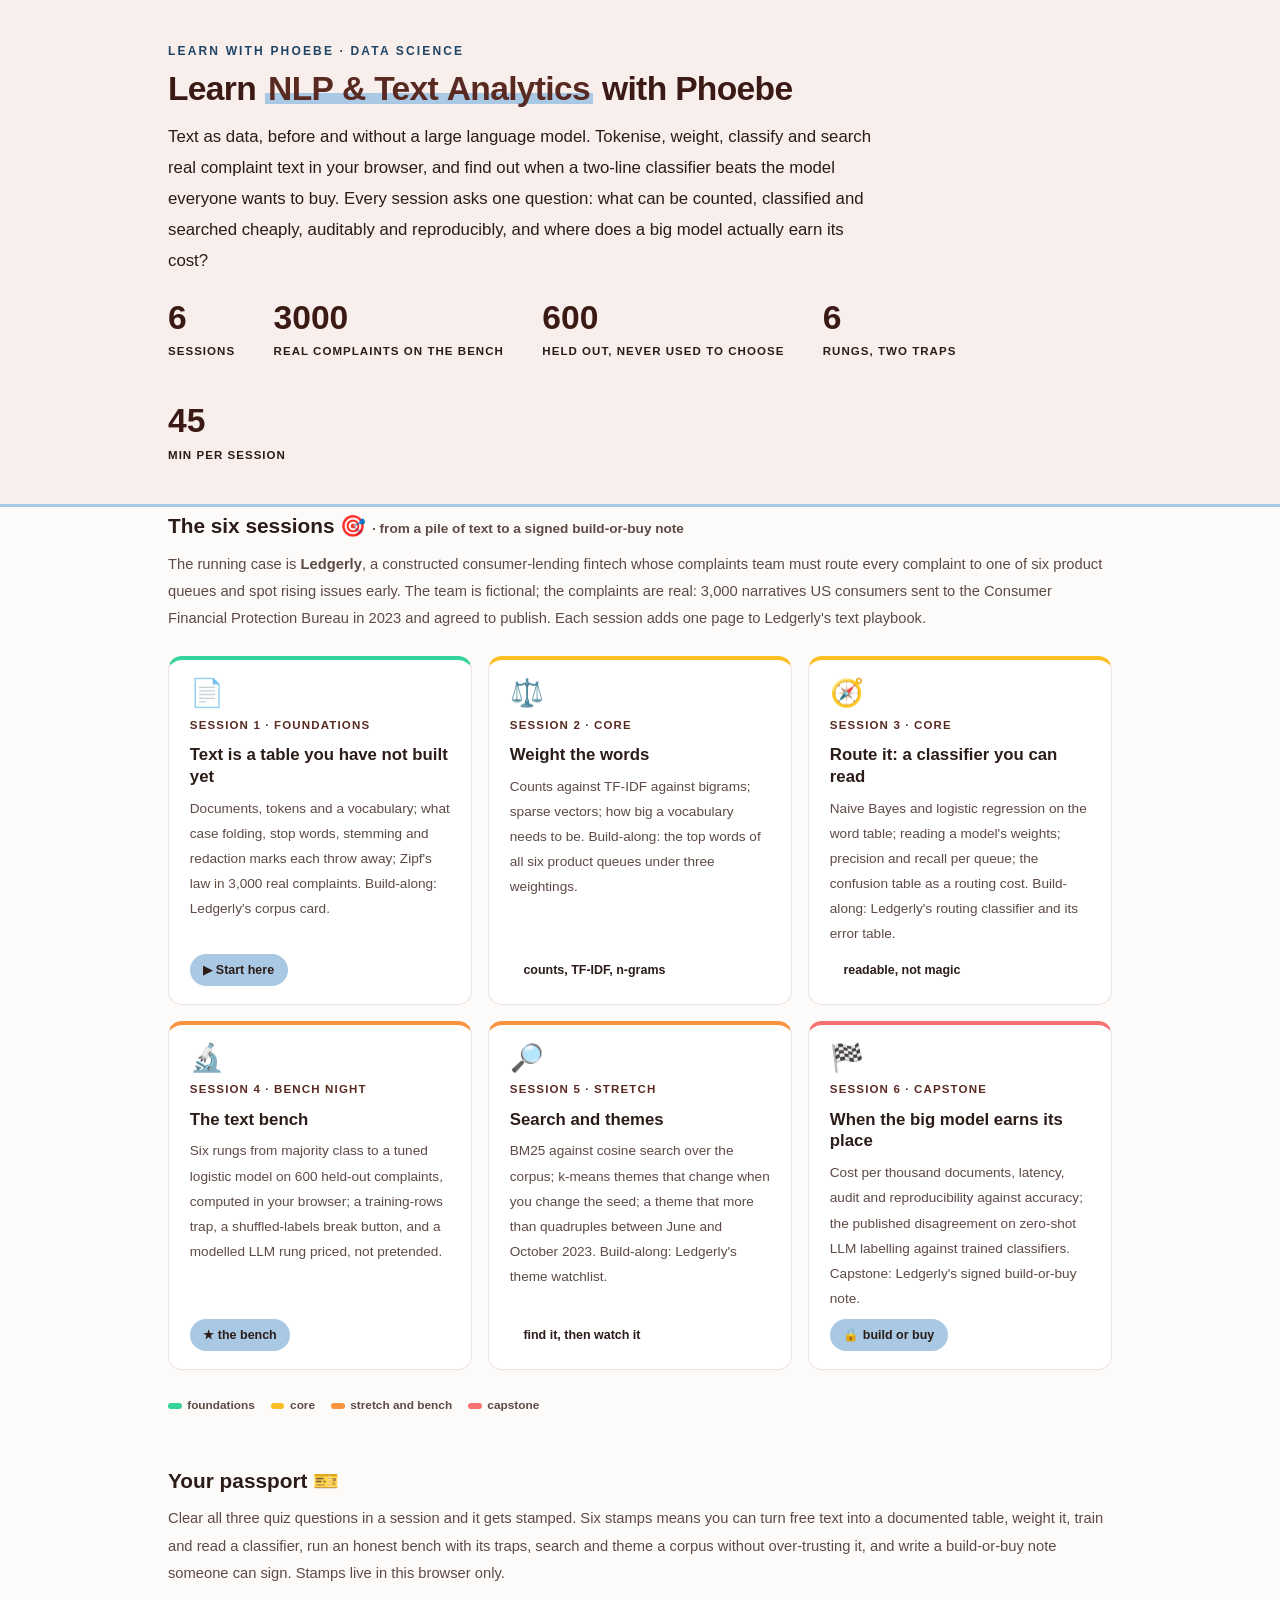
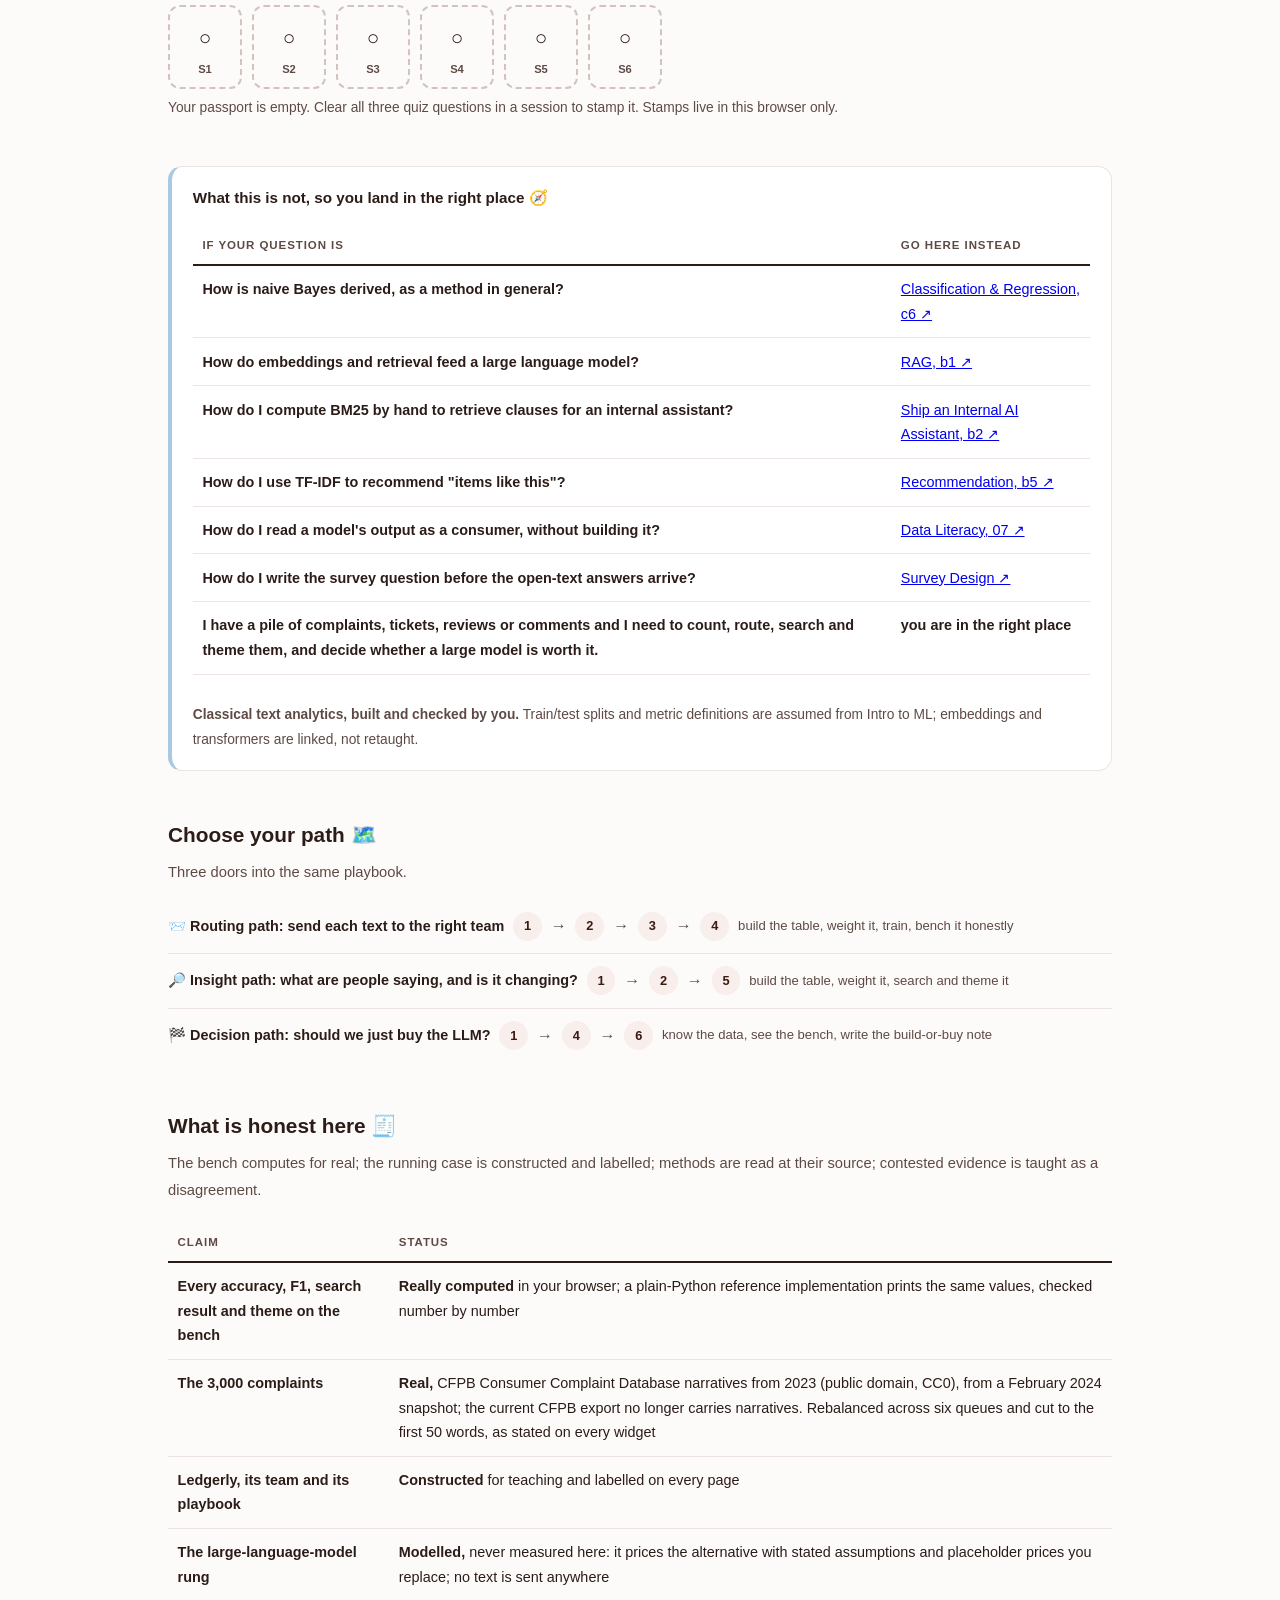
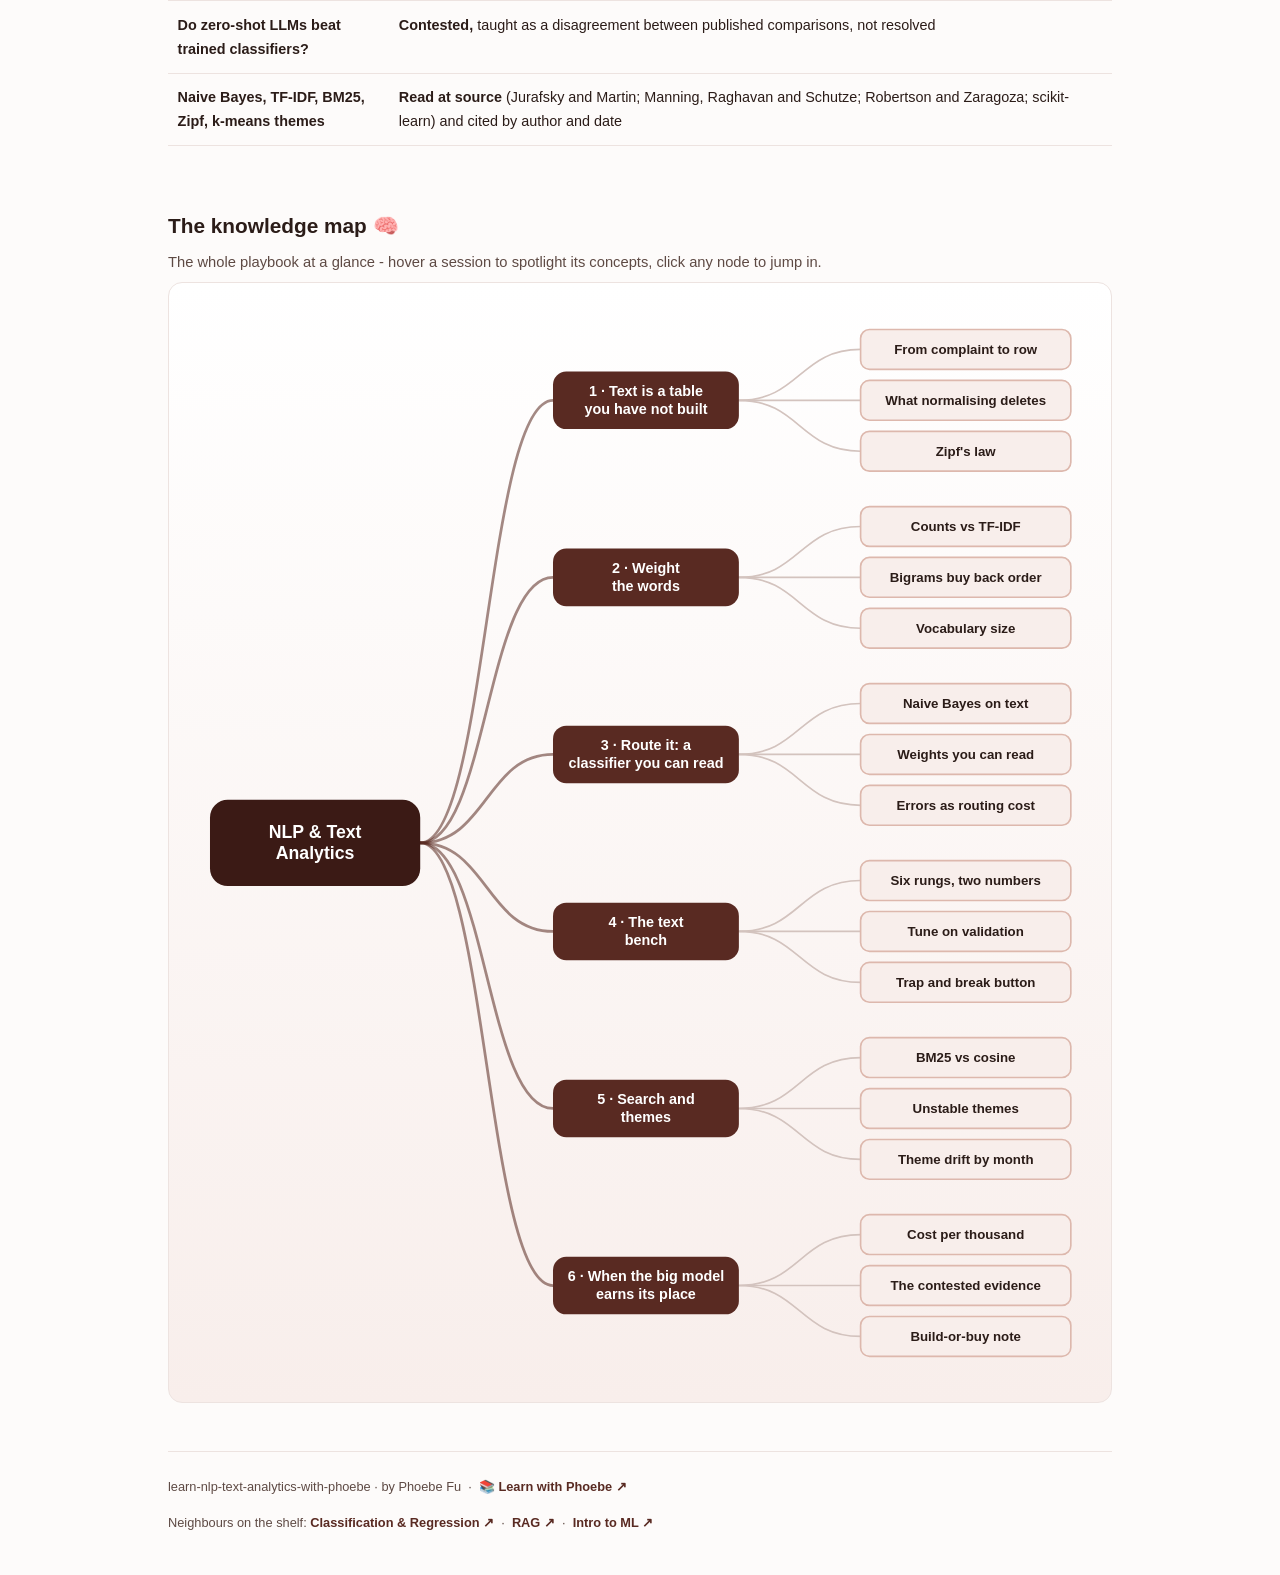
<file: index.html>
<!DOCTYPE html>
<html lang="en">
<head>
<meta charset="UTF-8">
<meta name="viewport" content="width=device-width, initial-scale=1.0">
<!-- social:start -->
<meta name="description" content="Six sessions on text as data, before and without a large language model. Tokenise, weight, classify and search 3,000 real consumer complaints in your browser, and find out when a two-line classifier beats the model everyone wants to buy. Free, by Phoebe Fu.">
<meta property="og:type" content="website">
<meta property="og:site_name" content="Learn with Phoebe">
<meta property="og:title" content="Learn NLP &amp; Text Analytics with Phoebe">
<meta property="og:description" content="Text as data, before and without a large language model. Tokenise, weight, classify and search real complaint text in your browser.">
<meta property="og:url" content="https://phoebefu6.github.io/learn-nlp-text-analytics-with-phoebe/">
<meta property="og:image" content="https://phoebefu6.github.io/learn-nlp-text-analytics-with-phoebe/assets/og-cover.png">
<meta property="og:image:width" content="1200">
<meta property="og:image:height" content="630">
<meta name="twitter:card" content="summary_large_image">
<meta name="twitter:title" content="Learn NLP &amp; Text Analytics with Phoebe">
<meta name="twitter:description" content="A real text bench in your browser: 3,000 real complaints, six classifiers, two traps, and a priced LLM alternative.">
<meta name="twitter:image" content="https://phoebefu6.github.io/learn-nlp-text-analytics-with-phoebe/assets/og-cover.png">
<!-- social:end -->
<title>Learn NLP &amp; Text Analytics with Phoebe</title>
<link rel="stylesheet" href="assets/style.css?v=3">
<style>

  .stats-row { display: flex; gap: 2.4rem; margin-top: 1.5rem; flex-wrap: wrap; }
  .stat b { display: block; font-size: 2.1rem; font-weight: 800; line-height: 1.05; font-variant-numeric: tabular-nums; }
  .stat span { font-size: .72rem; opacity: 1; text-transform: uppercase; letter-spacing: .09em; font-weight: 600; }

  .course-grid { display: grid; grid-template-columns: repeat(auto-fit, minmax(17rem, 1fr)); gap: 1rem; margin-top: 1.5rem; }
  .course-card {
    border: 1px solid var(--hairline);
    border-top: 4px solid var(--diff, var(--indigo));
    border-radius: var(--radius);
    padding: 1.2rem 1.3rem 1.1rem;
    display: flex;
    flex-direction: column;
    gap: .5rem;
    text-decoration: none;
    color: var(--ink);
    background: #fff;
    transition: box-shadow .15s ease, border-color .15s ease, transform .15s ease;
    position: relative;
  }
  .course-card:hover { border-color: var(--indigo-soft); border-top-color: var(--diff, var(--indigo)); box-shadow: 0 8px 28px rgba(var(--shadow-rgb),.16); transform: translateY(-3px); }
  .course-card .cicon { font-size: 1.7rem; line-height: 1; }
  .course-card .cnum { font-size: .72rem; font-weight: 700; color: var(--indigo); text-transform: uppercase; letter-spacing: .1em; }
  .course-card h3 { font-size: 1.05rem; font-weight: 800; line-height: 1.3; }
  .course-card p { font-size: .85rem; color: var(--muted); flex: 1; }
  .course-card .meta { display: flex; gap: .4rem; flex-wrap: wrap; }

  .diff-legend { display: flex; gap: 1rem; margin-top: 1.6rem; font-size: .74rem; color: var(--muted); font-weight: 600; flex-wrap: wrap; }
  .diff-legend i { display: inline-block; width: .85rem; height: .35rem; border-radius: 999px; margin-right: .35rem; vertical-align: middle; }

  .paths { margin-top: 2.6rem; }
  .paths h2 { font-size: 1.3rem; font-weight: 800; margin-bottom: .3rem; }
  .paths .plede { color: var(--muted); font-size: .92rem; margin-bottom: .8rem; }
  .path { display: flex; gap: .55rem; align-items: center; padding: .75rem 0; border-bottom: .5px solid var(--hairline); flex-wrap: wrap; }
  .path:last-child { border-bottom: none; }
  .path b { min-width: 15.5rem; font-size: .9rem; }
  .path .pstep { background: var(--indigo-50); color: var(--indigo-deep); border-radius: 999px; padding: .16rem .68rem; font-weight: 700; font-size: .8rem; text-decoration: none; transition: all .12s ease; }
  .path .pstep:hover { background: var(--indigo); color: #fff; }
  .path .parr { color: var(--muted); font-weight: 700; }

  .mm-section { margin-top: 1.6rem; }
  .mm-section h2 { font-size: 1.3rem; font-weight: 800; margin-bottom: .2rem; }
  .mm-section .mm-lede { color: var(--muted); font-size: .92rem; margin-bottom: .4rem; }
  .mm-wrap { border: 1px solid var(--hairline); border-radius: var(--radius); background: linear-gradient(180deg,#fff,var(--indigo-50)); padding: .6rem; overflow-x: auto; }
  .mm-svg { width: 100%; height: auto; display: block; max-width: 60rem; margin: 0 auto; min-width: 34rem; }
  .mm-link { cursor: pointer; text-decoration: none; }
  .mm-node rect { transition: opacity .15s ease, filter .15s ease; }
  .mm-node text { pointer-events: none; }
  .mm-link:hover .mm-node rect { filter: brightness(1.06); }
  .mm-edge { transition: opacity .15s ease; }

  .not-this { border: 1px solid var(--hairline); border-left: 4px solid var(--amber); border-radius: var(--radius); background: #fff; padding: 1.1rem 1.3rem; margin-top: 1.2rem; }
  .not-this h3 { font-size: .95rem; font-weight: 800; margin-bottom: .5rem; }
</style>
</head>
<body>

<header class="masthead">
  <div class="wrap">
    <div class="eyebrow">Learn with Phoebe · Data Science</div>
    <h1>Learn <span class="accent">NLP &amp; Text Analytics</span> with Phoebe</h1>
    <p class="sub">Text as data, before and without a large language model. Tokenise, weight, classify and search real complaint text in your browser, and find out when a two-line classifier beats the model everyone wants to buy. Every session asks one question: what can be counted, classified and searched cheaply, auditably and reproducibly, and where does a big model actually earn its cost?</p>
    <div class="stats-row">
      <div class="stat"><b data-count="6">6</b><span>sessions</span></div>
      <div class="stat"><b data-count="3000">3000</b><span>real complaints on the bench</span></div>
      <div class="stat"><b data-count="600">600</b><span>held out, never used to choose</span></div>
      <div class="stat"><b data-count="6">6</b><span>rungs, two traps</span></div>
      <div class="stat"><b data-count="45">45</b><span>min per session</span></div>
    </div>
  </div>
</header>

<main class="wrap">

  <section class="section">
    <div class="paths" style="margin-top:0">
      <h2>The six sessions 🎯 <span style="font-size:.85rem;font-weight:600;color:var(--muted)">· from a pile of text to a signed build-or-buy note</span></h2>
      <p class="plede">The running case is <strong>Ledgerly</strong>, a constructed consumer-lending fintech whose complaints team must route every complaint to one of six product queues and spot rising issues early. The team is fictional; the complaints are real: 3,000 narratives US consumers sent to the Consumer Financial Protection Bureau in 2023 and agreed to publish. Each session adds one page to Ledgerly's text playbook.</p>
    </div>
    <div class="course-grid">
      <a class="course-card" href="courses/01-text-is-a-table.html" style="--diff:#34D399">
        <span class="cicon">📄</span>
        <span class="cnum">Session 1 · foundations</span>
        <h3>Text is a table you have not built yet</h3>
        <p>Documents, tokens and a vocabulary; what case folding, stop words, stemming and redaction marks each throw away; Zipf's law in 3,000 real complaints. Build-along: Ledgerly's corpus card.</p>
        <span class="meta"><span class="pill amber">▶ Start here</span></span>
      </a>
      <a class="course-card" href="courses/02-weight-the-words.html" style="--diff:#FBBF24">
        <span class="cicon">⚖️</span>
        <span class="cnum">Session 2 · core</span>
        <h3>Weight the words</h3>
        <p>Counts against TF-IDF against bigrams; sparse vectors; how big a vocabulary needs to be. Build-along: the top words of all six product queues under three weightings.</p>
        <span class="meta"><span class="pill">counts, TF-IDF, n-grams</span></span>
      </a>
      <a class="course-card" href="courses/03-route-it.html" style="--diff:#FBBF24">
        <span class="cicon">🧭</span>
        <span class="cnum">Session 3 · core</span>
        <h3>Route it: a classifier you can read</h3>
        <p>Naive Bayes and logistic regression on the word table; reading a model's weights; precision and recall per queue; the confusion table as a routing cost. Build-along: Ledgerly's routing classifier and its error table.</p>
        <span class="meta"><span class="pill">readable, not magic</span></span>
      </a>
      <a class="course-card" href="courses/04-the-text-bench.html" style="--diff:#FB923C">
        <span class="cicon">🔬</span>
        <span class="cnum">Session 4 · bench night</span>
        <h3>The text bench</h3>
        <p>Six rungs from majority class to a tuned logistic model on 600 held-out complaints, computed in your browser; a training-rows trap, a shuffled-labels break button, and a modelled LLM rung priced, not pretended.</p>
        <span class="meta"><span class="pill amber">★ the bench</span></span>
      </a>
      <a class="course-card" href="courses/05-search-and-themes.html" style="--diff:#FB923C">
        <span class="cicon">🔎</span>
        <span class="cnum">Session 5 · stretch</span>
        <h3>Search and themes</h3>
        <p>BM25 against cosine search over the corpus; k-means themes that change when you change the seed; a theme that more than quadruples between June and October 2023. Build-along: Ledgerly's theme watchlist.</p>
        <span class="meta"><span class="pill">find it, then watch it</span></span>
      </a>
      <a class="course-card" href="courses/06-when-the-big-model-earns-its-place.html" style="--diff:#F87171">
        <span class="cicon">🏁</span>
        <span class="cnum">Session 6 · capstone</span>
        <h3>When the big model earns its place</h3>
        <p>Cost per thousand documents, latency, audit and reproducibility against accuracy; the published disagreement on zero-shot LLM labelling against trained classifiers. Capstone: Ledgerly's signed build-or-buy note.</p>
        <span class="meta"><span class="pill amber">🔒 build or buy</span></span>
      </a>
    </div>
    <div class="diff-legend">
      <span><i style="background:#34D399"></i>foundations</span>
      <span><i style="background:#FBBF24"></i>core</span>
      <span><i style="background:#FB923C"></i>stretch and bench</span>
      <span><i style="background:#F87171"></i>capstone</span>
    </div>
  </section>

  <section class="section">
    <div class="paths" style="margin-top:0">
      <h2>Your passport 🎫</h2>
      <p class="plede">Clear all three quiz questions in a session and it gets stamped. Six stamps means you can turn free text into a documented table, weight it, train and read a classifier, run an honest bench with its traps, search and theme a corpus without over-trusting it, and write a build-or-buy note someone can sign. Stamps live in this browser only.</p>
    </div>
    <div class="pp-strip"></div>
  </section>

  <section class="section">
    <div class="not-this">
      <h3>What this is not, so you land in the right place 🧭</h3>
      <table class="clean">
        <tr><th>If your question is</th><th>Go here instead</th></tr>
        <tr><td>How is naive Bayes derived, as a method in general?</td><td><a href="https://phoebefu6.github.io/learn-classification-regression-with-phoebe/courses/c6-naive-bayes.html">Classification &amp; Regression, c6 ↗</a></td></tr>
        <tr><td>How do embeddings and retrieval feed a large language model?</td><td><a href="https://phoebefu6.github.io/learn-rag-with-phoebe/courses/b1-embeddings.html">RAG, b1 ↗</a></td></tr>
        <tr><td>How do I compute BM25 by hand to retrieve clauses for an internal assistant?</td><td><a href="https://phoebefu6.github.io/learn-ship-internal-ai-assistant-with-phoebe/courses/b2-chunk-index-retrieve.html">Ship an Internal AI Assistant, b2 ↗</a></td></tr>
        <tr><td>How do I use TF-IDF to recommend "items like this"?</td><td><a href="https://phoebefu6.github.io/learn-recommendation-with-phoebe/courses/b5-content-based.html">Recommendation, b5 ↗</a></td></tr>
        <tr><td>How do I read a model's output as a consumer, without building it?</td><td><a href="https://phoebefu6.github.io/learn-data-literacy-with-phoebe/courses/07-ml-basics-segment.html">Data Literacy, 07 ↗</a></td></tr>
        <tr><td>How do I write the survey question before the open-text answers arrive?</td><td><a href="https://phoebefu6.github.io/learn-survey-design-with-phoebe/">Survey Design ↗</a></td></tr>
        <tr><td><strong>I have a pile of complaints, tickets, reviews or comments and I need to count, route, search and theme them, and decide whether a large model is worth it.</strong></td><td><strong>you are in the right place</strong></td></tr>
      </table>
      <p style="margin-top:.7rem;font-size:.86rem;color:var(--muted)"><strong>Classical text analytics, built and checked by you.</strong> Train/test splits and metric definitions are assumed from Intro to ML; embeddings and transformers are linked, not retaught.</p>
    </div>
  </section>

  <section class="section">
    <div class="paths">
      <h2>Choose your path 🗺️</h2>
      <p class="plede">Three doors into the same playbook.</p>
      <div class="path"><b>📨 Routing path: send each text to the right team</b>
        <a class="pstep" href="courses/01-text-is-a-table.html">1</a><span class="parr">→</span>
        <a class="pstep" href="courses/02-weight-the-words.html">2</a><span class="parr">→</span>
        <a class="pstep" href="courses/03-route-it.html">3</a><span class="parr">→</span>
        <a class="pstep" href="courses/04-the-text-bench.html">4</a>
        <span style="font-size:.82rem;color:var(--muted)">build the table, weight it, train, bench it honestly</span>
      </div>
      <div class="path"><b>🔎 Insight path: what are people saying, and is it changing?</b>
        <a class="pstep" href="courses/01-text-is-a-table.html">1</a><span class="parr">→</span>
        <a class="pstep" href="courses/02-weight-the-words.html">2</a><span class="parr">→</span>
        <a class="pstep" href="courses/05-search-and-themes.html">5</a>
        <span style="font-size:.82rem;color:var(--muted)">build the table, weight it, search and theme it</span>
      </div>
      <div class="path"><b>🏁 Decision path: should we just buy the LLM?</b>
        <a class="pstep" href="courses/01-text-is-a-table.html">1</a><span class="parr">→</span>
        <a class="pstep" href="courses/04-the-text-bench.html">4</a><span class="parr">→</span>
        <a class="pstep" href="courses/06-when-the-big-model-earns-its-place.html">6</a>
        <span style="font-size:.82rem;color:var(--muted)">know the data, see the bench, write the build-or-buy note</span>
      </div>
    </div>
  </section>

  <section class="section">
    <div class="paths" style="margin-top:0">
      <h2>What is honest here 🧾</h2>
      <p class="plede">The bench computes for real; the running case is constructed and labelled; methods are read at their source; contested evidence is taught as a disagreement.</p>
    </div>
    <table class="clean">
      <tr><th>Claim</th><th>Status</th></tr>
      <tr><td>Every accuracy, F1, search result and theme on the bench</td><td><strong>Really computed</strong> in your browser; a plain-Python reference implementation prints the same values, checked number by number</td></tr>
      <tr><td>The 3,000 complaints</td><td><strong>Real,</strong> CFPB Consumer Complaint Database narratives from 2023 (public domain, CC0), from a February 2024 snapshot; the current CFPB export no longer carries narratives. Rebalanced across six queues and cut to the first 50 words, as stated on every widget</td></tr>
      <tr><td>Ledgerly, its team and its playbook</td><td><strong>Constructed</strong> for teaching and labelled on every page</td></tr>
      <tr><td>The large-language-model rung</td><td><strong>Modelled,</strong> never measured here: it prices the alternative with stated assumptions and placeholder prices you replace; no text is sent anywhere</td></tr>
      <tr><td>Do zero-shot LLMs beat trained classifiers?</td><td><strong>Contested,</strong> taught as a disagreement between published comparisons, not resolved</td></tr>
      <tr><td>Naive Bayes, TF-IDF, BM25, Zipf, k-means themes</td><td><strong>Read at source</strong> (Jurafsky and Martin; Manning, Raghavan and Schutze; Robertson and Zaragoza; scikit-learn) and cited by author and date</td></tr>
    </table>
  </section>

  <section class="section mm-section">
    <h2>The knowledge map 🧠</h2>
    <p class="mm-lede">The whole playbook at a glance - hover a session to spotlight its concepts, click any node to jump in.</p>
    <div class="mm-wrap"><div id="mindmap"></div></div>
  </section>

  <footer class="pagefoot">
    <span>learn-nlp-text-analytics-with-phoebe · by Phoebe Fu &nbsp;·&nbsp; 📚 <a href="https://phoebefu6.github.io/learn-with-phoebe/">Learn with Phoebe ↗</a></span>
    <span>Neighbours on the shelf: <a href="https://phoebefu6.github.io/learn-classification-regression-with-phoebe/">Classification &amp; Regression ↗</a> &nbsp;·&nbsp; <a href="https://phoebefu6.github.io/learn-rag-with-phoebe/">RAG ↗</a> &nbsp;·&nbsp; <a href="https://phoebefu6.github.io/learn-intro-ml-with-phoebe/">Intro to ML ↗</a></span>
  </footer>

</main>

<script>
window.MINDMAP_DATA = {
 "title": "NLP & Text\nAnalytics",
 "centerColor": "#3B1A15",
 "sessions": [
  {
   "label": "Text is a table\nyou have not built",
   "href": "courses/01-text-is-a-table.html",
   "color": "#34D399",
   "concepts": [
    {
     "label": "From complaint to row",
     "href": "courses/01-text-is-a-table.html"
    },
    {
     "label": "What normalising deletes",
     "href": "courses/01-text-is-a-table.html"
    },
    {
     "label": "Zipf's law",
     "href": "courses/01-text-is-a-table.html"
    }
   ]
  },
  {
   "label": "Weight\nthe words",
   "href": "courses/02-weight-the-words.html",
   "color": "#FBBF24",
   "concepts": [
    {
     "label": "Counts vs TF-IDF",
     "href": "courses/02-weight-the-words.html"
    },
    {
     "label": "Bigrams buy back order",
     "href": "courses/02-weight-the-words.html"
    },
    {
     "label": "Vocabulary size",
     "href": "courses/02-weight-the-words.html"
    }
   ]
  },
  {
   "label": "Route it: a\nclassifier you can read",
   "href": "courses/03-route-it.html",
   "color": "#FBBF24",
   "concepts": [
    {
     "label": "Naive Bayes on text",
     "href": "courses/03-route-it.html"
    },
    {
     "label": "Weights you can read",
     "href": "courses/03-route-it.html"
    },
    {
     "label": "Errors as routing cost",
     "href": "courses/03-route-it.html"
    }
   ]
  },
  {
   "label": "The text\nbench",
   "href": "courses/04-the-text-bench.html",
   "color": "#FB923C",
   "concepts": [
    {
     "label": "Six rungs, two numbers",
     "href": "courses/04-the-text-bench.html"
    },
    {
     "label": "Tune on validation",
     "href": "courses/04-the-text-bench.html"
    },
    {
     "label": "Trap and break button",
     "href": "courses/04-the-text-bench.html"
    }
   ]
  },
  {
   "label": "Search and\nthemes",
   "href": "courses/05-search-and-themes.html",
   "color": "#FB923C",
   "concepts": [
    {
     "label": "BM25 vs cosine",
     "href": "courses/05-search-and-themes.html"
    },
    {
     "label": "Unstable themes",
     "href": "courses/05-search-and-themes.html"
    },
    {
     "label": "Theme drift by month",
     "href": "courses/05-search-and-themes.html"
    }
   ]
  },
  {
   "label": "When the big model\nearns its place",
   "href": "courses/06-when-the-big-model-earns-its-place.html",
   "color": "#F87171",
   "concepts": [
    {
     "label": "Cost per thousand",
     "href": "courses/06-when-the-big-model-earns-its-place.html"
    },
    {
     "label": "The contested evidence",
     "href": "courses/06-when-the-big-model-earns-its-place.html"
    },
    {
     "label": "Build-or-buy note",
     "href": "courses/06-when-the-big-model-earns-its-place.html"
    }
   ]
  }
 ]
};
</script>
<script src="assets/mindmap.js?v=1"></script>
<script src="assets/app.js?v=2"></script>
</body>
</html>
</file>
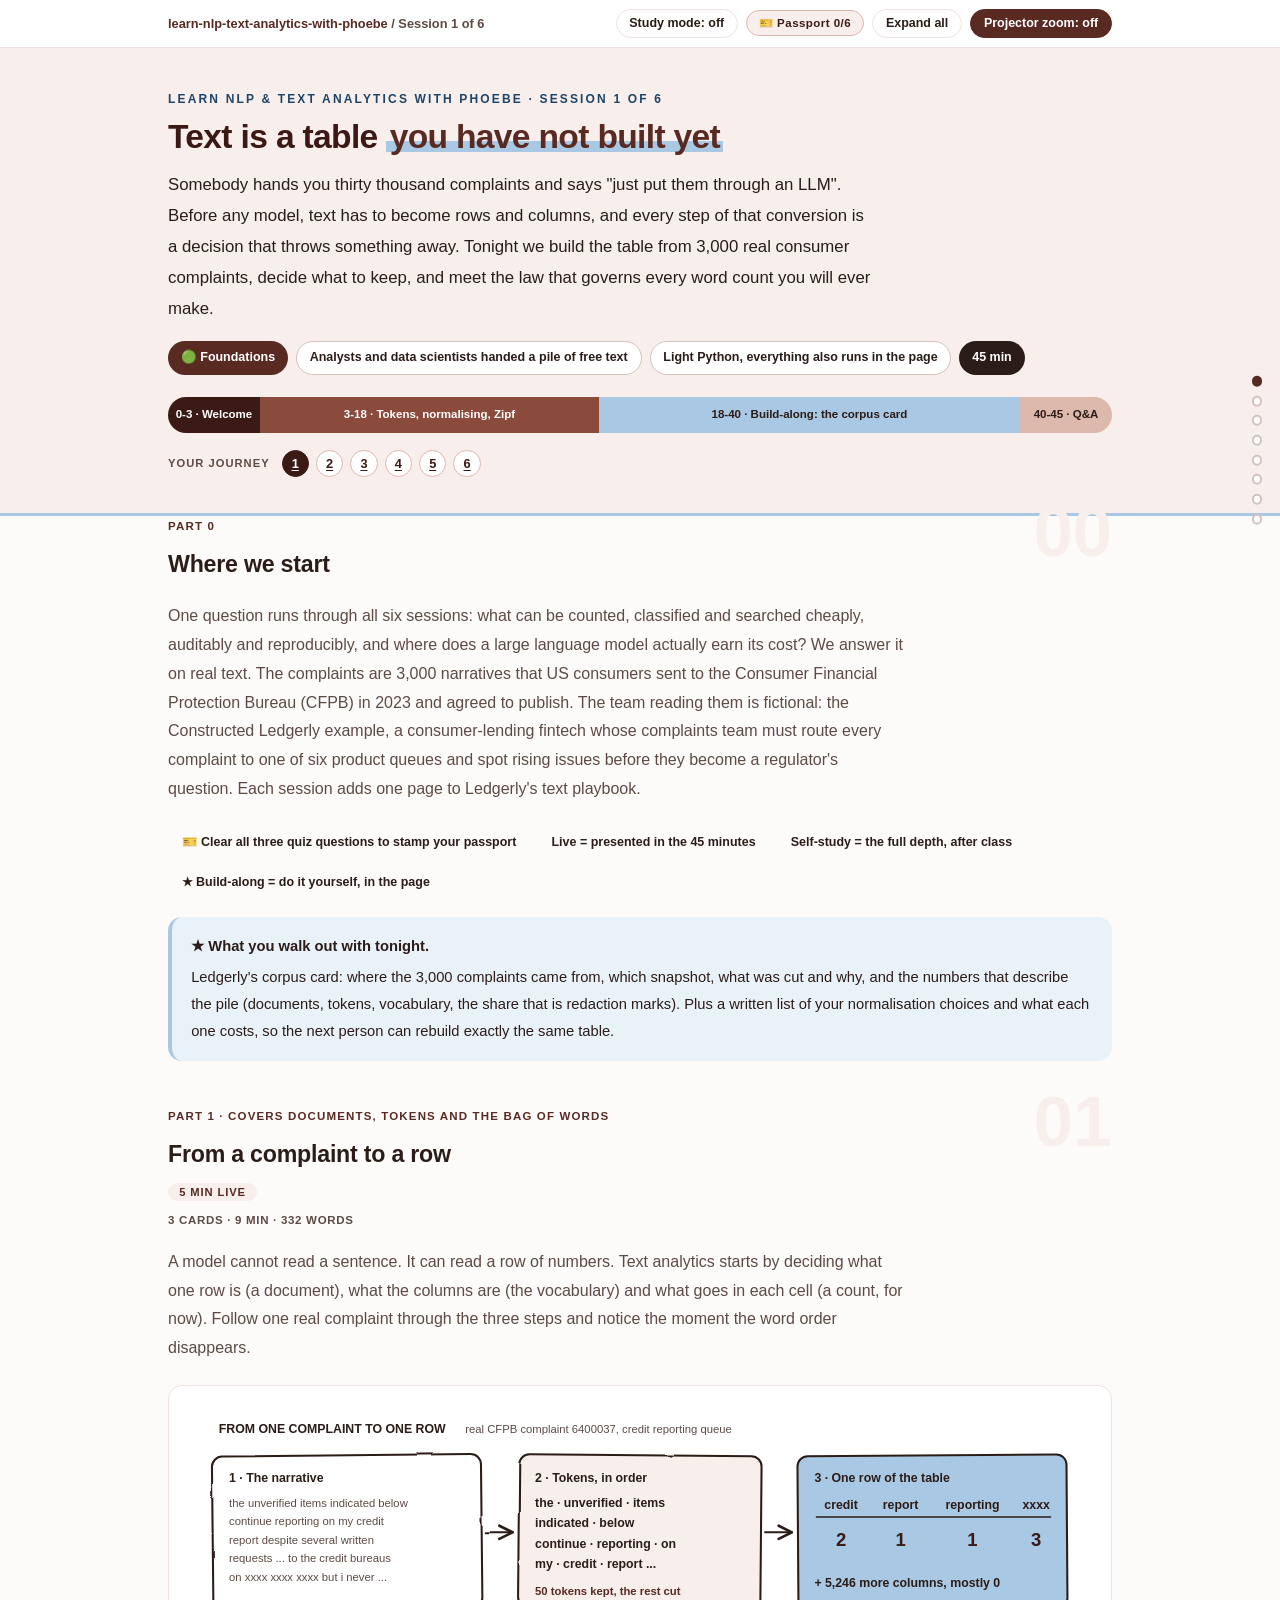
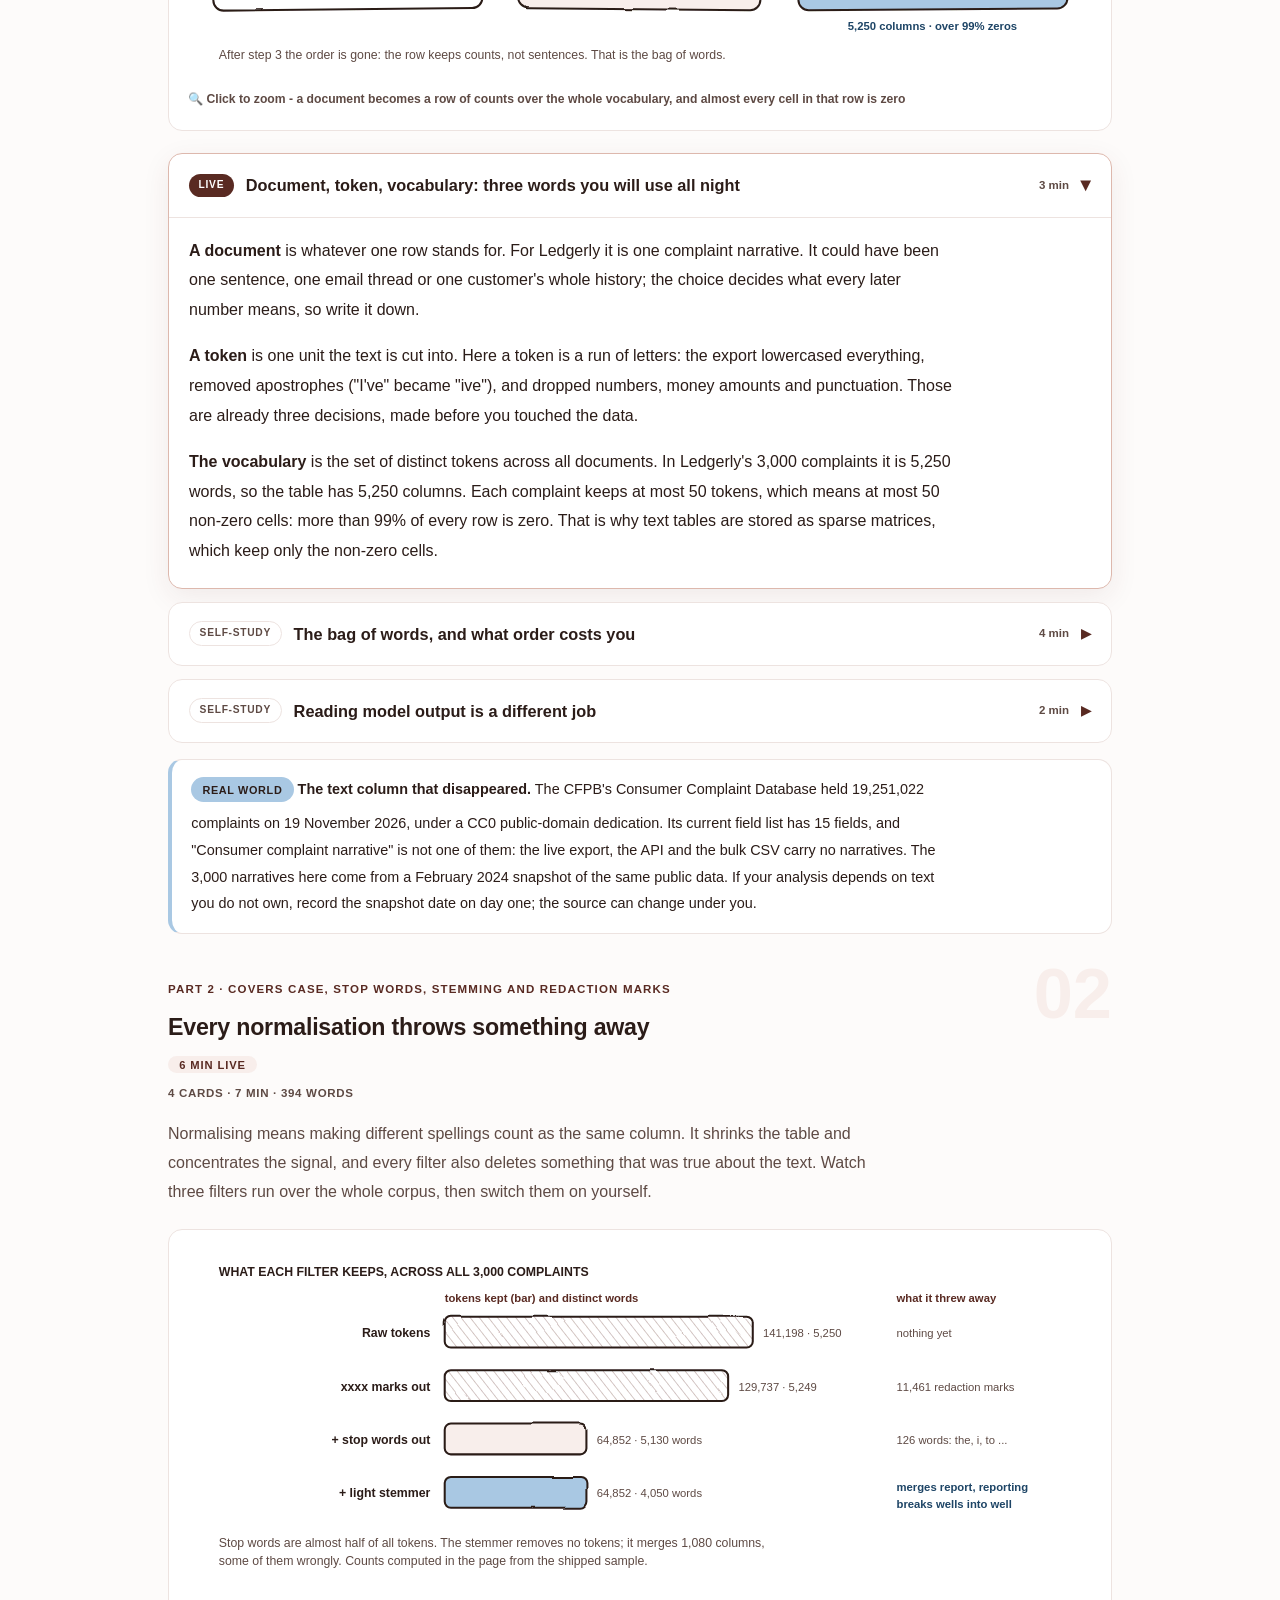
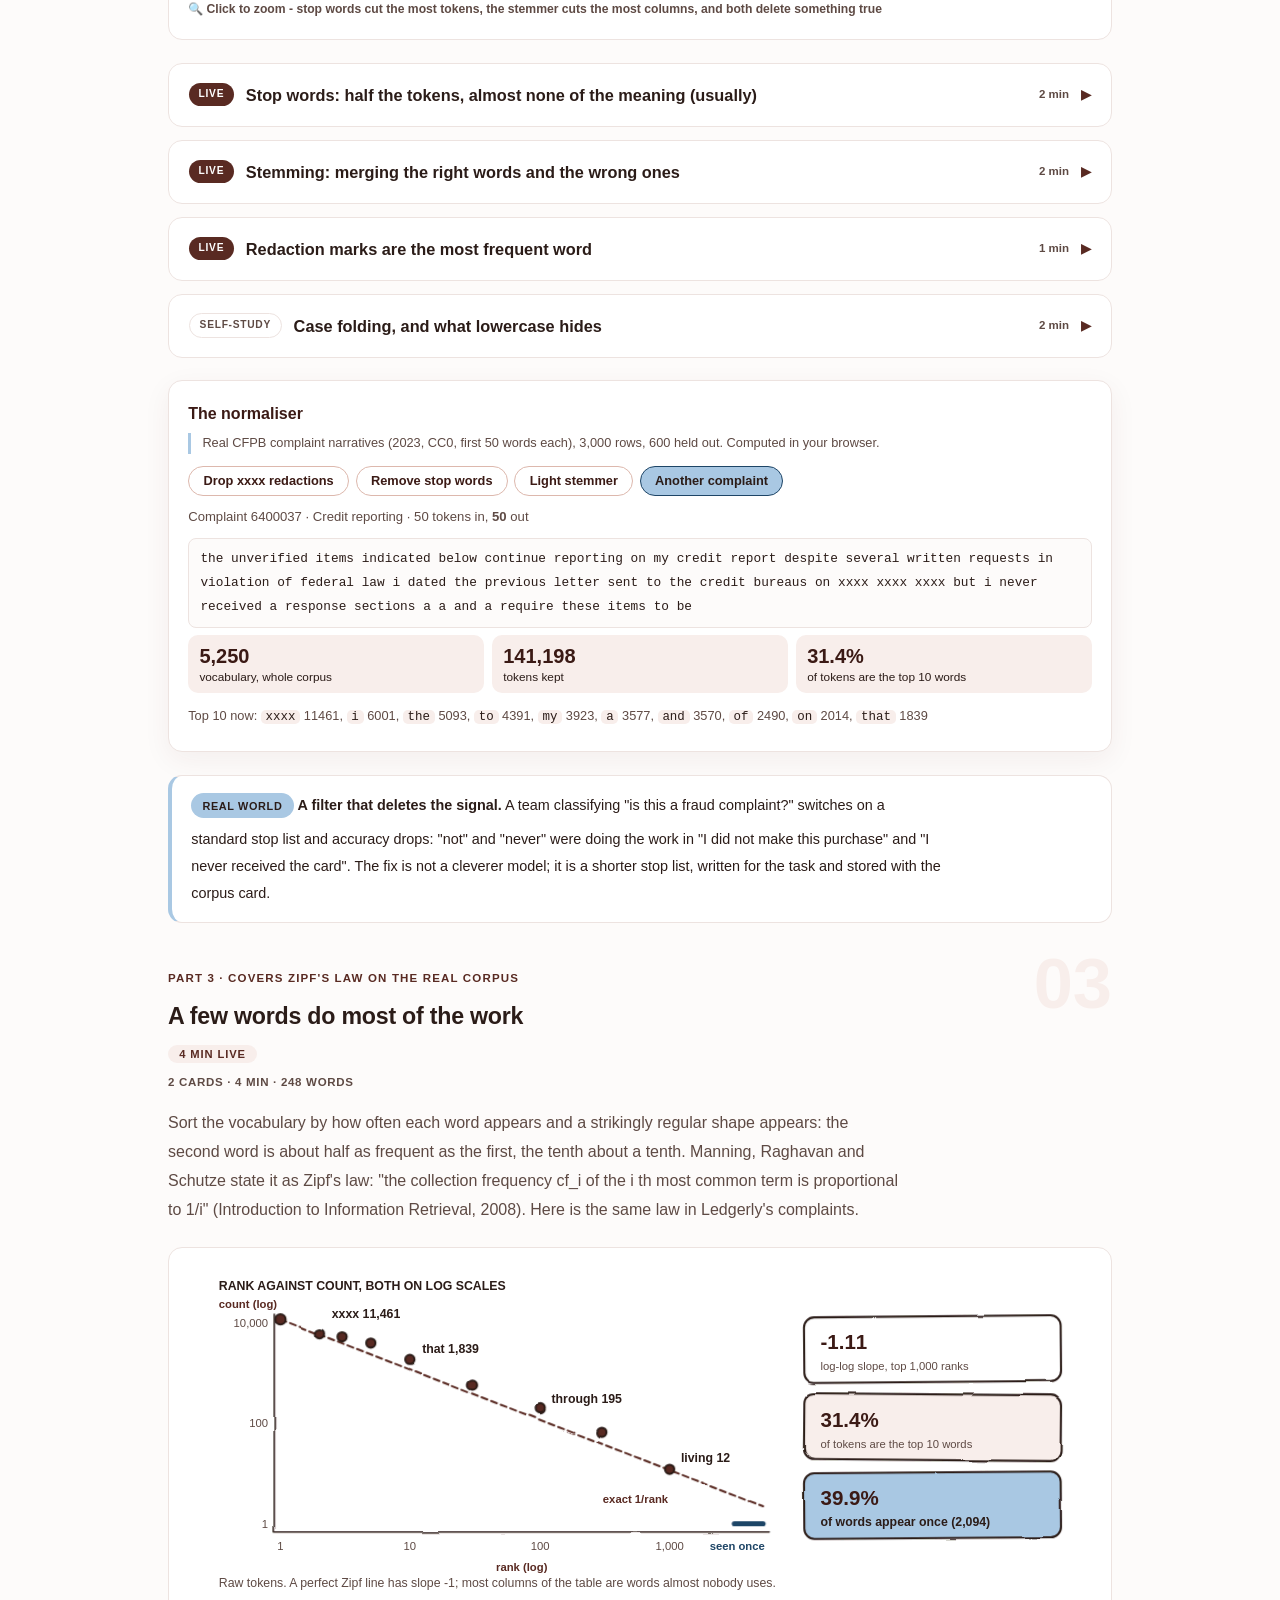
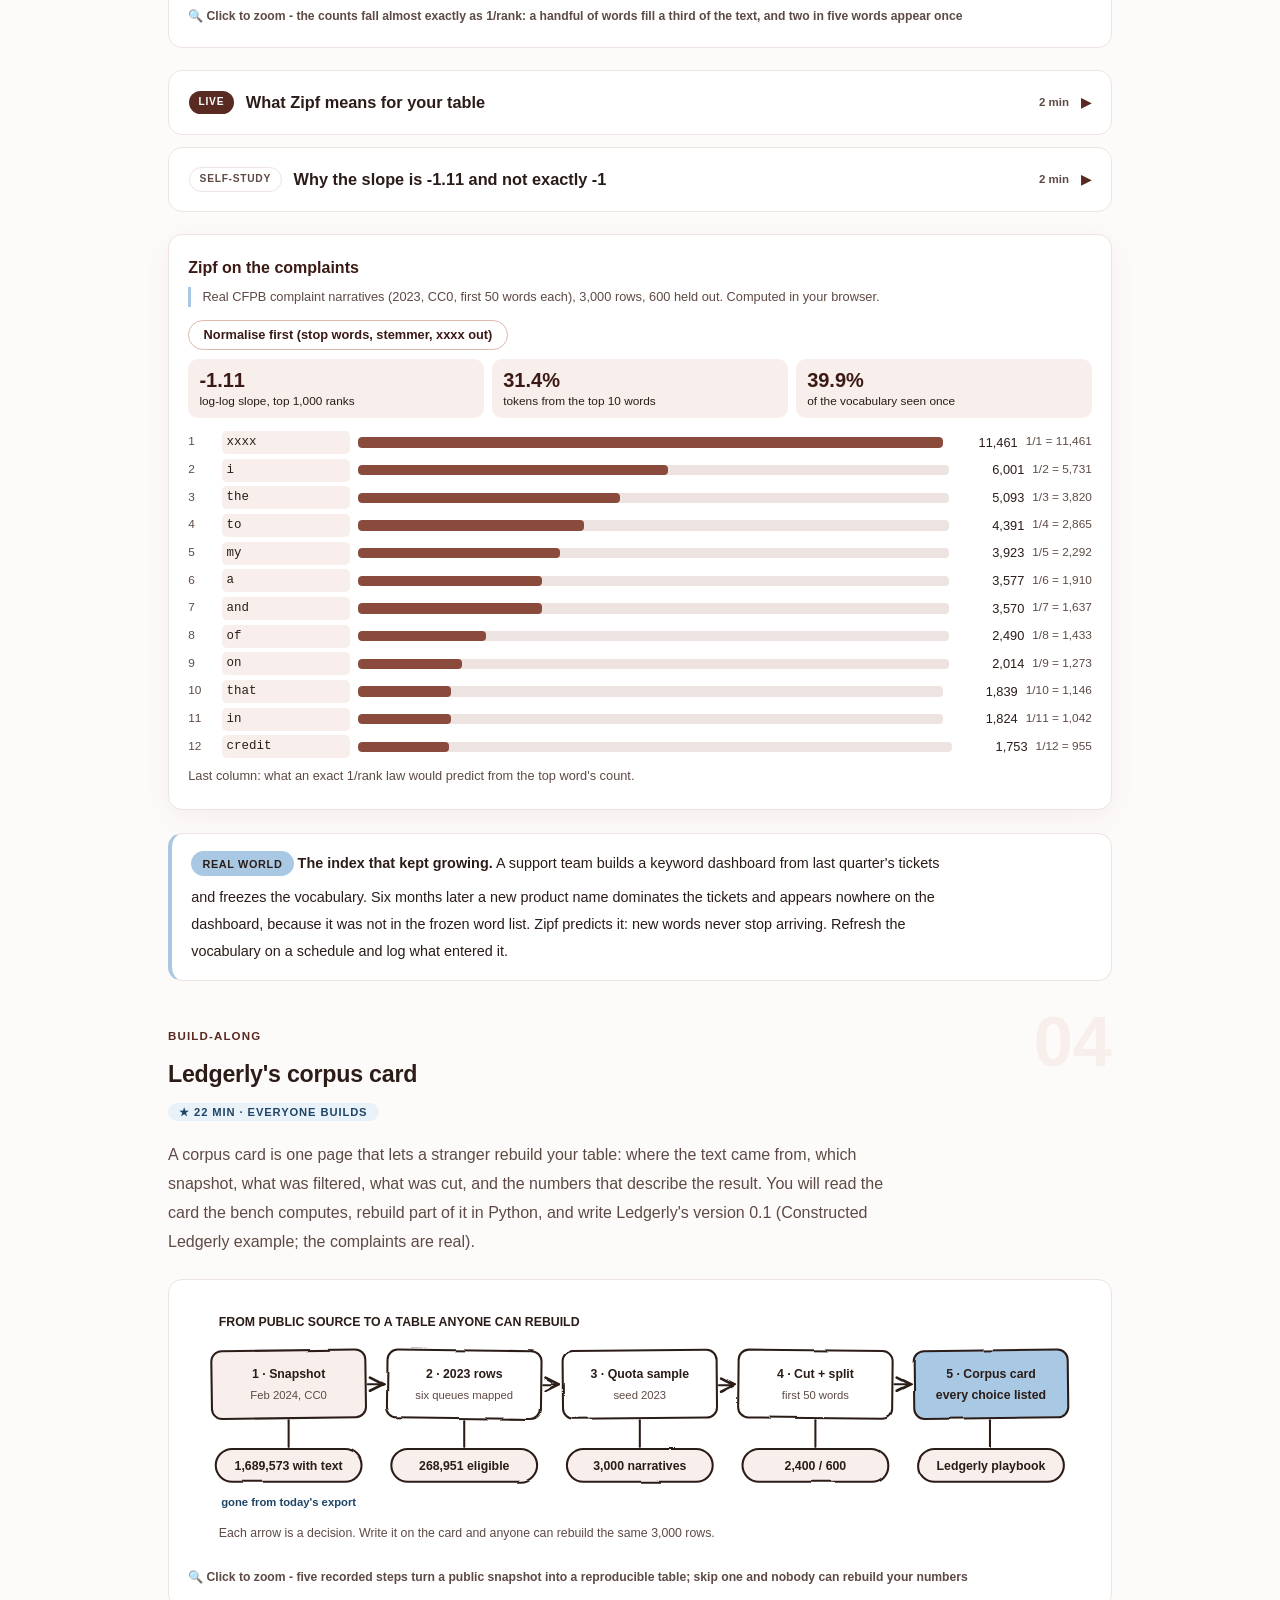
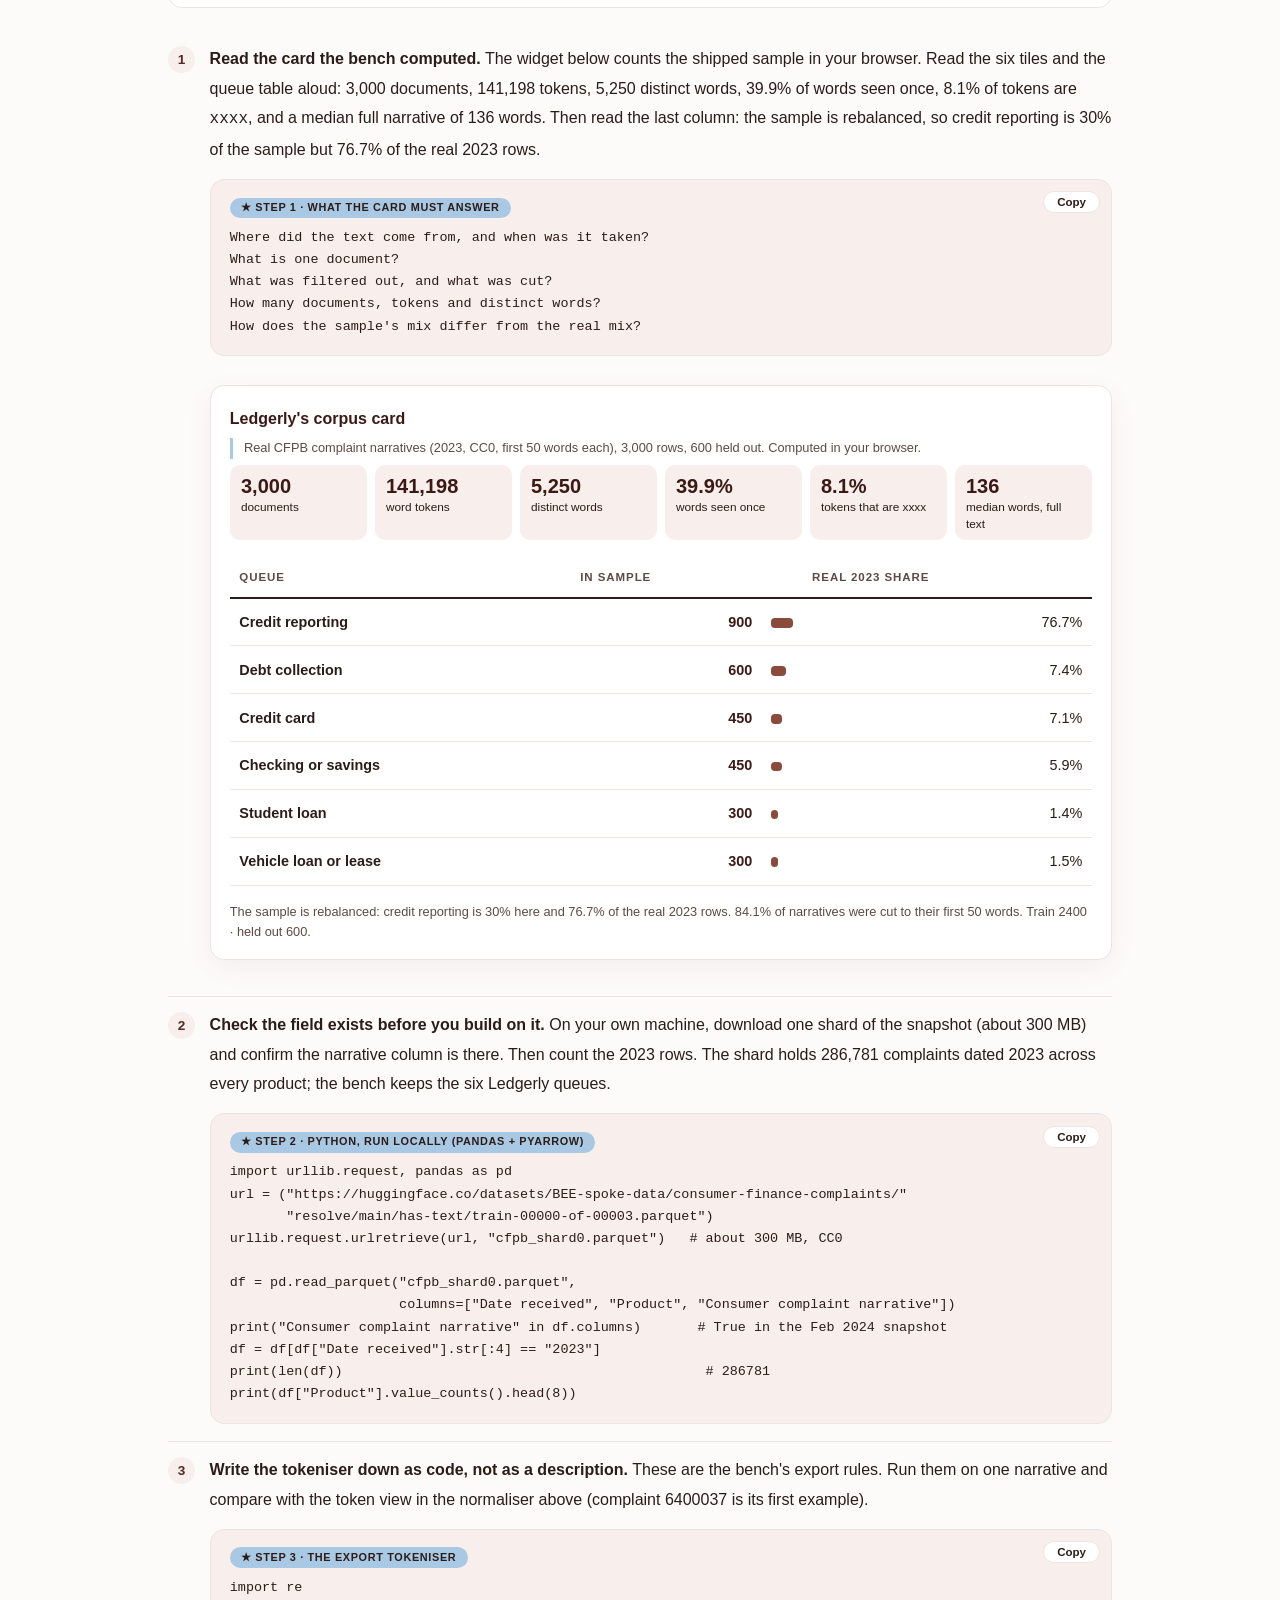
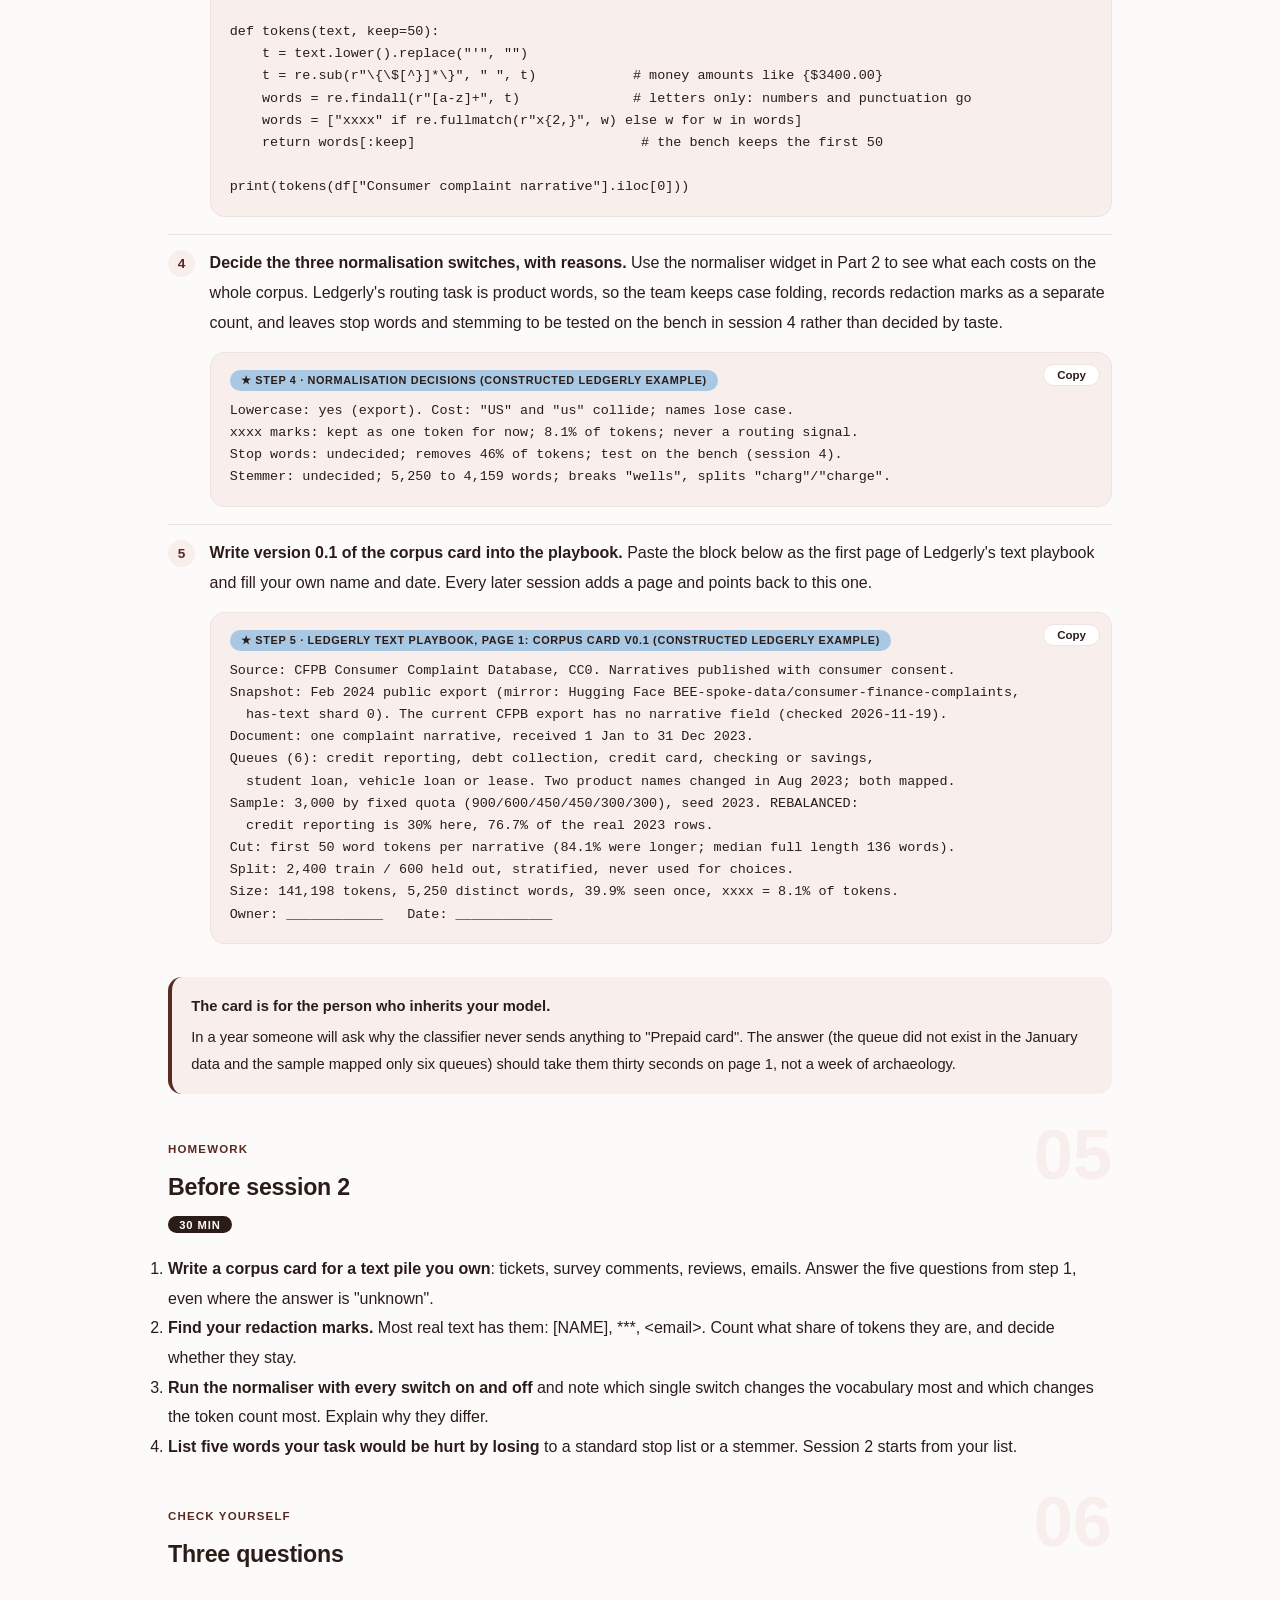
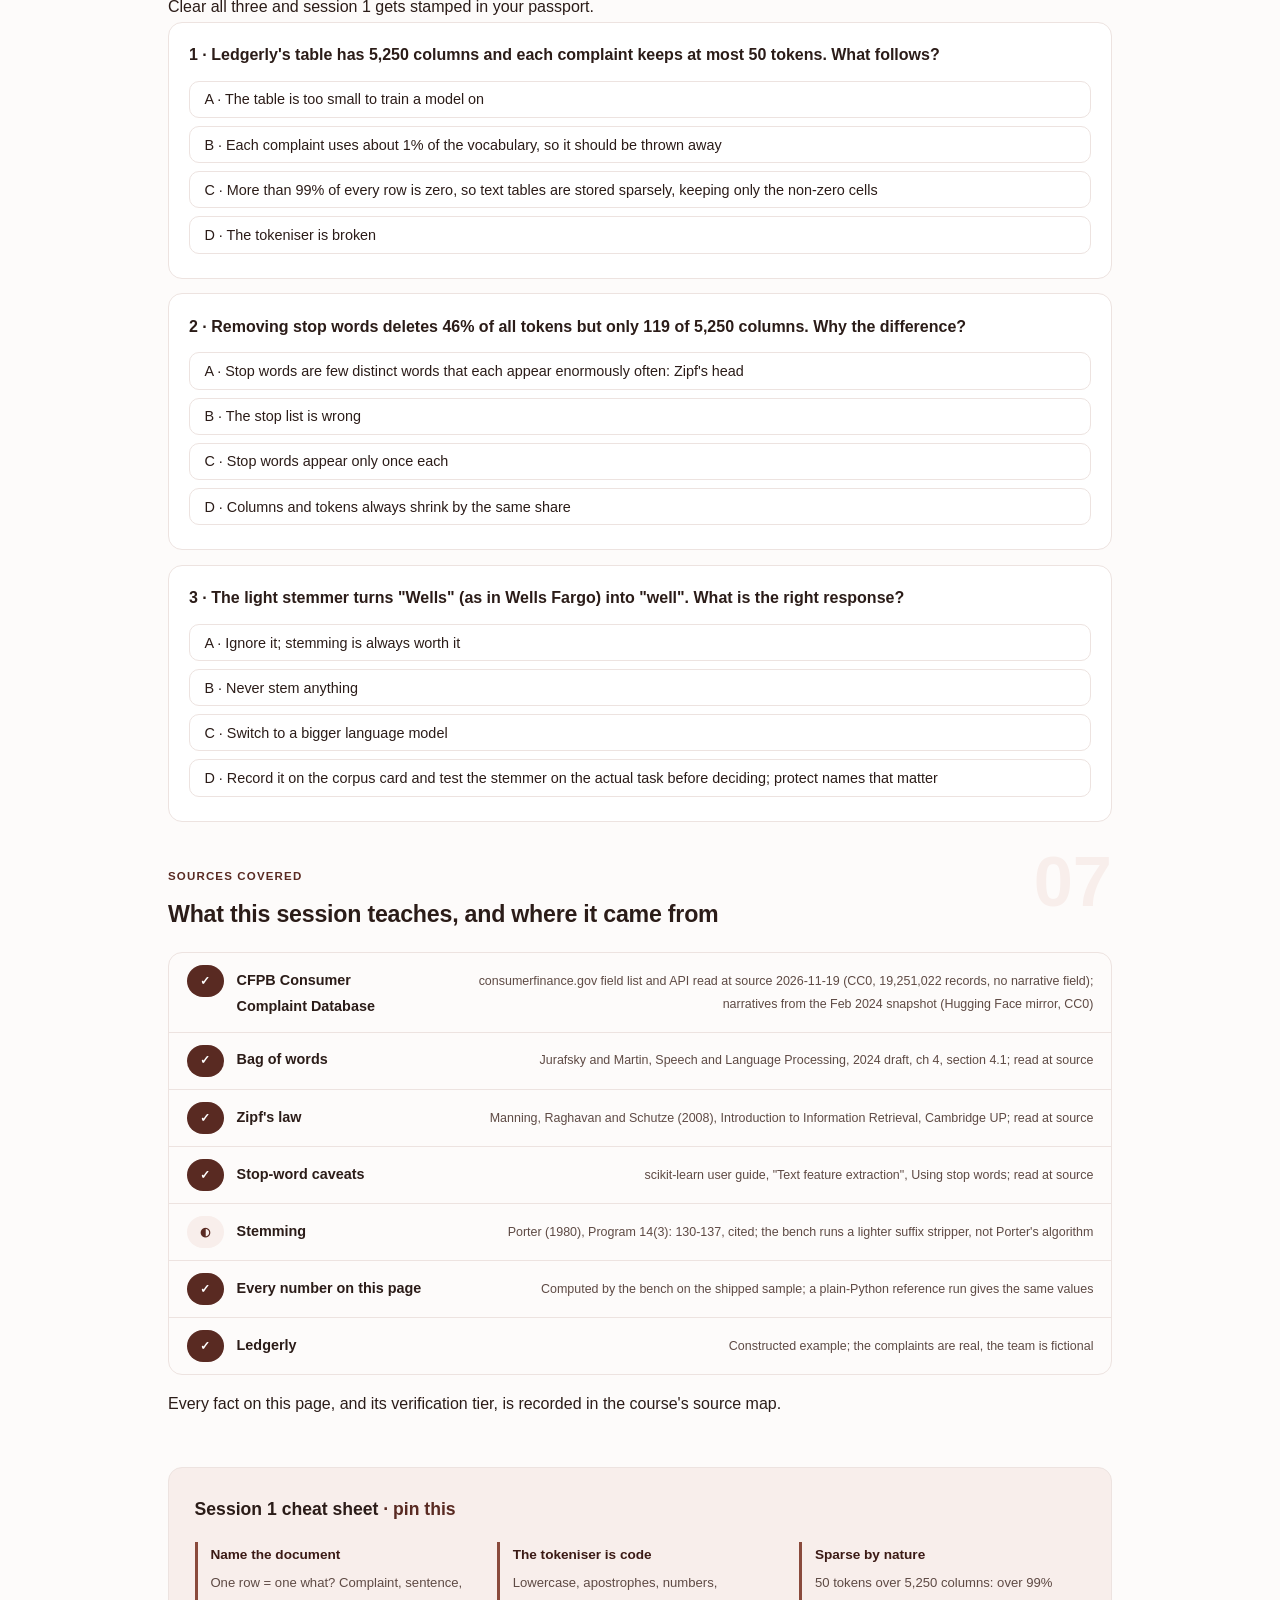
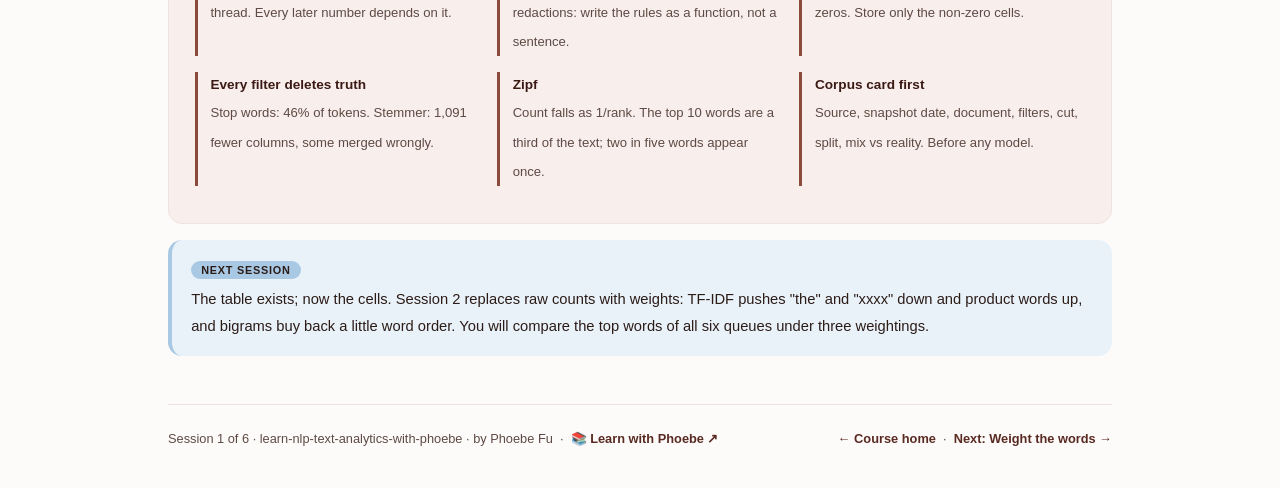
<file: courses/01-text-is-a-table.html>
<!DOCTYPE html>
<html lang="en">
<head>
<meta charset="UTF-8">
<meta name="viewport" content="width=device-width, initial-scale=1.0">
<!-- social:start -->
<meta name="description" content="Session 1 of 6. Documents, tokens and a vocabulary: turn 3,000 real CFPB complaint narratives into a table, see what every normalisation choice throws away, and watch Zipf's law appear in the counts.">
<meta property="og:type" content="article">
<meta property="og:site_name" content="Learn with Phoebe">
<meta property="og:title" content="Text is a table you have not built yet - learn NLP and text analytics with phoebe">
<meta property="og:description" content="Session 1 of 6. Tokens, vocabulary, normalisation and Zipf's law on real complaint text, computed in your browser.">
<meta property="og:url" content="https://phoebefu6.github.io/learn-nlp-text-analytics-with-phoebe/courses/01-text-is-a-table.html">
<meta property="og:image" content="https://phoebefu6.github.io/learn-nlp-text-analytics-with-phoebe/assets/og-cover.png">
<meta property="og:image:width" content="1200">
<meta property="og:image:height" content="630">
<meta name="twitter:card" content="summary_large_image">
<meta name="twitter:title" content="Text is a table you have not built yet - learn NLP and text analytics with phoebe">
<meta name="twitter:description" content="Session 1 of 6. Tokens, vocabulary, normalisation and Zipf's law on real complaint text.">
<meta name="twitter:image" content="https://phoebefu6.github.io/learn-nlp-text-analytics-with-phoebe/assets/og-cover.png">
<!-- social:end -->
<title>Session 1 · Text is a table you have not built yet - learn NLP and text analytics with phoebe</title>
<link rel="stylesheet" href="../assets/style.css?v=3">
</head>
<body>

<div class="toolbar">
  <div class="wrap">
    <span class="crumb"><a href="../index.html">learn-nlp-text-analytics-with-phoebe</a> / Session 1 of 6</span>
    <button class="btn" id="toggle-all" type="button">Expand all</button>
    <button class="btn primary" id="zoom-toggle" type="button">Projector zoom: off</button>
  </div>
</div>

<header class="masthead">
  <div class="wrap">
    <div class="eyebrow">Learn NLP &amp; Text Analytics with Phoebe · Session 1 of 6</div>
    <h1>Text is a table <span class="accent">you have not built yet</span></h1>
    <p class="sub">Somebody hands you thirty thousand complaints and says "just put them through an LLM". Before any model, text has to become rows and columns, and every step of that conversion is a decision that throws something away. Tonight we build the table from 3,000 real consumer complaints, decide what to keep, and meet the law that governs every word count you will ever make.</p>
    <div class="chip-row">
      <span class="chip level">🟢 Foundations</span>
      <span class="chip audience">Analysts and data scientists handed a pile of free text</span>
      <span class="chip audience">Light Python, everything also runs in the page</span>
      <span class="chip time">45 min</span>
    </div>
    <div class="agenda">
      <span class="a1" style="flex:1">0-3 · Welcome</span>
      <span class="a2" style="flex:4">3-18 · Tokens, normalising, Zipf</span>
      <span class="a3" style="flex:5">18-40 · Build-along: the corpus card</span>
      <span class="a4" style="flex:1">40-45 · Q&amp;A</span>
    </div>
  </div>
</header>

<main class="wrap">

  <section class="section" id="intro">
    <div class="section-kicker">
      <span class="klabel">Part 0</span>
      <h2>Where we start</h2>
    </div>
    <p class="lede">One question runs through all six sessions: what can be counted, classified and searched cheaply, auditably and reproducibly, and where does a large language model actually earn its cost? We answer it on real text. The complaints are 3,000 narratives that US consumers sent to the Consumer Financial Protection Bureau (CFPB) in 2023 and agreed to publish. The team reading them is fictional: the Constructed Ledgerly example, a consumer-lending fintech whose complaints team must route every complaint to one of six product queues and spot rising issues before they become a regulator's question. Each session adds one page to Ledgerly's text playbook.</p>

    <div class="legend">
      <span class="pill">🎫 Clear all three quiz questions to stamp your passport</span>
      <span class="pill">Live = presented in the 45 minutes</span>
      <span class="pill">Self-study = the full depth, after class</span>
      <span class="pill">★ Build-along = do it yourself, in the page</span>
    </div>

    <div class="callout win">
      <p><strong>★ What you walk out with tonight.</strong> Ledgerly's corpus card: where the 3,000 complaints came from, which snapshot, what was cut and why, and the numbers that describe the pile (documents, tokens, vocabulary, the share that is redaction marks). Plus a written list of your normalisation choices and what each one costs, so the next person can rebuild exactly the same table.</p>
    </div>
  </section>

  <section class="section" id="part-1">
    <div class="section-kicker">
      <span class="klabel">Part 1 · covers documents, tokens and the bag of words</span>
      <h2>From a complaint to a row</h2>
      <span class="tag concept">5 min live</span>
    </div>
    <p class="lede">A model cannot read a sentence. It can read a row of numbers. Text analytics starts by deciding what one row is (a document), what the columns are (the vocabulary) and what goes in each cell (a count, for now). Follow one real complaint through the three steps and notice the moment the word order disappears.</p>

    <figure class="zoomable">
      <svg viewBox="0 0 880 266" xmlns="http://www.w3.org/2000/svg" role="img" aria-label="Three boxes for real CFPB complaint 6400037. Box 1, the narrative: the unverified items indicated below continue reporting on my credit report, and so on. Box 2, the tokens in order: the, unverified, items, indicated, below, continue, reporting, on, my, credit, report; 50 tokens kept. Box 3, one row of the table: credit 2, report 1, reporting 1, xxxx 3, plus 5,246 more columns, mostly zero. The row is highlighted. Note: after step 3 the order is gone; the row keeps counts, not sentences.">
        <defs>
          <filter id="s1aSk" x="-3%" y="-3%" width="106%" height="106%"><feTurbulence type="fractalNoise" baseFrequency="0.02" numOctaves="2" seed="11" result="n"/><feDisplacementMap in="SourceGraphic" in2="n" scale="2.4" xChannelSelector="R" yChannelSelector="G"/></filter>
          <pattern id="s1aHc" patternUnits="userSpaceOnUse" width="7" height="7" patternTransform="rotate(-38)"><line x1="0" y1="0" x2="0" y2="7" stroke="#592A22" stroke-width="1" opacity=".5"/></pattern>
          <marker id="s1aAr" viewBox="0 0 10 10" refX="9" refY="5" markerWidth="8" markerHeight="8" orient="auto"><path d="M1 1 L9 5 L1 9" fill="none" stroke="#2B1C18" stroke-width="1.6" stroke-linecap="round"/></marker>
        </defs>
        <style>
          .s1aH { font: 800 12px Inter, sans-serif; fill: #2B1C18; }
          .s1aL { font: 600 12px Inter, sans-serif; fill: #2B1C18; }
          .s1aS { font: 400 11px Inter, sans-serif; fill: #5E4A44; }
          .s1aB { font: 800 11px Inter, sans-serif; fill: #1E4566; }
          .s1aV { font: 800 18px Inter, sans-serif; fill: #3B1A15; }
          .s1aA { font: 700 11px Inter, sans-serif; fill: #592A22; }
          .s1aN { font: 400 12px Inter, sans-serif; fill: #5E4A44; }
        </style>

        <text class="s1aH" x="30" y="26">FROM ONE COMPLAINT TO ONE ROW</text>
        <text class="s1aS" x="270" y="26">real CFPB complaint 6400037, credit reporting queue</text>

        <g filter="url(#s1aSk)" fill="none" stroke="#2B1C18" stroke-width="2" stroke-linecap="round" stroke-linejoin="round">
          <rect x="24" y="48" width="262" height="150" rx="10" transform="rotate(-0.6 155 123)" fill="#FFFFFF"/>
          <rect x="322" y="48" width="236" height="150" rx="10" transform="rotate(0.5 440 123)" fill="#F8EEEB"/>
          <rect x="594" y="48" width="262" height="150" rx="10" transform="rotate(-0.4 725 123)" fill="#A9C8E3"/>
          <path d="M290 123 L316 123" marker-end="url(#s1aAr)"/>
          <path d="M562 123 L588 123" marker-end="url(#s1aAr)"/>
          <path d="M612 108 L840 108" stroke-width="1.5"/>
        </g>

        <text class="s1aH" x="40" y="74">1 · The narrative</text>
        <text class="s1aS" x="40" y="98">the unverified items indicated below</text>
        <text class="s1aS" x="40" y="116">continue reporting on my credit</text>
        <text class="s1aS" x="40" y="134">report despite several written</text>
        <text class="s1aS" x="40" y="152">requests ... to the credit bureaus</text>
        <text class="s1aS" x="40" y="170">on xxxx xxxx xxxx but i never ...</text>

        <text class="s1aH" x="338" y="74">2 · Tokens, in order</text>
        <text class="s1aL" x="338" y="98">the · unverified · items</text>
        <text class="s1aL" x="338" y="118">indicated · below</text>
        <text class="s1aL" x="338" y="138">continue · reporting · on</text>
        <text class="s1aL" x="338" y="158">my · credit · report ...</text>
        <text class="s1aA" x="338" y="184">50 tokens kept, the rest cut</text>

        <text class="s1aH" x="610" y="74">3 · One row of the table</text>
        <text class="s1aL" x="636" y="100" text-anchor="middle">credit</text>
        <text class="s1aL" x="694" y="100" text-anchor="middle">report</text>
        <text class="s1aL" x="764" y="100" text-anchor="middle">reporting</text>
        <text class="s1aL" x="826" y="100" text-anchor="middle">xxxx</text>
        <text class="s1aV" x="636" y="136" text-anchor="middle">2</text>
        <text class="s1aV" x="694" y="136" text-anchor="middle">1</text>
        <text class="s1aV" x="764" y="136" text-anchor="middle">1</text>
        <text class="s1aV" x="826" y="136" text-anchor="middle">3</text>
        <text class="s1aL" x="610" y="176">+ 5,246 more columns, mostly 0</text>

        <text class="s1aB" x="725" y="218" text-anchor="middle">5,250 columns · over 99% zeros</text>
        <text class="s1aN" x="30" y="246">After step 3 the order is gone: the row keeps counts, not sentences. That is the bag of words.</text>
      </svg>
      <figcaption>🔍 Click to zoom - a document becomes a row of counts over the whole vocabulary, and almost every cell in that row is zero</figcaption>
    </figure>

    <details class="card" open>
      <summary><span class="mode live">Live</span>Document, token, vocabulary: three words you will use all night<span class="mini">3 min</span><span class="caret">▶</span></summary>
      <div class="body">
        <p><strong>A document</strong> is whatever one row stands for. For Ledgerly it is one complaint narrative. It could have been one sentence, one email thread or one customer's whole history; the choice decides what every later number means, so write it down.</p>
        <p><strong>A token</strong> is one unit the text is cut into. Here a token is a run of letters: the export lowercased everything, removed apostrophes ("I've" became "ive"), and dropped numbers, money amounts and punctuation. Those are already three decisions, made before you touched the data.</p>
        <p><strong>The vocabulary</strong> is the set of distinct tokens across all documents. In Ledgerly's 3,000 complaints it is 5,250 words, so the table has 5,250 columns. Each complaint keeps at most 50 tokens, which means at most 50 non-zero cells: more than 99% of every row is zero. That is why text tables are stored as sparse matrices, which keep only the non-zero cells.</p>
      </div>
    </details>

    <details class="card">
      <summary><span class="mode self">Self-study</span>The bag of words, and what order costs you<span class="mini">4 min</span><span class="caret">▶</span></summary>
      <div class="body">
        <p>Jurafsky and Martin describe the move exactly: represent a text document "as if it were a bag of words", an unordered set that keeps each word's count and nothing about its position (Speech and Language Processing, 2024 draft, chapter 4, section 4.1). "My card was not charged" and "not my card, I was charged" become nearly the same row.</p>
        <p>That sounds fatal and mostly is not. For routing a complaint to a product queue, the words "repossessed", "dealer" and "vehicle" carry the signal whatever order they arrive in. Order matters far more for questions like "was the consumer satisfied?", where negation flips the meaning. Session 2 buys a little order back with two-word tokens (bigrams); session 6 asks when you need a model that reads order properly.</p>
      </div>
    </details>

    <details class="card">
      <summary><span class="mode self">Self-study</span>Reading model output is a different job<span class="mini">2 min</span><span class="caret">▶</span></summary>
      <div class="body">
        <p>If your role is to read a vendor's sentiment or topic dashboard rather than build one, the consumer's side of that skill (what to ask, what a score can and cannot mean) lives in <a href="https://phoebefu6.github.io/learn-data-literacy-with-phoebe/courses/07-ml-basics-segment.html">Data Literacy, session 7</a>. These six sessions take the builder's side: you will make the table, the model and the checks yourself.</p>
      </div>
    </details>

    <div class="callout example">
      <p><span class="ex-pill">Real world</span> <strong>The text column that disappeared.</strong> The CFPB's Consumer Complaint Database held 19,251,022 complaints on 19 November 2026, under a CC0 public-domain dedication. Its current field list has 15 fields, and "Consumer complaint narrative" is not one of them: the live export, the API and the bulk CSV carry no narratives. The 3,000 narratives here come from a February 2024 snapshot of the same public data. If your analysis depends on text you do not own, record the snapshot date on day one; the source can change under you.</p>
    </div>
  </section>

  <section class="section" id="part-2">
    <div class="section-kicker">
      <span class="klabel">Part 2 · covers case, stop words, stemming and redaction marks</span>
      <h2>Every normalisation throws something away</h2>
      <span class="tag concept">6 min live</span>
    </div>
    <p class="lede">Normalising means making different spellings count as the same column. It shrinks the table and concentrates the signal, and every filter also deletes something that was true about the text. Watch three filters run over the whole corpus, then switch them on yourself.</p>

    <figure class="zoomable">
      <svg viewBox="0 0 880 330" xmlns="http://www.w3.org/2000/svg" role="img" aria-label="Bars for tokens kept across all 3,000 complaints as filters are added. Raw: 141,198 tokens, 5,250 distinct words. Redaction marks xxxx removed: 129,737 tokens, 5,249 words; it threw away 11,461 marks. Stop words also removed: 64,852 tokens, 5,130 words; it threw away 126 common words such as the, i, to, my. Light stemmer also applied: 64,852 tokens, 4,050 words; it merged report and reporting, and broke wells into well. Stop words are almost half of all tokens.">
        <defs>
          <filter id="s1bSk" x="-3%" y="-3%" width="106%" height="106%"><feTurbulence type="fractalNoise" baseFrequency="0.02" numOctaves="2" seed="17" result="n"/><feDisplacementMap in="SourceGraphic" in2="n" scale="2.4" xChannelSelector="R" yChannelSelector="G"/></filter>
          <pattern id="s1bHc" patternUnits="userSpaceOnUse" width="7" height="7" patternTransform="rotate(-38)"><line x1="0" y1="0" x2="0" y2="7" stroke="#592A22" stroke-width="1" opacity=".5"/></pattern>
          <marker id="s1bAr" viewBox="0 0 10 10" refX="9" refY="5" markerWidth="8" markerHeight="8" orient="auto"><path d="M1 1 L9 5 L1 9" fill="none" stroke="#2B1C18" stroke-width="1.6" stroke-linecap="round"/></marker>
        </defs>
        <style>
          .s1bH { font: 800 12px Inter, sans-serif; fill: #2B1C18; }
          .s1bL { font: 600 12px Inter, sans-serif; fill: #2B1C18; }
          .s1bS { font: 400 11px Inter, sans-serif; fill: #5E4A44; }
          .s1bB { font: 800 11px Inter, sans-serif; fill: #1E4566; }
          .s1bA { font: 700 11px Inter, sans-serif; fill: #592A22; }
          .s1bN { font: 400 12px Inter, sans-serif; fill: #5E4A44; }
        </style>

        <text class="s1bH" x="30" y="26">WHAT EACH FILTER KEEPS, ACROSS ALL 3,000 COMPLAINTS</text>
        <text class="s1bA" x="250" y="52">tokens kept (bar) and distinct words</text>
        <text class="s1bA" x="690" y="52">what it threw away</text>

        <g filter="url(#s1bSk)" fill="none" stroke="#2B1C18" stroke-width="2" stroke-linecap="round" stroke-linejoin="round">
          <rect x="250" y="66" width="300" height="30" rx="6" fill="url(#s1bHc)"/>
          <rect x="250" y="118" width="276" height="30" rx="6" fill="url(#s1bHc)"/>
          <rect x="250" y="170" width="138" height="30" rx="6" fill="#F8EEEB"/>
          <rect x="250" y="222" width="138" height="30" rx="6" fill="#A9C8E3"/>
        </g>

        <text class="s1bL" x="236" y="86" text-anchor="end">Raw tokens</text>
        <text class="s1bL" x="236" y="138" text-anchor="end">xxxx marks out</text>
        <text class="s1bL" x="236" y="190" text-anchor="end">+ stop words out</text>
        <text class="s1bL" x="236" y="242" text-anchor="end">+ light stemmer</text>

        <text class="s1bS" x="398" y="190">64,852 · 5,130 words</text>
        <text class="s1bS" x="398" y="242">64,852 · 4,050 words</text>
        <text class="s1bS" x="560" y="86">141,198 · 5,250</text>
        <text class="s1bS" x="536" y="138">129,737 · 5,249</text>

        <text class="s1bS" x="690" y="86">nothing yet</text>
        <text class="s1bS" x="690" y="138">11,461 redaction marks</text>
        <text class="s1bS" x="690" y="190">126 words: the, i, to ...</text>
        <text class="s1bB" x="690" y="236">merges report, reporting</text>
        <text class="s1bB" x="690" y="252">breaks wells into well</text>

        <text class="s1bN" x="30" y="290">Stop words are almost half of all tokens. The stemmer removes no tokens; it merges 1,080 columns,</text>
        <text class="s1bN" x="30" y="308">some of them wrongly. Counts computed in the page from the shipped sample.</text>
      </svg>
      <figcaption>🔍 Click to zoom - stop words cut the most tokens, the stemmer cuts the most columns, and both delete something true</figcaption>
    </figure>

    <details class="card">
      <summary><span class="mode live">Live</span>Stop words: half the tokens, almost none of the meaning (usually)<span class="mini">2 min</span><span class="caret">▶</span></summary>
      <div class="body">
        <p>A stop list is a fixed set of very common words dropped before counting. The bench uses a 126-word English list. Removing it deletes 64,885 of 141,198 tokens across the corpus, 46% of everything, and only 119 of the 5,250 columns: the most frequent words are few and enormous.</p>
        <p>"Usually" matters. The scikit-learn documentation warns that "there are several known issues in our provided 'english' stop word list", and that popular stop lists "may include words that are highly informative to some tasks". For complaints, "not" and "no" are on most lists and carry the whole meaning of "I did not authorise this". Session 4 tests stop-word removal on the routing task: for the logistic model it never helped.</p>
      </div>
    </details>

    <details class="card">
      <summary><span class="mode live">Live</span>Stemming: merging the right words and the wrong ones<span class="mini">2 min</span><span class="caret">▶</span></summary>
      <div class="body">
        <p>A stemmer cuts suffixes so that "report", "reports", "reported" and "reporting" land in one column. The bench uses a deliberately light suffix stripper, not the Porter algorithm (Porter 1980, Program 14(3): 130-137), so you can see every cut it makes. It takes the vocabulary from 5,250 to 4,159 words.</p>
        <p>On this corpus it also makes three kinds of mistake you can spot in the widget below: it turns "dated" into "dat" and "received" into "receiv" (harmless, the columns are still consistent); it splits a family ("charged" becomes "charg", "charge" stays "charge"); and it damages names ("Wells", as in Wells Fargo, becomes "well"). Session 5's themes will show that last one surfacing as a theme label.</p>
      </div>
    </details>

    <details class="card">
      <summary><span class="mode live">Live</span>Redaction marks are the most frequent word<span class="mini">1 min</span><span class="caret">▶</span></summary>
      <div class="body">
        <p>CFPB scrubs personal details before publishing and replaces them with runs of X: names, account numbers and dates become XXXX and XX/XX/XXXX. The export turns every run into one token, <code>xxxx</code>. It is the single most frequent token in the corpus (11,461 times, 8.1% of all tokens), ahead of "i" and "the". It tells you nothing about the product queue and a lot about how the text was prepared. Keep it, drop it, or count it as a feature in its own right, but decide.</p>
      </div>
    </details>

    <details class="card">
      <summary><span class="mode self">Self-study</span>Case folding, and what lowercase hides<span class="mini">2 min</span><span class="caret">▶</span></summary>
      <div class="body">
        <p>The export lowercased every narrative, so "US" (the country), "us" (the pronoun) and "U.S." (cut into "u" and "s") collide, and "Apple Card" the product becomes two ordinary words. Lowercasing is right far more often than it is wrong for routing, and it is still a decision. If a later task needs names (which bank, which card), keep a cased copy of the text next to the table rather than trying to recover case afterwards.</p>
      </div>
    </details>

    <div class="ntx-mount" data-ntx="normalise"></div>

    <div class="callout example">
      <p><span class="ex-pill">Real world</span> <strong>A filter that deletes the signal.</strong> A team classifying "is this a fraud complaint?" switches on a standard stop list and accuracy drops: "not" and "never" were doing the work in "I did not make this purchase" and "I never received the card". The fix is not a cleverer model; it is a shorter stop list, written for the task and stored with the corpus card.</p>
    </div>
  </section>

  <section class="section" id="part-3">
    <div class="section-kicker">
      <span class="klabel">Part 3 · covers Zipf's law on the real corpus</span>
      <h2>A few words do most of the work</h2>
      <span class="tag concept">4 min live</span>
    </div>
    <p class="lede">Sort the vocabulary by how often each word appears and a strikingly regular shape appears: the second word is about half as frequent as the first, the tenth about a tenth. Manning, Raghavan and Schutze state it as Zipf's law: "the collection frequency cf_i of the i th most common term is proportional to 1/i" (Introduction to Information Retrieval, 2008). Here is the same law in Ledgerly's complaints.</p>

    <figure class="zoomable">
      <svg viewBox="0 0 880 320" xmlns="http://www.w3.org/2000/svg" role="img" aria-label="Log-log plot of word count against rank for the 3,000 complaints. Rank 1 xxxx 11,461; rank 10 that 1,839; rank 100 through 195; rank 1,000 living 12; ranks 3,157 to 5,250 appear once. A dashed exact 1-over-rank line sits just under the dots. Side panel: slope -1.11 over the top 1,000 ranks; the 10 most frequent words are 31.4% of all tokens; 39.9% of the 5,250 words appear exactly once, 2,094 words.">
        <defs>
          <filter id="s1cSk" x="-3%" y="-3%" width="106%" height="106%"><feTurbulence type="fractalNoise" baseFrequency="0.02" numOctaves="2" seed="23" result="n"/><feDisplacementMap in="SourceGraphic" in2="n" scale="2.4" xChannelSelector="R" yChannelSelector="G"/></filter>
          <pattern id="s1cHc" patternUnits="userSpaceOnUse" width="7" height="7" patternTransform="rotate(-38)"><line x1="0" y1="0" x2="0" y2="7" stroke="#592A22" stroke-width="1" opacity=".5"/></pattern>
          <marker id="s1cAr" viewBox="0 0 10 10" refX="9" refY="5" markerWidth="8" markerHeight="8" orient="auto"><path d="M1 1 L9 5 L1 9" fill="none" stroke="#2B1C18" stroke-width="1.6" stroke-linecap="round"/></marker>
        </defs>
        <style>
          .s1cH { font: 800 12px Inter, sans-serif; fill: #2B1C18; }
          .s1cL { font: 600 12px Inter, sans-serif; fill: #2B1C18; }
          .s1cS { font: 400 11px Inter, sans-serif; fill: #5E4A44; }
          .s1cB { font: 800 11px Inter, sans-serif; fill: #1E4566; }
          .s1cV { font: 800 20px Inter, sans-serif; fill: #3B1A15; }
          .s1cA { font: 700 11px Inter, sans-serif; fill: #592A22; }
          .s1cN { font: 400 12px Inter, sans-serif; fill: #5E4A44; }
        </style>

        <text class="s1cH" x="30" y="22">RANK AGAINST COUNT, BOTH ON LOG SCALES</text>
        <text class="s1cA" x="30" y="40">count (log)</text>

        <g filter="url(#s1cSk)" fill="none" stroke="#2B1C18" stroke-width="2" stroke-linecap="round" stroke-linejoin="round">
          <path d="M84 46 L84 258 L566 258" stroke-width="1.5"/>
          <path d="M90 51 L560 233" stroke="#592A22" stroke-dasharray="6 4"/>
          <path d="M532 250 L560 250" stroke="#1E4566" stroke-width="5"/>
          <circle cx="90" cy="51" r="5" fill="#592A22"/>
          <circle cx="128" cy="65" r="4.5" fill="#592A22"/>
          <circle cx="150" cy="68" r="4.5" fill="#592A22"/>
          <circle cx="178" cy="74" r="4.5" fill="#592A22"/>
          <circle cx="216" cy="90" r="4.5" fill="#592A22"/>
          <circle cx="277" cy="115" r="4.5" fill="#592A22"/>
          <circle cx="343" cy="138" r="4.5" fill="#592A22"/>
          <circle cx="403" cy="161" r="4.5" fill="#592A22"/>
          <circle cx="469" cy="197" r="4.5" fill="#592A22"/>
          <rect x="600" y="48" width="250" height="64" rx="10" transform="rotate(-0.5 725 80)" fill="#FFFFFF"/>
          <rect x="600" y="124" width="250" height="64" rx="10" transform="rotate(0.5 725 156)" fill="#F8EEEB"/>
          <rect x="600" y="200" width="250" height="64" rx="10" transform="rotate(-0.4 725 232)" fill="#A9C8E3"/>
        </g>

        <text class="s1cS" x="78" y="58" text-anchor="end">10,000</text>
        <text class="s1cS" x="78" y="156" text-anchor="end">100</text>
        <text class="s1cS" x="78" y="254" text-anchor="end">1</text>
        <text class="s1cS" x="90" y="276" text-anchor="middle">1</text>
        <text class="s1cS" x="216" y="276" text-anchor="middle">10</text>
        <text class="s1cS" x="343" y="276" text-anchor="middle">100</text>
        <text class="s1cS" x="469" y="276" text-anchor="middle">1,000</text>
        <text class="s1cB" x="508" y="276">seen once</text>
        <text class="s1cA" x="325" y="296" text-anchor="middle">rank (log)</text>

        <text class="s1cL" x="140" y="50">xxxx 11,461</text>
        <text class="s1cL" x="228" y="84">that 1,839</text>
        <text class="s1cL" x="354" y="132">through 195</text>
        <text class="s1cL" x="480" y="190">living 12</text>
        <text class="s1cA" x="404" y="230">exact 1/rank</text>

        <text class="s1cV" x="616" y="80">-1.11</text>
        <text class="s1cS" x="616" y="100">log-log slope, top 1,000 ranks</text>
        <text class="s1cV" x="616" y="156">31.4%</text>
        <text class="s1cS" x="616" y="176">of tokens are the top 10 words</text>
        <text class="s1cV" x="616" y="232">39.9%</text>
        <text class="s1cL" x="616" y="252">of words appear once (2,094)</text>

        <text class="s1cN" x="30" y="312">Raw tokens. A perfect Zipf line has slope -1; most columns of the table are words almost nobody uses.</text>
      </svg>
      <figcaption>🔍 Click to zoom - the counts fall almost exactly as 1/rank: a handful of words fill a third of the text, and two in five words appear once</figcaption>
    </figure>

    <details class="card">
      <summary><span class="mode live">Live</span>What Zipf means for your table<span class="mini">2 min</span><span class="caret">▶</span></summary>
      <div class="body">
        <p><strong>The head is noise for routing.</strong> The ten most frequent tokens (xxxx, i, the, to, my, a, and, of, on, that) are 31.4% of all text and say nothing about which queue a complaint belongs in. Session 2 shows TF-IDF pushing them down automatically.</p>
        <p><strong>The tail is mostly empty columns.</strong> 2,094 of the 5,250 words (39.9%) appear exactly once in the whole corpus. Together they are only 2,094 of 141,198 tokens (1.5%), yet they are two columns in every five. A rule like "keep words that appear in at least two documents" cuts the table by roughly two fifths and loses almost no text. It also deletes every rare product name and every typo, which is sometimes exactly the signal you wanted.</p>
        <p><strong>The vocabulary never stops growing.</strong> Add more complaints and new rare words keep arriving, so a model built today will meet words it has never seen. Every method in the next sessions has to say what it does with them.</p>
      </div>
    </details>

    <details class="card">
      <summary><span class="mode self">Self-study</span>Why the slope is -1.11 and not exactly -1<span class="mini">2 min</span><span class="caret">▶</span></summary>
      <div class="body">
        <p>The slope comes from a least-squares line through log count against log rank for the top 1,000 words. Raw tokens give -1.11; after removing stop words, xxxx and stemming it is -0.98. Zipf's law is an empirical regularity, not a theorem, and its exponent moves with the corpus, the tokeniser and the range of ranks you fit. Manning, Raghavan and Schutze present it as a model of the distribution of terms, good enough to estimate how big an index will be; treat it the same way.</p>
      </div>
    </details>

    <div class="ntx-mount" data-ntx="zipf"></div>

    <div class="callout example">
      <p><span class="ex-pill">Real world</span> <strong>The index that kept growing.</strong> A support team builds a keyword dashboard from last quarter's tickets and freezes the vocabulary. Six months later a new product name dominates the tickets and appears nowhere on the dashboard, because it was not in the frozen word list. Zipf predicts it: new words never stop arriving. Refresh the vocabulary on a schedule and log what entered it.</p>
    </div>
  </section>

  <section class="section" id="demo-1">
    <div class="section-kicker">
      <span class="klabel">Build-along</span>
      <h2>Ledgerly's corpus card</h2>
      <span class="tag demo">★ 22 min · everyone builds</span>
    </div>
    <p class="lede">A corpus card is one page that lets a stranger rebuild your table: where the text came from, which snapshot, what was filtered, what was cut, and the numbers that describe the result. You will read the card the bench computes, rebuild part of it in Python, and write Ledgerly's version 0.1 (Constructed Ledgerly example; the complaints are real).</p>

    <figure class="zoomable">
      <svg viewBox="0 0 880 250" xmlns="http://www.w3.org/2000/svg" role="img" aria-label="Five steps from source to corpus card. 1, the snapshot: February 2024, CC0, 1,689,573 narratives with text. 2, shard 0, 2023, six queues mapped: 268,951 eligible rows. 3, quota sample, seed 2023: 3,000 narratives. 4, cut to the first 50 words and split: 2,400 train, 600 held out. 5, the corpus card, every choice listed, highlighted. Under step 1: the narrative field is gone from today's export.">
        <defs>
          <filter id="s1dSk" x="-3%" y="-3%" width="106%" height="106%"><feTurbulence type="fractalNoise" baseFrequency="0.02" numOctaves="2" seed="29" result="n"/><feDisplacementMap in="SourceGraphic" in2="n" scale="2.4" xChannelSelector="R" yChannelSelector="G"/></filter>
          <pattern id="s1dHc" patternUnits="userSpaceOnUse" width="7" height="7" patternTransform="rotate(-38)"><line x1="0" y1="0" x2="0" y2="7" stroke="#592A22" stroke-width="1" opacity=".5"/></pattern>
          <marker id="s1dAr" viewBox="0 0 10 10" refX="9" refY="5" markerWidth="8" markerHeight="8" orient="auto"><path d="M1 1 L9 5 L1 9" fill="none" stroke="#2B1C18" stroke-width="1.6" stroke-linecap="round"/></marker>
        </defs>
        <style>
          .s1dH { font: 800 12px Inter, sans-serif; fill: #2B1C18; }
          .s1dL { font: 600 12px Inter, sans-serif; fill: #2B1C18; }
          .s1dS { font: 400 11px Inter, sans-serif; fill: #5E4A44; }
          .s1dB { font: 800 11px Inter, sans-serif; fill: #1E4566; }
          .s1dA { font: 700 11px Inter, sans-serif; fill: #592A22; }
          .s1dN { font: 400 12px Inter, sans-serif; fill: #5E4A44; }
        </style>

        <text class="s1dH" x="30" y="26">FROM PUBLIC SOURCE TO A TABLE ANYONE CAN REBUILD</text>

        <g filter="url(#s1dSk)" fill="none" stroke="#2B1C18" stroke-width="2" stroke-linecap="round" stroke-linejoin="round">
          <rect x="23" y="50" width="150" height="66" rx="10" transform="rotate(-0.8 98 83)" fill="#F8EEEB"/>
          <rect x="194" y="50" width="150" height="66" rx="10" transform="rotate(0.7 269 83)" fill="#FFFFFF"/>
          <rect x="365" y="50" width="150" height="66" rx="10" transform="rotate(-0.5 440 83)" fill="#FFFFFF"/>
          <rect x="536" y="50" width="150" height="66" rx="10" transform="rotate(0.6 611 83)" fill="#FFFFFF"/>
          <rect x="707" y="50" width="150" height="66" rx="10" transform="rotate(-0.7 782 83)" fill="#A9C8E3"/>
          <path d="M175 83 L190 83" marker-end="url(#s1dAr)"/>
          <path d="M346 83 L361 83" marker-end="url(#s1dAr)"/>
          <path d="M517 83 L532 83" marker-end="url(#s1dAr)"/>
          <path d="M688 83 L703 83" marker-end="url(#s1dAr)"/>
          <path d="M98 118 L98 144"/>
          <path d="M269 118 L269 144"/>
          <path d="M440 118 L440 144"/>
          <path d="M611 118 L611 144"/>
          <path d="M782 118 L782 144"/>
          <rect x="27" y="146" width="142" height="32" rx="16" fill="#F8EEEB"/>
          <rect x="198" y="146" width="142" height="32" rx="16" fill="#F8EEEB"/>
          <rect x="369" y="146" width="142" height="32" rx="16" fill="#F8EEEB"/>
          <rect x="540" y="146" width="142" height="32" rx="16" fill="#F8EEEB"/>
          <rect x="711" y="146" width="142" height="32" rx="16" fill="#F8EEEB"/>
        </g>

        <text class="s1dH" x="98" y="77" text-anchor="middle">1 · Snapshot</text>
        <text class="s1dS" x="98" y="97" text-anchor="middle">Feb 2024, CC0</text>
        <text class="s1dH" x="269" y="77" text-anchor="middle">2 · 2023 rows</text>
        <text class="s1dS" x="269" y="97" text-anchor="middle">six queues mapped</text>
        <text class="s1dH" x="440" y="77" text-anchor="middle">3 · Quota sample</text>
        <text class="s1dS" x="440" y="97" text-anchor="middle">seed 2023</text>
        <text class="s1dH" x="611" y="77" text-anchor="middle">4 · Cut + split</text>
        <text class="s1dS" x="611" y="97" text-anchor="middle">first 50 words</text>
        <text class="s1dH" x="782" y="77" text-anchor="middle">5 · Corpus card</text>
        <text class="s1dL" x="782" y="97" text-anchor="middle">every choice listed</text>

        <text class="s1dL" x="98" y="167" text-anchor="middle">1,689,573 with text</text>
        <text class="s1dL" x="269" y="167" text-anchor="middle">268,951 eligible</text>
        <text class="s1dL" x="440" y="167" text-anchor="middle">3,000 narratives</text>
        <text class="s1dL" x="611" y="167" text-anchor="middle">2,400 / 600</text>
        <text class="s1dL" x="782" y="167" text-anchor="middle">Ledgerly playbook</text>

        <text class="s1dB" x="98" y="202" text-anchor="middle">gone from today's export</text>
        <text class="s1dN" x="30" y="232">Each arrow is a decision. Write it on the card and anyone can rebuild the same 3,000 rows.</text>
      </svg>
      <figcaption>🔍 Click to zoom - five recorded steps turn a public snapshot into a reproducible table; skip one and nobody can rebuild your numbers</figcaption>
    </figure>

    <div class="steps">
      <div class="step">
        <p><strong>Read the card the bench computed.</strong> The widget below counts the shipped sample in your browser. Read the six tiles and the queue table aloud: 3,000 documents, 141,198 tokens, 5,250 distinct words, 39.9% of words seen once, 8.1% of tokens are <code>xxxx</code>, and a median full narrative of 136 words. Then read the last column: the sample is rebalanced, so credit reporting is 30% of the sample but 76.7% of the real 2023 rows.</p>
        <div class="prompt-box good"><span class="label">★ Step 1 · what the card must answer</span>Where did the text come from, and when was it taken?
What is one document?
What was filtered out, and what was cut?
How many documents, tokens and distinct words?
How does the sample's mix differ from the real mix?</div>
        <div class="ntx-mount" data-ntx="card"></div>
      </div>

      <div class="step">
        <p><strong>Check the field exists before you build on it.</strong> On your own machine, download one shard of the snapshot (about 300 MB) and confirm the narrative column is there. Then count the 2023 rows. The shard holds 286,781 complaints dated 2023 across every product; the bench keeps the six Ledgerly queues.</p>
        <div class="prompt-box good"><span class="label">★ Step 2 · Python, run locally (pandas + pyarrow)</span>import urllib.request, pandas as pd
url = ("https://huggingface.co/datasets/BEE-spoke-data/consumer-finance-complaints/"
       "resolve/main/has-text/train-00000-of-00003.parquet")
urllib.request.urlretrieve(url, "cfpb_shard0.parquet")   # about 300 MB, CC0

df = pd.read_parquet("cfpb_shard0.parquet",
                     columns=["Date received", "Product", "Consumer complaint narrative"])
print("Consumer complaint narrative" in df.columns)       # True in the Feb 2024 snapshot
df = df[df["Date received"].str[:4] == "2023"]
print(len(df))                                             # 286781
print(df["Product"].value_counts().head(8))</div>
      </div>

      <div class="step">
        <p><strong>Write the tokeniser down as code, not as a description.</strong> These are the bench's export rules. Run them on one narrative and compare with the token view in the normaliser above (complaint 6400037 is its first example).</p>
        <div class="prompt-box good"><span class="label">★ Step 3 · the export tokeniser</span>import re

def tokens(text, keep=50):
    t = text.lower().replace("'", "")
    t = re.sub(r"\{\$[^}]*\}", " ", t)            # money amounts like {$3400.00}
    words = re.findall(r"[a-z]+", t)              # letters only: numbers and punctuation go
    words = ["xxxx" if re.fullmatch(r"x{2,}", w) else w for w in words]
    return words[:keep]                            # the bench keeps the first 50

print(tokens(df["Consumer complaint narrative"].iloc[0]))</div>
      </div>

      <div class="step">
        <p><strong>Decide the three normalisation switches, with reasons.</strong> Use the normaliser widget in Part 2 to see what each costs on the whole corpus. Ledgerly's routing task is product words, so the team keeps case folding, records redaction marks as a separate count, and leaves stop words and stemming to be tested on the bench in session 4 rather than decided by taste.</p>
        <div class="prompt-box good"><span class="label">★ Step 4 · normalisation decisions (Constructed Ledgerly example)</span>Lowercase: yes (export). Cost: "US" and "us" collide; names lose case.
xxxx marks: kept as one token for now; 8.1% of tokens; never a routing signal.
Stop words: undecided; removes 46% of tokens; test on the bench (session 4).
Stemmer: undecided; 5,250 to 4,159 words; breaks "wells", splits "charg"/"charge".</div>
      </div>

      <div class="step">
        <p><strong>Write version 0.1 of the corpus card into the playbook.</strong> Paste the block below as the first page of Ledgerly's text playbook and fill your own name and date. Every later session adds a page and points back to this one.</p>
        <div class="prompt-box good"><span class="label">★ Step 5 · Ledgerly text playbook, page 1: corpus card v0.1 (Constructed Ledgerly example)</span>Source: CFPB Consumer Complaint Database, CC0. Narratives published with consumer consent.
Snapshot: Feb 2024 public export (mirror: Hugging Face BEE-spoke-data/consumer-finance-complaints,
  has-text shard 0). The current CFPB export has no narrative field (checked 2026-11-19).
Document: one complaint narrative, received 1 Jan to 31 Dec 2023.
Queues (6): credit reporting, debt collection, credit card, checking or savings,
  student loan, vehicle loan or lease. Two product names changed in Aug 2023; both mapped.
Sample: 3,000 by fixed quota (900/600/450/450/300/300), seed 2023. REBALANCED:
  credit reporting is 30% here, 76.7% of the real 2023 rows.
Cut: first 50 word tokens per narrative (84.1% were longer; median full length 136 words).
Split: 2,400 train / 600 held out, stratified, never used for choices.
Size: 141,198 tokens, 5,250 distinct words, 39.9% seen once, xxxx = 8.1% of tokens.
Owner: ____________   Date: ____________</div>
      </div>
    </div>

    <div class="callout tip">
      <p><strong>The card is for the person who inherits your model.</strong> In a year someone will ask why the classifier never sends anything to "Prepaid card". The answer (the queue did not exist in the January data and the sample mapped only six queues) should take them thirty seconds on page 1, not a week of archaeology.</p>
    </div>
  </section>

  <section class="section" id="exercise">
    <div class="section-kicker">
      <span class="klabel">Homework</span>
      <h2>Before session 2</h2>
      <span class="tag exercise">30 min</span>
    </div>
    <ol>
      <li><strong>Write a corpus card for a text pile you own</strong>: tickets, survey comments, reviews, emails. Answer the five questions from step 1, even where the answer is "unknown".</li>
      <li><strong>Find your redaction marks.</strong> Most real text has them: [NAME], ***, &lt;email&gt;. Count what share of tokens they are, and decide whether they stay.</li>
      <li><strong>Run the normaliser with every switch on and off</strong> and note which single switch changes the vocabulary most and which changes the token count most. Explain why they differ.</li>
      <li><strong>List five words your task would be hurt by losing</strong> to a standard stop list or a stemmer. Session 2 starts from your list.</li>
    </ol>
  </section>

  <section class="section" id="quiz">
    <div class="section-kicker">
      <span class="klabel">Check yourself</span>
      <h2>Three questions</h2>
    </div>
    <p>Clear all three and session 1 gets stamped in your passport.</p>

    <div class="quiz-q" data-answer="2">
      <p class="qtext">1 · Ledgerly's table has 5,250 columns and each complaint keeps at most 50 tokens. What follows?</p>
      <button class="qopt" type="button">A · The table is too small to train a model on</button>
      <button class="qopt" type="button">B · Each complaint uses about 1% of the vocabulary, so it should be thrown away</button>
      <button class="qopt" type="button">C · More than 99% of every row is zero, so text tables are stored sparsely, keeping only the non-zero cells</button>
      <button class="qopt" type="button">D · The tokeniser is broken</button>
      <p class="qwhy">At most 50 non-zero cells out of 5,250 is under 1% filled. That is normal for text, and it is why every library stores document-term matrices as sparse matrices.</p>
    </div>

    <div class="quiz-q" data-answer="0">
      <p class="qtext">2 · Removing stop words deletes 46% of all tokens but only 119 of 5,250 columns. Why the difference?</p>
      <button class="qopt" type="button">A · Stop words are few distinct words that each appear enormously often: Zipf's head</button>
      <button class="qopt" type="button">B · The stop list is wrong</button>
      <button class="qopt" type="button">C · Stop words appear only once each</button>
      <button class="qopt" type="button">D · Columns and tokens always shrink by the same share</button>
      <p class="qwhy">The most frequent words are a tiny set with huge counts. Removing them shrinks the text a lot and the vocabulary barely at all. Rare words do the opposite: two fifths of the columns, 1.5% of the tokens.</p>
    </div>

    <div class="quiz-q" data-answer="3">
      <p class="qtext">3 · The light stemmer turns "Wells" (as in Wells Fargo) into "well". What is the right response?</p>
      <button class="qopt" type="button">A · Ignore it; stemming is always worth it</button>
      <button class="qopt" type="button">B · Never stem anything</button>
      <button class="qopt" type="button">C · Switch to a bigger language model</button>
      <button class="qopt" type="button">D · Record it on the corpus card and test the stemmer on the actual task before deciding; protect names that matter</button>
      <p class="qwhy">Every normalisation deletes something true. The right call is empirical and task-specific: session 4 shows the stemmer helping the logistic model slightly, and session 5 shows the same bug labelling a theme "well fargo".</p>
    </div>

    <p class="quiz-score"></p>
  </section>

  <section class="section" id="official">
    <div class="section-kicker">
      <span class="klabel">Sources covered</span>
      <h2>What this session teaches, and where it came from</h2>
    </div>
    <div class="covered">
      <div class="covered-row"><span class="status pill solid">✓</span><span class="name">CFPB Consumer Complaint Database</span><span class="note">consumerfinance.gov field list and API read at source 2026-11-19 (CC0, 19,251,022 records, no narrative field); narratives from the Feb 2024 snapshot (Hugging Face mirror, CC0)</span></div>
      <div class="covered-row"><span class="status pill solid">✓</span><span class="name">Bag of words</span><span class="note">Jurafsky and Martin, Speech and Language Processing, 2024 draft, ch 4, section 4.1; read at source</span></div>
      <div class="covered-row"><span class="status pill solid">✓</span><span class="name">Zipf's law</span><span class="note">Manning, Raghavan and Schutze (2008), Introduction to Information Retrieval, Cambridge UP; read at source</span></div>
      <div class="covered-row"><span class="status pill solid">✓</span><span class="name">Stop-word caveats</span><span class="note">scikit-learn user guide, "Text feature extraction", Using stop words; read at source</span></div>
      <div class="covered-row"><span class="status pill light">◐</span><span class="name">Stemming</span><span class="note">Porter (1980), Program 14(3): 130-137, cited; the bench runs a lighter suffix stripper, not Porter's algorithm</span></div>
      <div class="covered-row"><span class="status pill solid">✓</span><span class="name">Every number on this page</span><span class="note">Computed by the bench on the shipped sample; a plain-Python reference run gives the same values</span></div>
      <div class="covered-row"><span class="status pill solid">✓</span><span class="name">Ledgerly</span><span class="note">Constructed example; the complaints are real, the team is fictional</span></div>
    </div>
    <p class="mono" style="margin-top:14px">Every fact on this page, and its verification tier, is recorded in the course's source map.</p>
  </section>

  <section class="cheat" id="cheatsheet">
    <h3>Session 1 cheat sheet <span>· pin this</span></h3>
    <div class="grid-2">
      <div class="cheat-item"><b>Name the document</b><span>One row = one what? Complaint, sentence, thread. Every later number depends on it.</span></div>
      <div class="cheat-item"><b>The tokeniser is code</b><span>Lowercase, apostrophes, numbers, redactions: write the rules as a function, not a sentence.</span></div>
      <div class="cheat-item"><b>Sparse by nature</b><span>50 tokens over 5,250 columns: over 99% zeros. Store only the non-zero cells.</span></div>
      <div class="cheat-item"><b>Every filter deletes truth</b><span>Stop words: 46% of tokens. Stemmer: 1,091 fewer columns, some merged wrongly.</span></div>
      <div class="cheat-item"><b>Zipf</b><span>Count falls as 1/rank. The top 10 words are a third of the text; two in five words appear once.</span></div>
      <div class="cheat-item"><b>Corpus card first</b><span>Source, snapshot date, document, filters, cut, split, mix vs reality. Before any model.</span></div>
    </div>
  </section>

  <div class="callout next">
    <span class="nx-pill">Next session</span>
    <p>The table exists; now the cells. Session 2 replaces raw counts with weights: TF-IDF pushes "the" and "xxxx" down and product words up, and bigrams buy back a little word order. You will compare the top words of all six queues under three weightings.</p>
  </div>

  <footer class="pagefoot">
    <span>Session 1 of 6 · learn-nlp-text-analytics-with-phoebe · by Phoebe Fu &nbsp;·&nbsp; 📚 <a href="https://phoebefu6.github.io/learn-with-phoebe/">Learn with Phoebe ↗</a></span>
    <span><a href="../index.html">← Course home</a> &nbsp;·&nbsp; <a href="02-weight-the-words.html">Next: Weight the words →</a></span>
  </footer>

</main>

<script src="../assets/ntx-sample.js?v=2"></script>
<script src="../assets/ntx-live.js?v=2"></script>
<script src="../assets/app.js?v=2"></script>
</body>
</html>
</file>
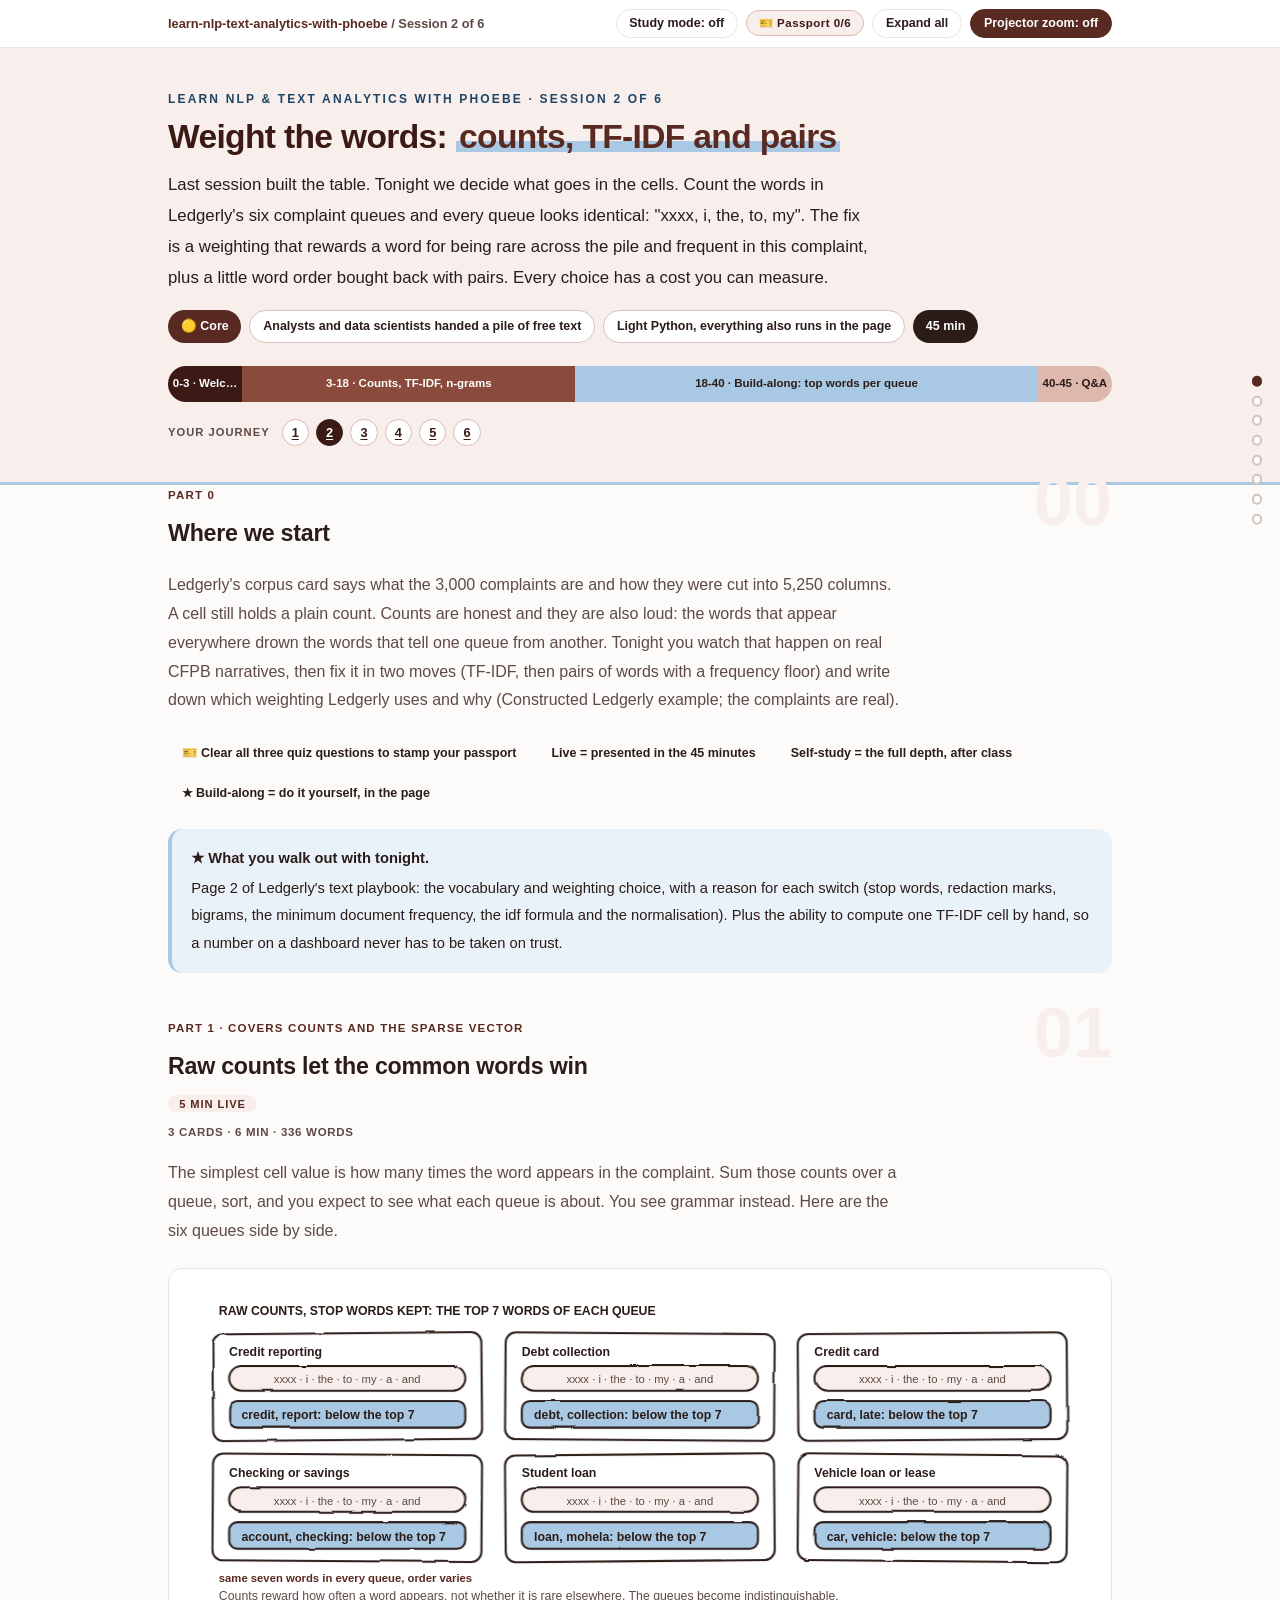
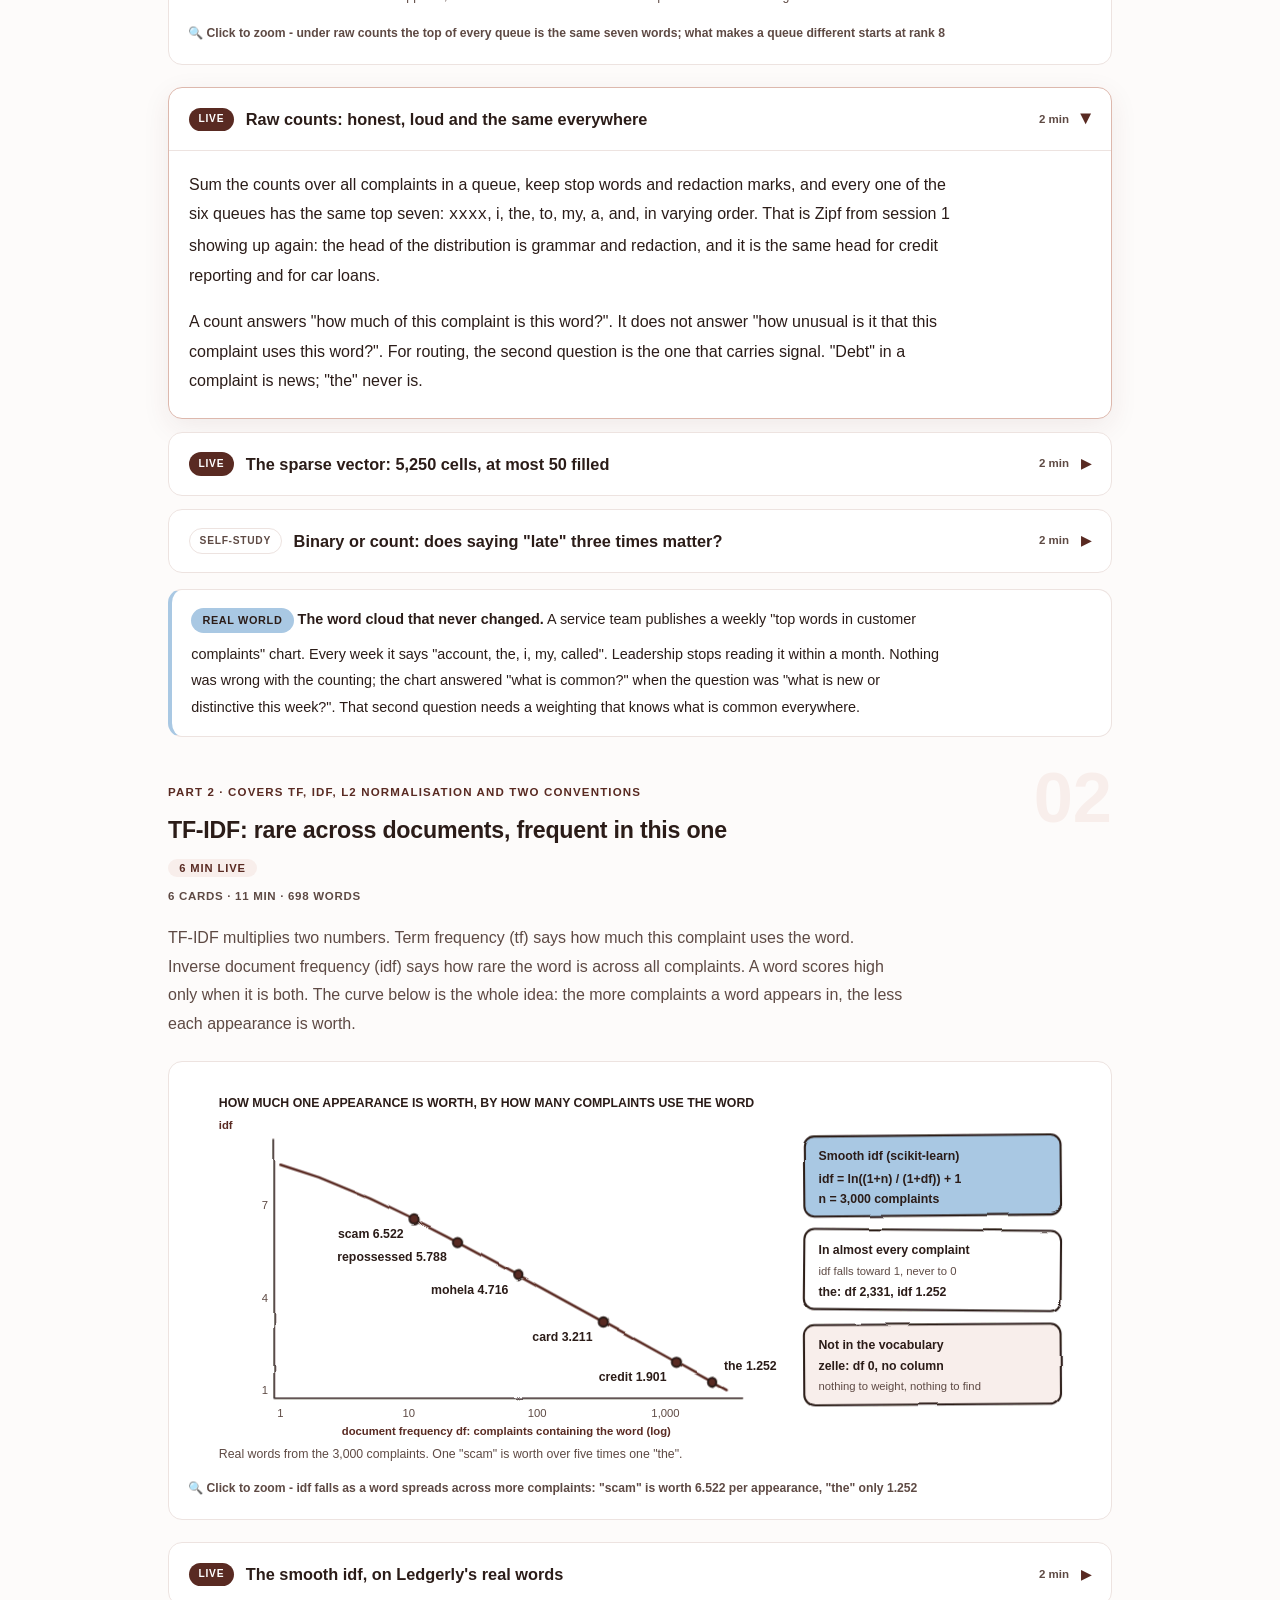
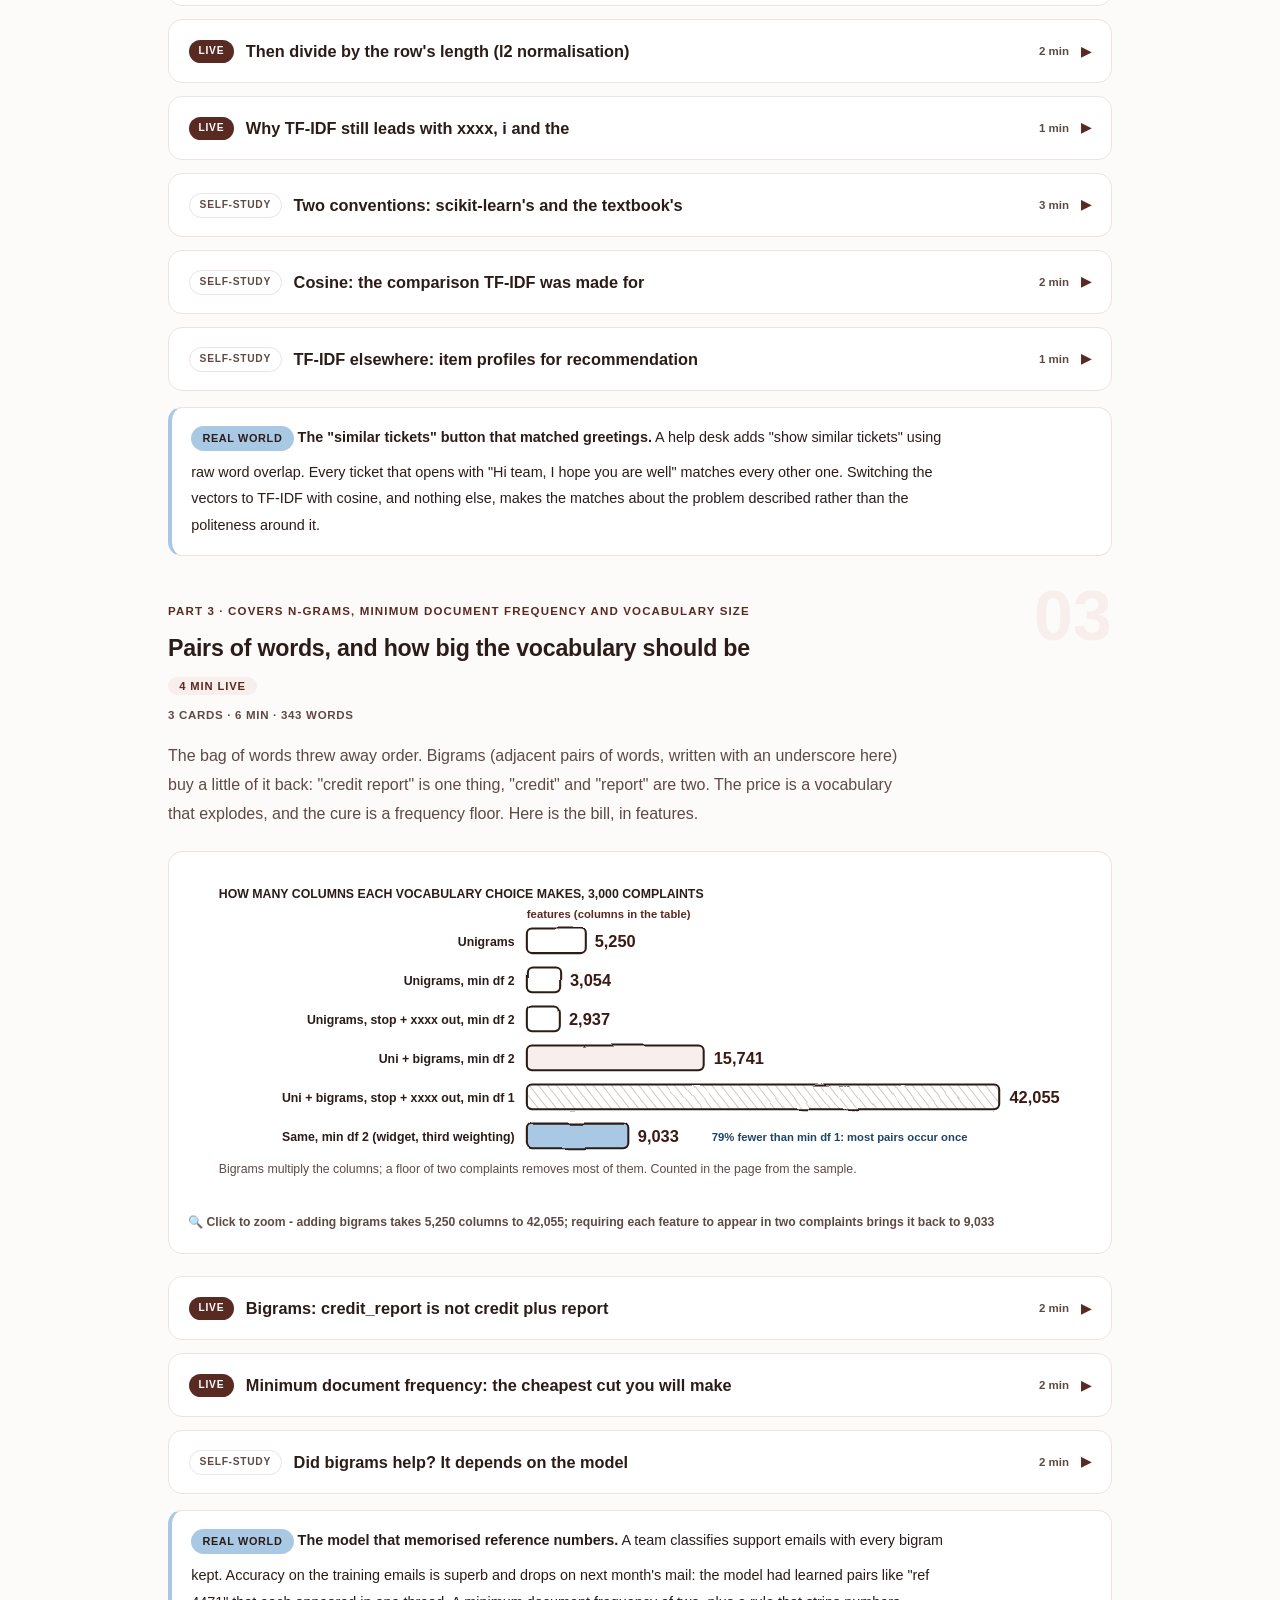
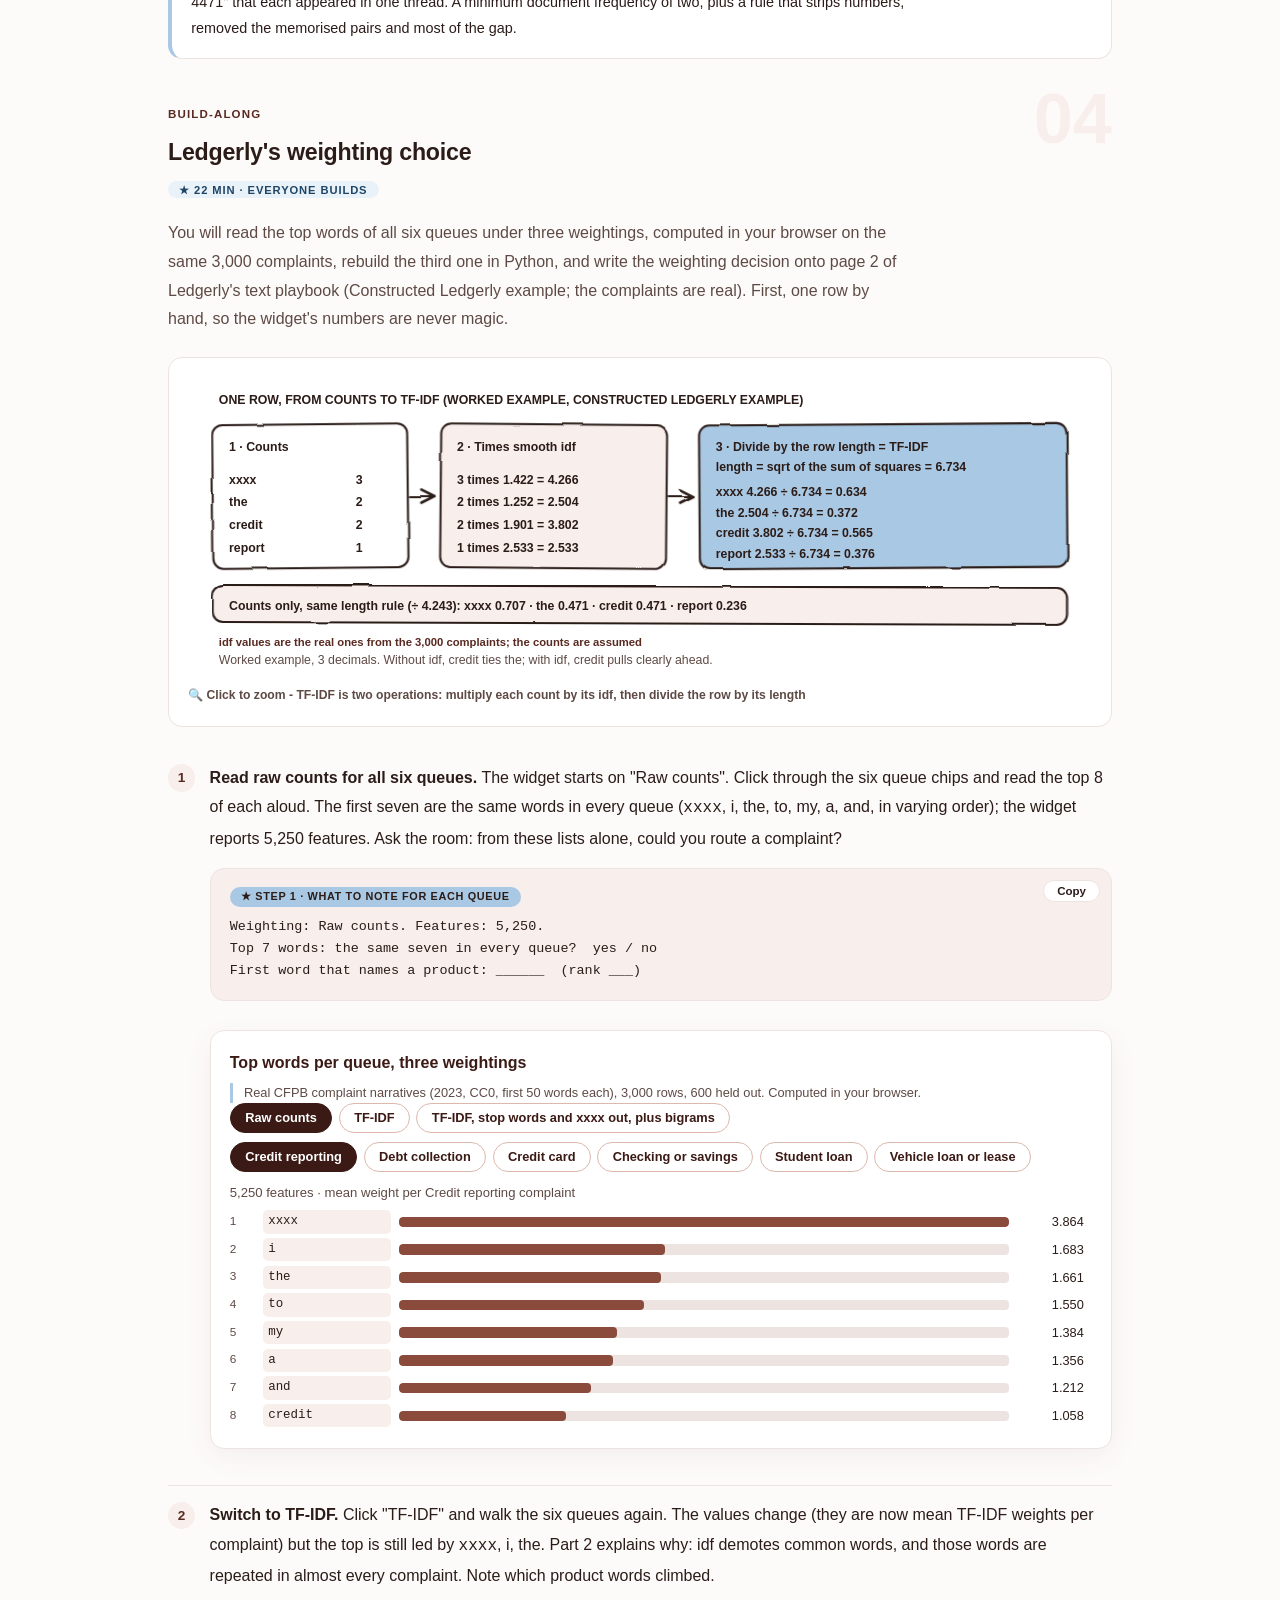
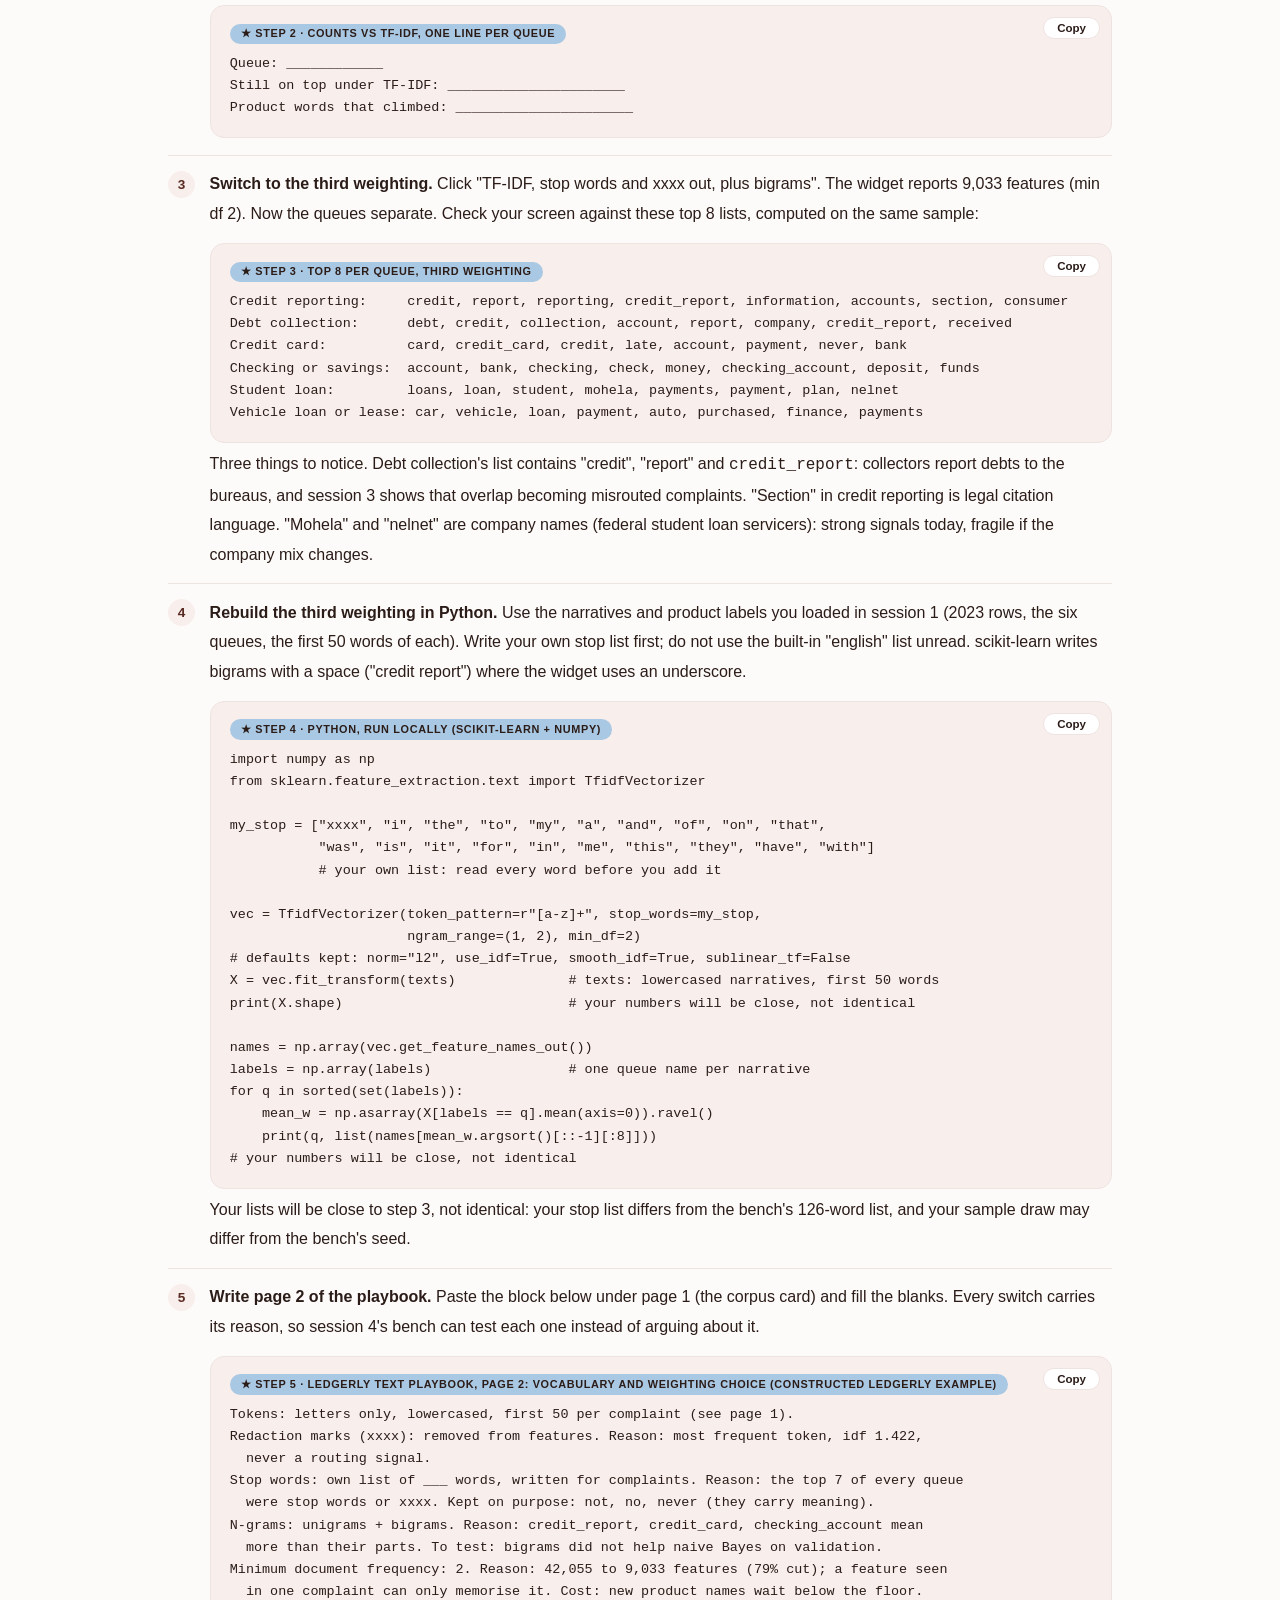
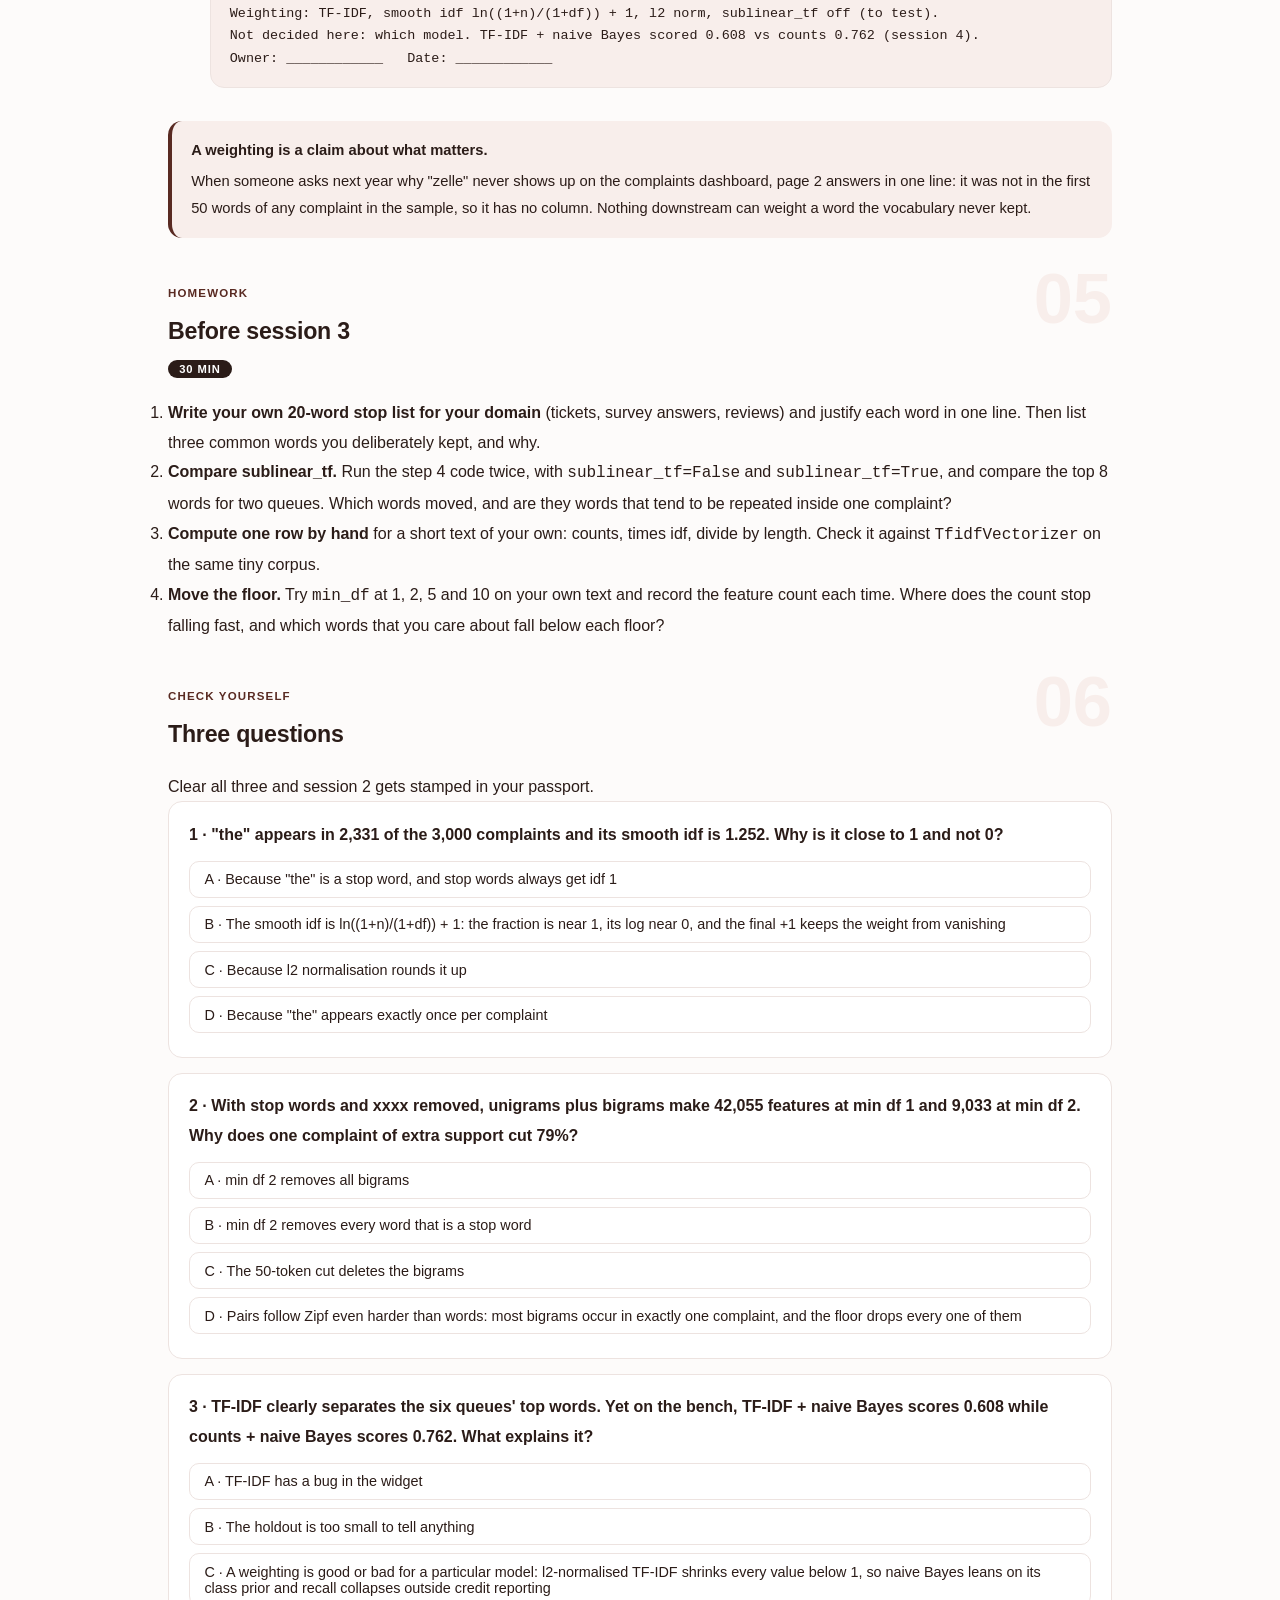
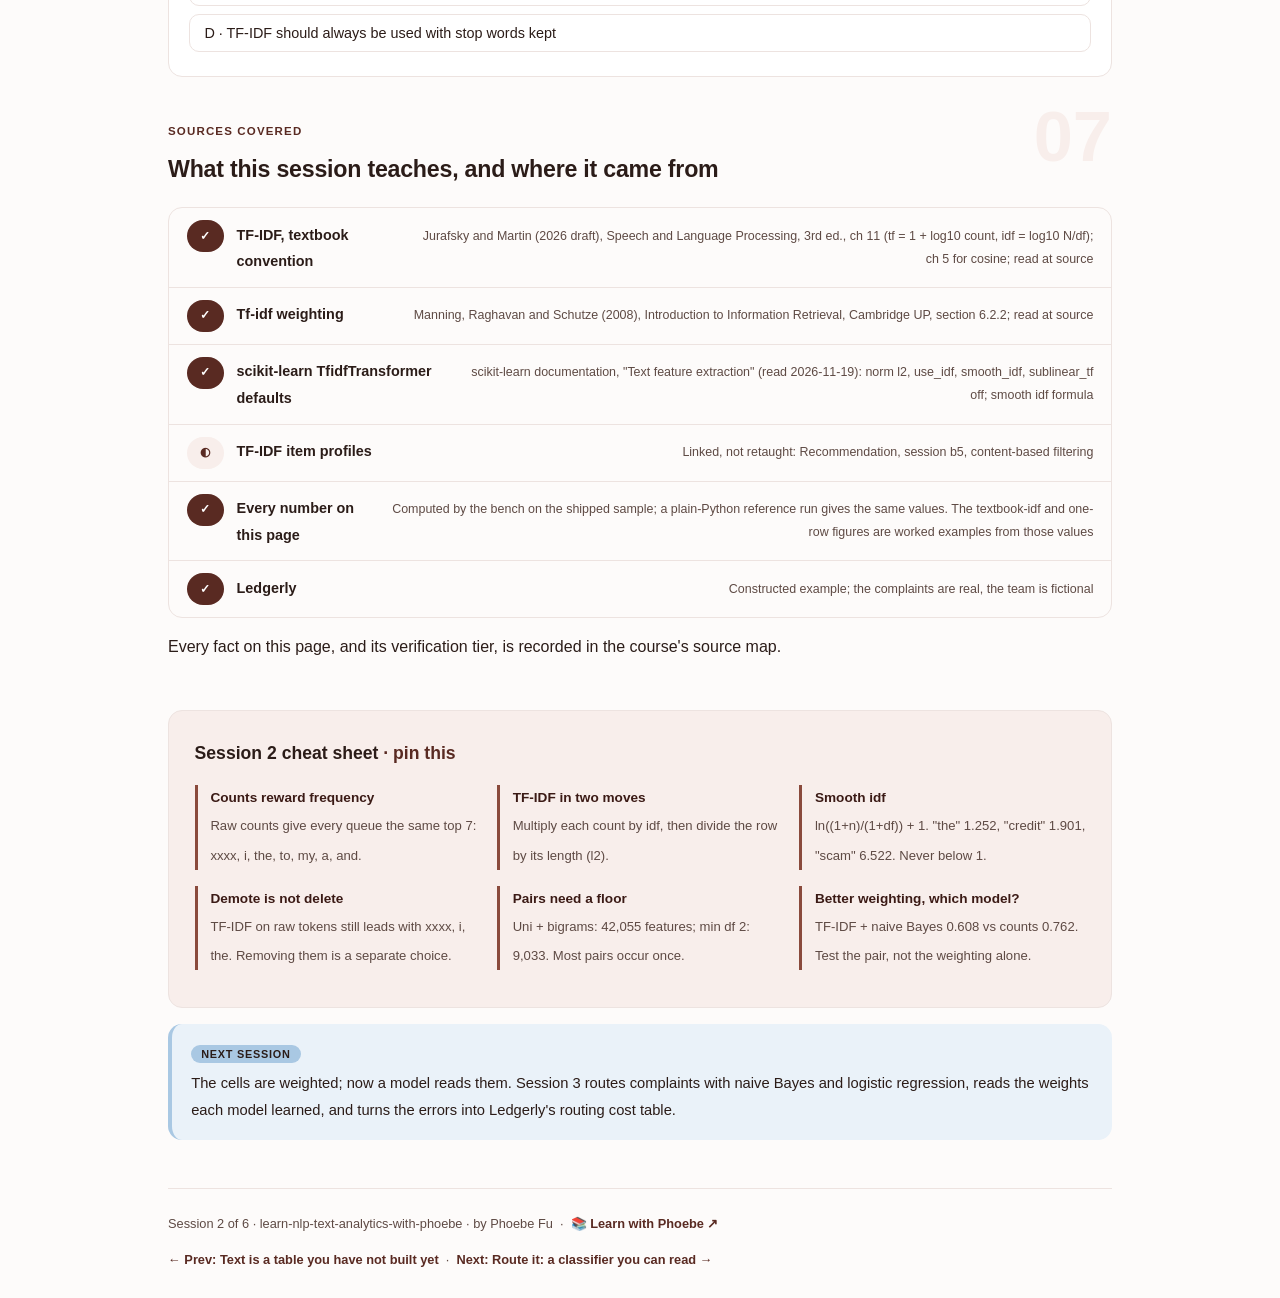
<file: courses/02-weight-the-words.html>
<!DOCTYPE html>
<html lang="en">
<head>
<meta charset="UTF-8">
<meta name="viewport" content="width=device-width, initial-scale=1.0">
<!-- social:start -->
<meta name="description" content="Session 2 of 6. Counts, TF-IDF and bigrams on 3,000 real CFPB complaint narratives: why raw counts let the common words win, how idf pushes them down, and how big the vocabulary should be.">
<meta property="og:type" content="article">
<meta property="og:site_name" content="Learn with Phoebe">
<meta property="og:title" content="Weight the words - learn NLP and text analytics with phoebe">
<meta property="og:description" content="Session 2 of 6. Counts, TF-IDF, bigrams and vocabulary size on real complaint text, computed in your browser.">
<meta property="og:url" content="https://phoebefu6.github.io/learn-nlp-text-analytics-with-phoebe/courses/02-weight-the-words.html">
<meta property="og:image" content="https://phoebefu6.github.io/learn-nlp-text-analytics-with-phoebe/assets/og-cover.png">
<meta property="og:image:width" content="1200">
<meta property="og:image:height" content="630">
<meta name="twitter:card" content="summary_large_image">
<meta name="twitter:title" content="Weight the words - learn NLP and text analytics with phoebe">
<meta name="twitter:description" content="Session 2 of 6. Counts, TF-IDF, bigrams and vocabulary size on real complaint text.">
<meta name="twitter:image" content="https://phoebefu6.github.io/learn-nlp-text-analytics-with-phoebe/assets/og-cover.png">
<!-- social:end -->
<title>Session 2 · Weight the words - learn NLP and text analytics with phoebe</title>
<link rel="stylesheet" href="../assets/style.css?v=3">
</head>
<body>

<div class="toolbar">
  <div class="wrap">
    <span class="crumb"><a href="../index.html">learn-nlp-text-analytics-with-phoebe</a> / Session 2 of 6</span>
    <button class="btn" id="toggle-all" type="button">Expand all</button>
    <button class="btn primary" id="zoom-toggle" type="button">Projector zoom: off</button>
  </div>
</div>

<header class="masthead">
  <div class="wrap">
    <div class="eyebrow">Learn NLP &amp; Text Analytics with Phoebe · Session 2 of 6</div>
    <h1>Weight the words: <span class="accent">counts, TF-IDF and pairs</span></h1>
    <p class="sub">Last session built the table. Tonight we decide what goes in the cells. Count the words in Ledgerly's six complaint queues and every queue looks identical: "xxxx, i, the, to, my". The fix is a weighting that rewards a word for being rare across the pile and frequent in this complaint, plus a little word order bought back with pairs. Every choice has a cost you can measure.</p>
    <div class="chip-row">
      <span class="chip level">🟡 Core</span>
      <span class="chip audience">Analysts and data scientists handed a pile of free text</span>
      <span class="chip audience">Light Python, everything also runs in the page</span>
      <span class="chip time">45 min</span>
    </div>
    <div class="agenda">
      <span class="a1" style="flex:1">0-3 · Welcome</span>
      <span class="a2" style="flex:5">3-18 · Counts, TF-IDF, n-grams</span>
      <span class="a3" style="flex:7">18-40 · Build-along: top words per queue</span>
      <span class="a4" style="flex:1">40-45 · Q&amp;A</span>
    </div>
  </div>
</header>

<main class="wrap">

  <section class="section" id="intro">
    <div class="section-kicker">
      <span class="klabel">Part 0</span>
      <h2>Where we start</h2>
    </div>
    <p class="lede">Ledgerly's corpus card says what the 3,000 complaints are and how they were cut into 5,250 columns. A cell still holds a plain count. Counts are honest and they are also loud: the words that appear everywhere drown the words that tell one queue from another. Tonight you watch that happen on real CFPB narratives, then fix it in two moves (TF-IDF, then pairs of words with a frequency floor) and write down which weighting Ledgerly uses and why (Constructed Ledgerly example; the complaints are real).</p>

    <div class="legend">
      <span class="pill">🎫 Clear all three quiz questions to stamp your passport</span>
      <span class="pill">Live = presented in the 45 minutes</span>
      <span class="pill">Self-study = the full depth, after class</span>
      <span class="pill">★ Build-along = do it yourself, in the page</span>
    </div>

    <div class="callout win">
      <p><strong>★ What you walk out with tonight.</strong> Page 2 of Ledgerly's text playbook: the vocabulary and weighting choice, with a reason for each switch (stop words, redaction marks, bigrams, the minimum document frequency, the idf formula and the normalisation). Plus the ability to compute one TF-IDF cell by hand, so a number on a dashboard never has to be taken on trust.</p>
    </div>
  </section>

  <section class="section" id="part-1">
    <div class="section-kicker">
      <span class="klabel">Part 1 · covers counts and the sparse vector</span>
      <h2>Raw counts let the common words win</h2>
      <span class="tag concept">5 min live</span>
    </div>
    <p class="lede">The simplest cell value is how many times the word appears in the complaint. Sum those counts over a queue, sort, and you expect to see what each queue is about. You see grammar instead. Here are the six queues side by side.</p>

    <figure class="zoomable">
      <svg viewBox="0 0 880 316" xmlns="http://www.w3.org/2000/svg" role="img" aria-label="Six panels, one per queue: credit reporting, debt collection, credit card, checking or savings, student loan, vehicle loan or lease. Under raw counts with stop words kept, every panel shows the same seven top words, xxxx, i, the, to, my, a, and, in varying order. The product words of each queue, such as credit and report, debt and collection, card and late, account and checking, loan and mohela, car and vehicle, sit at rank 8 or lower.">
        <defs>
          <filter id="s2aSk" x="-3%" y="-3%" width="106%" height="106%"><feTurbulence type="fractalNoise" baseFrequency="0.02" numOctaves="2" seed="31" result="n"/><feDisplacementMap in="SourceGraphic" in2="n" scale="2.4" xChannelSelector="R" yChannelSelector="G"/></filter>
          <pattern id="s2aHc" patternUnits="userSpaceOnUse" width="7" height="7" patternTransform="rotate(-38)"><line x1="0" y1="0" x2="0" y2="7" stroke="#592A22" stroke-width="1" opacity=".5"/></pattern>
          <marker id="s2aAr" viewBox="0 0 10 10" refX="9" refY="5" markerWidth="8" markerHeight="8" orient="auto"><path d="M1 1 L9 5 L1 9" fill="none" stroke="#2B1C18" stroke-width="1.6" stroke-linecap="round"/></marker>
        </defs>
        <style>
          .s2aH { font: 800 12px Inter, sans-serif; fill: #2B1C18; }
          .s2aL { font: 600 12px Inter, sans-serif; fill: #2B1C18; }
          .s2aS { font: 400 11px Inter, sans-serif; fill: #5E4A44; }
          .s2aA { font: 700 11px Inter, sans-serif; fill: #592A22; }
          .s2aN { font: 400 12px Inter, sans-serif; fill: #5E4A44; }
        </style>

        <text class="s2aH" x="30" y="26">RAW COUNTS, STOP WORDS KEPT: THE TOP 7 WORDS OF EACH QUEUE</text>

        <g filter="url(#s2aSk)" fill="none" stroke="#2B1C18" stroke-width="2" stroke-linecap="round" stroke-linejoin="round">
          <rect x="24" y="44" width="262" height="104" rx="10" transform="rotate(-0.5 155 96)" fill="#FFFFFF"/>
          <rect x="309" y="44" width="262" height="104" rx="10" transform="rotate(0.4 440 96)" fill="#FFFFFF"/>
          <rect x="594" y="44" width="262" height="104" rx="10" transform="rotate(-0.4 725 96)" fill="#FFFFFF"/>
          <rect x="24" y="162" width="262" height="104" rx="10" transform="rotate(0.4 155 214)" fill="#FFFFFF"/>
          <rect x="309" y="162" width="262" height="104" rx="10" transform="rotate(-0.5 440 214)" fill="#FFFFFF"/>
          <rect x="594" y="162" width="262" height="104" rx="10" transform="rotate(0.5 725 214)" fill="#FFFFFF"/>

          <rect x="40" y="76" width="230" height="24" rx="12" fill="#F8EEEB"/>
          <rect x="325" y="76" width="230" height="24" rx="12" fill="#F8EEEB"/>
          <rect x="610" y="76" width="230" height="24" rx="12" fill="#F8EEEB"/>
          <rect x="40" y="194" width="230" height="24" rx="12" fill="#F8EEEB"/>
          <rect x="325" y="194" width="230" height="24" rx="12" fill="#F8EEEB"/>
          <rect x="610" y="194" width="230" height="24" rx="12" fill="#F8EEEB"/>

          <rect x="40" y="110" width="230" height="26" rx="8" fill="#A9C8E3"/>
          <rect x="325" y="110" width="230" height="26" rx="8" fill="#A9C8E3"/>
          <rect x="610" y="110" width="230" height="26" rx="8" fill="#A9C8E3"/>
          <rect x="40" y="228" width="230" height="26" rx="8" fill="#A9C8E3"/>
          <rect x="325" y="228" width="230" height="26" rx="8" fill="#A9C8E3"/>
          <rect x="610" y="228" width="230" height="26" rx="8" fill="#A9C8E3"/>
        </g>

        <text class="s2aH" x="40" y="66">Credit reporting</text>
        <text class="s2aH" x="325" y="66">Debt collection</text>
        <text class="s2aH" x="610" y="66">Credit card</text>
        <text class="s2aH" x="40" y="184">Checking or savings</text>
        <text class="s2aH" x="325" y="184">Student loan</text>
        <text class="s2aH" x="610" y="184">Vehicle loan or lease</text>

        <text class="s2aS" x="155" y="93" text-anchor="middle">xxxx · i · the · to · my · a · and</text>
        <text class="s2aS" x="440" y="93" text-anchor="middle">xxxx · i · the · to · my · a · and</text>
        <text class="s2aS" x="725" y="93" text-anchor="middle">xxxx · i · the · to · my · a · and</text>
        <text class="s2aS" x="155" y="211" text-anchor="middle">xxxx · i · the · to · my · a · and</text>
        <text class="s2aS" x="440" y="211" text-anchor="middle">xxxx · i · the · to · my · a · and</text>
        <text class="s2aS" x="725" y="211" text-anchor="middle">xxxx · i · the · to · my · a · and</text>

        <text class="s2aL" x="52" y="128">credit, report: below the top 7</text>
        <text class="s2aL" x="337" y="128">debt, collection: below the top 7</text>
        <text class="s2aL" x="622" y="128">card, late: below the top 7</text>
        <text class="s2aL" x="52" y="246">account, checking: below the top 7</text>
        <text class="s2aL" x="337" y="246">loan, mohela: below the top 7</text>
        <text class="s2aL" x="622" y="246">car, vehicle: below the top 7</text>

        <text class="s2aA" x="30" y="286">same seven words in every queue, order varies</text>
        <text class="s2aN" x="30" y="304">Counts reward how often a word appears, not whether it is rare elsewhere. The queues become indistinguishable.</text>
      </svg>
      <figcaption>🔍 Click to zoom - under raw counts the top of every queue is the same seven words; what makes a queue different starts at rank 8</figcaption>
    </figure>

    <details class="card" open>
      <summary><span class="mode live">Live</span>Raw counts: honest, loud and the same everywhere<span class="mini">2 min</span><span class="caret">▶</span></summary>
      <div class="body">
        <p>Sum the counts over all complaints in a queue, keep stop words and redaction marks, and every one of the six queues has the same top seven: <code>xxxx</code>, i, the, to, my, a, and, in varying order. That is Zipf from session 1 showing up again: the head of the distribution is grammar and redaction, and it is the same head for credit reporting and for car loans.</p>
        <p>A count answers "how much of this complaint is this word?". It does not answer "how unusual is it that this complaint uses this word?". For routing, the second question is the one that carries signal. "Debt" in a complaint is news; "the" never is.</p>
      </div>
    </details>

    <details class="card">
      <summary><span class="mode live">Live</span>The sparse vector: 5,250 cells, at most 50 filled<span class="mini">2 min</span><span class="caret">▶</span></summary>
      <div class="body">
        <p>Each complaint is now a vector: one number per vocabulary word, 5,250 numbers long. Because each complaint keeps at most 50 tokens, at most 50 of those numbers are non-zero; more than 99% are zero. Libraries store only the non-zero cells (a sparse matrix), which is why a 3,000 by 5,250 table fits easily in memory.</p>
        <p>Every weighting in this session changes the <em>values</em> of the non-zero cells and never turns a zero into a non-zero. A word the complaint did not use stays at zero under counts, TF-IDF and every variant. Weighting decides how loud each present word is, not which words are present.</p>
      </div>
    </details>

    <details class="card">
      <summary><span class="mode self">Self-study</span>Binary or count: does saying "late" three times matter?<span class="mini">2 min</span><span class="caret">▶</span></summary>
      <div class="body">
        <p>A binary cell records only presence: 1 if the word appears, 0 if not. A count cell records how often. For short, focused texts the two often behave alike. For longer narratives, repetition can mean emphasis ("late, late, late again") or just a writing habit, and counts let one repeated word dominate a row.</p>
        <p>There is a middle road you will meet in Part 2: grow the cell with the logarithm of the count, so the second "late" adds less than the first. Manning, Raghavan and Schutze give the same family of choices for term weighting (Introduction to Information Retrieval, 2008, section 6.2.2). None is right in general; the bench in session 4 is where Ledgerly measures it.</p>
      </div>
    </details>

    <div class="callout example">
      <p><span class="ex-pill">Real world</span> <strong>The word cloud that never changed.</strong> A service team publishes a weekly "top words in customer complaints" chart. Every week it says "account, the, i, my, called". Leadership stops reading it within a month. Nothing was wrong with the counting; the chart answered "what is common?" when the question was "what is new or distinctive this week?". That second question needs a weighting that knows what is common everywhere.</p>
    </div>
  </section>

  <section class="section" id="part-2">
    <div class="section-kicker">
      <span class="klabel">Part 2 · covers tf, idf, l2 normalisation and two conventions</span>
      <h2>TF-IDF: rare across documents, frequent in this one</h2>
      <span class="tag concept">6 min live</span>
    </div>
    <p class="lede">TF-IDF multiplies two numbers. Term frequency (tf) says how much this complaint uses the word. Inverse document frequency (idf) says how rare the word is across all complaints. A word scores high only when it is both. The curve below is the whole idea: the more complaints a word appears in, the less each appearance is worth.</p>

    <figure class="zoomable">
      <svg viewBox="0 0 880 376" xmlns="http://www.w3.org/2000/svg" role="img" aria-label="The smooth idf curve, idf equals ln of (1 plus n) over (1 plus df), plus 1, with n 3,000. Document frequency on a log axis from 1 to 3,000, idf from 1 to about 8. Six real words placed on the curve: scam df 11 idf 6.522; repossessed df 24 idf 5.788; mohela df 72 idf 4.716; card df 328 idf 3.211; credit df 1,218 idf 1.901; the df 2,331 idf 1.252. Side notes: a word in every complaint falls toward idf 1, never 0; zelle has df 0 and no column at all.">
        <defs>
          <filter id="s2bSk" x="-3%" y="-3%" width="106%" height="106%"><feTurbulence type="fractalNoise" baseFrequency="0.02" numOctaves="2" seed="37" result="n"/><feDisplacementMap in="SourceGraphic" in2="n" scale="2.4" xChannelSelector="R" yChannelSelector="G"/></filter>
          <pattern id="s2bHc" patternUnits="userSpaceOnUse" width="7" height="7" patternTransform="rotate(-38)"><line x1="0" y1="0" x2="0" y2="7" stroke="#592A22" stroke-width="1" opacity=".5"/></pattern>
          <marker id="s2bAr" viewBox="0 0 10 10" refX="9" refY="5" markerWidth="8" markerHeight="8" orient="auto"><path d="M1 1 L9 5 L1 9" fill="none" stroke="#2B1C18" stroke-width="1.6" stroke-linecap="round"/></marker>
        </defs>
        <style>
          .s2bH { font: 800 12px Inter, sans-serif; fill: #2B1C18; }
          .s2bL { font: 600 12px Inter, sans-serif; fill: #2B1C18; }
          .s2bS { font: 400 11px Inter, sans-serif; fill: #5E4A44; }
          .s2bB { font: 800 11px Inter, sans-serif; fill: #1E4566; }
          .s2bA { font: 700 11px Inter, sans-serif; fill: #592A22; }
          .s2bN { font: 400 12px Inter, sans-serif; fill: #5E4A44; }
        </style>

        <text class="s2bH" x="30" y="24">HOW MUCH ONE APPEARANCE IS WORTH, BY HOW MANY COMPLAINTS USE THE WORD</text>
        <text class="s2bA" x="30" y="46">idf</text>

        <g filter="url(#s2bSk)" fill="none" stroke="#2B1C18" stroke-width="2" stroke-linecap="round" stroke-linejoin="round">
          <path d="M84 56 L84 308 L540 308" stroke-width="1.5"/>
          <path d="M90 80.6 L127.6 92.8 L177.4 113.6 L215 131.7 L252.6 151.1 L302.4 177.8 L340 198.3 L377.6 218.9 L427.4 246.3 L465 267.1 L502.6 287.8 L524.6 300" stroke="#592A22" stroke-width="2.4"/>
          <circle cx="220.2" cy="134.3" r="4.5" fill="#592A22"/>
          <circle cx="262.5" cy="156.4" r="4.5" fill="#592A22"/>
          <circle cx="322.2" cy="188.5" r="4.5" fill="#592A22"/>
          <circle cx="404.5" cy="233.7" r="4.5" fill="#592A22"/>
          <circle cx="475.7" cy="273" r="4.5" fill="#592A22"/>
          <circle cx="510.9" cy="292.4" r="4.5" fill="#592A22"/>
          <rect x="600" y="52" width="250" height="78" rx="10" transform="rotate(-0.5 725 91)" fill="#A9C8E3"/>
          <rect x="600" y="144" width="250" height="78" rx="10" transform="rotate(0.5 725 183)" fill="#FFFFFF"/>
          <rect x="600" y="236" width="250" height="78" rx="10" transform="rotate(-0.4 725 275)" fill="#F8EEEB"/>
        </g>

        <text class="s2bS" x="78" y="304" text-anchor="end">1</text>
        <text class="s2bS" x="78" y="214" text-anchor="end">4</text>
        <text class="s2bS" x="78" y="124" text-anchor="end">7</text>
        <text class="s2bS" x="90" y="326" text-anchor="middle">1</text>
        <text class="s2bS" x="215" y="326" text-anchor="middle">10</text>
        <text class="s2bS" x="340" y="326" text-anchor="middle">100</text>
        <text class="s2bS" x="465" y="326" text-anchor="middle">1,000</text>
        <text class="s2bA" x="310" y="344" text-anchor="middle">document frequency df: complaints containing the word (log)</text>

        <text class="s2bL" x="210" y="152" text-anchor="end">scam 6.522</text>
        <text class="s2bL" x="252" y="174" text-anchor="end">repossessed 5.788</text>
        <text class="s2bL" x="312" y="206" text-anchor="end">mohela 4.716</text>
        <text class="s2bL" x="394" y="252" text-anchor="end">card 3.211</text>
        <text class="s2bL" x="466" y="291" text-anchor="end">credit 1.901</text>
        <text class="s2bL" x="522" y="280">the 1.252</text>

        <text class="s2bH" x="614" y="76">Smooth idf (scikit-learn)</text>
        <text class="s2bL" x="614" y="98">idf = ln((1+n) / (1+df)) + 1</text>
        <text class="s2bL" x="614" y="118">n = 3,000 complaints</text>
        <text class="s2bH" x="614" y="168">In almost every complaint</text>
        <text class="s2bS" x="614" y="188">idf falls toward 1, never to 0</text>
        <text class="s2bL" x="614" y="208">the: df 2,331, idf 1.252</text>
        <text class="s2bH" x="614" y="260">Not in the vocabulary</text>
        <text class="s2bL" x="614" y="280">zelle: df 0, no column</text>
        <text class="s2bS" x="614" y="300">nothing to weight, nothing to find</text>

        <text class="s2bN" x="30" y="366">Real words from the 3,000 complaints. One "scam" is worth over five times one "the".</text>
      </svg>
      <figcaption>🔍 Click to zoom - idf falls as a word spreads across more complaints: "scam" is worth 6.522 per appearance, "the" only 1.252</figcaption>
    </figure>

    <details class="card">
      <summary><span class="mode live">Live</span>The smooth idf, on Ledgerly's real words<span class="mini">2 min</span><span class="caret">▶</span></summary>
      <div class="body">
        <p>Document frequency (df) is the number of complaints that contain the word at least once. scikit-learn's default idf is <code>ln((1+n)/(1+df)) + 1</code>, where n is the number of documents (the guide writes "log"; the code uses the natural log). The two "+1" inside the fraction act as if one extra document contained every word, so nothing divides by zero; the "+1" outside keeps a word that appears everywhere from being zeroed out entirely.</p>
        <table class="clean">
          <thead><tr><th>Word</th><th>Complaints containing it (df of 3,000)</th><th>Smooth idf</th></tr></thead>
          <tbody>
            <tr><td>i</td><td>2,567</td><td>1.156</td></tr>
            <tr><td>the</td><td>2,331</td><td>1.252</td></tr>
            <tr><td>xxxx</td><td>1,966</td><td>1.422</td></tr>
            <tr><td>credit</td><td>1,218</td><td>1.901</td></tr>
            <tr><td>report</td><td>647</td><td>2.533</td></tr>
            <tr><td>card</td><td>328</td><td>3.211</td></tr>
            <tr><td>debt</td><td>300</td><td>3.300</td></tr>
            <tr><td>loan</td><td>287</td><td>3.344</td></tr>
            <tr><td>mohela</td><td>72</td><td>4.716</td></tr>
            <tr><td>repossessed</td><td>24</td><td>5.788</td></tr>
            <tr><td>scam</td><td>11</td><td>6.522</td></tr>
            <tr><td>zelle</td><td>0</td><td>absent: no column</td></tr>
          </tbody>
        </table>
        <p>Read the table as a price list. One "scam" is worth more than five appearances of "the". "Mohela" (a federal student loan servicer) is rare overall and concentrated in one queue, which is exactly what a routing feature should be.</p>
      </div>
    </details>

    <details class="card">
      <summary><span class="mode live">Live</span>Then divide by the row's length (l2 normalisation)<span class="mini">2 min</span><span class="caret">▶</span></summary>
      <div class="body">
        <p>After multiplying each count by its idf, scikit-learn divides the whole row by its length: the square root of the sum of squared values. The result is a row whose length is exactly 1. Its defaults, from the TfidfTransformer documentation, are <code>norm='l2'</code>, <code>use_idf=True</code>, <code>smooth_idf=True</code>, <code>sublinear_tf=False</code>.</p>
        <p>Normalising makes a long complaint and a short complaint comparable: a narrative that says "card" twice in 20 words should not lose to one that says it three times in 50. It also shrinks every value below 1, which matters for some models. Hold that thought: in session 4, TF-IDF with naive Bayes scores 0.608 on the holdout while plain counts with naive Bayes score 0.762.</p>
      </div>
    </details>

    <details class="card">
      <summary><span class="mode live">Live</span>Why TF-IDF still leads with xxxx, i and the<span class="mini">1 min</span><span class="caret">▶</span></summary>
      <div class="body">
        <p>Switch the widget in the build-along to TF-IDF on raw tokens and the top of each queue is still <code>xxxx</code>, i, the. That surprises people. idf pushes those words down per appearance, but each complaint uses them many times, and the smooth idf never goes below 1. A small multiplier on a big count still beats a big multiplier on a count of one or zero. TF-IDF demotes the common words; it does not delete them. Removing them is a separate decision (stop words, redaction marks), and Part 3 makes it.</p>
      </div>
    </details>

    <details class="card">
      <summary><span class="mode self">Self-study</span>Two conventions: scikit-learn's and the textbook's<span class="mini">3 min</span><span class="caret">▶</span></summary>
      <div class="body">
        <p>Jurafsky and Martin's current draft defines tf as <code>1 + log10(count)</code> for a word that appears (0 otherwise) and idf as <code>log10(N/df)</code> (Speech and Language Processing, 2026 draft, 3rd ed., ch 11, equations 11.4 to 11.6). A footnote notes that <code>log10(count+1)</code> was "used in earlier editions". Manning, Raghavan and Schutze define tf-idf weighting in Introduction to Information Retrieval (2008), section 6.2.2.</p>
        <p>The two conventions disagree at the edges. Under the textbook idf, a word in every document gets idf 0 and vanishes; under scikit-learn's smooth idf it gets about 1 and stays. Worked example on Ledgerly's counts: the textbook idf of "the" is log10(3,000 / 2,331) = 0.110, of "credit" log10(3,000 / 1,218) = 0.391, of "scam" log10(3,000 / 11) = 2.436. The ranking of words is the same; the size of the gap between common and rare is not.</p>
        <p>scikit-learn can use the textbook's tf idea too: <code>sublinear_tf=True</code> replaces a count with 1 + log(count), so the third "late" adds less than the first. It is off by default. Whichever convention you use, write it on the playbook page: two teams quoting "the TF-IDF score" for the same complaint can be quoting different numbers.</p>
      </div>
    </details>

    <details class="card">
      <summary><span class="mode self">Self-study</span>Cosine: the comparison TF-IDF was made for<span class="mini">2 min</span><span class="caret">▶</span></summary>
      <div class="body">
        <p>Once every row has length 1, the dot product of two rows is their cosine similarity: 1 when they use the same words in the same proportions, 0 when they share no words. Jurafsky and Martin put it plainly: "By far the most common similarity metric is the cosine" (2026 draft, ch 5). TF-IDF plus cosine is the classic way to ask "which complaints look like this one?", and session 5 compares it with BM25 for search.</p>
        <p>Because idf has already turned down the common words, two complaints are judged similar for sharing "repossessed" and "dealer", not for sharing "the" and "my". That is the reason to weight before you compare.</p>
      </div>
    </details>

    <details class="card">
      <summary><span class="mode self">Self-study</span>TF-IDF elsewhere: item profiles for recommendation<span class="mini">1 min</span><span class="caret">▶</span></summary>
      <div class="body">
        <p>The same weighting describes products and articles in a content-based recommender, where each item becomes a TF-IDF profile and users are matched to items by cosine. That use, and how a user profile is built from items, is taught in <a href="https://phoebefu6.github.io/learn-recommendation-with-phoebe/courses/b5-content-based.html">Recommendation, session b5: content-based filtering</a>. Here TF-IDF is a document weighting for classification, search and themes.</p>
      </div>
    </details>

    <div class="callout example">
      <p><span class="ex-pill">Real world</span> <strong>The "similar tickets" button that matched greetings.</strong> A help desk adds "show similar tickets" using raw word overlap. Every ticket that opens with "Hi team, I hope you are well" matches every other one. Switching the vectors to TF-IDF with cosine, and nothing else, makes the matches about the problem described rather than the politeness around it.</p>
    </div>
  </section>

  <section class="section" id="part-3">
    <div class="section-kicker">
      <span class="klabel">Part 3 · covers n-grams, minimum document frequency and vocabulary size</span>
      <h2>Pairs of words, and how big the vocabulary should be</h2>
      <span class="tag concept">4 min live</span>
    </div>
    <p class="lede">The bag of words threw away order. Bigrams (adjacent pairs of words, written with an underscore here) buy a little of it back: "credit report" is one thing, "credit" and "report" are two. The price is a vocabulary that explodes, and the cure is a frequency floor. Here is the bill, in features.</p>

    <figure class="zoomable">
      <svg viewBox="0 0 880 322" xmlns="http://www.w3.org/2000/svg" role="img" aria-label="Bars for the number of features in Ledgerly's table under six vocabulary choices. Unigrams 5,250. Unigrams, min df 2: 3,054. Unigrams, stop words and xxxx out, min df 2: 2,937. Unigrams plus bigrams, min df 2: 15,741. Unigrams plus bigrams, stop words and xxxx out, min df 1: 42,055. The same with min df 2: 9,033, highlighted, the widget's third weighting, 79% fewer than with min df 1.">
        <defs>
          <filter id="s2cSk" x="-3%" y="-3%" width="106%" height="106%"><feTurbulence type="fractalNoise" baseFrequency="0.02" numOctaves="2" seed="41" result="n"/><feDisplacementMap in="SourceGraphic" in2="n" scale="2.4" xChannelSelector="R" yChannelSelector="G"/></filter>
          <pattern id="s2cHc" patternUnits="userSpaceOnUse" width="7" height="7" patternTransform="rotate(-38)"><line x1="0" y1="0" x2="0" y2="7" stroke="#592A22" stroke-width="1" opacity=".5"/></pattern>
          <marker id="s2cAr" viewBox="0 0 10 10" refX="9" refY="5" markerWidth="8" markerHeight="8" orient="auto"><path d="M1 1 L9 5 L1 9" fill="none" stroke="#2B1C18" stroke-width="1.6" stroke-linecap="round"/></marker>
        </defs>
        <style>
          .s2cH { font: 800 12px Inter, sans-serif; fill: #2B1C18; }
          .s2cL { font: 600 12px Inter, sans-serif; fill: #2B1C18; }
          .s2cS { font: 400 11px Inter, sans-serif; fill: #5E4A44; }
          .s2cB { font: 800 11px Inter, sans-serif; fill: #1E4566; }
          .s2cV { font: 800 16px Inter, sans-serif; fill: #3B1A15; }
          .s2cA { font: 700 11px Inter, sans-serif; fill: #592A22; }
          .s2cN { font: 400 12px Inter, sans-serif; fill: #5E4A44; }
        </style>

        <text class="s2cH" x="30" y="26">HOW MANY COLUMNS EACH VOCABULARY CHOICE MAKES, 3,000 COMPLAINTS</text>
        <text class="s2cA" x="330" y="46">features (columns in the table)</text>

        <g filter="url(#s2cSk)" fill="none" stroke="#2B1C18" stroke-width="2" stroke-linecap="round" stroke-linejoin="round">
          <rect x="330" y="56" width="57.4" height="24" rx="5" fill="#FFFFFF"/>
          <rect x="330" y="94" width="33.4" height="24" rx="5" fill="#FFFFFF"/>
          <rect x="330" y="132" width="32.1" height="24" rx="5" fill="#FFFFFF"/>
          <rect x="330" y="170" width="172.2" height="24" rx="5" fill="#F8EEEB"/>
          <rect x="330" y="208" width="460" height="24" rx="5" fill="url(#s2cHc)"/>
          <rect x="330" y="246" width="98.8" height="24" rx="5" fill="#A9C8E3"/>
        </g>

        <text class="s2cL" x="318" y="73" text-anchor="end">Unigrams</text>
        <text class="s2cL" x="318" y="111" text-anchor="end">Unigrams, min df 2</text>
        <text class="s2cL" x="318" y="149" text-anchor="end">Unigrams, stop + xxxx out, min df 2</text>
        <text class="s2cL" x="318" y="187" text-anchor="end">Uni + bigrams, min df 2</text>
        <text class="s2cL" x="318" y="225" text-anchor="end">Uni + bigrams, stop + xxxx out, min df 1</text>
        <text class="s2cL" x="318" y="263" text-anchor="end">Same, min df 2 (widget, third weighting)</text>

        <text class="s2cV" x="396" y="74">5,250</text>
        <text class="s2cV" x="372" y="112">3,054</text>
        <text class="s2cV" x="371" y="150">2,937</text>
        <text class="s2cV" x="512" y="188">15,741</text>
        <text class="s2cV" x="800" y="226">42,055</text>
        <text class="s2cV" x="438" y="264">9,033</text>
        <text class="s2cB" x="510" y="263">79% fewer than min df 1: most pairs occur once</text>

        <text class="s2cN" x="30" y="294">Bigrams multiply the columns; a floor of two complaints removes most of them. Counted in the page from the sample.</text>
      </svg>
      <figcaption>🔍 Click to zoom - adding bigrams takes 5,250 columns to 42,055; requiring each feature to appear in two complaints brings it back to 9,033</figcaption>
    </figure>

    <details class="card">
      <summary><span class="mode live">Live</span>Bigrams: credit_report is not credit plus report<span class="mini">2 min</span><span class="caret">▶</span></summary>
      <div class="body">
        <p>An n-gram is a run of n adjacent tokens. Unigrams are single words; bigrams are pairs. With stop words and <code>xxxx</code> removed and bigrams added, the top TF-IDF terms of the six queues gain pairs like <code>credit_report</code> (credit reporting and debt collection), <code>credit_card</code> (credit card) and <code>checking_account</code> (checking or savings). These pairs mean more than their parts: "credit" alone appears in complaints about cards, collections and reports.</p>
        <p>Remove stop words <em>before</em> forming pairs and the pairs skip over them: "my credit report" becomes <code>credit_report</code>. That is usually what you want for routing and occasionally what you do not ("not authorised" loses its "not" if "not" is on the stop list).</p>
      </div>
    </details>

    <details class="card">
      <summary><span class="mode live">Live</span>Minimum document frequency: the cheapest cut you will make<span class="mini">2 min</span><span class="caret">▶</span></summary>
      <div class="body">
        <p><code>min_df=2</code> keeps only features that appear in at least two complaints. On single words it cuts 5,250 columns to 3,054. On the unigram plus bigram table with stop words and <code>xxxx</code> out, it cuts 42,055 to 9,033: 79% of the columns gone. Pairs follow Zipf even harder than words do, so most pairs occur exactly once.</p>
        <p>A feature that appears in one complaint cannot help a model generalise: it can only memorise that one complaint. The cost is real but small: every rare product name and every one-off phrase goes too. Write the floor on the playbook page, because a new product name will sit below it until enough complaints mention it.</p>
      </div>
    </details>

    <details class="card">
      <summary><span class="mode self">Self-study</span>Did bigrams help? It depends on the model<span class="mini">2 min</span><span class="caret">▶</span></summary>
      <div class="body">
        <p>Session 4's tuning grid, scored on a validation split taken from the training rows, gives a mixed answer. For naive Bayes on counts, bigrams did not help: alpha 1 scored 0.768 with unigrams and 0.748 with unigrams plus bigrams; alpha 0.3 scored 0.760 and 0.735. The logistic model with TF-IDF and bigrams (min df 2) reached 0.778 on the 600-row holdout, the best untuned rung.</p>
        <p>Read those numbers with the sample in mind: it is rebalanced (credit reporting is 30% of the sample, 76.7% of the real 2023 rows), so the accuracies describe this six-queue mix, not Ledgerly's live traffic. Session 4 runs the full comparison; tonight's lesson is only that "more features" is a hypothesis to test, not a default.</p>
      </div>
    </details>

    <div class="callout example">
      <p><span class="ex-pill">Real world</span> <strong>The model that memorised reference numbers.</strong> A team classifies support emails with every bigram kept. Accuracy on the training emails is superb and drops on next month's mail: the model had learned pairs like "ref 4471" that each appeared in one thread. A minimum document frequency of two, plus a rule that strips numbers, removed the memorised pairs and most of the gap.</p>
    </div>
  </section>

  <section class="section" id="demo-1">
    <div class="section-kicker">
      <span class="klabel">Build-along</span>
      <h2>Ledgerly's weighting choice</h2>
      <span class="tag demo">★ 22 min · everyone builds</span>
    </div>
    <p class="lede">You will read the top words of all six queues under three weightings, computed in your browser on the same 3,000 complaints, rebuild the third one in Python, and write the weighting decision onto page 2 of Ledgerly's text playbook (Constructed Ledgerly example; the complaints are real). First, one row by hand, so the widget's numbers are never magic.</p>

    <figure class="zoomable">
      <svg viewBox="0 0 880 290" xmlns="http://www.w3.org/2000/svg" role="img" aria-label="Worked example of one four-word row. Step 1, counts: xxxx 3, the 2, credit 2, report 1. Step 2, times smooth idf: 3 times 1.422 is 4.266; 2 times 1.252 is 2.504; 2 times 1.901 is 3.802; 1 times 2.533 is 2.533. Step 3, divide by the row length 6.734: xxxx 0.634, the 0.372, credit 0.565, report 0.376. Without idf, counts divided by their own length 4.243 give xxxx 0.707, the 0.471, credit 0.471, report 0.236. With idf, credit pulls ahead of the.">
        <defs>
          <filter id="s2dSk" x="-3%" y="-3%" width="106%" height="106%"><feTurbulence type="fractalNoise" baseFrequency="0.02" numOctaves="2" seed="43" result="n"/><feDisplacementMap in="SourceGraphic" in2="n" scale="2.4" xChannelSelector="R" yChannelSelector="G"/></filter>
          <pattern id="s2dHc" patternUnits="userSpaceOnUse" width="7" height="7" patternTransform="rotate(-38)"><line x1="0" y1="0" x2="0" y2="7" stroke="#592A22" stroke-width="1" opacity=".5"/></pattern>
          <marker id="s2dAr" viewBox="0 0 10 10" refX="9" refY="5" markerWidth="8" markerHeight="8" orient="auto"><path d="M1 1 L9 5 L1 9" fill="none" stroke="#2B1C18" stroke-width="1.6" stroke-linecap="round"/></marker>
        </defs>
        <style>
          .s2dH { font: 800 12px Inter, sans-serif; fill: #2B1C18; }
          .s2dL { font: 600 12px Inter, sans-serif; fill: #2B1C18; }
          .s2dS { font: 400 11px Inter, sans-serif; fill: #5E4A44; }
          .s2dA { font: 700 11px Inter, sans-serif; fill: #592A22; }
          .s2dN { font: 400 12px Inter, sans-serif; fill: #5E4A44; }
        </style>

        <text class="s2dH" x="30" y="26">ONE ROW, FROM COUNTS TO TF-IDF (WORKED EXAMPLE, CONSTRUCTED LEDGERLY EXAMPLE)</text>

        <g filter="url(#s2dSk)" fill="none" stroke="#2B1C18" stroke-width="2" stroke-linecap="round" stroke-linejoin="round">
          <rect x="24" y="46" width="190" height="140" rx="10" transform="rotate(-0.6 119 116)" fill="#FFFFFF"/>
          <rect x="246" y="46" width="220" height="140" rx="10" transform="rotate(0.5 356 116)" fill="#F8EEEB"/>
          <rect x="498" y="46" width="358" height="140" rx="10" transform="rotate(-0.4 677 116)" fill="#A9C8E3"/>
          <path d="M216 116 L240 116" marker-end="url(#s2dAr)"/>
          <path d="M468 116 L492 116" marker-end="url(#s2dAr)"/>
          <rect x="24" y="204" width="832" height="36" rx="10" transform="rotate(0.2 440 222)" fill="#F8EEEB"/>
        </g>

        <text class="s2dH" x="40" y="72">1 · Counts</text>
        <text class="s2dL" x="40" y="104">xxxx</text><text class="s2dL" x="170" y="104" text-anchor="end">3</text>
        <text class="s2dL" x="40" y="126">the</text><text class="s2dL" x="170" y="126" text-anchor="end">2</text>
        <text class="s2dL" x="40" y="148">credit</text><text class="s2dL" x="170" y="148" text-anchor="end">2</text>
        <text class="s2dL" x="40" y="170">report</text><text class="s2dL" x="170" y="170" text-anchor="end">1</text>

        <text class="s2dH" x="262" y="72">2 · Times smooth idf</text>
        <text class="s2dL" x="262" y="104">3 times 1.422 = 4.266</text>
        <text class="s2dL" x="262" y="126">2 times 1.252 = 2.504</text>
        <text class="s2dL" x="262" y="148">2 times 1.901 = 3.802</text>
        <text class="s2dL" x="262" y="170">1 times 2.533 = 2.533</text>

        <text class="s2dH" x="514" y="72">3 · Divide by the row length = TF-IDF</text>
        <text class="s2dL" x="514" y="92">length = sqrt of the sum of squares = 6.734</text>
        <text class="s2dL" x="514" y="116">xxxx 4.266 ÷ 6.734 = 0.634</text>
        <text class="s2dL" x="514" y="136">the 2.504 ÷ 6.734 = 0.372</text>
        <text class="s2dL" x="514" y="156">credit 3.802 ÷ 6.734 = 0.565</text>
        <text class="s2dL" x="514" y="176">report 2.533 ÷ 6.734 = 0.376</text>

        <text class="s2dL" x="40" y="227">Counts only, same length rule (÷ 4.243): xxxx 0.707 · the 0.471 · credit 0.471 · report 0.236</text>

        <text class="s2dA" x="30" y="262">idf values are the real ones from the 3,000 complaints; the counts are assumed</text>
        <text class="s2dN" x="30" y="280">Worked example, 3 decimals. Without idf, credit ties the; with idf, credit pulls clearly ahead.</text>
      </svg>
      <figcaption>🔍 Click to zoom - TF-IDF is two operations: multiply each count by its idf, then divide the row by its length</figcaption>
    </figure>

    <div class="steps">
      <div class="step">
        <p><strong>Read raw counts for all six queues.</strong> The widget starts on "Raw counts". Click through the six queue chips and read the top 8 of each aloud. The first seven are the same words in every queue (<code>xxxx</code>, i, the, to, my, a, and, in varying order); the widget reports 5,250 features. Ask the room: from these lists alone, could you route a complaint?</p>
        <div class="prompt-box good"><span class="label">★ Step 1 · what to note for each queue</span>Weighting: Raw counts. Features: 5,250.
Top 7 words: the same seven in every queue?  yes / no
First word that names a product: ______  (rank ___)</div>
        <div class="ntx-mount" data-ntx="terms"></div>
      </div>

      <div class="step">
        <p><strong>Switch to TF-IDF.</strong> Click "TF-IDF" and walk the six queues again. The values change (they are now mean TF-IDF weights per complaint) but the top is still led by <code>xxxx</code>, i, the. Part 2 explains why: idf demotes common words, and those words are repeated in almost every complaint. Note which product words climbed.</p>
        <div class="prompt-box good"><span class="label">★ Step 2 · counts vs TF-IDF, one line per queue</span>Queue: ____________
Still on top under TF-IDF: ______________________
Product words that climbed: ______________________</div>
      </div>

      <div class="step">
        <p><strong>Switch to the third weighting.</strong> Click "TF-IDF, stop words and xxxx out, plus bigrams". The widget reports 9,033 features (min df 2). Now the queues separate. Check your screen against these top 8 lists, computed on the same sample:</p>
        <div class="prompt-box good"><span class="label">★ Step 3 · top 8 per queue, third weighting</span>Credit reporting:     credit, report, reporting, credit_report, information, accounts, section, consumer
Debt collection:      debt, credit, collection, account, report, company, credit_report, received
Credit card:          card, credit_card, credit, late, account, payment, never, bank
Checking or savings:  account, bank, checking, check, money, checking_account, deposit, funds
Student loan:         loans, loan, student, mohela, payments, payment, plan, nelnet
Vehicle loan or lease: car, vehicle, loan, payment, auto, purchased, finance, payments</div>
        <p>Three things to notice. Debt collection's list contains "credit", "report" and <code>credit_report</code>: collectors report debts to the bureaus, and session 3 shows that overlap becoming misrouted complaints. "Section" in credit reporting is legal citation language. "Mohela" and "nelnet" are company names (federal student loan servicers): strong signals today, fragile if the company mix changes.</p>
      </div>

      <div class="step">
        <p><strong>Rebuild the third weighting in Python.</strong> Use the narratives and product labels you loaded in session 1 (2023 rows, the six queues, the first 50 words of each). Write your own stop list first; do not use the built-in "english" list unread. scikit-learn writes bigrams with a space ("credit report") where the widget uses an underscore.</p>
        <div class="prompt-box good"><span class="label">★ Step 4 · Python, run locally (scikit-learn + numpy)</span>import numpy as np
from sklearn.feature_extraction.text import TfidfVectorizer

my_stop = ["xxxx", "i", "the", "to", "my", "a", "and", "of", "on", "that",
           "was", "is", "it", "for", "in", "me", "this", "they", "have", "with"]
           # your own list: read every word before you add it

vec = TfidfVectorizer(token_pattern=r"[a-z]+", stop_words=my_stop,
                      ngram_range=(1, 2), min_df=2)
# defaults kept: norm="l2", use_idf=True, smooth_idf=True, sublinear_tf=False
X = vec.fit_transform(texts)              # texts: lowercased narratives, first 50 words
print(X.shape)                            # your numbers will be close, not identical

names = np.array(vec.get_feature_names_out())
labels = np.array(labels)                 # one queue name per narrative
for q in sorted(set(labels)):
    mean_w = np.asarray(X[labels == q].mean(axis=0)).ravel()
    print(q, list(names[mean_w.argsort()[::-1][:8]]))
# your numbers will be close, not identical</div>
        <p>Your lists will be close to step 3, not identical: your stop list differs from the bench's 126-word list, and your sample draw may differ from the bench's seed.</p>
      </div>

      <div class="step">
        <p><strong>Write page 2 of the playbook.</strong> Paste the block below under page 1 (the corpus card) and fill the blanks. Every switch carries its reason, so session 4's bench can test each one instead of arguing about it.</p>
        <div class="prompt-box good"><span class="label">★ Step 5 · Ledgerly text playbook, page 2: vocabulary and weighting choice (Constructed Ledgerly example)</span>Tokens: letters only, lowercased, first 50 per complaint (see page 1).
Redaction marks (xxxx): removed from features. Reason: most frequent token, idf 1.422,
  never a routing signal.
Stop words: own list of ___ words, written for complaints. Reason: the top 7 of every queue
  were stop words or xxxx. Kept on purpose: not, no, never (they carry meaning).
N-grams: unigrams + bigrams. Reason: credit_report, credit_card, checking_account mean
  more than their parts. To test: bigrams did not help naive Bayes on validation.
Minimum document frequency: 2. Reason: 42,055 to 9,033 features (79% cut); a feature seen
  in one complaint can only memorise it. Cost: new product names wait below the floor.
Weighting: TF-IDF, smooth idf ln((1+n)/(1+df)) + 1, l2 norm, sublinear_tf off (to test).
Not decided here: which model. TF-IDF + naive Bayes scored 0.608 vs counts 0.762 (session 4).
Owner: ____________   Date: ____________</div>
      </div>
    </div>

    <div class="callout tip">
      <p><strong>A weighting is a claim about what matters.</strong> When someone asks next year why "zelle" never shows up on the complaints dashboard, page 2 answers in one line: it was not in the first 50 words of any complaint in the sample, so it has no column. Nothing downstream can weight a word the vocabulary never kept.</p>
    </div>
  </section>

  <section class="section" id="exercise">
    <div class="section-kicker">
      <span class="klabel">Homework</span>
      <h2>Before session 3</h2>
      <span class="tag exercise">30 min</span>
    </div>
    <ol>
      <li><strong>Write your own 20-word stop list for your domain</strong> (tickets, survey answers, reviews) and justify each word in one line. Then list three common words you deliberately kept, and why.</li>
      <li><strong>Compare sublinear_tf.</strong> Run the step 4 code twice, with <code>sublinear_tf=False</code> and <code>sublinear_tf=True</code>, and compare the top 8 words for two queues. Which words moved, and are they words that tend to be repeated inside one complaint?</li>
      <li><strong>Compute one row by hand</strong> for a short text of your own: counts, times idf, divide by length. Check it against <code>TfidfVectorizer</code> on the same tiny corpus.</li>
      <li><strong>Move the floor.</strong> Try <code>min_df</code> at 1, 2, 5 and 10 on your own text and record the feature count each time. Where does the count stop falling fast, and which words that you care about fall below each floor?</li>
    </ol>
  </section>

  <section class="section" id="quiz">
    <div class="section-kicker">
      <span class="klabel">Check yourself</span>
      <h2>Three questions</h2>
    </div>
    <p>Clear all three and session 2 gets stamped in your passport.</p>

    <div class="quiz-q" data-answer="1">
      <p class="qtext">1 · "the" appears in 2,331 of the 3,000 complaints and its smooth idf is 1.252. Why is it close to 1 and not 0?</p>
      <button class="qopt" type="button">A · Because "the" is a stop word, and stop words always get idf 1</button>
      <button class="qopt" type="button">B · The smooth idf is ln((1+n)/(1+df)) + 1: the fraction is near 1, its log near 0, and the final +1 keeps the weight from vanishing</button>
      <button class="qopt" type="button">C · Because l2 normalisation rounds it up</button>
      <button class="qopt" type="button">D · Because "the" appears exactly once per complaint</button>
      <p class="qwhy">ln(3,001 / 2,332) is about 0.252, and scikit-learn adds 1. The textbook idf, log10(N/df), would give "the" 0.110 and a word in every complaint exactly 0. Two conventions, two numbers: write yours down.</p>
    </div>

    <div class="quiz-q" data-answer="3">
      <p class="qtext">2 · With stop words and xxxx removed, unigrams plus bigrams make 42,055 features at min df 1 and 9,033 at min df 2. Why does one complaint of extra support cut 79%?</p>
      <button class="qopt" type="button">A · min df 2 removes all bigrams</button>
      <button class="qopt" type="button">B · min df 2 removes every word that is a stop word</button>
      <button class="qopt" type="button">C · The 50-token cut deletes the bigrams</button>
      <button class="qopt" type="button">D · Pairs follow Zipf even harder than words: most bigrams occur in exactly one complaint, and the floor drops every one of them</button>
      <p class="qwhy">The tail of the bigram distribution is enormous: most pairs are one-offs. A feature seen in one complaint can only memorise that complaint, so the floor costs little signal and most of the columns. Useful pairs like credit_report survive easily.</p>
    </div>

    <div class="quiz-q" data-answer="2">
      <p class="qtext">3 · TF-IDF clearly separates the six queues' top words. Yet on the bench, TF-IDF + naive Bayes scores 0.608 while counts + naive Bayes scores 0.762. What explains it?</p>
      <button class="qopt" type="button">A · TF-IDF has a bug in the widget</button>
      <button class="qopt" type="button">B · The holdout is too small to tell anything</button>
      <button class="qopt" type="button">C · A weighting is good or bad for a particular model: l2-normalised TF-IDF shrinks every value below 1, so naive Bayes leans on its class prior and recall collapses outside credit reporting</button>
      <button class="qopt" type="button">D · TF-IDF should always be used with stop words kept</button>
      <p class="qwhy">Session 4 shows 175 of 180 credit reporting complaints right under R3 while vehicle loan recall falls to 0.283. Credit reporting is 30% of this rebalanced sample (76.7% of the real 2023 rows), so leaning on the prior hides the damage. Logistic regression with the same TF-IDF features reaches 0.778.</p>
    </div>

    <p class="quiz-score"></p>
  </section>

  <section class="section" id="official">
    <div class="section-kicker">
      <span class="klabel">Sources covered</span>
      <h2>What this session teaches, and where it came from</h2>
    </div>
    <div class="covered">
      <div class="covered-row"><span class="status pill solid">✓</span><span class="name">TF-IDF, textbook convention</span><span class="note">Jurafsky and Martin (2026 draft), Speech and Language Processing, 3rd ed., ch 11 (tf = 1 + log10 count, idf = log10 N/df); ch 5 for cosine; read at source</span></div>
      <div class="covered-row"><span class="status pill solid">✓</span><span class="name">Tf-idf weighting</span><span class="note">Manning, Raghavan and Schutze (2008), Introduction to Information Retrieval, Cambridge UP, section 6.2.2; read at source</span></div>
      <div class="covered-row"><span class="status pill solid">✓</span><span class="name">scikit-learn TfidfTransformer defaults</span><span class="note">scikit-learn documentation, "Text feature extraction" (read 2026-11-19): norm l2, use_idf, smooth_idf, sublinear_tf off; smooth idf formula</span></div>
      <div class="covered-row"><span class="status pill light">◐</span><span class="name">TF-IDF item profiles</span><span class="note">Linked, not retaught: Recommendation, session b5, content-based filtering</span></div>
      <div class="covered-row"><span class="status pill solid">✓</span><span class="name">Every number on this page</span><span class="note">Computed by the bench on the shipped sample; a plain-Python reference run gives the same values. The textbook-idf and one-row figures are worked examples from those values</span></div>
      <div class="covered-row"><span class="status pill solid">✓</span><span class="name">Ledgerly</span><span class="note">Constructed example; the complaints are real, the team is fictional</span></div>
    </div>
    <p class="mono" style="margin-top:14px">Every fact on this page, and its verification tier, is recorded in the course's source map.</p>
  </section>

  <section class="cheat" id="cheatsheet">
    <h3>Session 2 cheat sheet <span>· pin this</span></h3>
    <div class="grid-2">
      <div class="cheat-item"><b>Counts reward frequency</b><span>Raw counts give every queue the same top 7: xxxx, i, the, to, my, a, and.</span></div>
      <div class="cheat-item"><b>TF-IDF in two moves</b><span>Multiply each count by idf, then divide the row by its length (l2).</span></div>
      <div class="cheat-item"><b>Smooth idf</b><span>ln((1+n)/(1+df)) + 1. "the" 1.252, "credit" 1.901, "scam" 6.522. Never below 1.</span></div>
      <div class="cheat-item"><b>Demote is not delete</b><span>TF-IDF on raw tokens still leads with xxxx, i, the. Removing them is a separate choice.</span></div>
      <div class="cheat-item"><b>Pairs need a floor</b><span>Uni + bigrams: 42,055 features; min df 2: 9,033. Most pairs occur once.</span></div>
      <div class="cheat-item"><b>Better weighting, which model?</b><span>TF-IDF + naive Bayes 0.608 vs counts 0.762. Test the pair, not the weighting alone.</span></div>
    </div>
  </section>

  <div class="callout next">
    <span class="nx-pill">Next session</span>
    <p>The cells are weighted; now a model reads them. Session 3 routes complaints with naive Bayes and logistic regression, reads the weights each model learned, and turns the errors into Ledgerly's routing cost table.</p>
  </div>

  <footer class="pagefoot">
    <span>Session 2 of 6 · learn-nlp-text-analytics-with-phoebe · by Phoebe Fu &nbsp;·&nbsp; 📚 <a href="https://phoebefu6.github.io/learn-with-phoebe/">Learn with Phoebe ↗</a></span>
    <span><a href="01-text-is-a-table.html">← Prev: Text is a table you have not built yet</a> &nbsp;·&nbsp; <a href="03-route-it.html">Next: Route it: a classifier you can read →</a></span>
  </footer>

</main>

<script src="../assets/ntx-sample.js?v=2"></script>
<script src="../assets/ntx-live.js?v=2"></script>
<script src="../assets/app.js?v=2"></script>
</body>
</html>
</file>
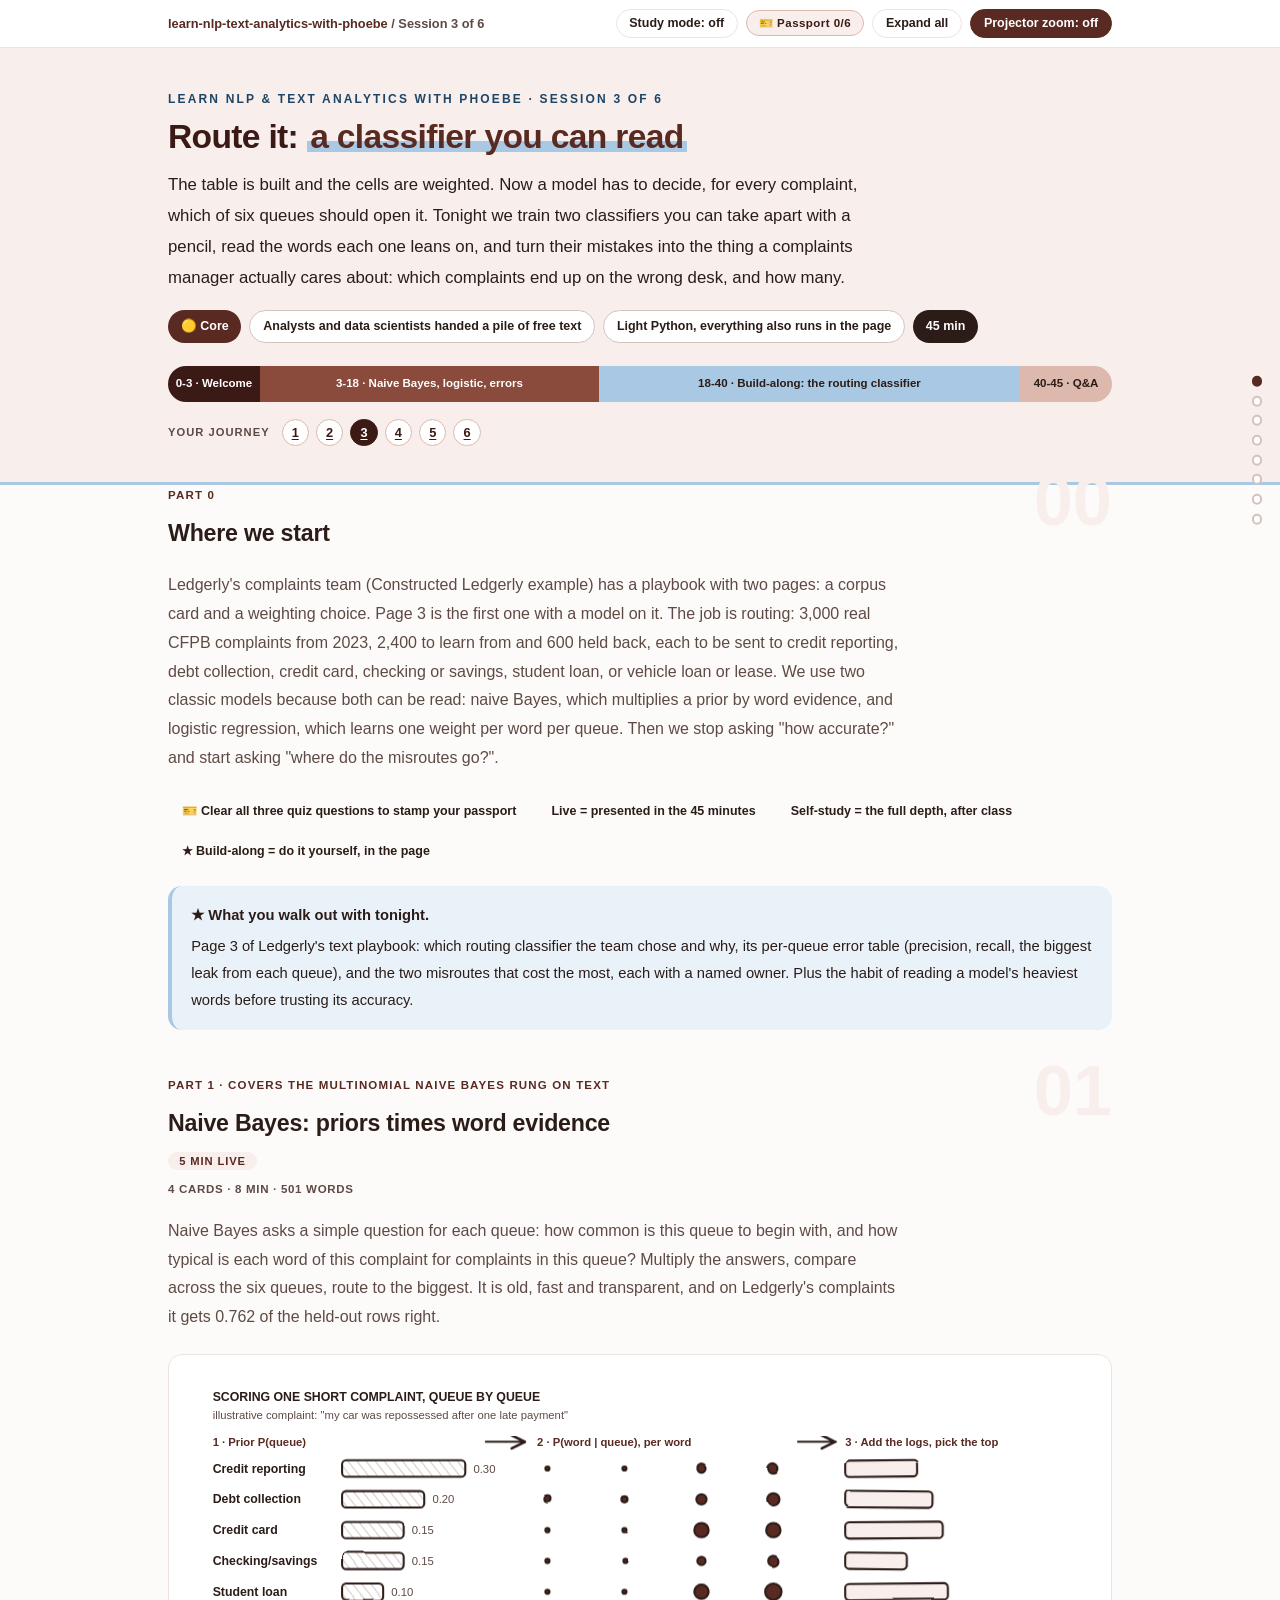
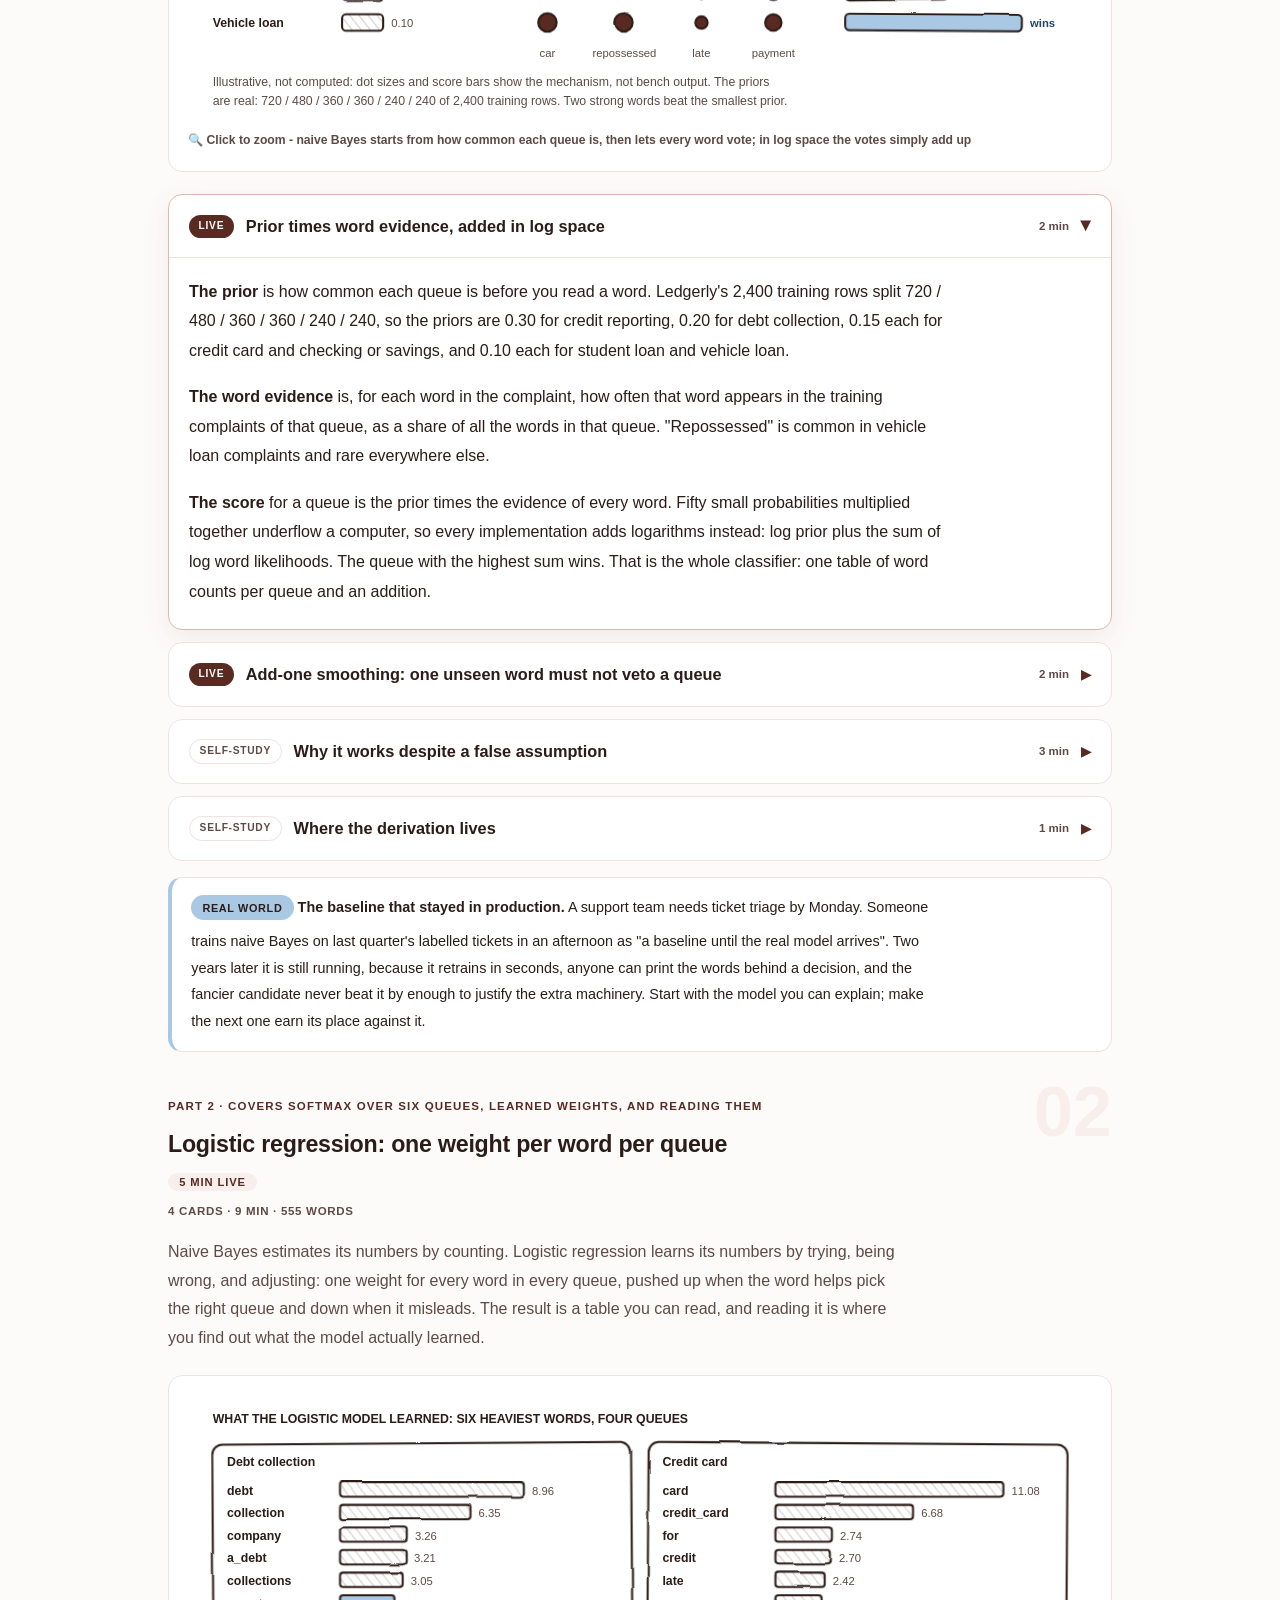
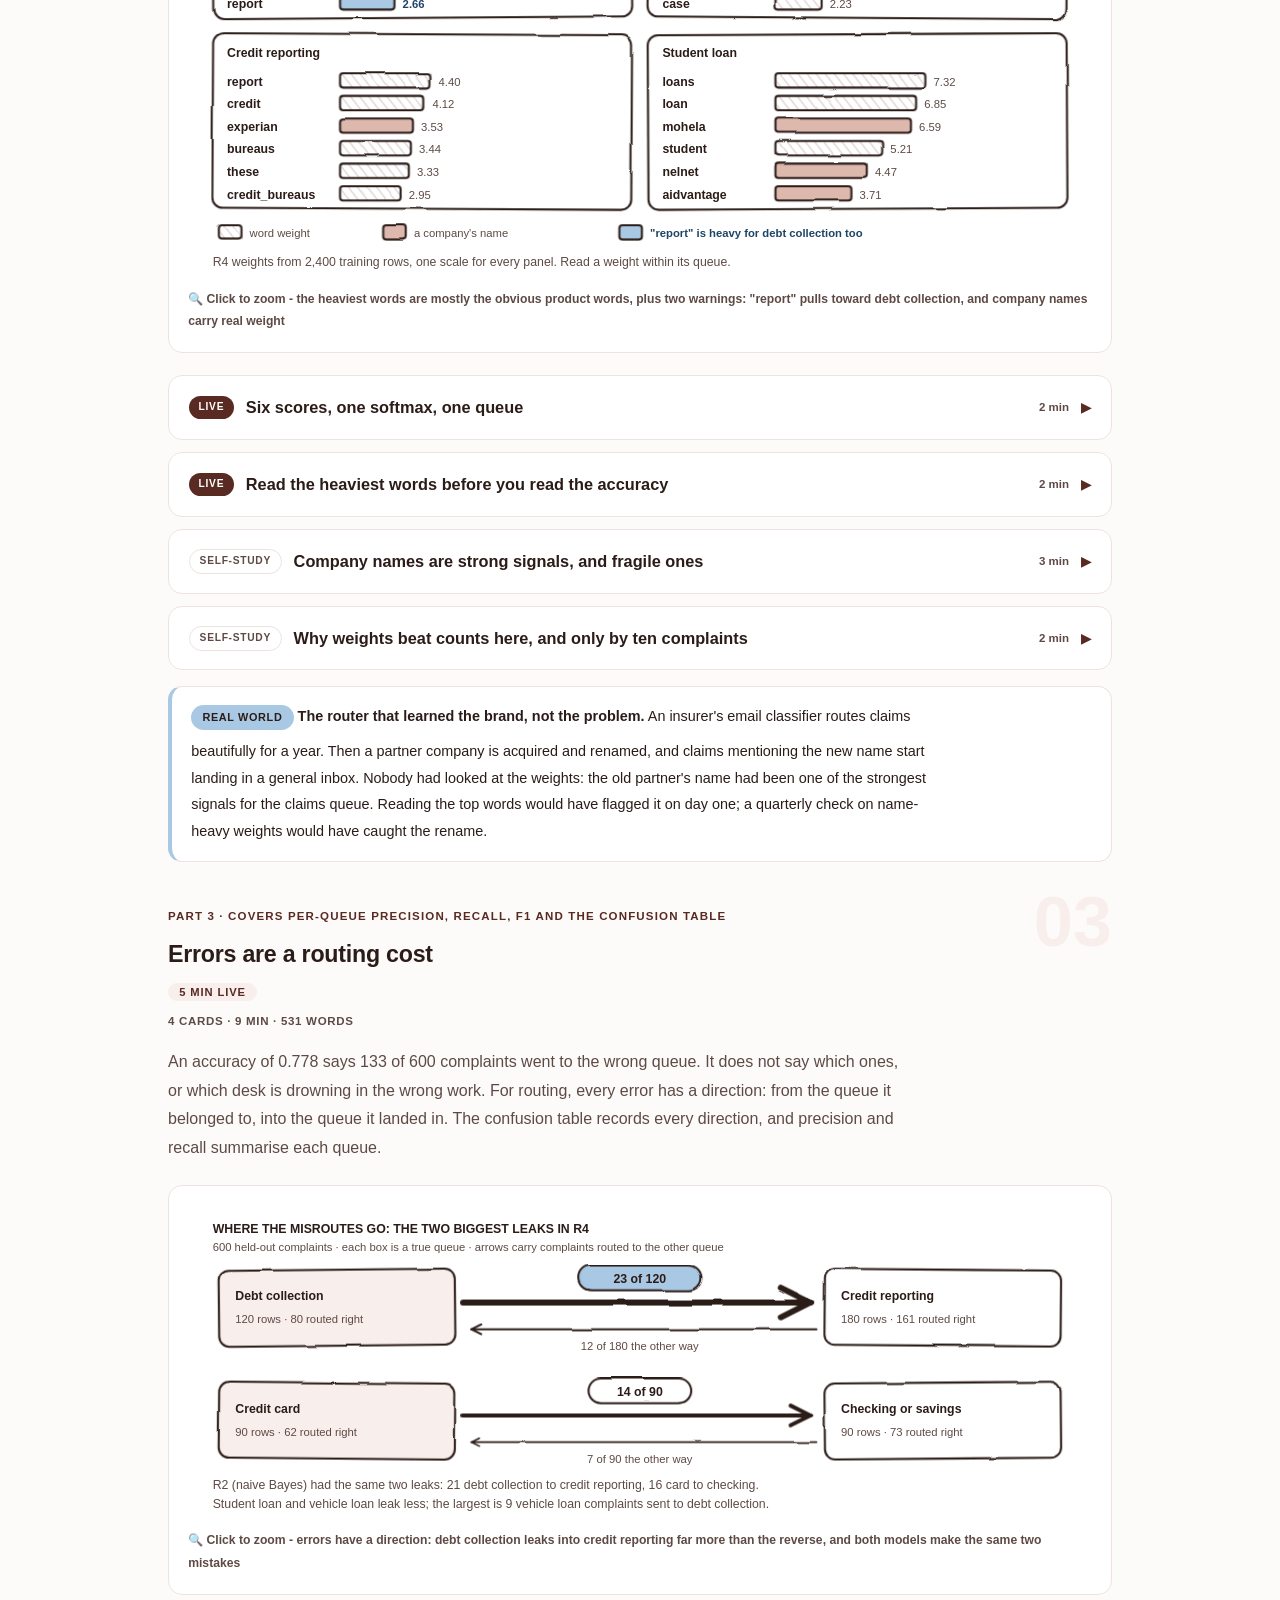
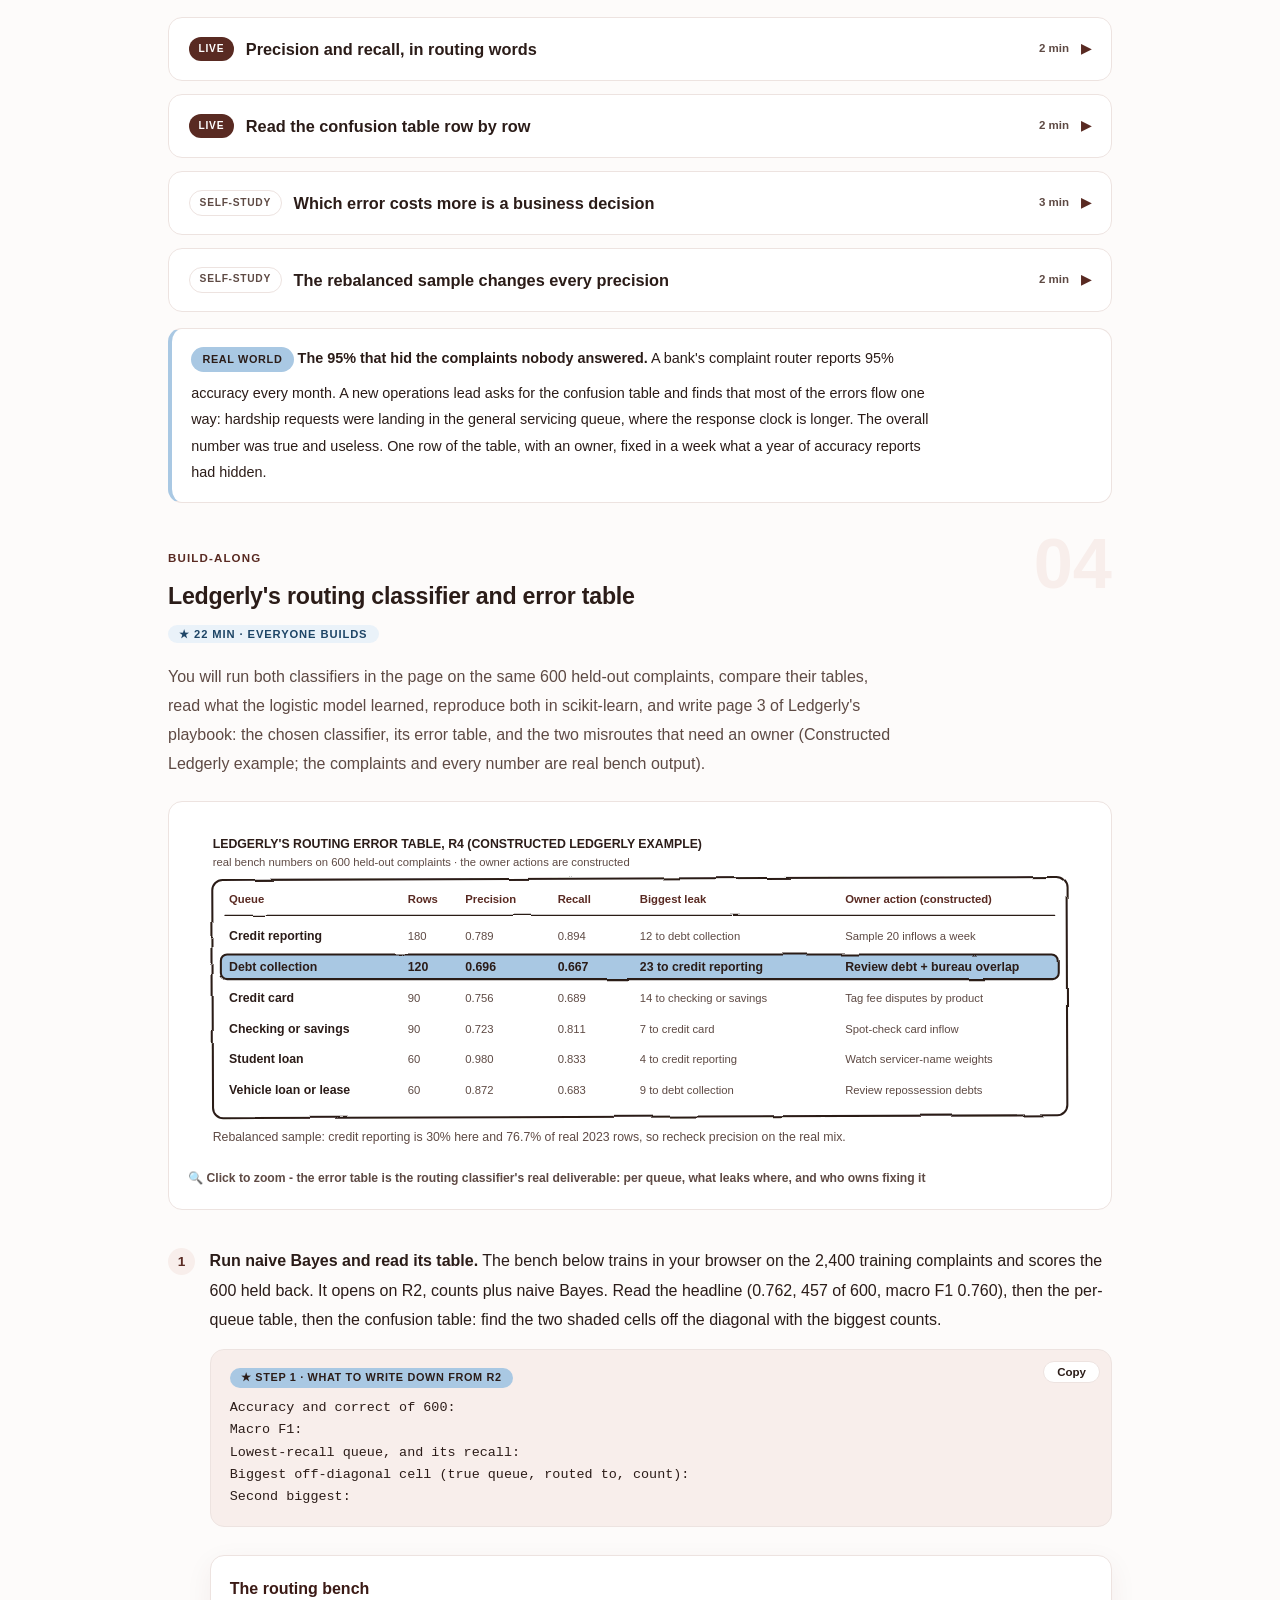
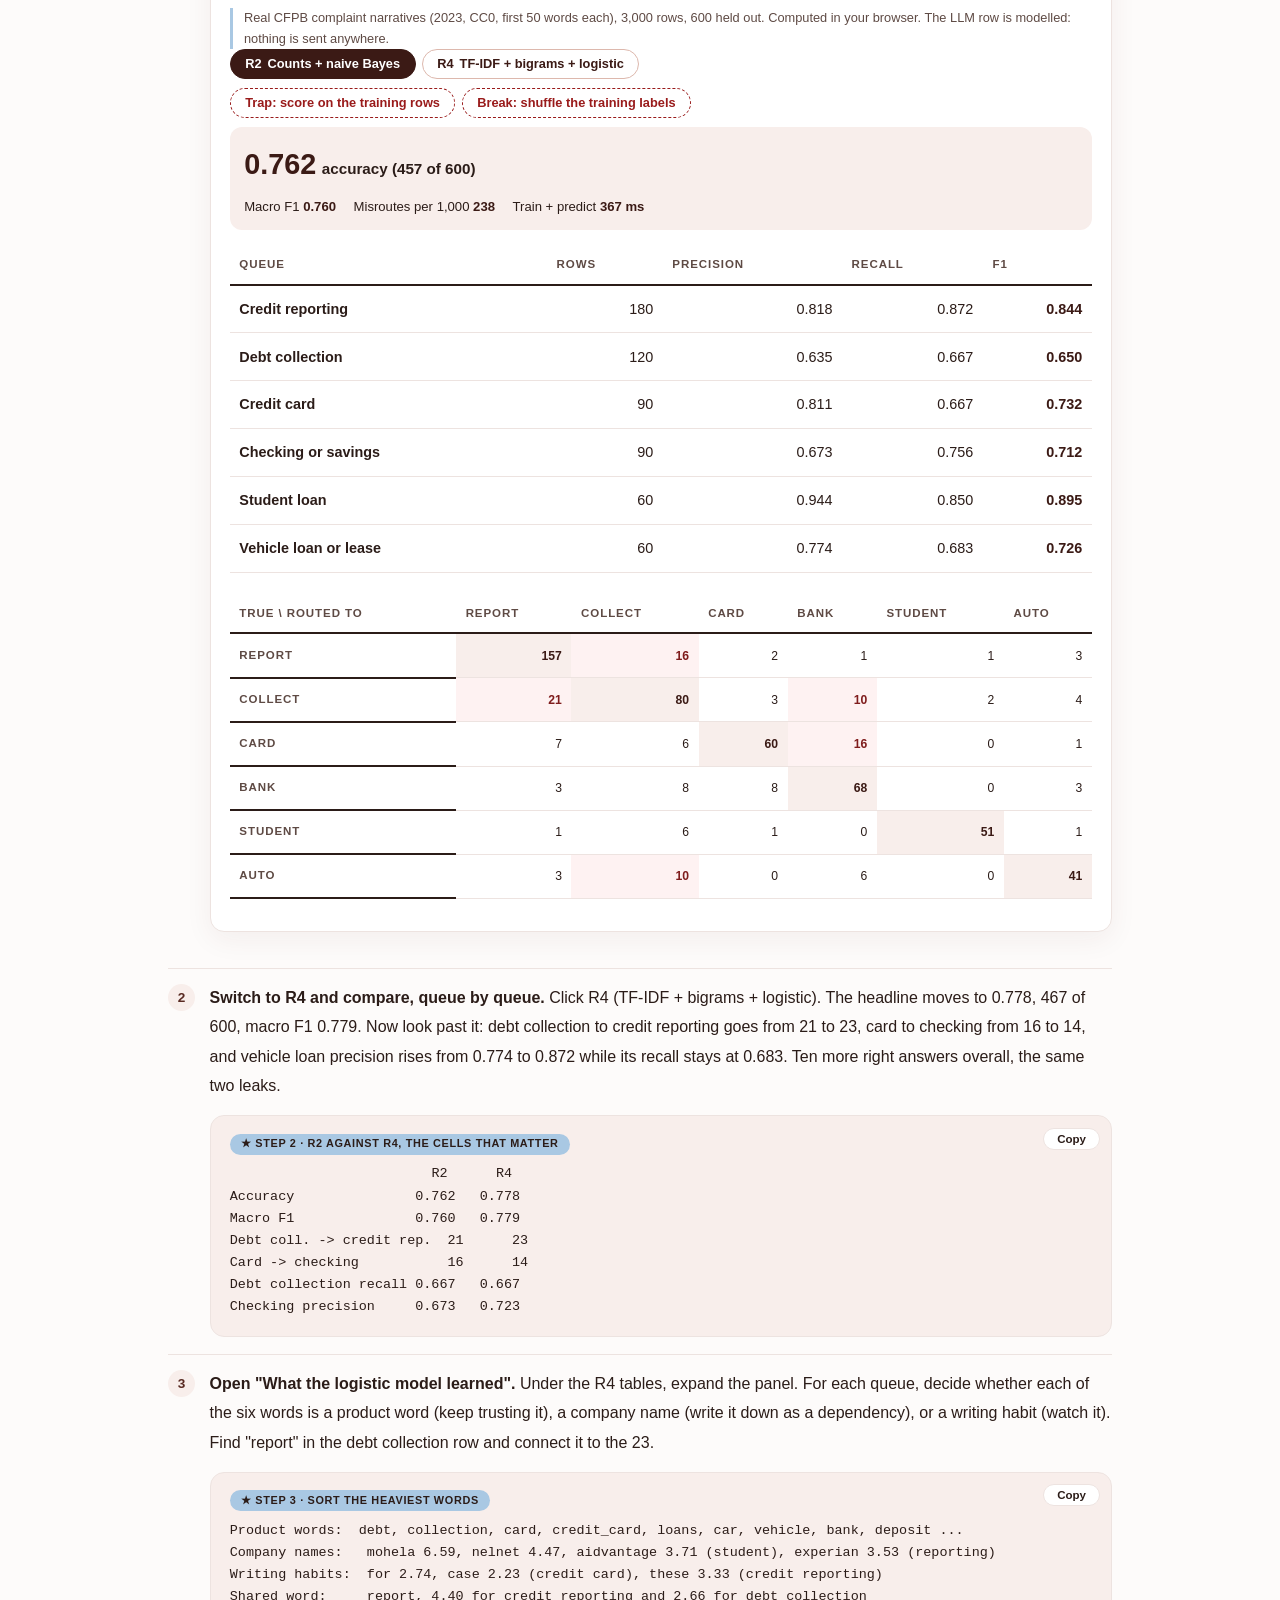
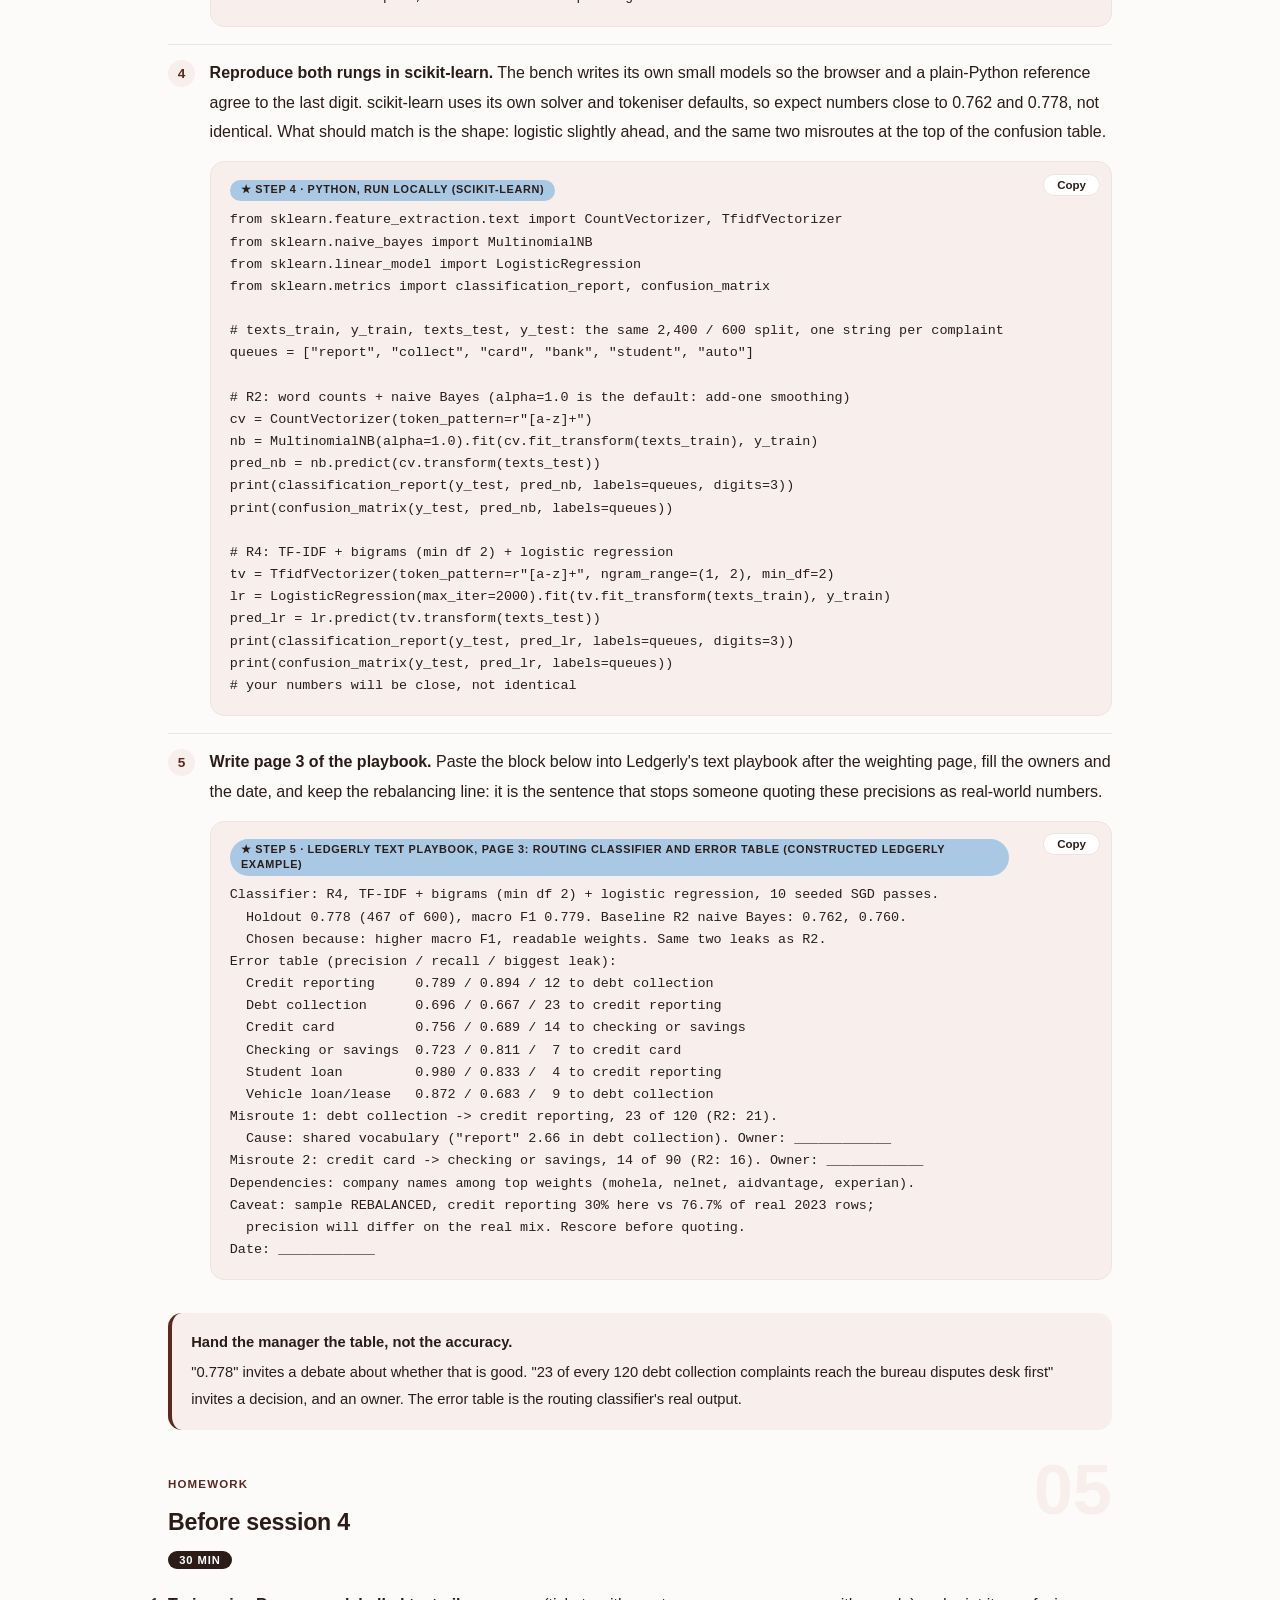
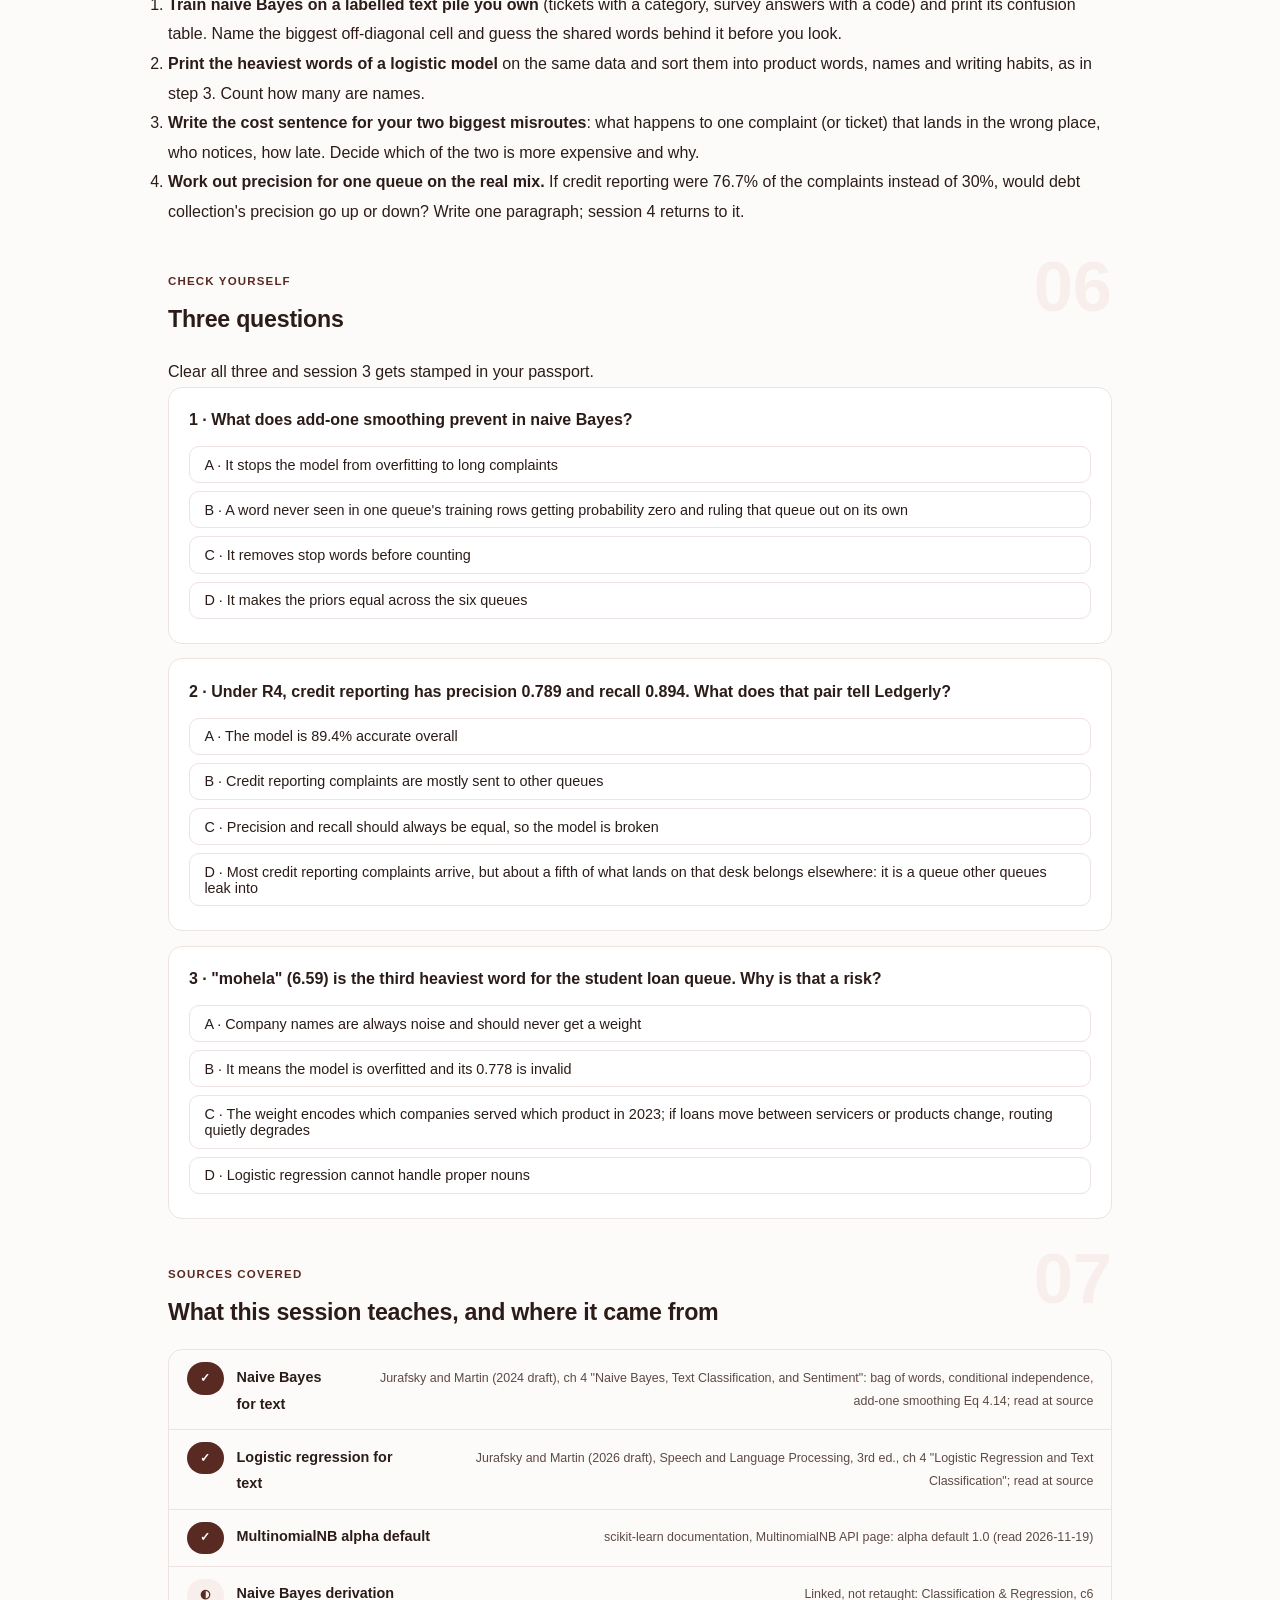
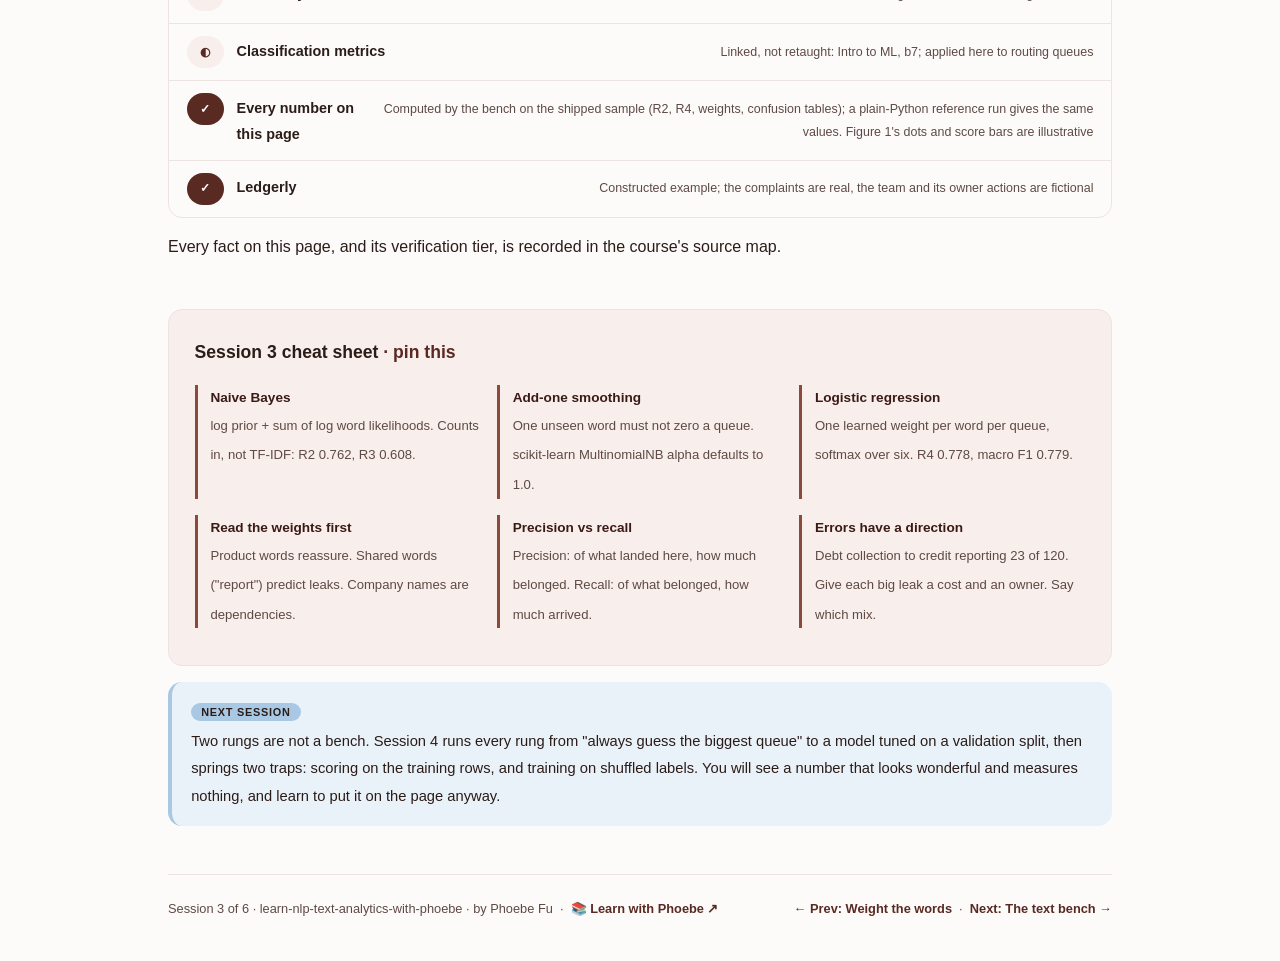
<file: courses/03-route-it.html>
<!DOCTYPE html>
<html lang="en">
<head>
<meta charset="UTF-8">
<meta name="viewport" content="width=device-width, initial-scale=1.0">
<!-- social:start -->
<meta name="description" content="Session 3 of 6. Naive Bayes and logistic regression on 3,000 real CFPB complaints: route each one to one of six queues, read the weights the model learned, and turn precision, recall and the confusion table into a routing cost.">
<meta property="og:type" content="article">
<meta property="og:site_name" content="Learn with Phoebe">
<meta property="og:title" content="Route it: a classifier you can read - learn NLP and text analytics with phoebe">
<meta property="og:description" content="Session 3 of 6. Naive Bayes vs logistic regression on real complaint text, the weights they learn, and the error table that says where complaints leak.">
<meta property="og:url" content="https://phoebefu6.github.io/learn-nlp-text-analytics-with-phoebe/courses/03-route-it.html">
<meta property="og:image" content="https://phoebefu6.github.io/learn-nlp-text-analytics-with-phoebe/assets/og-cover.png">
<meta property="og:image:width" content="1200">
<meta property="og:image:height" content="630">
<meta name="twitter:card" content="summary_large_image">
<meta name="twitter:title" content="Route it: a classifier you can read - learn NLP and text analytics with phoebe">
<meta name="twitter:description" content="Session 3 of 6. Naive Bayes vs logistic regression on real complaint text, and the error table that says where complaints leak.">
<meta name="twitter:image" content="https://phoebefu6.github.io/learn-nlp-text-analytics-with-phoebe/assets/og-cover.png">
<!-- social:end -->
<title>Session 3 · Route it: a classifier you can read - learn NLP and text analytics with phoebe</title>
<link rel="stylesheet" href="../assets/style.css?v=3">
</head>
<body>

<div class="toolbar">
  <div class="wrap">
    <span class="crumb"><a href="../index.html">learn-nlp-text-analytics-with-phoebe</a> / Session 3 of 6</span>
    <button class="btn" id="toggle-all" type="button">Expand all</button>
    <button class="btn primary" id="zoom-toggle" type="button">Projector zoom: off</button>
  </div>
</div>

<header class="masthead">
  <div class="wrap">
    <div class="eyebrow">Learn NLP &amp; Text Analytics with Phoebe · Session 3 of 6</div>
    <h1>Route it: <span class="accent">a classifier you can read</span></h1>
    <p class="sub">The table is built and the cells are weighted. Now a model has to decide, for every complaint, which of six queues should open it. Tonight we train two classifiers you can take apart with a pencil, read the words each one leans on, and turn their mistakes into the thing a complaints manager actually cares about: which complaints end up on the wrong desk, and how many.</p>
    <div class="chip-row">
      <span class="chip level">🟡 Core</span>
      <span class="chip audience">Analysts and data scientists handed a pile of free text</span>
      <span class="chip audience">Light Python, everything also runs in the page</span>
      <span class="chip time">45 min</span>
    </div>
    <div class="agenda">
      <span class="a1" style="flex:1">0-3 · Welcome</span>
      <span class="a2" style="flex:4">3-18 · Naive Bayes, logistic, errors</span>
      <span class="a3" style="flex:5">18-40 · Build-along: the routing classifier</span>
      <span class="a4" style="flex:1">40-45 · Q&amp;A</span>
    </div>
  </div>
</header>

<main class="wrap">

  <section class="section" id="intro">
    <div class="section-kicker">
      <span class="klabel">Part 0</span>
      <h2>Where we start</h2>
    </div>
    <p class="lede">Ledgerly's complaints team (Constructed Ledgerly example) has a playbook with two pages: a corpus card and a weighting choice. Page 3 is the first one with a model on it. The job is routing: 3,000 real CFPB complaints from 2023, 2,400 to learn from and 600 held back, each to be sent to credit reporting, debt collection, credit card, checking or savings, student loan, or vehicle loan or lease. We use two classic models because both can be read: naive Bayes, which multiplies a prior by word evidence, and logistic regression, which learns one weight per word per queue. Then we stop asking "how accurate?" and start asking "where do the misroutes go?".</p>

    <div class="legend">
      <span class="pill">🎫 Clear all three quiz questions to stamp your passport</span>
      <span class="pill">Live = presented in the 45 minutes</span>
      <span class="pill">Self-study = the full depth, after class</span>
      <span class="pill">★ Build-along = do it yourself, in the page</span>
    </div>

    <div class="callout win">
      <p><strong>★ What you walk out with tonight.</strong> Page 3 of Ledgerly's text playbook: which routing classifier the team chose and why, its per-queue error table (precision, recall, the biggest leak from each queue), and the two misroutes that cost the most, each with a named owner. Plus the habit of reading a model's heaviest words before trusting its accuracy.</p>
    </div>
  </section>

  <section class="section" id="part-1">
    <div class="section-kicker">
      <span class="klabel">Part 1 · covers the multinomial naive Bayes rung on text</span>
      <h2>Naive Bayes: priors times word evidence</h2>
      <span class="tag concept">5 min live</span>
    </div>
    <p class="lede">Naive Bayes asks a simple question for each queue: how common is this queue to begin with, and how typical is each word of this complaint for complaints in this queue? Multiply the answers, compare across the six queues, route to the biggest. It is old, fast and transparent, and on Ledgerly's complaints it gets 0.762 of the held-out rows right.</p>

    <figure class="zoomable">
      <svg viewBox="0 0 880 336" xmlns="http://www.w3.org/2000/svg" role="img" aria-label="How naive Bayes scores one short illustrative complaint, my car was repossessed after one late payment. Column 1, the prior for each queue from the training rows: credit reporting 0.30, debt collection 0.20, credit card 0.15, checking or savings 0.15, student loan 0.10, vehicle loan 0.10. Column 2, how common each of four words is in each queue's training rows, drawn as dots: car and repossessed are big only for vehicle loan; late and payment are medium for several queues. Column 3, the prior and the word evidence added in log space: vehicle loan has the longest bar and wins despite the smallest prior. Dots and score bars are illustrative, not computed.">
        <defs>
          <filter id="s3aSk" x="-3%" y="-3%" width="106%" height="106%"><feTurbulence type="fractalNoise" baseFrequency="0.02" numOctaves="2" seed="31" result="n"/><feDisplacementMap in="SourceGraphic" in2="n" scale="2.4" xChannelSelector="R" yChannelSelector="G"/></filter>
          <pattern id="s3aHc" patternUnits="userSpaceOnUse" width="7" height="7" patternTransform="rotate(-38)"><line x1="0" y1="0" x2="0" y2="7" stroke="#592A22" stroke-width="1" opacity=".5"/></pattern>
          <marker id="s3aAr" viewBox="0 0 10 10" refX="9" refY="5" markerWidth="8" markerHeight="8" orient="auto"><path d="M1 1 L9 5 L1 9" fill="none" stroke="#2B1C18" stroke-width="1.6" stroke-linecap="round"/></marker>
        </defs>
        <style>
          .s3aH { font: 800 12px Inter, sans-serif; fill: #2B1C18; }
          .s3aL { font: 600 12px Inter, sans-serif; fill: #2B1C18; }
          .s3aS { font: 400 11px Inter, sans-serif; fill: #5E4A44; }
          .s3aB { font: 800 11px Inter, sans-serif; fill: #1E4566; }
          .s3aA { font: 700 11px Inter, sans-serif; fill: #592A22; }
          .s3aN { font: 400 12px Inter, sans-serif; fill: #5E4A44; }
        </style>

        <text class="s3aH" x="24" y="26">SCORING ONE SHORT COMPLAINT, QUEUE BY QUEUE</text>
        <text class="s3aS" x="24" y="44">illustrative complaint: "my car was repossessed after one late payment"</text>

        <text class="s3aA" x="24" y="70">1 · Prior P(queue)</text>
        <text class="s3aA" x="340" y="70">2 · P(word | queue), per word</text>
        <text class="s3aA" x="640" y="70">3 · Add the logs, pick the top</text>

        <g filter="url(#s3aSk)" fill="none" stroke="#2B1C18" stroke-width="2" stroke-linecap="round" stroke-linejoin="round">
          <path d="M290 66 L328 66" marker-end="url(#s3aAr)"/>
          <path d="M594 66 L630 66" marker-end="url(#s3aAr)"/>
          <rect x="150" y="84" width="120" height="16" rx="4" fill="url(#s3aHc)"/>
          <rect x="150" y="114" width="80" height="16" rx="4" fill="url(#s3aHc)"/>
          <rect x="150" y="144" width="60" height="16" rx="4" fill="url(#s3aHc)"/>
          <rect x="150" y="174" width="60" height="16" rx="4" fill="url(#s3aHc)"/>
          <rect x="150" y="204" width="40" height="16" rx="4" fill="url(#s3aHc)"/>
          <rect x="150" y="234" width="40" height="16" rx="4" fill="url(#s3aHc)"/>
          <circle cx="350" cy="92" r="2" fill="#592A22"/><circle cx="425" cy="92" r="2" fill="#592A22"/><circle cx="500" cy="92" r="4" fill="#592A22"/><circle cx="570" cy="92" r="5" fill="#592A22"/>
          <circle cx="350" cy="122" r="3" fill="#592A22"/><circle cx="425" cy="122" r="3" fill="#592A22"/><circle cx="500" cy="122" r="5" fill="#592A22"/><circle cx="570" cy="122" r="6" fill="#592A22"/>
          <circle cx="350" cy="152" r="2" fill="#592A22"/><circle cx="425" cy="152" r="2" fill="#592A22"/><circle cx="500" cy="152" r="7" fill="#592A22"/><circle cx="570" cy="152" r="7" fill="#592A22"/>
          <circle cx="350" cy="182" r="2" fill="#592A22"/><circle cx="425" cy="182" r="2" fill="#592A22"/><circle cx="500" cy="182" r="4" fill="#592A22"/><circle cx="570" cy="182" r="5" fill="#592A22"/>
          <circle cx="350" cy="212" r="2" fill="#592A22"/><circle cx="425" cy="212" r="2" fill="#592A22"/><circle cx="500" cy="212" r="7" fill="#592A22"/><circle cx="570" cy="212" r="8" fill="#592A22"/>
          <circle cx="350" cy="242" r="9" fill="#592A22"/><circle cx="425" cy="242" r="9" fill="#592A22"/><circle cx="500" cy="242" r="6" fill="#592A22"/><circle cx="570" cy="242" r="8" fill="#592A22"/>
          <rect x="640" y="84" width="70" height="16" rx="4" transform="rotate(-0.6 675 92)" fill="#F8EEEB"/>
          <rect x="640" y="114" width="85" height="16" rx="4" transform="rotate(0.5 682 122)" fill="#F8EEEB"/>
          <rect x="640" y="144" width="95" height="16" rx="4" transform="rotate(-0.4 687 152)" fill="#F8EEEB"/>
          <rect x="640" y="174" width="60" height="16" rx="4" transform="rotate(0.6 670 182)" fill="#F8EEEB"/>
          <rect x="640" y="204" width="100" height="16" rx="4" transform="rotate(-0.5 690 212)" fill="#F8EEEB"/>
          <rect x="640" y="234" width="172" height="16" rx="4" transform="rotate(0.4 726 242)" fill="#A9C8E3"/>
        </g>

        <text class="s3aL" x="24" y="96">Credit reporting</text>
        <text class="s3aL" x="24" y="126">Debt collection</text>
        <text class="s3aL" x="24" y="156">Credit card</text>
        <text class="s3aL" x="24" y="186">Checking/savings</text>
        <text class="s3aL" x="24" y="216">Student loan</text>
        <text class="s3aL" x="24" y="246">Vehicle loan</text>
        <text class="s3aS" x="278" y="96">0.30</text>
        <text class="s3aS" x="238" y="126">0.20</text>
        <text class="s3aS" x="218" y="156">0.15</text>
        <text class="s3aS" x="218" y="186">0.15</text>
        <text class="s3aS" x="198" y="216">0.10</text>
        <text class="s3aS" x="198" y="246">0.10</text>

        <text class="s3aS" x="350" y="276" text-anchor="middle">car</text>
        <text class="s3aS" x="425" y="276" text-anchor="middle">repossessed</text>
        <text class="s3aS" x="500" y="276" text-anchor="middle">late</text>
        <text class="s3aS" x="570" y="276" text-anchor="middle">payment</text>

        <text class="s3aB" x="820" y="246">wins</text>

        <text class="s3aN" x="24" y="304">Illustrative, not computed: dot sizes and score bars show the mechanism, not bench output. The priors</text>
        <text class="s3aN" x="24" y="322">are real: 720 / 480 / 360 / 360 / 240 / 240 of 2,400 training rows. Two strong words beat the smallest prior.</text>
      </svg>
      <figcaption>🔍 Click to zoom - naive Bayes starts from how common each queue is, then lets every word vote; in log space the votes simply add up</figcaption>
    </figure>

    <details class="card" open>
      <summary><span class="mode live">Live</span>Prior times word evidence, added in log space<span class="mini">2 min</span><span class="caret">▶</span></summary>
      <div class="body">
        <p><strong>The prior</strong> is how common each queue is before you read a word. Ledgerly's 2,400 training rows split 720 / 480 / 360 / 360 / 240 / 240, so the priors are 0.30 for credit reporting, 0.20 for debt collection, 0.15 each for credit card and checking or savings, and 0.10 each for student loan and vehicle loan.</p>
        <p><strong>The word evidence</strong> is, for each word in the complaint, how often that word appears in the training complaints of that queue, as a share of all the words in that queue. "Repossessed" is common in vehicle loan complaints and rare everywhere else.</p>
        <p><strong>The score</strong> for a queue is the prior times the evidence of every word. Fifty small probabilities multiplied together underflow a computer, so every implementation adds logarithms instead: log prior plus the sum of log word likelihoods. The queue with the highest sum wins. That is the whole classifier: one table of word counts per queue and an addition.</p>
      </div>
    </details>

    <details class="card">
      <summary><span class="mode live">Live</span>Add-one smoothing: one unseen word must not veto a queue<span class="mini">2 min</span><span class="caret">▶</span></summary>
      <div class="body">
        <p>Suppose "zelle" never appeared in any training complaint about checking accounts. Its estimated likelihood for that queue is then zero, and zero times anything is zero: one word would rule out the whole queue, however strong the rest of the evidence. Jurafsky and Martin's fix is add-one (Laplace) smoothing, Equation 4.14 in chapter 4 of the 2024 draft of Speech and Language Processing: add 1 to every word's count in every queue, and add the vocabulary size to the denominator so the shares still sum to one.</p>
        <p>In scikit-learn the same knob is <code>alpha</code> on <code>MultinomialNB</code>, and its default is 1.0: add-one. The bench's R2 rung uses alpha 1. Session 4's validation grid also tries alpha 0.3; on Ledgerly's rows it did not beat alpha 1.</p>
      </div>
    </details>

    <details class="card">
      <summary><span class="mode self">Self-study</span>Why it works despite a false assumption<span class="mini">3 min</span><span class="caret">▶</span></summary>
      <div class="body">
        <p>Multiplying word likelihoods is only correct if every word is independent of every other word once you know the queue. That conditional independence assumption is plainly false for complaints: "credit" and "report" travel together, so naive Bayes counts the same evidence twice and its probabilities come out overconfident.</p>
        <p>Routing does not need calibrated probabilities. It needs the right queue to have the highest score, and double counting tends to push all queues' scores in the same direction. On Ledgerly's holdout, R2 (word counts plus naive Bayes) gets 457 of 600 right, 0.762, against 0.300 for always guessing credit reporting.</p>
        <p>One warning from the bench: feed naive Bayes TF-IDF weights instead of counts (R3) and accuracy falls to 0.608. The l2-normalised weights are all below 1, so the word evidence shrinks and the prior dominates: 175 of 180 credit reporting complaints are right, while vehicle loan recall collapses to 0.283. A better weighting is not better for every model.</p>
      </div>
    </details>

    <details class="card">
      <summary><span class="mode self">Self-study</span>Where the derivation lives<span class="mini">1 min</span><span class="caret">▶</span></summary>
      <div class="body">
        <p>Bayes' rule, why the denominator can be dropped, and naive Bayes as a general method for any features are derived step by step in <a href="https://phoebefu6.github.io/learn-classification-regression-with-phoebe/courses/c6-naive-bayes.html">Classification &amp; Regression, c6: naive Bayes</a>. Here it is one rung on a text ladder: what it needs (counts, not weights), what it gets on real complaints, and how to read it.</p>
      </div>
    </details>

    <div class="callout example">
      <p><span class="ex-pill">Real world</span> <strong>The baseline that stayed in production.</strong> A support team needs ticket triage by Monday. Someone trains naive Bayes on last quarter's labelled tickets in an afternoon as "a baseline until the real model arrives". Two years later it is still running, because it retrains in seconds, anyone can print the words behind a decision, and the fancier candidate never beat it by enough to justify the extra machinery. Start with the model you can explain; make the next one earn its place against it.</p>
    </div>
  </section>

  <section class="section" id="part-2">
    <div class="section-kicker">
      <span class="klabel">Part 2 · covers softmax over six queues, learned weights, and reading them</span>
      <h2>Logistic regression: one weight per word per queue</h2>
      <span class="tag concept">5 min live</span>
    </div>
    <p class="lede">Naive Bayes estimates its numbers by counting. Logistic regression learns its numbers by trying, being wrong, and adjusting: one weight for every word in every queue, pushed up when the word helps pick the right queue and down when it misleads. The result is a table you can read, and reading it is where you find out what the model actually learned.</p>

    <figure class="zoomable">
      <svg viewBox="0 0 880 470" xmlns="http://www.w3.org/2000/svg" role="img" aria-label="The six heaviest learned weights per queue for the R4 logistic model, four queues, same scale. Debt collection: debt 8.96, collection 6.35, company 3.26, a_debt 3.21, collections 3.05, report 2.66, highlighted. Credit card: card 11.08, credit_card 6.68, for 2.74, credit 2.70, late 2.42, case 2.23. Credit reporting: report 4.40, credit 4.12, experian 3.53, bureaus 3.44, these 3.33, credit_bureaus 2.95. Student loan: loans 7.32, loan 6.85, mohela 6.59, student 5.21, nelnet 4.47, aidvantage 3.71. Company names experian, mohela, nelnet and aidvantage are marked.">
        <defs>
          <filter id="s3bSk" x="-3%" y="-3%" width="106%" height="106%"><feTurbulence type="fractalNoise" baseFrequency="0.02" numOctaves="2" seed="37" result="n"/><feDisplacementMap in="SourceGraphic" in2="n" scale="2.4" xChannelSelector="R" yChannelSelector="G"/></filter>
          <pattern id="s3bHc" patternUnits="userSpaceOnUse" width="7" height="7" patternTransform="rotate(-38)"><line x1="0" y1="0" x2="0" y2="7" stroke="#592A22" stroke-width="1" opacity=".5"/></pattern>
          <marker id="s3bAr" viewBox="0 0 10 10" refX="9" refY="5" markerWidth="8" markerHeight="8" orient="auto"><path d="M1 1 L9 5 L1 9" fill="none" stroke="#2B1C18" stroke-width="1.6" stroke-linecap="round"/></marker>
        </defs>
        <style>
          .s3bH { font: 800 12px Inter, sans-serif; fill: #2B1C18; }
          .s3bL { font: 600 12px Inter, sans-serif; fill: #2B1C18; }
          .s3bS { font: 400 11px Inter, sans-serif; fill: #5E4A44; }
          .s3bB { font: 800 11px Inter, sans-serif; fill: #1E4566; }
          .s3bA { font: 700 11px Inter, sans-serif; fill: #592A22; }
          .s3bN { font: 400 12px Inter, sans-serif; fill: #5E4A44; }
        </style>

        <text class="s3bH" x="24" y="26">WHAT THE LOGISTIC MODEL LEARNED: SIX HEAVIEST WORDS, FOUR QUEUES</text>

        <g filter="url(#s3bSk)" fill="none" stroke="#2B1C18" stroke-width="2" stroke-linecap="round" stroke-linejoin="round">
          <rect x="24" y="46" width="408" height="170" rx="10" transform="rotate(-0.4 228 131)" fill="#FFFFFF"/>
          <rect x="448" y="46" width="408" height="170" rx="10" transform="rotate(0.4 652 131)" fill="#FFFFFF"/>
          <rect x="24" y="232" width="408" height="170" rx="10" transform="rotate(0.3 228 317)" fill="#FFFFFF"/>
          <rect x="448" y="232" width="408" height="170" rx="10" transform="rotate(-0.3 652 317)" fill="#FFFFFF"/>

          <rect x="148" y="84" width="179" height="14" rx="3" fill="url(#s3bHc)"/>
          <rect x="148" y="106" width="127" height="14" rx="3" fill="url(#s3bHc)"/>
          <rect x="148" y="128" width="65" height="14" rx="3" fill="url(#s3bHc)"/>
          <rect x="148" y="150" width="64" height="14" rx="3" fill="url(#s3bHc)"/>
          <rect x="148" y="172" width="61" height="14" rx="3" fill="url(#s3bHc)"/>
          <rect x="148" y="194" width="53" height="14" rx="3" fill="#A9C8E3"/>

          <rect x="572" y="84" width="222" height="14" rx="3" fill="url(#s3bHc)"/>
          <rect x="572" y="106" width="134" height="14" rx="3" fill="url(#s3bHc)"/>
          <rect x="572" y="128" width="55" height="14" rx="3" fill="url(#s3bHc)"/>
          <rect x="572" y="150" width="54" height="14" rx="3" fill="url(#s3bHc)"/>
          <rect x="572" y="172" width="48" height="14" rx="3" fill="url(#s3bHc)"/>
          <rect x="572" y="194" width="45" height="14" rx="3" fill="url(#s3bHc)"/>

          <rect x="148" y="270" width="88" height="14" rx="3" fill="url(#s3bHc)"/>
          <rect x="148" y="292" width="82" height="14" rx="3" fill="url(#s3bHc)"/>
          <rect x="148" y="314" width="71" height="14" rx="3" fill="#DDB8AD"/>
          <rect x="148" y="336" width="69" height="14" rx="3" fill="url(#s3bHc)"/>
          <rect x="148" y="358" width="67" height="14" rx="3" fill="url(#s3bHc)"/>
          <rect x="148" y="380" width="59" height="14" rx="3" fill="url(#s3bHc)"/>

          <rect x="572" y="270" width="146" height="14" rx="3" fill="url(#s3bHc)"/>
          <rect x="572" y="292" width="137" height="14" rx="3" fill="url(#s3bHc)"/>
          <rect x="572" y="314" width="132" height="14" rx="3" fill="#DDB8AD"/>
          <rect x="572" y="336" width="104" height="14" rx="3" fill="url(#s3bHc)"/>
          <rect x="572" y="358" width="89" height="14" rx="3" fill="#DDB8AD"/>
          <rect x="572" y="380" width="74" height="14" rx="3" fill="#DDB8AD"/>

          <rect x="30" y="418" width="22" height="14" rx="3" fill="url(#s3bHc)"/>
          <rect x="190" y="418" width="22" height="14" rx="3" fill="#DDB8AD"/>
          <rect x="420" y="418" width="22" height="14" rx="3" fill="#A9C8E3"/>
        </g>

        <text class="s3bH" x="38" y="68">Debt collection</text>
        <text class="s3bL" x="38" y="96">debt</text><text class="s3bS" x="335" y="96">8.96</text>
        <text class="s3bL" x="38" y="118">collection</text><text class="s3bS" x="283" y="118">6.35</text>
        <text class="s3bL" x="38" y="140">company</text><text class="s3bS" x="221" y="140">3.26</text>
        <text class="s3bL" x="38" y="162">a_debt</text><text class="s3bS" x="220" y="162">3.21</text>
        <text class="s3bL" x="38" y="184">collections</text><text class="s3bS" x="217" y="184">3.05</text>
        <text class="s3bL" x="38" y="206">report</text><text class="s3bB" x="209" y="206">2.66</text>

        <text class="s3bH" x="462" y="68">Credit card</text>
        <text class="s3bL" x="462" y="96">card</text><text class="s3bS" x="802" y="96">11.08</text>
        <text class="s3bL" x="462" y="118">credit_card</text><text class="s3bS" x="714" y="118">6.68</text>
        <text class="s3bL" x="462" y="140">for</text><text class="s3bS" x="635" y="140">2.74</text>
        <text class="s3bL" x="462" y="162">credit</text><text class="s3bS" x="634" y="162">2.70</text>
        <text class="s3bL" x="462" y="184">late</text><text class="s3bS" x="628" y="184">2.42</text>
        <text class="s3bL" x="462" y="206">case</text><text class="s3bS" x="625" y="206">2.23</text>

        <text class="s3bH" x="38" y="254">Credit reporting</text>
        <text class="s3bL" x="38" y="282">report</text><text class="s3bS" x="244" y="282">4.40</text>
        <text class="s3bL" x="38" y="304">credit</text><text class="s3bS" x="238" y="304">4.12</text>
        <text class="s3bL" x="38" y="326">experian</text><text class="s3bS" x="227" y="326">3.53</text>
        <text class="s3bL" x="38" y="348">bureaus</text><text class="s3bS" x="225" y="348">3.44</text>
        <text class="s3bL" x="38" y="370">these</text><text class="s3bS" x="223" y="370">3.33</text>
        <text class="s3bL" x="38" y="392">credit_bureaus</text><text class="s3bS" x="215" y="392">2.95</text>

        <text class="s3bH" x="462" y="254">Student loan</text>
        <text class="s3bL" x="462" y="282">loans</text><text class="s3bS" x="726" y="282">7.32</text>
        <text class="s3bL" x="462" y="304">loan</text><text class="s3bS" x="717" y="304">6.85</text>
        <text class="s3bL" x="462" y="326">mohela</text><text class="s3bS" x="712" y="326">6.59</text>
        <text class="s3bL" x="462" y="348">student</text><text class="s3bS" x="684" y="348">5.21</text>
        <text class="s3bL" x="462" y="370">nelnet</text><text class="s3bS" x="669" y="370">4.47</text>
        <text class="s3bL" x="462" y="392">aidvantage</text><text class="s3bS" x="654" y="392">3.71</text>

        <text class="s3bS" x="60" y="429">word weight</text>
        <text class="s3bS" x="220" y="429">a company's name</text>
        <text class="s3bB" x="450" y="429">"report" is heavy for debt collection too</text>
        <text class="s3bN" x="24" y="458">R4 weights from 2,400 training rows, one scale for every panel. Read a weight within its queue.</text>
      </svg>
      <figcaption>🔍 Click to zoom - the heaviest words are mostly the obvious product words, plus two warnings: "report" pulls toward debt collection, and company names carry real weight</figcaption>
    </figure>

    <details class="card">
      <summary><span class="mode live">Live</span>Six scores, one softmax, one queue<span class="mini">2 min</span><span class="caret">▶</span></summary>
      <div class="body">
        <p>Chapter 4 of Jurafsky and Martin's 2026 draft is titled "Logistic Regression and Text Classification", and the multi-class version is exactly Ledgerly's problem. For each queue the model keeps a weight for every feature (here, TF-IDF weighted words and two-word bigrams that appear in at least two training complaints) plus a bias. A complaint's score for a queue is the bias plus each feature's value times its weight. Softmax turns the six scores into six probabilities that sum to one; the complaint goes to the biggest.</p>
        <p>The weights are learned, not counted. The bench starts them at zero and makes 10 passes over the 2,400 training complaints in a seeded random order (stochastic gradient descent, learning rate 1). Each time a complaint is scored, the weights of its words move a little toward the right queue and away from the wrong ones. The seed fixes the order, so you get the same weights every run.</p>
        <p>This rung is R4. It routes 467 of 600 held-out complaints correctly, 0.778, with macro F1 0.779: ten more complaints than naive Bayes on the same holdout.</p>
      </div>
    </details>

    <details class="card">
      <summary><span class="mode live">Live</span>Read the heaviest words before you read the accuracy<span class="mini">2 min</span><span class="caret">▶</span></summary>
      <div class="body">
        <p>Open "What the logistic model learned" on the R4 rung. Most of it is reassuring: "debt" 8.96 and "collection" 6.35 for debt collection, "card" 11.08 for credit card, "car" 7.93 and "vehicle" 6.34 for vehicle loan, "bank" 6.81 and "deposit" 5.02 for checking or savings. A model whose top words are the product words is routing for the right reasons.</p>
        <p>Two rows deserve a second look. In debt collection, the sixth heaviest word is "report" (2.66), the same word that leads credit reporting (4.40). Collectors report debts to the credit bureaus, so complaints about one often talk about the other; that shared vocabulary is exactly where Part 3's biggest misroute comes from. And in credit card, "for" (2.74) and "case" (2.23) carry weight: not product words, just habits of how card complaints happen to be written in this sample.</p>
      </div>
    </details>

    <details class="card">
      <summary><span class="mode self">Self-study</span>Company names are strong signals, and fragile ones<span class="mini">3 min</span><span class="caret">▶</span></summary>
      <div class="body">
        <p>Three of the six heaviest student loan words are company names: "mohela" 6.59, "nelnet" 4.47 and "aidvantage" 3.71, all federal student loan servicers. In credit reporting, "experian" (3.53), a credit bureau, sits among the top three. The model is not wrong to use them: in 2023, a complaint naming a federal loan servicer was very likely a student loan complaint.</p>
        <p>It is a dependency you did not choose. If loans move to a new servicer, or a servicer starts offering a different product, the name stops meaning what it meant in the training rows and the routing quietly degrades. A product word like "loan" travels; a company name is a fact about the market in one year. Write the company-name weights on the playbook page so the next retrain checks whether they still hold.</p>
      </div>
    </details>

    <details class="card">
      <summary><span class="mode self">Self-study</span>Why weights beat counts here, and only by ten complaints<span class="mini">2 min</span><span class="caret">▶</span></summary>
      <div class="body">
        <p>Naive Bayes estimates each word's evidence on its own, so two words that always appear together are counted twice. Logistic regression learns all weights at once, so when "credit" and "report" travel together it can split the credit between them. It can also use bigrams like "a_debt" and "credit_card" that session 2 added. That is why it edges ahead: 467 against 457 correct.</p>
        <p>Ten complaints out of 600 is a modest gap, and the two models disagree on different complaints. Session 4 puts both on the full bench with validation tuning and two traps, and asks whether the gap survives.</p>
      </div>
    </details>

    <div class="callout example">
      <p><span class="ex-pill">Real world</span> <strong>The router that learned the brand, not the problem.</strong> An insurer's email classifier routes claims beautifully for a year. Then a partner company is acquired and renamed, and claims mentioning the new name start landing in a general inbox. Nobody had looked at the weights: the old partner's name had been one of the strongest signals for the claims queue. Reading the top words would have flagged it on day one; a quarterly check on name-heavy weights would have caught the rename.</p>
    </div>
  </section>

  <section class="section" id="part-3">
    <div class="section-kicker">
      <span class="klabel">Part 3 · covers per-queue precision, recall, F1 and the confusion table</span>
      <h2>Errors are a routing cost</h2>
      <span class="tag concept">5 min live</span>
    </div>
    <p class="lede">An accuracy of 0.778 says 133 of 600 complaints went to the wrong queue. It does not say which ones, or which desk is drowning in the wrong work. For routing, every error has a direction: from the queue it belonged to, into the queue it landed in. The confusion table records every direction, and precision and recall summarise each queue.</p>

    <figure class="zoomable">
      <svg viewBox="0 0 880 306" xmlns="http://www.w3.org/2000/svg" role="img" aria-label="The two biggest misroutes of the R4 logistic model on 600 held-out complaints. Debt collection, 120 rows, 80 routed right: 23 go to credit reporting, highlighted; 12 credit reporting complaints go the other way. Credit card, 90 rows, 62 routed right: 14 go to checking or savings; 7 checking or savings complaints go the other way. Credit reporting has 180 rows, 161 right; checking or savings 90 rows, 73 right. R2 had the same two leaks: 21 and 16.">
        <defs>
          <filter id="s3cSk" x="-3%" y="-3%" width="106%" height="106%"><feTurbulence type="fractalNoise" baseFrequency="0.02" numOctaves="2" seed="41" result="n"/><feDisplacementMap in="SourceGraphic" in2="n" scale="2.4" xChannelSelector="R" yChannelSelector="G"/></filter>
          <pattern id="s3cHc" patternUnits="userSpaceOnUse" width="7" height="7" patternTransform="rotate(-38)"><line x1="0" y1="0" x2="0" y2="7" stroke="#592A22" stroke-width="1" opacity=".5"/></pattern>
          <marker id="s3cAr" viewBox="0 0 10 10" refX="9" refY="5" markerWidth="6" markerHeight="6" orient="auto"><path d="M1 1 L9 5 L1 9" fill="none" stroke="#2B1C18" stroke-width="1.6" stroke-linecap="round"/></marker>
        </defs>
        <style>
          .s3cH { font: 800 12px Inter, sans-serif; fill: #2B1C18; }
          .s3cL { font: 600 12px Inter, sans-serif; fill: #2B1C18; }
          .s3cS { font: 400 11px Inter, sans-serif; fill: #5E4A44; }
          .s3cB { font: 800 11px Inter, sans-serif; fill: #1E4566; }
          .s3cA { font: 700 11px Inter, sans-serif; fill: #592A22; }
          .s3cN { font: 400 12px Inter, sans-serif; fill: #5E4A44; }
        </style>

        <text class="s3cH" x="24" y="26">WHERE THE MISROUTES GO: THE TWO BIGGEST LEAKS IN R4</text>
        <text class="s3cS" x="24" y="44">600 held-out complaints · each box is a true queue · arrows carry complaints routed to the other queue</text>

        <g filter="url(#s3cSk)" fill="none" stroke="#2B1C18" stroke-width="2" stroke-linecap="round" stroke-linejoin="round">
          <rect x="30" y="62" width="230" height="74" rx="10" transform="rotate(-0.6 145 99)" fill="#F8EEEB"/>
          <rect x="620" y="62" width="230" height="74" rx="10" transform="rotate(0.5 735 99)" fill="#FFFFFF"/>
          <path d="M268 94 L606 94" stroke-width="6" marker-end="url(#s3cAr)"/>
          <path d="M612 120 L276 120" stroke-width="2" marker-end="url(#s3cAr)"/>
          <rect x="380" y="58" width="120" height="24" rx="12" fill="#A9C8E3"/>

          <rect x="30" y="172" width="230" height="74" rx="10" transform="rotate(0.5 145 209)" fill="#F8EEEB"/>
          <rect x="620" y="172" width="230" height="74" rx="10" transform="rotate(-0.5 735 209)" fill="#FFFFFF"/>
          <path d="M268 204 L606 204" stroke-width="4" marker-end="url(#s3cAr)"/>
          <path d="M612 230 L276 230" stroke-width="1.6" marker-end="url(#s3cAr)"/>
          <rect x="390" y="168" width="100" height="24" rx="12" fill="#FFFFFF"/>
        </g>

        <text class="s3cH" x="46" y="92">Debt collection</text>
        <text class="s3cS" x="46" y="114">120 rows · 80 routed right</text>
        <text class="s3cH" x="636" y="92">Credit reporting</text>
        <text class="s3cS" x="636" y="114">180 rows · 161 routed right</text>
        <text class="s3cL" x="440" y="75" text-anchor="middle">23 of 120</text>
        <text class="s3cS" x="440" y="140" text-anchor="middle">12 of 180 the other way</text>

        <text class="s3cH" x="46" y="202">Credit card</text>
        <text class="s3cS" x="46" y="224">90 rows · 62 routed right</text>
        <text class="s3cH" x="636" y="202">Checking or savings</text>
        <text class="s3cS" x="636" y="224">90 rows · 73 routed right</text>
        <text class="s3cL" x="440" y="185" text-anchor="middle">14 of 90</text>
        <text class="s3cS" x="440" y="250" text-anchor="middle">7 of 90 the other way</text>

        <text class="s3cN" x="24" y="276">R2 (naive Bayes) had the same two leaks: 21 debt collection to credit reporting, 16 card to checking.</text>
        <text class="s3cN" x="24" y="294">Student loan and vehicle loan leak less; the largest is 9 vehicle loan complaints sent to debt collection.</text>
      </svg>
      <figcaption>🔍 Click to zoom - errors have a direction: debt collection leaks into credit reporting far more than the reverse, and both models make the same two mistakes</figcaption>
    </figure>

    <details class="card">
      <summary><span class="mode live">Live</span>Precision and recall, in routing words<span class="mini">2 min</span><span class="caret">▶</span></summary>
      <div class="body">
        <p><strong>Precision</strong> of a queue: of what was routed here, how much belonged here. R4 sends 101 complaints to checking or savings and 73 of them are checking or savings complaints: precision 0.723. The other 28 are someone else's work on that desk.</p>
        <p><strong>Recall</strong> of a queue: of what belonged here, how much arrived. Of 90 checking or savings complaints, 73 arrived: recall 0.811. The other 17 are sitting on another desk.</p>
        <p><strong>F1</strong> is the harmonic mean of the two, one number per queue, and <strong>macro F1</strong> averages it over the six queues so that a small queue counts as much as a big one. The full definitions, with the arithmetic, are taught in <a href="https://phoebefu6.github.io/learn-intro-ml-with-phoebe/courses/b7-classification-metrics.html">Intro to ML, b7: classification metrics</a>; here we apply them to queues.</p>
      </div>
    </details>

    <details class="card">
      <summary><span class="mode live">Live</span>Read the confusion table row by row<span class="mini">2 min</span><span class="caret">▶</span></summary>
      <div class="body">
        <p>Each row is a true queue; each column is where its complaints were sent; the diagonal is the right answers. Read the off-diagonal cells of 10 or more first (the bench shades them). For R4 there are three: debt collection to credit reporting (23), card to checking or savings (14), and credit reporting to debt collection (12).</p>
        <p>Compare R2 and R4 cell by cell and the story is stable. Debt collection to credit reporting: 21 under naive Bayes, 23 under logistic. Card to checking: 16, then 14. Logistic regression did not fix Ledgerly's two biggest leaks; it shaved errors elsewhere. When two different models make the same mistake, the cause is usually in the text (or the labels), not the model.</p>
        <table class="clean">
          <thead><tr><th>Queue</th><th>R2 precision / recall</th><th>R4 precision / recall</th></tr></thead>
          <tbody>
            <tr><td>Credit reporting</td><td>0.818 / 0.872</td><td>0.789 / 0.894</td></tr>
            <tr><td>Debt collection</td><td>0.635 / 0.667</td><td>0.696 / 0.667</td></tr>
            <tr><td>Credit card</td><td>0.811 / 0.667</td><td>0.756 / 0.689</td></tr>
            <tr><td>Checking or savings</td><td>0.673 / 0.756</td><td>0.723 / 0.811</td></tr>
            <tr><td>Student loan</td><td>0.944 / 0.850</td><td>0.980 / 0.833</td></tr>
            <tr><td>Vehicle loan or lease</td><td>0.774 / 0.683</td><td>0.872 / 0.683</td></tr>
          </tbody>
        </table>
      </div>
    </details>

    <details class="card">
      <summary><span class="mode self">Self-study</span>Which error costs more is a business decision<span class="mini">3 min</span><span class="caret">▶</span></summary>
      <div class="body">
        <p>A debt collection complaint that lands in credit reporting is read by a team that handles bureau disputes, not collection practices. It waits, gets rerouted, and the reply goes out late. A credit reporting complaint that lands in debt collection costs the collections desk some reading time. The counts are 23 and 12, but the costs per complaint are not equal, and no metric knows which one hurts Ledgerly more. The complaints manager does.</p>
        <p>That decision changes which number you optimise. If late collection replies are the expensive error, you want debt collection recall up, even at the price of credit reporting precision: a lower threshold for "debt collection", or a rule that sends any complaint with both "debt" and bureau words to a human. Write the decision down with an owner; a model can only follow a cost it has been told.</p>
      </div>
    </details>

    <details class="card">
      <summary><span class="mode self">Self-study</span>The rebalanced sample changes every precision<span class="mini">2 min</span><span class="caret">▶</span></summary>
      <div class="body">
        <p>The bench's sample is rebalanced: credit reporting is 30% of it, but 76.7% of the real 2023 complaints. Recall is a property of each queue's own rows and travels reasonably well to the real mix. Precision does not: on the real mix, there would be far more credit reporting complaints available to leak into every other queue, so the precision of the small queues would fall and credit reporting's would rise. Before quoting any precision to a manager, rescore on a sample with the real mix, or at least say which mix the number comes from.</p>
      </div>
    </details>

    <div class="callout example">
      <p><span class="ex-pill">Real world</span> <strong>The 95% that hid the complaints nobody answered.</strong> A bank's complaint router reports 95% accuracy every month. A new operations lead asks for the confusion table and finds that most of the errors flow one way: hardship requests were landing in the general servicing queue, where the response clock is longer. The overall number was true and useless. One row of the table, with an owner, fixed in a week what a year of accuracy reports had hidden.</p>
    </div>
  </section>

  <section class="section" id="demo-1">
    <div class="section-kicker">
      <span class="klabel">Build-along</span>
      <h2>Ledgerly's routing classifier and error table</h2>
      <span class="tag demo">★ 22 min · everyone builds</span>
    </div>
    <p class="lede">You will run both classifiers in the page on the same 600 held-out complaints, compare their tables, read what the logistic model learned, reproduce both in scikit-learn, and write page 3 of Ledgerly's playbook: the chosen classifier, its error table, and the two misroutes that need an owner (Constructed Ledgerly example; the complaints and every number are real bench output).</p>

    <figure class="zoomable">
      <svg viewBox="0 0 880 328" xmlns="http://www.w3.org/2000/svg" role="img" aria-label="Ledgerly's routing error table for R4, a playbook artefact. Credit reporting: 180 rows, precision 0.789, recall 0.894, biggest leak 12 to debt collection. Debt collection, highlighted: 120 rows, precision 0.696, recall 0.667, biggest leak 23 to credit reporting. Credit card: 90 rows, 0.756, 0.689, 14 to checking or savings. Checking or savings: 90 rows, 0.723, 0.811, 7 to credit card. Student loan: 60 rows, 0.980, 0.833, 4 to credit reporting. Vehicle loan or lease: 60 rows, 0.872, 0.683, 9 to debt collection. Owner actions are constructed. Note: the sample is rebalanced, credit reporting 30% here and 76.7% in the real 2023 rows.">
        <defs>
          <filter id="s3dSk" x="-3%" y="-3%" width="106%" height="106%"><feTurbulence type="fractalNoise" baseFrequency="0.02" numOctaves="2" seed="43" result="n"/><feDisplacementMap in="SourceGraphic" in2="n" scale="2.4" xChannelSelector="R" yChannelSelector="G"/></filter>
          <pattern id="s3dHc" patternUnits="userSpaceOnUse" width="7" height="7" patternTransform="rotate(-38)"><line x1="0" y1="0" x2="0" y2="7" stroke="#592A22" stroke-width="1" opacity=".5"/></pattern>
          <marker id="s3dAr" viewBox="0 0 10 10" refX="9" refY="5" markerWidth="8" markerHeight="8" orient="auto"><path d="M1 1 L9 5 L1 9" fill="none" stroke="#2B1C18" stroke-width="1.6" stroke-linecap="round"/></marker>
        </defs>
        <style>
          .s3dH { font: 800 12px Inter, sans-serif; fill: #2B1C18; }
          .s3dL { font: 600 12px Inter, sans-serif; fill: #2B1C18; }
          .s3dS { font: 400 11px Inter, sans-serif; fill: #5E4A44; }
          .s3dB { font: 800 11px Inter, sans-serif; fill: #1E4566; }
          .s3dA { font: 700 11px Inter, sans-serif; fill: #592A22; }
          .s3dN { font: 400 12px Inter, sans-serif; fill: #5E4A44; }
        </style>

        <text class="s3dH" x="24" y="26">LEDGERLY'S ROUTING ERROR TABLE, R4 (CONSTRUCTED LEDGERLY EXAMPLE)</text>
        <text class="s3dS" x="24" y="44">real bench numbers on 600 held-out complaints · the owner actions are constructed</text>

        <g filter="url(#s3dSk)" fill="none" stroke="#2B1C18" stroke-width="2" stroke-linecap="round" stroke-linejoin="round">
          <rect x="24" y="56" width="832" height="232" rx="10" transform="rotate(-0.2 440 172)" fill="#FFFFFF"/>
          <path d="M36 92 L844 92" stroke-width="1.2"/>
          <rect x="32" y="130" width="816" height="24" rx="6" fill="#A9C8E3"/>
        </g>

        <text class="s3dA" x="40" y="80">Queue</text>
        <text class="s3dA" x="214" y="80">Rows</text>
        <text class="s3dA" x="270" y="80">Precision</text>
        <text class="s3dA" x="360" y="80">Recall</text>
        <text class="s3dA" x="440" y="80">Biggest leak</text>
        <text class="s3dA" x="640" y="80">Owner action (constructed)</text>

        <text class="s3dL" x="40" y="116">Credit reporting</text>
        <text class="s3dS" x="214" y="116">180</text>
        <text class="s3dS" x="270" y="116">0.789</text>
        <text class="s3dS" x="360" y="116">0.894</text>
        <text class="s3dS" x="440" y="116">12 to debt collection</text>
        <text class="s3dS" x="640" y="116">Sample 20 inflows a week</text>

        <text class="s3dL" x="40" y="146">Debt collection</text>
        <text class="s3dL" x="214" y="146">120</text>
        <text class="s3dL" x="270" y="146">0.696</text>
        <text class="s3dL" x="360" y="146">0.667</text>
        <text class="s3dL" x="440" y="146">23 to credit reporting</text>
        <text class="s3dL" x="640" y="146">Review debt + bureau overlap</text>

        <text class="s3dL" x="40" y="176">Credit card</text>
        <text class="s3dS" x="214" y="176">90</text>
        <text class="s3dS" x="270" y="176">0.756</text>
        <text class="s3dS" x="360" y="176">0.689</text>
        <text class="s3dS" x="440" y="176">14 to checking or savings</text>
        <text class="s3dS" x="640" y="176">Tag fee disputes by product</text>

        <text class="s3dL" x="40" y="206">Checking or savings</text>
        <text class="s3dS" x="214" y="206">90</text>
        <text class="s3dS" x="270" y="206">0.723</text>
        <text class="s3dS" x="360" y="206">0.811</text>
        <text class="s3dS" x="440" y="206">7 to credit card</text>
        <text class="s3dS" x="640" y="206">Spot-check card inflow</text>

        <text class="s3dL" x="40" y="236">Student loan</text>
        <text class="s3dS" x="214" y="236">60</text>
        <text class="s3dS" x="270" y="236">0.980</text>
        <text class="s3dS" x="360" y="236">0.833</text>
        <text class="s3dS" x="440" y="236">4 to credit reporting</text>
        <text class="s3dS" x="640" y="236">Watch servicer-name weights</text>

        <text class="s3dL" x="40" y="266">Vehicle loan or lease</text>
        <text class="s3dS" x="214" y="266">60</text>
        <text class="s3dS" x="270" y="266">0.872</text>
        <text class="s3dS" x="360" y="266">0.683</text>
        <text class="s3dS" x="440" y="266">9 to debt collection</text>
        <text class="s3dS" x="640" y="266">Review repossession debts</text>

        <text class="s3dN" x="24" y="312">Rebalanced sample: credit reporting is 30% here and 76.7% of real 2023 rows, so recheck precision on the real mix.</text>
      </svg>
      <figcaption>🔍 Click to zoom - the error table is the routing classifier's real deliverable: per queue, what leaks where, and who owns fixing it</figcaption>
    </figure>

    <div class="steps">
      <div class="step">
        <p><strong>Run naive Bayes and read its table.</strong> The bench below trains in your browser on the 2,400 training complaints and scores the 600 held back. It opens on R2, counts plus naive Bayes. Read the headline (0.762, 457 of 600, macro F1 0.760), then the per-queue table, then the confusion table: find the two shaded cells off the diagonal with the biggest counts.</p>
        <div class="prompt-box good"><span class="label">★ Step 1 · what to write down from R2</span>Accuracy and correct of 600:
Macro F1:
Lowest-recall queue, and its recall:
Biggest off-diagonal cell (true queue, routed to, count):
Second biggest:</div>
        <div class="ntx-mount" data-ntx="bench" data-rungs="r2,r4" data-start="r2" data-llm="off"></div>
      </div>

      <div class="step">
        <p><strong>Switch to R4 and compare, queue by queue.</strong> Click R4 (TF-IDF + bigrams + logistic). The headline moves to 0.778, 467 of 600, macro F1 0.779. Now look past it: debt collection to credit reporting goes from 21 to 23, card to checking from 16 to 14, and vehicle loan precision rises from 0.774 to 0.872 while its recall stays at 0.683. Ten more right answers overall, the same two leaks.</p>
        <div class="prompt-box good"><span class="label">★ Step 2 · R2 against R4, the cells that matter</span>                         R2      R4
Accuracy               0.762   0.778
Macro F1               0.760   0.779
Debt coll. -&gt; credit rep.  21      23
Card -&gt; checking           16      14
Debt collection recall 0.667   0.667
Checking precision     0.673   0.723</div>
      </div>

      <div class="step">
        <p><strong>Open "What the logistic model learned".</strong> Under the R4 tables, expand the panel. For each queue, decide whether each of the six words is a product word (keep trusting it), a company name (write it down as a dependency), or a writing habit (watch it). Find "report" in the debt collection row and connect it to the 23.</p>
        <div class="prompt-box good"><span class="label">★ Step 3 · sort the heaviest words</span>Product words:  debt, collection, card, credit_card, loans, car, vehicle, bank, deposit ...
Company names:   mohela 6.59, nelnet 4.47, aidvantage 3.71 (student), experian 3.53 (reporting)
Writing habits:  for 2.74, case 2.23 (credit card), these 3.33 (credit reporting)
Shared word:     report, 4.40 for credit reporting and 2.66 for debt collection</div>
      </div>

      <div class="step">
        <p><strong>Reproduce both rungs in scikit-learn.</strong> The bench writes its own small models so the browser and a plain-Python reference agree to the last digit. scikit-learn uses its own solver and tokeniser defaults, so expect numbers close to 0.762 and 0.778, not identical. What should match is the shape: logistic slightly ahead, and the same two misroutes at the top of the confusion table.</p>
        <div class="prompt-box good"><span class="label">★ Step 4 · Python, run locally (scikit-learn)</span>from sklearn.feature_extraction.text import CountVectorizer, TfidfVectorizer
from sklearn.naive_bayes import MultinomialNB
from sklearn.linear_model import LogisticRegression
from sklearn.metrics import classification_report, confusion_matrix

# texts_train, y_train, texts_test, y_test: the same 2,400 / 600 split, one string per complaint
queues = ["report", "collect", "card", "bank", "student", "auto"]

# R2: word counts + naive Bayes (alpha=1.0 is the default: add-one smoothing)
cv = CountVectorizer(token_pattern=r"[a-z]+")
nb = MultinomialNB(alpha=1.0).fit(cv.fit_transform(texts_train), y_train)
pred_nb = nb.predict(cv.transform(texts_test))
print(classification_report(y_test, pred_nb, labels=queues, digits=3))
print(confusion_matrix(y_test, pred_nb, labels=queues))

# R4: TF-IDF + bigrams (min df 2) + logistic regression
tv = TfidfVectorizer(token_pattern=r"[a-z]+", ngram_range=(1, 2), min_df=2)
lr = LogisticRegression(max_iter=2000).fit(tv.fit_transform(texts_train), y_train)
pred_lr = lr.predict(tv.transform(texts_test))
print(classification_report(y_test, pred_lr, labels=queues, digits=3))
print(confusion_matrix(y_test, pred_lr, labels=queues))
# your numbers will be close, not identical</div>
      </div>

      <div class="step">
        <p><strong>Write page 3 of the playbook.</strong> Paste the block below into Ledgerly's text playbook after the weighting page, fill the owners and the date, and keep the rebalancing line: it is the sentence that stops someone quoting these precisions as real-world numbers.</p>
        <div class="prompt-box good"><span class="label">★ Step 5 · Ledgerly text playbook, page 3: routing classifier and error table (Constructed Ledgerly example)</span>Classifier: R4, TF-IDF + bigrams (min df 2) + logistic regression, 10 seeded SGD passes.
  Holdout 0.778 (467 of 600), macro F1 0.779. Baseline R2 naive Bayes: 0.762, 0.760.
  Chosen because: higher macro F1, readable weights. Same two leaks as R2.
Error table (precision / recall / biggest leak):
  Credit reporting     0.789 / 0.894 / 12 to debt collection
  Debt collection      0.696 / 0.667 / 23 to credit reporting
  Credit card          0.756 / 0.689 / 14 to checking or savings
  Checking or savings  0.723 / 0.811 /  7 to credit card
  Student loan         0.980 / 0.833 /  4 to credit reporting
  Vehicle loan/lease   0.872 / 0.683 /  9 to debt collection
Misroute 1: debt collection -&gt; credit reporting, 23 of 120 (R2: 21).
  Cause: shared vocabulary ("report" 2.66 in debt collection). Owner: ____________
Misroute 2: credit card -&gt; checking or savings, 14 of 90 (R2: 16). Owner: ____________
Dependencies: company names among top weights (mohela, nelnet, aidvantage, experian).
Caveat: sample REBALANCED, credit reporting 30% here vs 76.7% of real 2023 rows;
  precision will differ on the real mix. Rescore before quoting.
Date: ____________</div>
      </div>
    </div>

    <div class="callout tip">
      <p><strong>Hand the manager the table, not the accuracy.</strong> "0.778" invites a debate about whether that is good. "23 of every 120 debt collection complaints reach the bureau disputes desk first" invites a decision, and an owner. The error table is the routing classifier's real output.</p>
    </div>
  </section>

  <section class="section" id="exercise">
    <div class="section-kicker">
      <span class="klabel">Homework</span>
      <h2>Before session 4</h2>
      <span class="tag exercise">30 min</span>
    </div>
    <ol>
      <li><strong>Train naive Bayes on a labelled text pile you own</strong> (tickets with a category, survey answers with a code) and print its confusion table. Name the biggest off-diagonal cell and guess the shared words behind it before you look.</li>
      <li><strong>Print the heaviest words of a logistic model</strong> on the same data and sort them into product words, names and writing habits, as in step 3. Count how many are names.</li>
      <li><strong>Write the cost sentence for your two biggest misroutes</strong>: what happens to one complaint (or ticket) that lands in the wrong place, who notices, how late. Decide which of the two is more expensive and why.</li>
      <li><strong>Work out precision for one queue on the real mix.</strong> If credit reporting were 76.7% of the complaints instead of 30%, would debt collection's precision go up or down? Write one paragraph; session 4 returns to it.</li>
    </ol>
  </section>

  <section class="section" id="quiz">
    <div class="section-kicker">
      <span class="klabel">Check yourself</span>
      <h2>Three questions</h2>
    </div>
    <p>Clear all three and session 3 gets stamped in your passport.</p>

    <div class="quiz-q" data-answer="1">
      <p class="qtext">1 · What does add-one smoothing prevent in naive Bayes?</p>
      <button class="qopt" type="button">A · It stops the model from overfitting to long complaints</button>
      <button class="qopt" type="button">B · A word never seen in one queue's training rows getting probability zero and ruling that queue out on its own</button>
      <button class="qopt" type="button">C · It removes stop words before counting</button>
      <button class="qopt" type="button">D · It makes the priors equal across the six queues</button>
      <p class="qwhy">The score multiplies one likelihood per word. A single zero wipes out the queue whatever the other words say. Adding 1 to every count (alpha 1.0, scikit-learn's default) keeps every word's likelihood above zero.</p>
    </div>

    <div class="quiz-q" data-answer="3">
      <p class="qtext">2 · Under R4, credit reporting has precision 0.789 and recall 0.894. What does that pair tell Ledgerly?</p>
      <button class="qopt" type="button">A · The model is 89.4% accurate overall</button>
      <button class="qopt" type="button">B · Credit reporting complaints are mostly sent to other queues</button>
      <button class="qopt" type="button">C · Precision and recall should always be equal, so the model is broken</button>
      <button class="qopt" type="button">D · Most credit reporting complaints arrive, but about a fifth of what lands on that desk belongs elsewhere: it is a queue other queues leak into</button>
      <p class="qwhy">Recall 0.894: of the 180 credit reporting complaints, 161 arrived. Precision 0.789: of the 204 routed there, 43 came from other queues, 23 of them from debt collection. On the real mix, where credit reporting is 76.7% and not 30%, these numbers would shift.</p>
    </div>

    <div class="quiz-q" data-answer="2">
      <p class="qtext">3 · "mohela" (6.59) is the third heaviest word for the student loan queue. Why is that a risk?</p>
      <button class="qopt" type="button">A · Company names are always noise and should never get a weight</button>
      <button class="qopt" type="button">B · It means the model is overfitted and its 0.778 is invalid</button>
      <button class="qopt" type="button">C · The weight encodes which companies served which product in 2023; if loans move between servicers or products change, routing quietly degrades</button>
      <button class="qopt" type="button">D · Logistic regression cannot handle proper nouns</button>
      <p class="qwhy">The name is a genuine signal in the training year, which is why the model uses it. It is a fact about the market, not about the complaint, so it can expire. Record it as a dependency and check it at every retrain.</p>
    </div>

    <p class="quiz-score"></p>
  </section>

  <section class="section" id="official">
    <div class="section-kicker">
      <span class="klabel">Sources covered</span>
      <h2>What this session teaches, and where it came from</h2>
    </div>
    <div class="covered">
      <div class="covered-row"><span class="status pill solid">✓</span><span class="name">Naive Bayes for text</span><span class="note">Jurafsky and Martin (2024 draft), ch 4 "Naive Bayes, Text Classification, and Sentiment": bag of words, conditional independence, add-one smoothing Eq 4.14; read at source</span></div>
      <div class="covered-row"><span class="status pill solid">✓</span><span class="name">Logistic regression for text</span><span class="note">Jurafsky and Martin (2026 draft), Speech and Language Processing, 3rd ed., ch 4 "Logistic Regression and Text Classification"; read at source</span></div>
      <div class="covered-row"><span class="status pill solid">✓</span><span class="name">MultinomialNB alpha default</span><span class="note">scikit-learn documentation, MultinomialNB API page: alpha default 1.0 (read 2026-11-19)</span></div>
      <div class="covered-row"><span class="status pill light">◐</span><span class="name">Naive Bayes derivation</span><span class="note">Linked, not retaught: Classification &amp; Regression, c6</span></div>
      <div class="covered-row"><span class="status pill light">◐</span><span class="name">Classification metrics</span><span class="note">Linked, not retaught: Intro to ML, b7; applied here to routing queues</span></div>
      <div class="covered-row"><span class="status pill solid">✓</span><span class="name">Every number on this page</span><span class="note">Computed by the bench on the shipped sample (R2, R4, weights, confusion tables); a plain-Python reference run gives the same values. Figure 1's dots and score bars are illustrative</span></div>
      <div class="covered-row"><span class="status pill solid">✓</span><span class="name">Ledgerly</span><span class="note">Constructed example; the complaints are real, the team and its owner actions are fictional</span></div>
    </div>
    <p class="mono" style="margin-top:14px">Every fact on this page, and its verification tier, is recorded in the course's source map.</p>
  </section>

  <section class="cheat" id="cheatsheet">
    <h3>Session 3 cheat sheet <span>· pin this</span></h3>
    <div class="grid-2">
      <div class="cheat-item"><b>Naive Bayes</b><span>log prior + sum of log word likelihoods. Counts in, not TF-IDF: R2 0.762, R3 0.608.</span></div>
      <div class="cheat-item"><b>Add-one smoothing</b><span>One unseen word must not zero a queue. scikit-learn MultinomialNB alpha defaults to 1.0.</span></div>
      <div class="cheat-item"><b>Logistic regression</b><span>One learned weight per word per queue, softmax over six. R4 0.778, macro F1 0.779.</span></div>
      <div class="cheat-item"><b>Read the weights first</b><span>Product words reassure. Shared words ("report") predict leaks. Company names are dependencies.</span></div>
      <div class="cheat-item"><b>Precision vs recall</b><span>Precision: of what landed here, how much belonged. Recall: of what belonged, how much arrived.</span></div>
      <div class="cheat-item"><b>Errors have a direction</b><span>Debt collection to credit reporting 23 of 120. Give each big leak a cost and an owner. Say which mix.</span></div>
    </div>
  </section>

  <div class="callout next">
    <span class="nx-pill">Next session</span>
    <p>Two rungs are not a bench. Session 4 runs every rung from "always guess the biggest queue" to a model tuned on a validation split, then springs two traps: scoring on the training rows, and training on shuffled labels. You will see a number that looks wonderful and measures nothing, and learn to put it on the page anyway.</p>
  </div>

  <footer class="pagefoot">
    <span>Session 3 of 6 · learn-nlp-text-analytics-with-phoebe · by Phoebe Fu &nbsp;·&nbsp; 📚 <a href="https://phoebefu6.github.io/learn-with-phoebe/">Learn with Phoebe ↗</a></span>
    <span><a href="02-weight-the-words.html">← Prev: Weight the words</a> &nbsp;·&nbsp; <a href="04-the-text-bench.html">Next: The text bench →</a></span>
  </footer>

</main>

<script src="../assets/ntx-sample.js?v=2"></script>
<script src="../assets/ntx-live.js?v=2"></script>
<script src="../assets/app.js?v=2"></script>
</body>
</html>
</file>
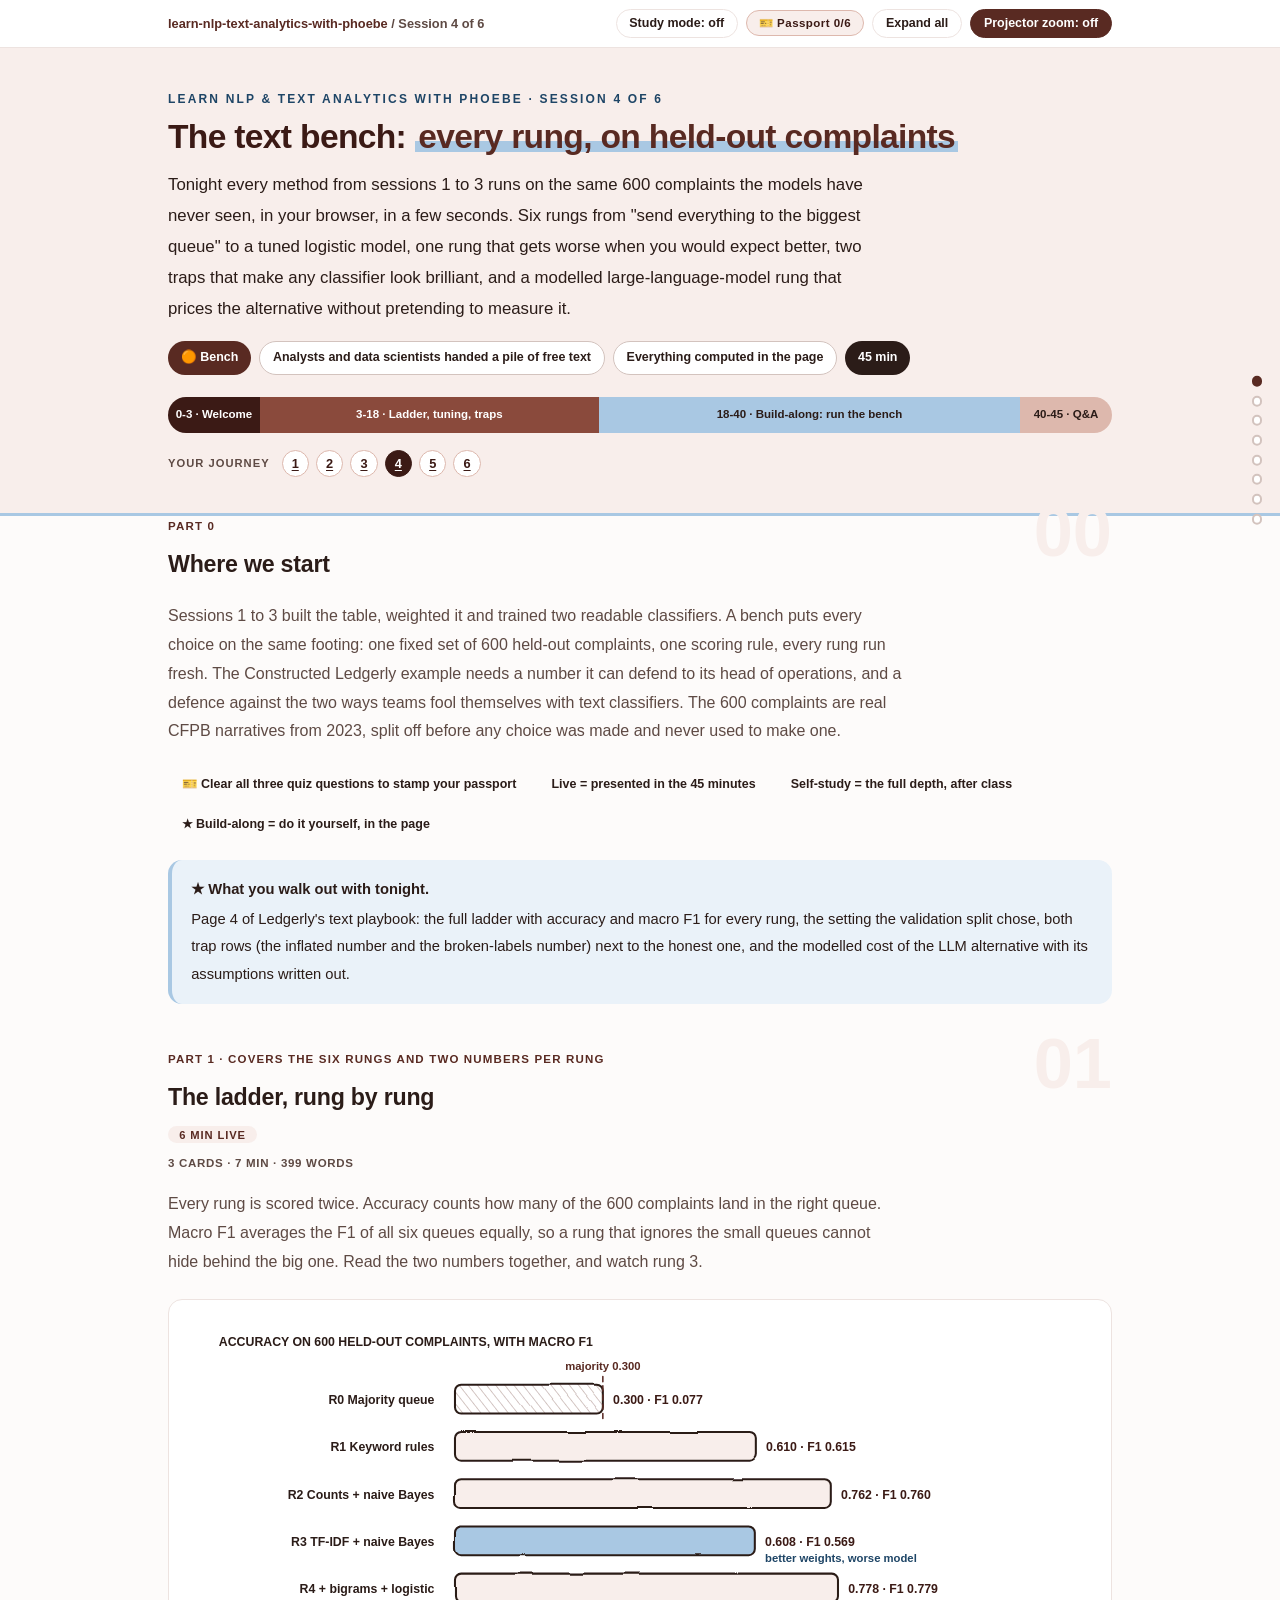
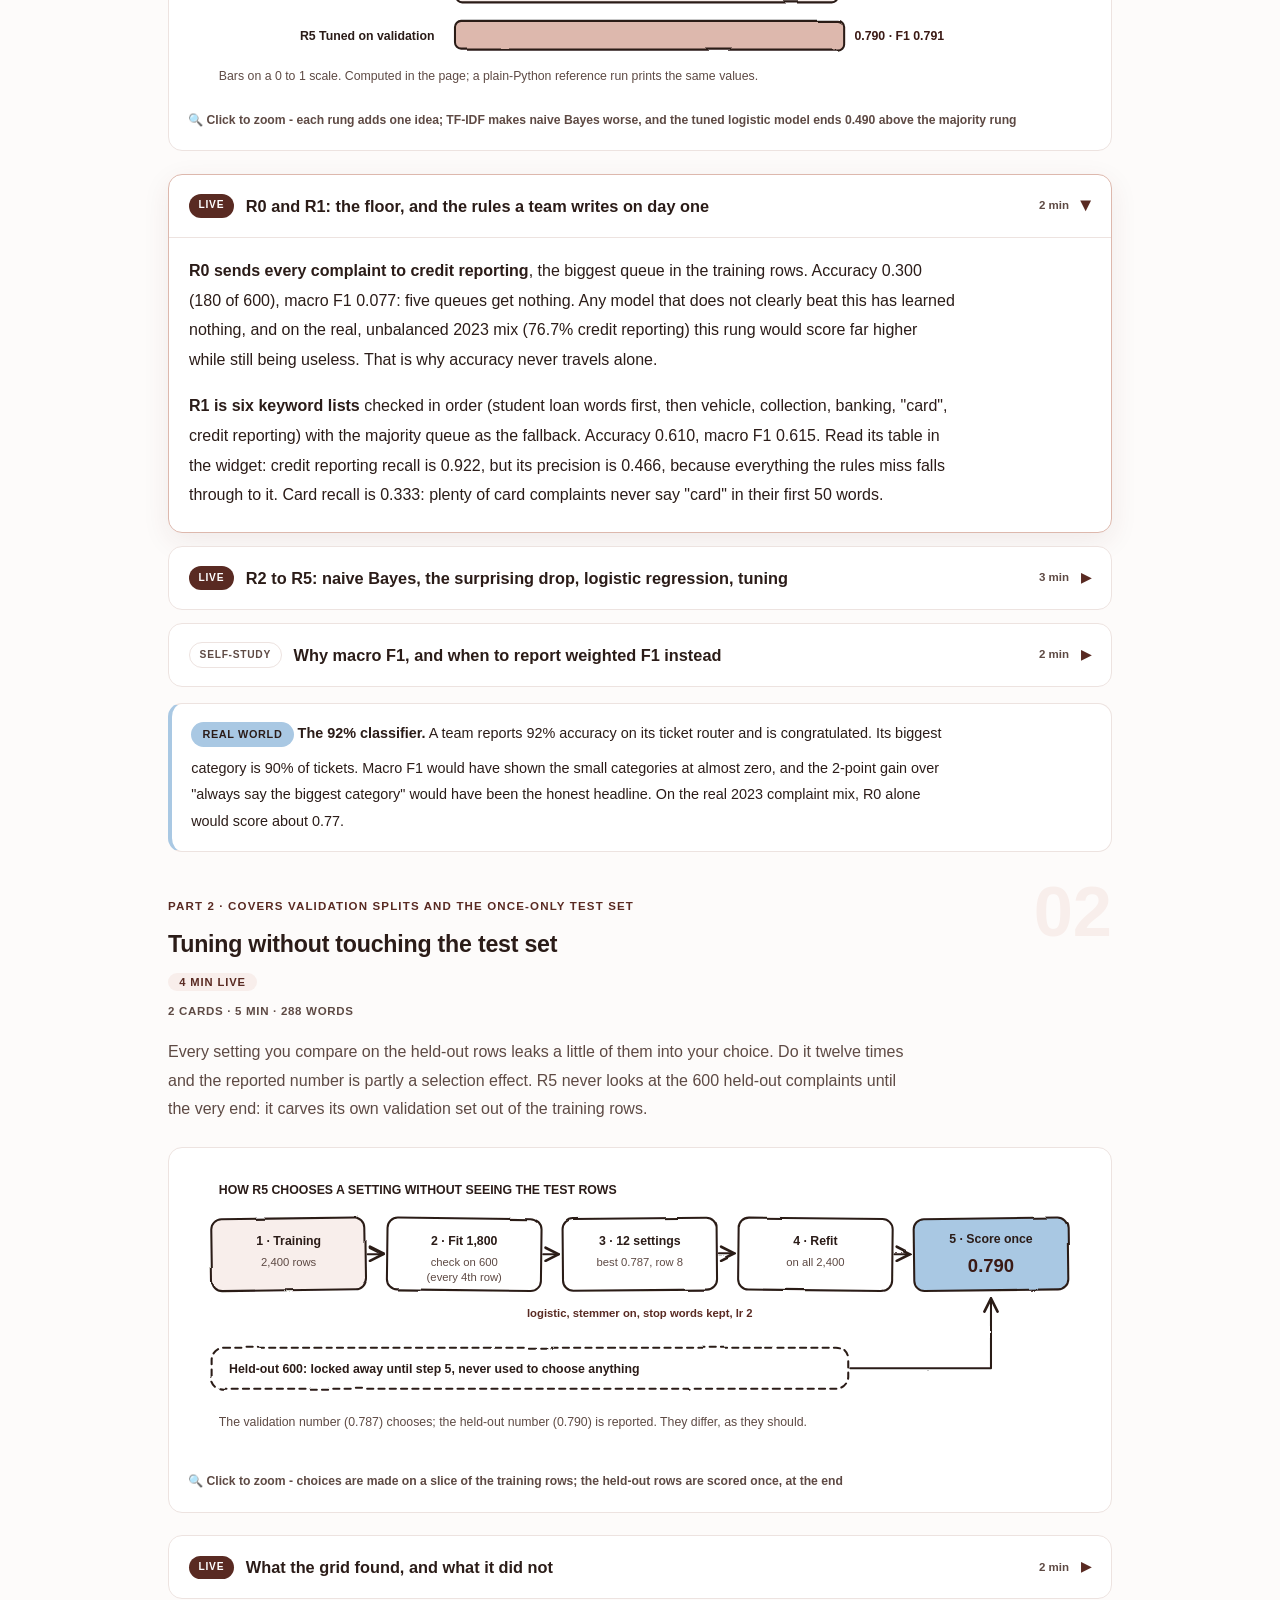
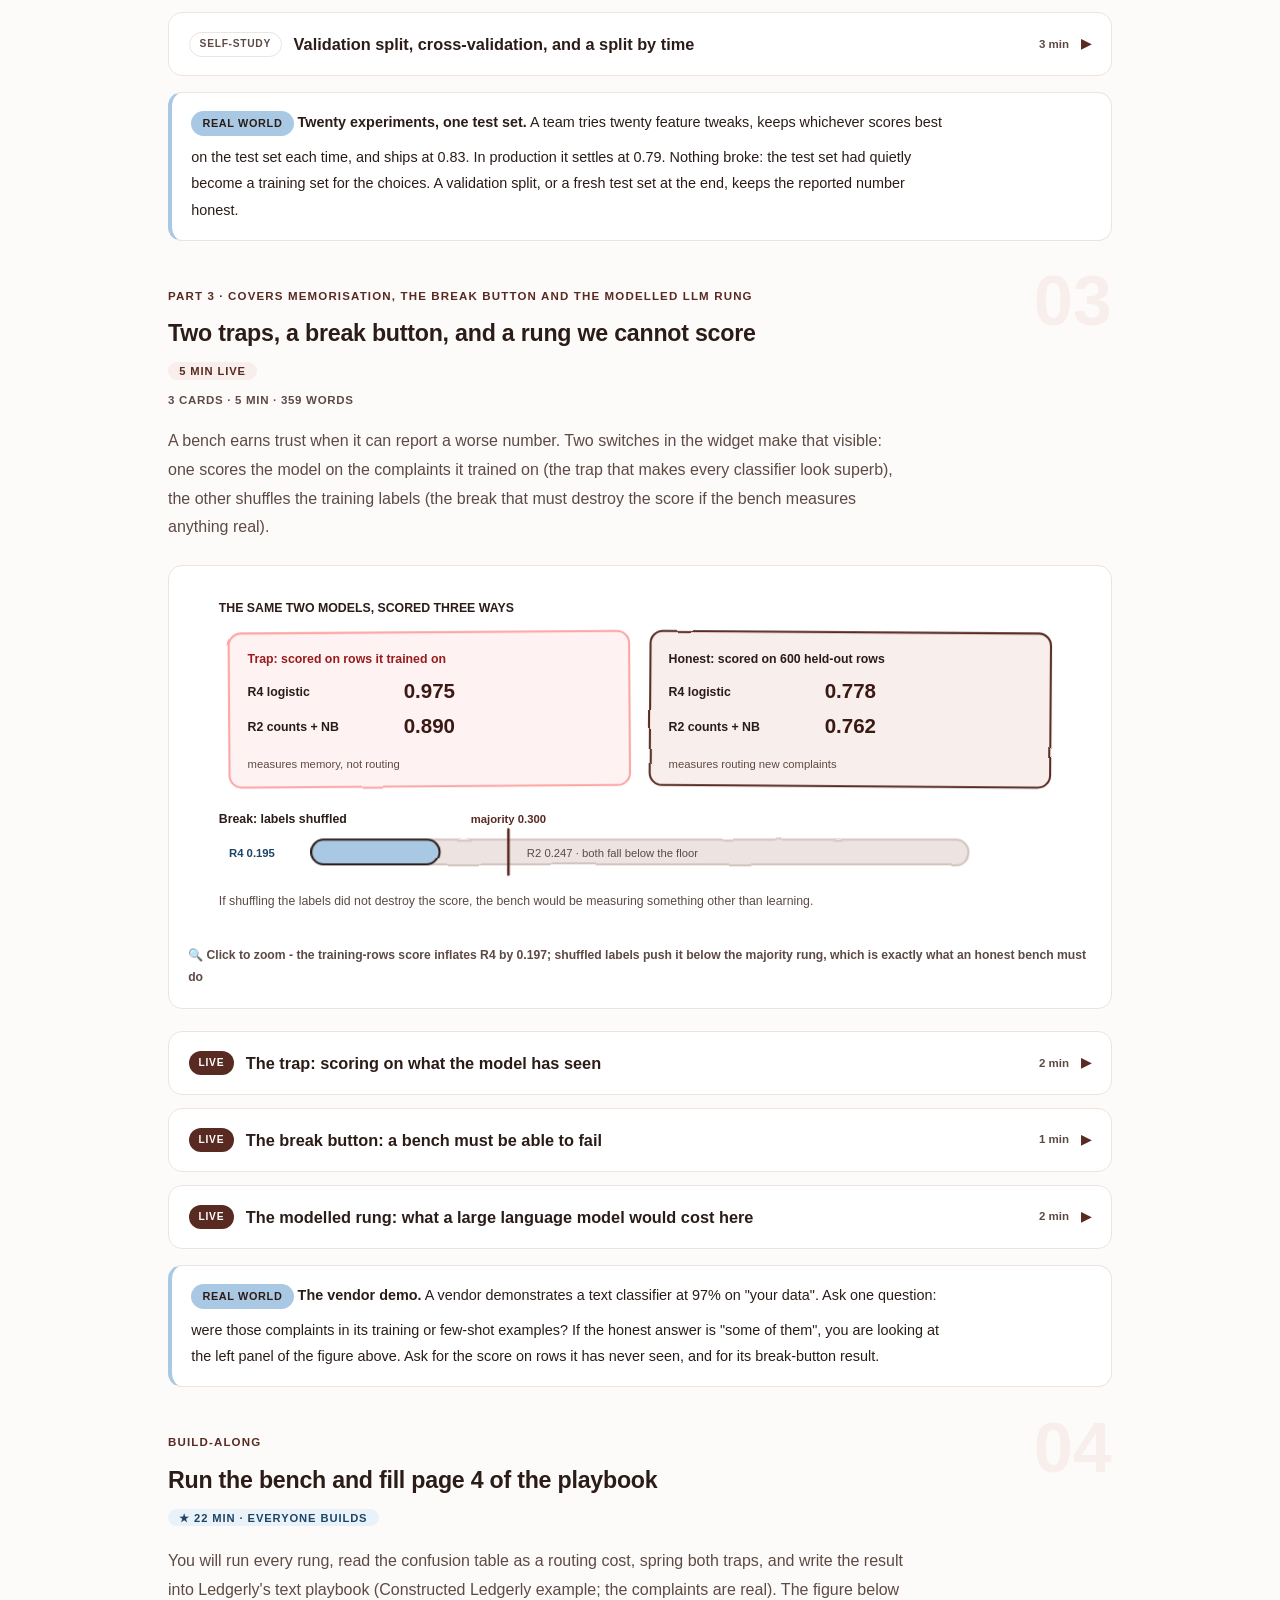
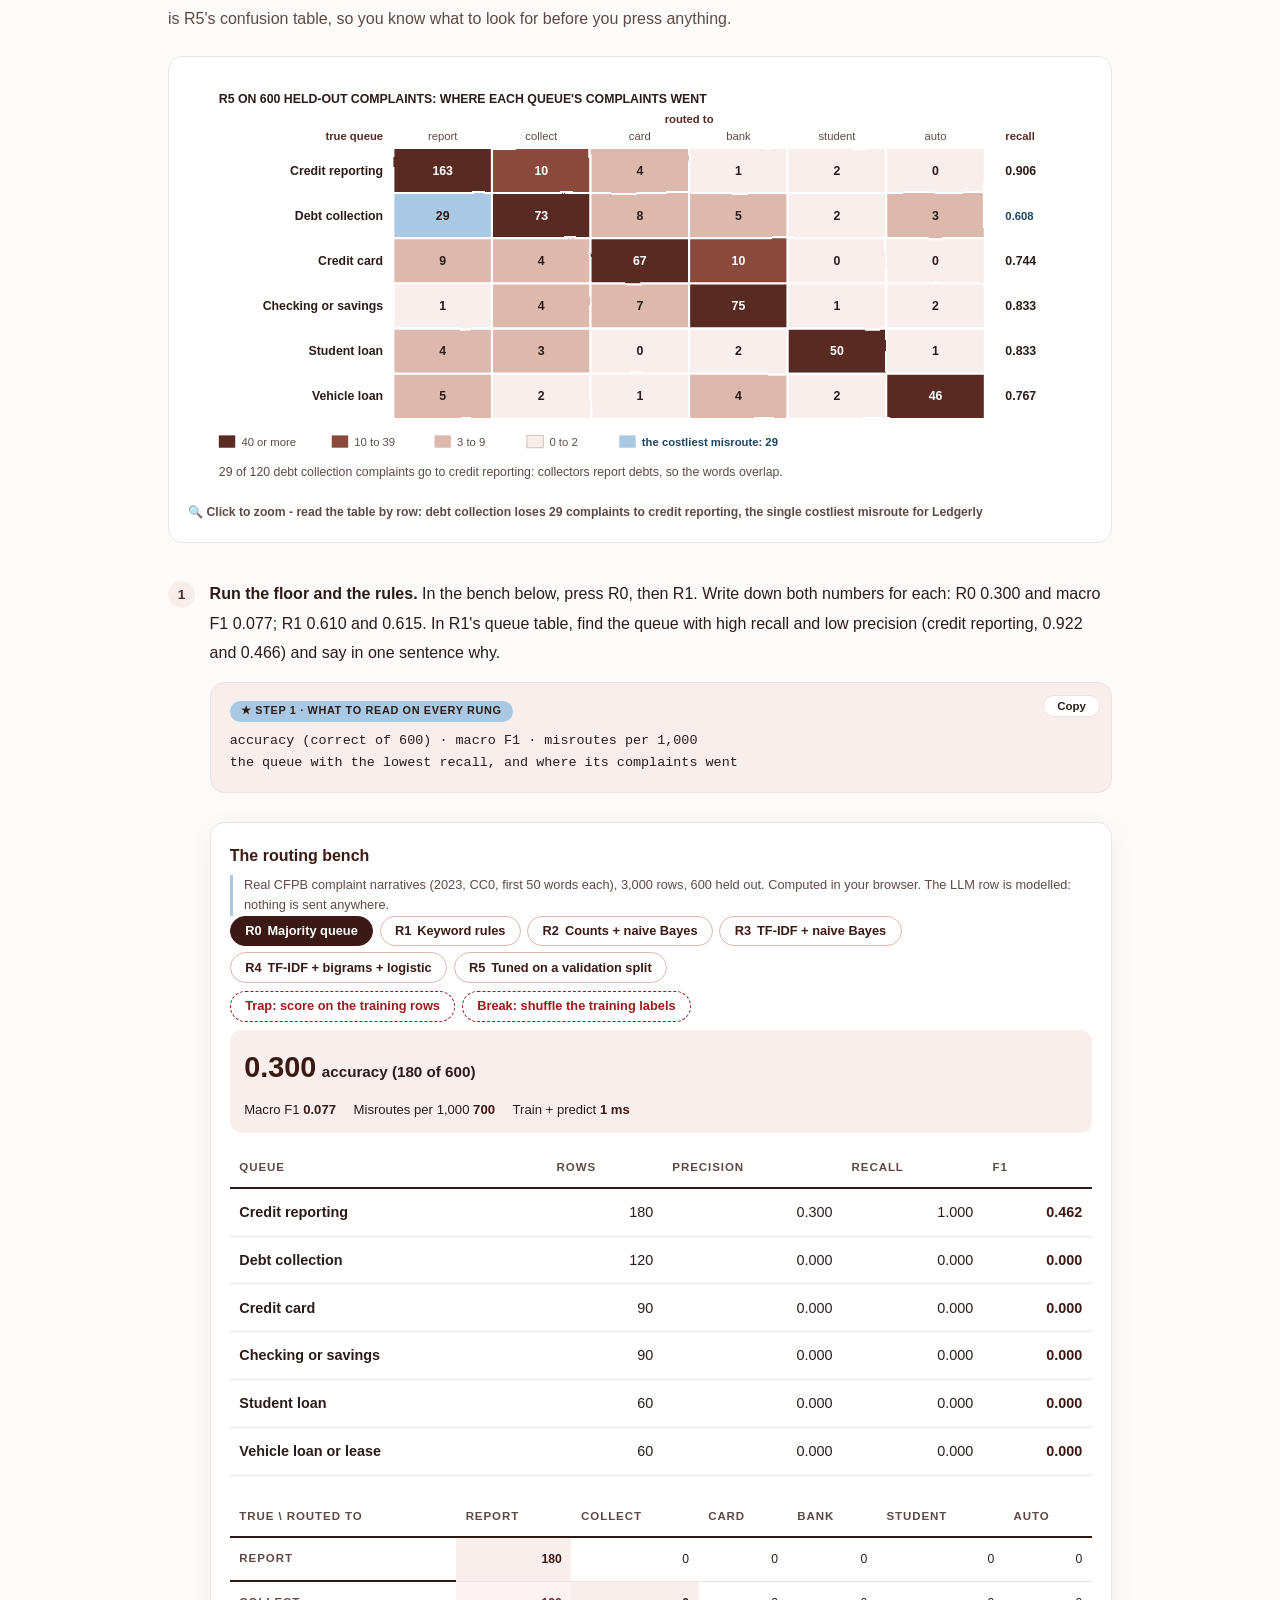
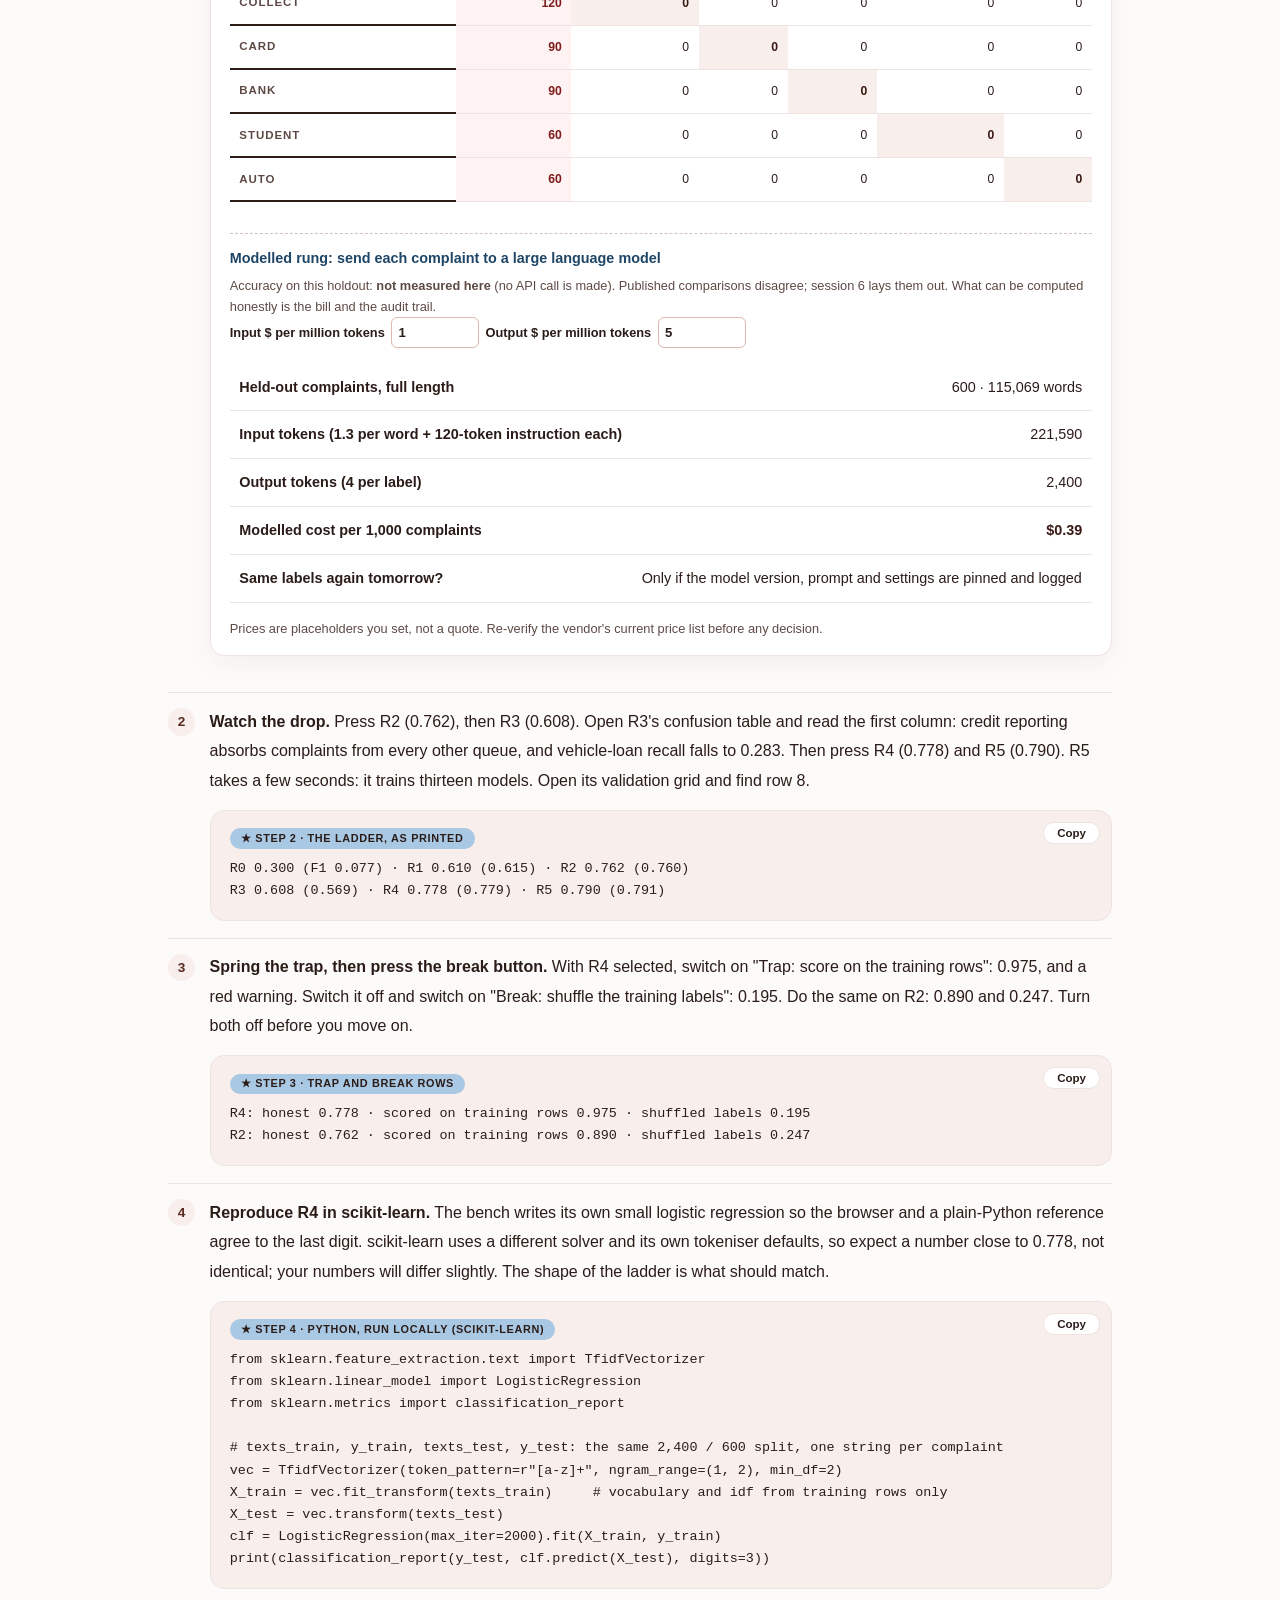
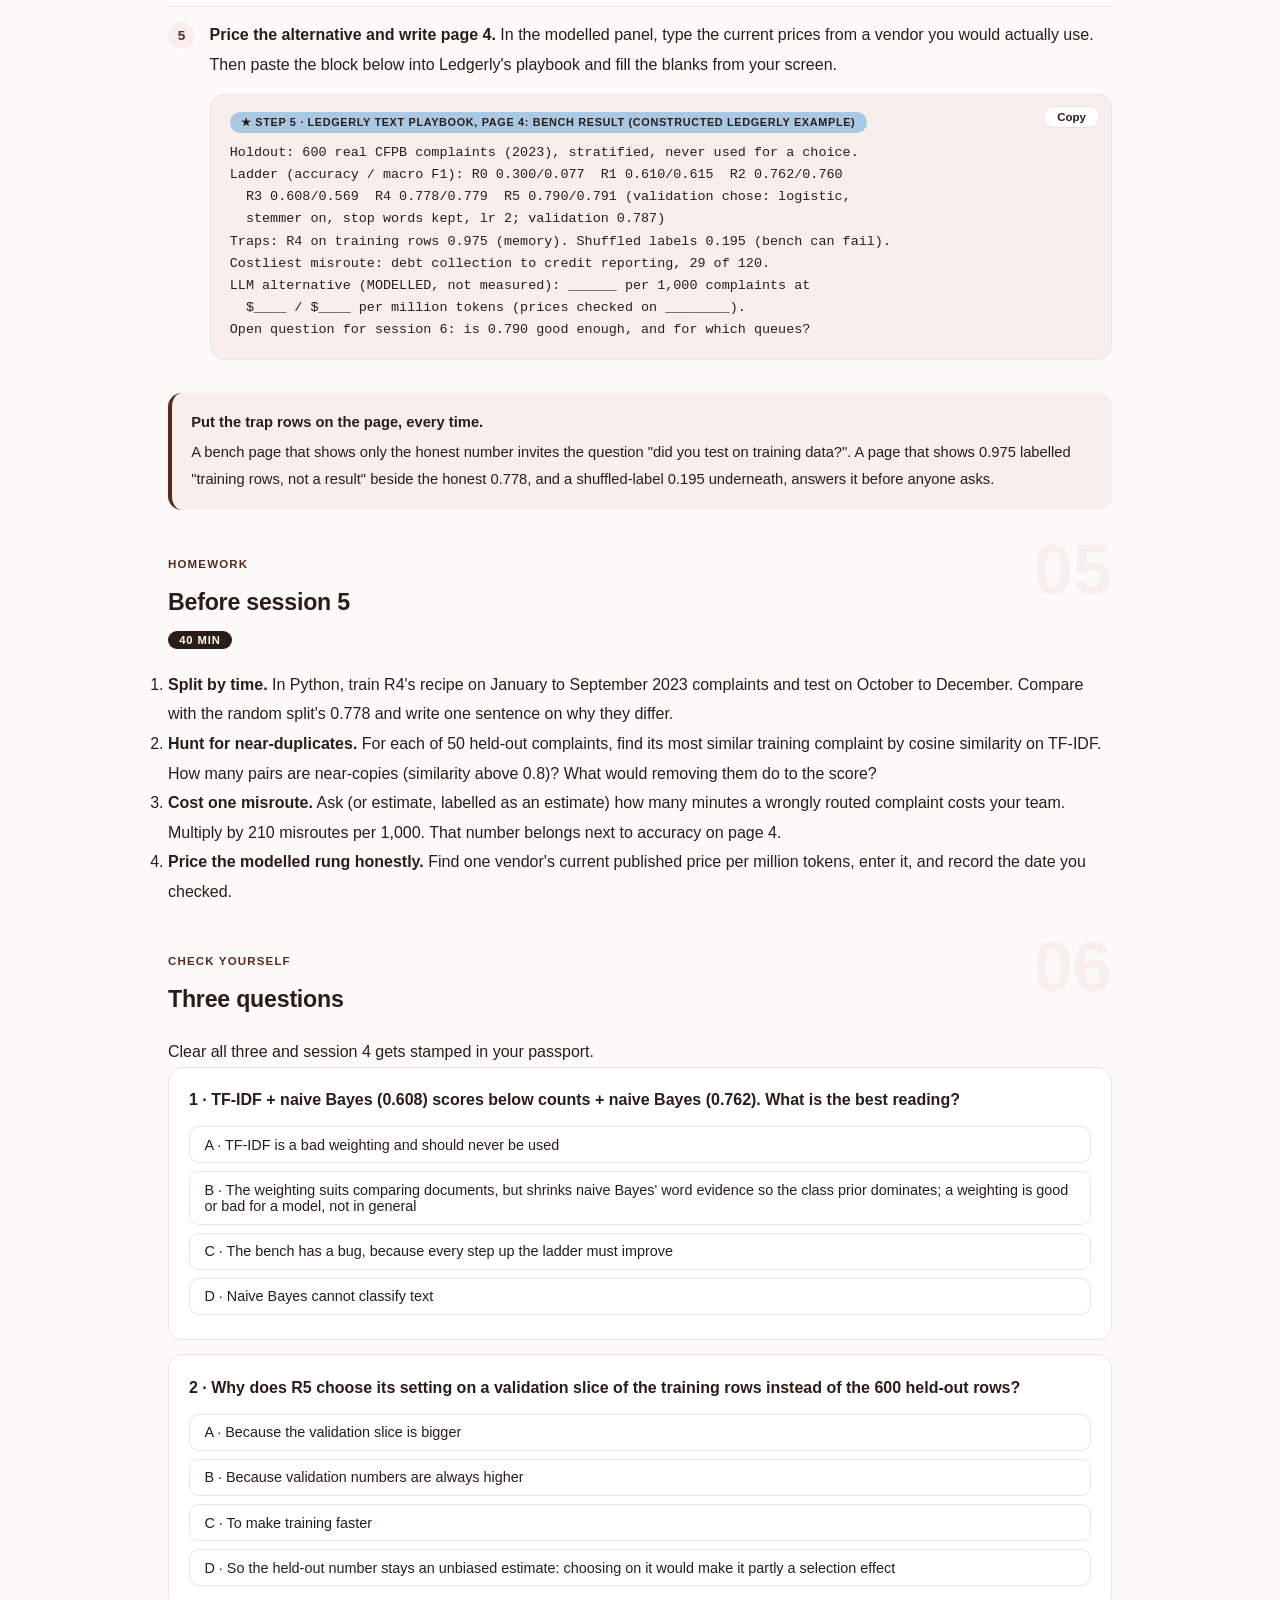
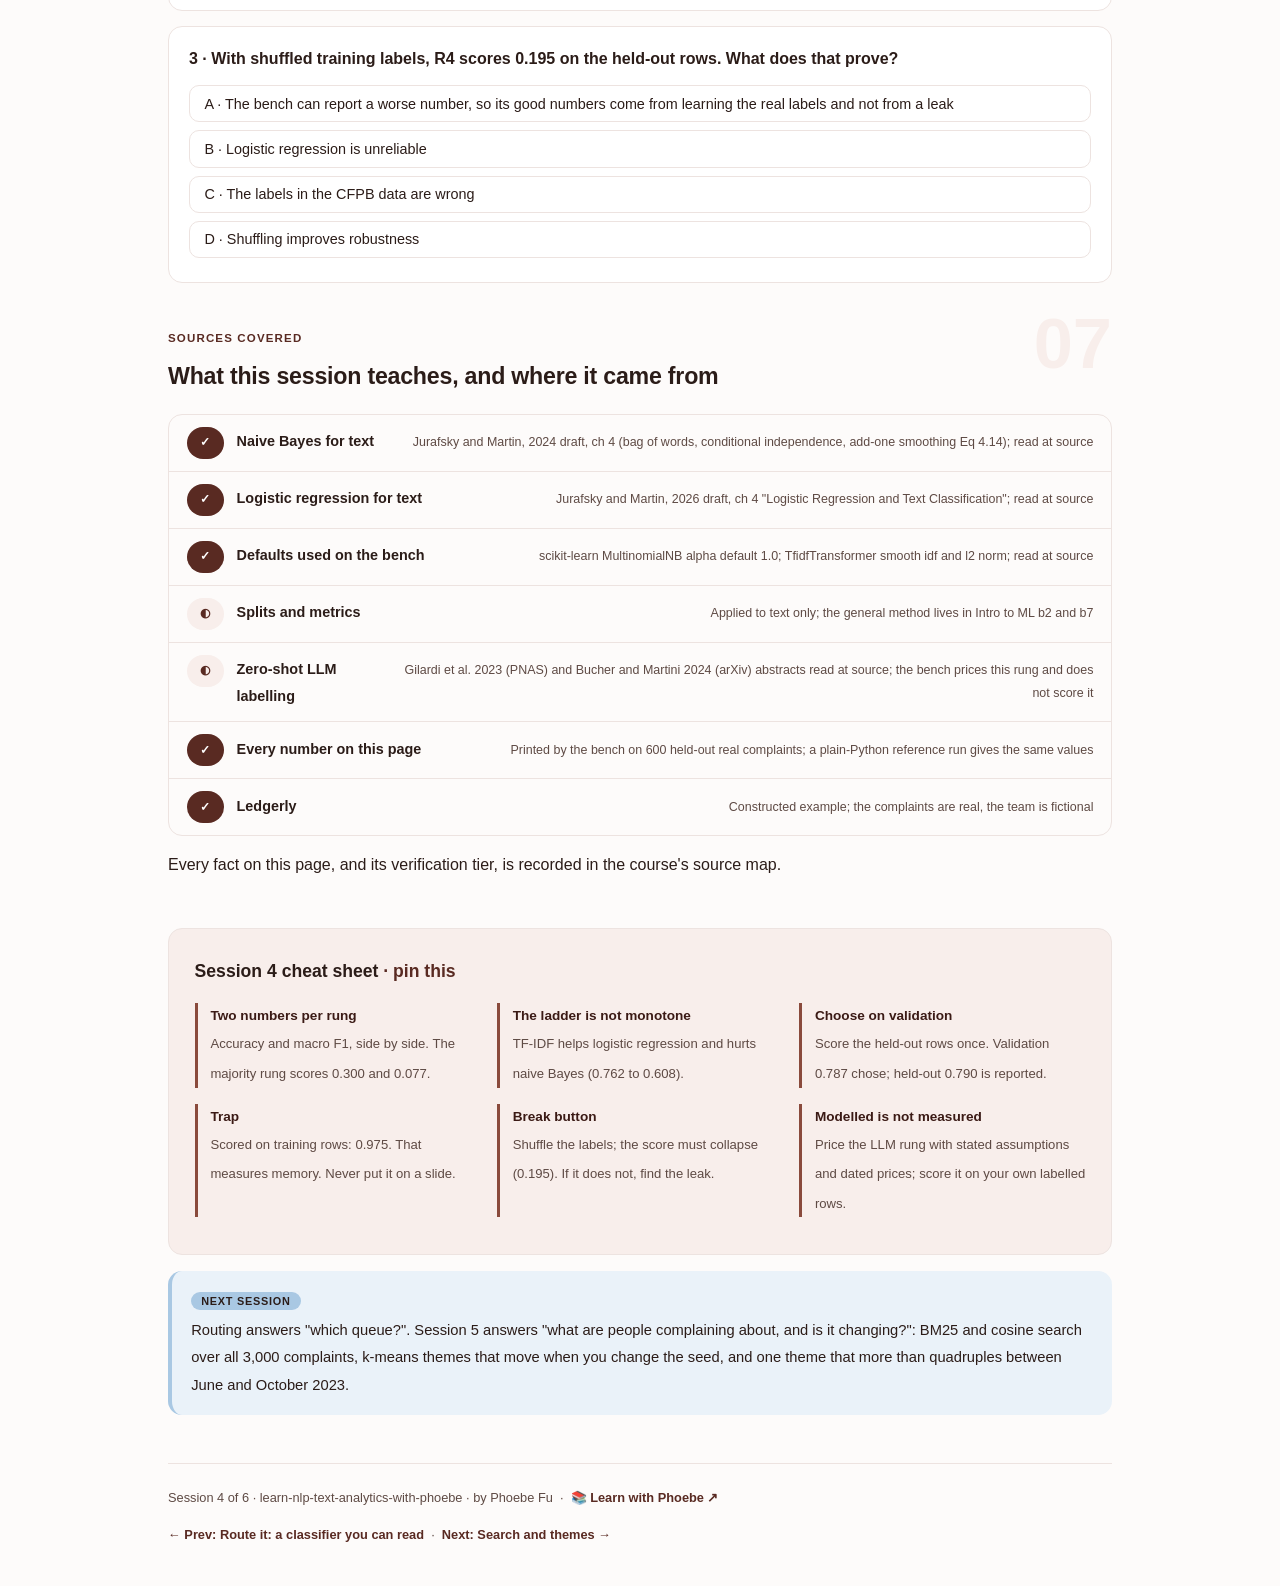
<file: courses/04-the-text-bench.html>
<!DOCTYPE html>
<html lang="en">
<head>
<meta charset="UTF-8">
<meta name="viewport" content="width=device-width, initial-scale=1.0">
<!-- social:start -->
<meta name="description" content="Session 4 of 6. Run the whole routing ladder on 600 held-out real complaints in your browser, from majority class to a tuned logistic model, then spring the two traps that make a classifier look better than it is.">
<meta property="og:type" content="article">
<meta property="og:site_name" content="Learn with Phoebe">
<meta property="og:title" content="The text bench - learn NLP and text analytics with phoebe">
<meta property="og:description" content="Session 4 of 6. Six rungs, two traps and a modelled LLM rung on 600 held-out real complaints, computed in your browser.">
<meta property="og:url" content="https://phoebefu6.github.io/learn-nlp-text-analytics-with-phoebe/courses/04-the-text-bench.html">
<meta property="og:image" content="https://phoebefu6.github.io/learn-nlp-text-analytics-with-phoebe/assets/og-cover.png">
<meta property="og:image:width" content="1200">
<meta property="og:image:height" content="630">
<meta name="twitter:card" content="summary_large_image">
<meta name="twitter:title" content="The text bench - learn NLP and text analytics with phoebe">
<meta name="twitter:description" content="Session 4 of 6. Six rungs, two traps and a modelled LLM rung on real complaints.">
<meta name="twitter:image" content="https://phoebefu6.github.io/learn-nlp-text-analytics-with-phoebe/assets/og-cover.png">
<!-- social:end -->
<title>Session 4 · The text bench - learn NLP and text analytics with phoebe</title>
<link rel="stylesheet" href="../assets/style.css?v=3">
</head>
<body>

<div class="toolbar">
  <div class="wrap">
    <span class="crumb"><a href="../index.html">learn-nlp-text-analytics-with-phoebe</a> / Session 4 of 6</span>
    <button class="btn" id="toggle-all" type="button">Expand all</button>
    <button class="btn primary" id="zoom-toggle" type="button">Projector zoom: off</button>
  </div>
</div>

<header class="masthead">
  <div class="wrap">
    <div class="eyebrow">Learn NLP &amp; Text Analytics with Phoebe · Session 4 of 6</div>
    <h1>The text bench: <span class="accent">every rung, on held-out complaints</span></h1>
    <p class="sub">Tonight every method from sessions 1 to 3 runs on the same 600 complaints the models have never seen, in your browser, in a few seconds. Six rungs from "send everything to the biggest queue" to a tuned logistic model, one rung that gets worse when you would expect better, two traps that make any classifier look brilliant, and a modelled large-language-model rung that prices the alternative without pretending to measure it.</p>
    <div class="chip-row">
      <span class="chip level">🟠 Bench</span>
      <span class="chip audience">Analysts and data scientists handed a pile of free text</span>
      <span class="chip audience">Everything computed in the page</span>
      <span class="chip time">45 min</span>
    </div>
    <div class="agenda">
      <span class="a1" style="flex:1">0-3 · Welcome</span>
      <span class="a2" style="flex:4">3-18 · Ladder, tuning, traps</span>
      <span class="a3" style="flex:5">18-40 · Build-along: run the bench</span>
      <span class="a4" style="flex:1">40-45 · Q&amp;A</span>
    </div>
  </div>
</header>

<main class="wrap">

  <section class="section" id="intro">
    <div class="section-kicker">
      <span class="klabel">Part 0</span>
      <h2>Where we start</h2>
    </div>
    <p class="lede">Sessions 1 to 3 built the table, weighted it and trained two readable classifiers. A bench puts every choice on the same footing: one fixed set of 600 held-out complaints, one scoring rule, every rung run fresh. The Constructed Ledgerly example needs a number it can defend to its head of operations, and a defence against the two ways teams fool themselves with text classifiers. The 600 complaints are real CFPB narratives from 2023, split off before any choice was made and never used to make one.</p>

    <div class="legend">
      <span class="pill">🎫 Clear all three quiz questions to stamp your passport</span>
      <span class="pill">Live = presented in the 45 minutes</span>
      <span class="pill">Self-study = the full depth, after class</span>
      <span class="pill">★ Build-along = do it yourself, in the page</span>
    </div>

    <div class="callout win">
      <p><strong>★ What you walk out with tonight.</strong> Page 4 of Ledgerly's text playbook: the full ladder with accuracy and macro F1 for every rung, the setting the validation split chose, both trap rows (the inflated number and the broken-labels number) next to the honest one, and the modelled cost of the LLM alternative with its assumptions written out.</p>
    </div>
  </section>

  <section class="section" id="part-1">
    <div class="section-kicker">
      <span class="klabel">Part 1 · covers the six rungs and two numbers per rung</span>
      <h2>The ladder, rung by rung</h2>
      <span class="tag concept">6 min live</span>
    </div>
    <p class="lede">Every rung is scored twice. Accuracy counts how many of the 600 complaints land in the right queue. Macro F1 averages the F1 of all six queues equally, so a rung that ignores the small queues cannot hide behind the big one. Read the two numbers together, and watch rung 3.</p>

    <figure class="zoomable">
      <svg viewBox="0 0 880 370" xmlns="http://www.w3.org/2000/svg" role="img" aria-label="Accuracy on 600 held-out complaints for six rungs. R0 majority queue 0.300, macro F1 0.077. R1 keyword rules 0.610, macro F1 0.615. R2 counts plus naive Bayes 0.762, macro F1 0.760. R3 TF-IDF plus naive Bayes 0.608, macro F1 0.569, highlighted as the drop. R4 TF-IDF plus bigrams plus logistic 0.778, macro F1 0.779. R5 tuned 0.790, macro F1 0.791. A dashed line marks the majority rung at 0.300.">
        <defs>
          <filter id="s4aSk" x="-3%" y="-3%" width="106%" height="106%"><feTurbulence type="fractalNoise" baseFrequency="0.02" numOctaves="2" seed="41" result="n"/><feDisplacementMap in="SourceGraphic" in2="n" scale="2.4" xChannelSelector="R" yChannelSelector="G"/></filter>
          <pattern id="s4aHc" patternUnits="userSpaceOnUse" width="7" height="7" patternTransform="rotate(-38)"><line x1="0" y1="0" x2="0" y2="7" stroke="#592A22" stroke-width="1" opacity=".5"/></pattern>
          <marker id="s4aAr" viewBox="0 0 10 10" refX="9" refY="5" markerWidth="8" markerHeight="8" orient="auto"><path d="M1 1 L9 5 L1 9" fill="none" stroke="#2B1C18" stroke-width="1.6" stroke-linecap="round"/></marker>
        </defs>
        <style>
          .s4aH { font: 800 12px Inter, sans-serif; fill: #2B1C18; }
          .s4aL { font: 600 12px Inter, sans-serif; fill: #2B1C18; }
          .s4aS { font: 400 11px Inter, sans-serif; fill: #5E4A44; }
          .s4aB { font: 800 11px Inter, sans-serif; fill: #1E4566; }
          .s4aV { font: 800 12px Inter, sans-serif; fill: #3B1A15; }
          .s4aA { font: 700 11px Inter, sans-serif; fill: #592A22; }
          .s4aN { font: 400 12px Inter, sans-serif; fill: #5E4A44; }
        </style>

        <text class="s4aH" x="30" y="26">ACCURACY ON 600 HELD-OUT COMPLAINTS, WITH MACRO F1</text>
        <text class="s4aA" x="404" y="50" text-anchor="middle">majority 0.300</text>

        <g filter="url(#s4aSk)" fill="none" stroke="#2B1C18" stroke-width="2" stroke-linecap="round" stroke-linejoin="round">
          <rect x="260" y="64" width="144" height="28" rx="6" fill="url(#s4aHc)"/>
          <rect x="260" y="110" width="293" height="28" rx="6" fill="#F8EEEB"/>
          <rect x="260" y="156" width="366" height="28" rx="6" fill="#F8EEEB"/>
          <rect x="260" y="202" width="292" height="28" rx="6" fill="#A9C8E3"/>
          <rect x="260" y="248" width="373" height="28" rx="6" fill="#F8EEEB"/>
          <rect x="260" y="294" width="379" height="28" rx="6" fill="#DDB8AD"/>
          <path d="M404 56 L404 98" stroke="#592A22" stroke-dasharray="5 4" stroke-width="1.5"/>
        </g>

        <text class="s4aL" x="240" y="83" text-anchor="end">R0 Majority queue</text>
        <text class="s4aL" x="240" y="129" text-anchor="end">R1 Keyword rules</text>
        <text class="s4aL" x="240" y="175" text-anchor="end">R2 Counts + naive Bayes</text>
        <text class="s4aL" x="240" y="221" text-anchor="end">R3 TF-IDF + naive Bayes</text>
        <text class="s4aL" x="240" y="267" text-anchor="end">R4 + bigrams + logistic</text>
        <text class="s4aL" x="240" y="313" text-anchor="end">R5 Tuned on validation</text>

        <text class="s4aV" x="414" y="83">0.300 · F1 0.077</text>
        <text class="s4aV" x="563" y="129">0.610 · F1 0.615</text>
        <text class="s4aV" x="636" y="175">0.762 · F1 0.760</text>
        <text class="s4aV" x="562" y="221">0.608 · F1 0.569</text>
        <text class="s4aB" x="562" y="237">better weights, worse model</text>
        <text class="s4aV" x="643" y="267">0.778 · F1 0.779</text>
        <text class="s4aV" x="649" y="313">0.790 · F1 0.791</text>

        <text class="s4aN" x="30" y="352">Bars on a 0 to 1 scale. Computed in the page; a plain-Python reference run prints the same values.</text>
      </svg>
      <figcaption>🔍 Click to zoom - each rung adds one idea; TF-IDF makes naive Bayes worse, and the tuned logistic model ends 0.490 above the majority rung</figcaption>
    </figure>

    <details class="card" open>
      <summary><span class="mode live">Live</span>R0 and R1: the floor, and the rules a team writes on day one<span class="mini">2 min</span><span class="caret">▶</span></summary>
      <div class="body">
        <p><strong>R0 sends every complaint to credit reporting</strong>, the biggest queue in the training rows. Accuracy 0.300 (180 of 600), macro F1 0.077: five queues get nothing. Any model that does not clearly beat this has learned nothing, and on the real, unbalanced 2023 mix (76.7% credit reporting) this rung would score far higher while still being useless. That is why accuracy never travels alone.</p>
        <p><strong>R1 is six keyword lists</strong> checked in order (student loan words first, then vehicle, collection, banking, "card", credit reporting) with the majority queue as the fallback. Accuracy 0.610, macro F1 0.615. Read its table in the widget: credit reporting recall is 0.922, but its precision is 0.466, because everything the rules miss falls through to it. Card recall is 0.333: plenty of card complaints never say "card" in their first 50 words.</p>
      </div>
    </details>

    <details class="card">
      <summary><span class="mode live">Live</span>R2 to R5: naive Bayes, the surprising drop, logistic regression, tuning<span class="mini">3 min</span><span class="caret">▶</span></summary>
      <div class="body">
        <p><strong>R2, counts and naive Bayes</strong> (add-one smoothing, the scikit-learn default alpha of 1.0): 0.762. A few lines of counting and smoothing beat the hand-written rules by 0.152. (The bench to try every rung yourself is in the build-along below.)</p>
        <p><strong>R3 swaps counts for TF-IDF and drops to 0.608.</strong> Naive Bayes multiplies word probabilities estimated from summed weights. TF-IDF with length normalisation shrinks every value below 1, so the evidence from the words becomes small next to the class prior, and the model falls back on the biggest queue: it gets 175 of 180 credit reporting complaints right and only 0.283 of vehicle loans. A better weighting for one model is a worse one for another; session 2's weights were chosen for comparing documents, not for this model.</p>
        <p><strong>R4, TF-IDF with bigrams into logistic regression</strong> (ten passes of stochastic gradient descent, fixed seed): 0.778. <strong>R5 lets a validation split choose among twelve settings</strong> and reaches 0.790, 474 of 600. The last 0.012 is real but small; most of the gain arrived at R2.</p>
      </div>
    </details>

    <details class="card">
      <summary><span class="mode self">Self-study</span>Why macro F1, and when to report weighted F1 instead<span class="mini">2 min</span><span class="caret">▶</span></summary>
      <div class="body">
        <p>Macro F1 gives the 60 vehicle-loan complaints the same vote as the 180 credit-reporting ones. That matches a routing question where every queue has an owner who must not be starved. If the cost of a mistake really is proportional to volume, a weighted average fits better. Pick the average that matches who pays for errors, write it on the bench page, and keep accuracy beside it. The definitions of precision, recall and F1 are taught in full in <a href="https://phoebefu6.github.io/learn-intro-ml-with-phoebe/courses/b7-classification-metrics.html">Intro to ML, session b7</a>; here we only read them on text.</p>
      </div>
    </details>

    <div class="callout example">
      <p><span class="ex-pill">Real world</span> <strong>The 92% classifier.</strong> A team reports 92% accuracy on its ticket router and is congratulated. Its biggest category is 90% of tickets. Macro F1 would have shown the small categories at almost zero, and the 2-point gain over "always say the biggest category" would have been the honest headline. On the real 2023 complaint mix, R0 alone would score about 0.77.</p>
    </div>
  </section>

  <section class="section" id="part-2">
    <div class="section-kicker">
      <span class="klabel">Part 2 · covers validation splits and the once-only test set</span>
      <h2>Tuning without touching the test set</h2>
      <span class="tag concept">4 min live</span>
    </div>
    <p class="lede">Every setting you compare on the held-out rows leaks a little of them into your choice. Do it twelve times and the reported number is partly a selection effect. R5 never looks at the 600 held-out complaints until the very end: it carves its own validation set out of the training rows.</p>

    <figure class="zoomable">
      <svg viewBox="0 0 880 286" xmlns="http://www.w3.org/2000/svg" role="img" aria-label="Five steps. 1, 2,400 training rows. 2, fit on 1,800 and check on 600: every fourth training row is the validation set. 3, twelve settings scored on validation; best 0.787, row 8. 4, refit the chosen setting, logistic with the stemmer and learning rate 2, on all 2,400. 5, score the 600 held-out rows once: 0.790, highlighted. A dashed box underneath: held-out 600, untouched until step 5, with an arrow to step 5.">
        <defs>
          <filter id="s4bSk" x="-3%" y="-3%" width="106%" height="106%"><feTurbulence type="fractalNoise" baseFrequency="0.02" numOctaves="2" seed="43" result="n"/><feDisplacementMap in="SourceGraphic" in2="n" scale="2.4" xChannelSelector="R" yChannelSelector="G"/></filter>
          <pattern id="s4bHc" patternUnits="userSpaceOnUse" width="7" height="7" patternTransform="rotate(-38)"><line x1="0" y1="0" x2="0" y2="7" stroke="#592A22" stroke-width="1" opacity=".5"/></pattern>
          <marker id="s4bAr" viewBox="0 0 10 10" refX="9" refY="5" markerWidth="8" markerHeight="8" orient="auto"><path d="M1 1 L9 5 L1 9" fill="none" stroke="#2B1C18" stroke-width="1.6" stroke-linecap="round"/></marker>
        </defs>
        <style>
          .s4bH { font: 800 12px Inter, sans-serif; fill: #2B1C18; }
          .s4bL { font: 600 12px Inter, sans-serif; fill: #2B1C18; }
          .s4bS { font: 400 11px Inter, sans-serif; fill: #5E4A44; }
          .s4bB { font: 800 11px Inter, sans-serif; fill: #1E4566; }
          .s4bV { font: 800 18px Inter, sans-serif; fill: #3B1A15; }
          .s4bA { font: 700 11px Inter, sans-serif; fill: #592A22; }
          .s4bN { font: 400 12px Inter, sans-serif; fill: #5E4A44; }
        </style>

        <text class="s4bH" x="30" y="26">HOW R5 CHOOSES A SETTING WITHOUT SEEING THE TEST ROWS</text>

        <g filter="url(#s4bSk)" fill="none" stroke="#2B1C18" stroke-width="2" stroke-linecap="round" stroke-linejoin="round">
          <rect x="23" y="50" width="150" height="70" rx="10" transform="rotate(-0.8 98 85)" fill="#F8EEEB"/>
          <rect x="194" y="50" width="150" height="70" rx="10" transform="rotate(0.7 269 85)" fill="#FFFFFF"/>
          <rect x="365" y="50" width="150" height="70" rx="10" transform="rotate(-0.5 440 85)" fill="#FFFFFF"/>
          <rect x="536" y="50" width="150" height="70" rx="10" transform="rotate(0.6 611 85)" fill="#FFFFFF"/>
          <rect x="707" y="50" width="150" height="70" rx="10" transform="rotate(-0.7 782 85)" fill="#A9C8E3"/>
          <path d="M175 85 L190 85" marker-end="url(#s4bAr)"/>
          <path d="M346 85 L361 85" marker-end="url(#s4bAr)"/>
          <path d="M517 85 L532 85" marker-end="url(#s4bAr)"/>
          <path d="M688 85 L703 85" marker-end="url(#s4bAr)"/>
          <rect x="23" y="176" width="620" height="40" rx="12" stroke-dasharray="6 5" fill="#FFFFFF"/>
          <path d="M645 196 L782 196 L782 128" marker-end="url(#s4bAr)"/>
        </g>

        <text class="s4bH" x="98" y="76" text-anchor="middle">1 · Training</text>
        <text class="s4bS" x="98" y="96" text-anchor="middle">2,400 rows</text>
        <text class="s4bH" x="269" y="76" text-anchor="middle">2 · Fit 1,800</text>
        <text class="s4bS" x="269" y="96" text-anchor="middle">check on 600</text>
        <text class="s4bS" x="269" y="111" text-anchor="middle">(every 4th row)</text>
        <text class="s4bH" x="440" y="76" text-anchor="middle">3 · 12 settings</text>
        <text class="s4bS" x="440" y="96" text-anchor="middle">best 0.787, row 8</text>
        <text class="s4bH" x="611" y="76" text-anchor="middle">4 · Refit</text>
        <text class="s4bS" x="611" y="96" text-anchor="middle">on all 2,400</text>
        <text class="s4bH" x="782" y="74" text-anchor="middle">5 · Score once</text>
        <text class="s4bV" x="782" y="102" text-anchor="middle">0.790</text>

        <text class="s4bA" x="440" y="146" text-anchor="middle">logistic, stemmer on, stop words kept, lr 2</text>
        <text class="s4bL" x="40" y="201">Held-out 600: locked away until step 5, never used to choose anything</text>

        <text class="s4bN" x="30" y="252">The validation number (0.787) chooses; the held-out number (0.790) is reported. They differ, as they should.</text>
      </svg>
      <figcaption>🔍 Click to zoom - choices are made on a slice of the training rows; the held-out rows are scored once, at the end</figcaption>
    </figure>

    <details class="card">
      <summary><span class="mode live">Live</span>What the grid found, and what it did not<span class="mini">2 min</span><span class="caret">▶</span></summary>
      <div class="body">
        <p>The grid tries four naive Bayes settings (smoothing 1 or 0.3, with and without bigrams) and eight logistic settings (stop words in or out, stemmer on or off, learning rate 1 or 2). On the 600 validation rows the naive Bayes settings scored 0.735 to 0.768 and the logistic ones 0.767 to 0.787. The winner, row 8, keeps stop words, turns the light stemmer on and uses learning rate 2.</p>
        <p>Two findings worth writing on the playbook page. <strong>Removing stop words never helped the logistic model</strong> here (0.768 to 0.777 with them out, 0.767 to 0.787 with them in): words like "my" and "i" carry a little signal in complaint text, and a learned weight can simply ignore the rest. <strong>Bigrams did not help naive Bayes</strong> either (0.748 and 0.735 against 0.768 and 0.760). Session 1's "decide the switches on the bench, not by taste" was not a formality.</p>
      </div>
    </details>

    <details class="card">
      <summary><span class="mode self">Self-study</span>Validation split, cross-validation, and a split by time<span class="mini">3 min</span><span class="caret">▶</span></summary>
      <div class="body">
        <p>One validation slice of 600 rows is noisy: the gap between the top logistic settings is a handful of complaints. Five-fold cross-validation (rotate which quarter of the training rows is held back, average the five scores) is steadier and costs five times the compute, which is trivial at this size.</p>
        <p>A random split also flatters any text model in one specific way: complaints from the same month share wording, templates and events, so random test rows look like the training rows. Ledgerly will deploy on next month's complaints, so the honest test is a split by time: train on January to September, test on October to December. The homework asks you to run it in Python; expect a lower number, and session 5's drift chart shows why. The general rules for splits are in <a href="https://phoebefu6.github.io/learn-intro-ml-with-phoebe/courses/b2-train-test-split.html">Intro to ML, session b2</a>.</p>
      </div>
    </details>

    <div class="callout example">
      <p><span class="ex-pill">Real world</span> <strong>Twenty experiments, one test set.</strong> A team tries twenty feature tweaks, keeps whichever scores best on the test set each time, and ships at 0.83. In production it settles at 0.79. Nothing broke: the test set had quietly become a training set for the choices. A validation split, or a fresh test set at the end, keeps the reported number honest.</p>
    </div>
  </section>

  <section class="section" id="part-3">
    <div class="section-kicker">
      <span class="klabel">Part 3 · covers memorisation, the break button and the modelled LLM rung</span>
      <h2>Two traps, a break button, and a rung we cannot score</h2>
      <span class="tag concept">5 min live</span>
    </div>
    <p class="lede">A bench earns trust when it can report a worse number. Two switches in the widget make that visible: one scores the model on the complaints it trained on (the trap that makes every classifier look superb), the other shuffles the training labels (the break that must destroy the score if the bench measures anything real).</p>

    <figure class="zoomable">
      <svg viewBox="0 0 880 340" xmlns="http://www.w3.org/2000/svg" role="img" aria-label="Left panel, scored on rows it trained on: R4 logistic 0.975, R2 counts plus naive Bayes 0.890; this measures memory. Right panel, scored on 600 held-out rows: R4 0.778, R2 0.762; this measures routing. Bottom strip, the break button: R4 trained on shuffled labels scores 0.195 on held-out rows, below the majority rung at 0.300; R2 scores 0.247.">
        <defs>
          <filter id="s4cSk" x="-3%" y="-3%" width="106%" height="106%"><feTurbulence type="fractalNoise" baseFrequency="0.02" numOctaves="2" seed="47" result="n"/><feDisplacementMap in="SourceGraphic" in2="n" scale="2.4" xChannelSelector="R" yChannelSelector="G"/></filter>
          <pattern id="s4cHc" patternUnits="userSpaceOnUse" width="7" height="7" patternTransform="rotate(-38)"><line x1="0" y1="0" x2="0" y2="7" stroke="#592A22" stroke-width="1" opacity=".5"/></pattern>
          <marker id="s4cAr" viewBox="0 0 10 10" refX="9" refY="5" markerWidth="8" markerHeight="8" orient="auto"><path d="M1 1 L9 5 L1 9" fill="none" stroke="#2B1C18" stroke-width="1.6" stroke-linecap="round"/></marker>
        </defs>
        <style>
          .s4cH { font: 800 12px Inter, sans-serif; fill: #2B1C18; }
          .s4cL { font: 600 12px Inter, sans-serif; fill: #2B1C18; }
          .s4cS { font: 400 11px Inter, sans-serif; fill: #5E4A44; }
          .s4cR { font: 800 12px Inter, sans-serif; fill: #991B1B; }
          .s4cB { font: 800 11px Inter, sans-serif; fill: #1E4566; }
          .s4cV { font: 800 20px Inter, sans-serif; fill: #3B1A15; }
          .s4cA { font: 700 11px Inter, sans-serif; fill: #592A22; }
          .s4cN { font: 400 12px Inter, sans-serif; fill: #5E4A44; }
        </style>

        <text class="s4cH" x="30" y="26">THE SAME TWO MODELS, SCORED THREE WAYS</text>

        <g filter="url(#s4cSk)" fill="none" stroke="#2B1C18" stroke-width="2" stroke-linecap="round" stroke-linejoin="round">
          <rect x="40" y="46" width="390" height="150" rx="12" transform="rotate(-0.4 235 121)" fill="#FEF2F2" stroke="#FCA5A5"/>
          <rect x="450" y="46" width="390" height="150" rx="12" transform="rotate(0.4 645 121)" fill="#F8EEEB" stroke="#592A22"/>
          <rect x="120" y="248" width="640" height="24" rx="12" fill="#EDE3E0" stroke="#D3C3BE"/>
          <rect x="120" y="248" width="125" height="24" rx="12" fill="#A9C8E3"/>
          <path d="M312 238 L312 282" stroke="#592A22" stroke-width="2.5"/>
        </g>

        <text class="s4cR" x="58" y="76">Trap: scored on rows it trained on</text>
        <text class="s4cL" x="58" y="108">R4 logistic</text>
        <text class="s4cV" x="210" y="110">0.975</text>
        <text class="s4cL" x="58" y="142">R2 counts + NB</text>
        <text class="s4cV" x="210" y="144">0.890</text>
        <text class="s4cS" x="58" y="178">measures memory, not routing</text>

        <text class="s4cH" x="468" y="76">Honest: scored on 600 held-out rows</text>
        <text class="s4cL" x="468" y="108">R4 logistic</text>
        <text class="s4cV" x="620" y="110">0.778</text>
        <text class="s4cL" x="468" y="142">R2 counts + NB</text>
        <text class="s4cV" x="620" y="144">0.762</text>
        <text class="s4cS" x="468" y="178">measures routing new complaints</text>

        <text class="s4cH" x="30" y="232">Break: labels shuffled</text>
        <text class="s4cA" x="312" y="232" text-anchor="middle">majority 0.300</text>
        <text class="s4cB" x="40" y="265">R4 0.195</text>
        <text class="s4cS" x="330" y="265">R2 0.247 · both fall below the floor</text>

        <text class="s4cN" x="30" y="312">If shuffling the labels did not destroy the score, the bench would be measuring something other than learning.</text>
      </svg>
      <figcaption>🔍 Click to zoom - the training-rows score inflates R4 by 0.197; shuffled labels push it below the majority rung, which is exactly what an honest bench must do</figcaption>
    </figure>

    <details class="card">
      <summary><span class="mode live">Live</span>The trap: scoring on what the model has seen<span class="mini">2 min</span><span class="caret">▶</span></summary>
      <div class="body">
        <p>Scored on its own 2,400 training complaints, R4 reaches 0.975 and R2 0.890. The logistic model with bigrams has about as many weights as there are word pairs in the training text, and it can memorise most of the complaints it was shown. The gap between 0.975 and 0.778 is not skill; it is the size of the illusion.</p>
        <p>Text has quieter versions of the same trap, and none of them needs a mistake in the code: the same complaint filed twice (once per company) landing in both train and test; template letters ("under 15 USC 1681 section 602...") copied by many consumers; the label leaking into the text ("this student loan complaint"). Search the training set for near-copies of your test rows before you trust a number.</p>
      </div>
    </details>

    <details class="card">
      <summary><span class="mode live">Live</span>The break button: a bench must be able to fail<span class="mini">1 min</span><span class="caret">▶</span></summary>
      <div class="body">
        <p>"Shuffle the training labels" keeps every complaint and every queue size and randomly reassigns which complaint has which label (a fixed seed, so everyone sees the same result). The models now learn nothing true. Scored honestly on the 600 held-out complaints, R4 falls to 0.195 and R2 to 0.247, both below the 0.300 majority rung. If a bench still reported 0.7 after this, it would be leaking the answer somewhere.</p>
      </div>
    </details>

    <details class="card">
      <summary><span class="mode live">Live</span>The modelled rung: what a large language model would cost here<span class="mini">2 min</span><span class="caret">▶</span></summary>
      <div class="body">
        <p>The widget's last panel prices sending each held-out complaint, at full length, to a large language model with an instruction listing the six queues. It is <strong>modelled</strong>: no complaint is sent anywhere, there is no API key, and its accuracy is not measured on this bench. The assumptions are printed: 1.3 tokens per English word, a 120-token instruction, 4 output tokens. The 600 complaints are 115,069 words, so 221,590 input tokens. At placeholder prices of $1 per million input tokens and $5 per million output tokens that is $0.39 per 1,000 complaints. Change the prices to the vendor's current list before quoting any figure; prices move monthly.</p>
        <p>Notice what the cheap bill does not settle. The published evidence on accuracy disagrees (Gilardi et al. 2023 found zero-shot labels beating crowd workers; Bucher and Martini 2024 found fine-tuned smaller models winning in every case they tested), and repeatability depends on pinning the model version and prompt. Session 6 weighs all of it.</p>
      </div>
    </details>

    <div class="callout example">
      <p><span class="ex-pill">Real world</span> <strong>The vendor demo.</strong> A vendor demonstrates a text classifier at 97% on "your data". Ask one question: were those complaints in its training or few-shot examples? If the honest answer is "some of them", you are looking at the left panel of the figure above. Ask for the score on rows it has never seen, and for its break-button result.</p>
    </div>
  </section>

  <section class="section" id="demo-1">
    <div class="section-kicker">
      <span class="klabel">Build-along</span>
      <h2>Run the bench and fill page 4 of the playbook</h2>
      <span class="tag demo">★ 22 min · everyone builds</span>
    </div>
    <p class="lede">You will run every rung, read the confusion table as a routing cost, spring both traps, and write the result into Ledgerly's text playbook (Constructed Ledgerly example; the complaints are real). The figure below is R5's confusion table, so you know what to look for before you press anything.</p>

    <figure class="zoomable">
      <svg viewBox="0 0 880 404" xmlns="http://www.w3.org/2000/svg" role="img" aria-label="Confusion table for R5 on 600 held-out complaints, true queue by routed queue. Credit reporting 163 correct, 10 to collection. Debt collection 73 correct, 29 to credit reporting, highlighted. Credit card 67 correct, 10 to banking. Checking or savings 75 correct. Student loan 50 correct. Vehicle loan 46 correct. Recall per queue: 0.906, 0.608, 0.744, 0.833, 0.833, 0.767.">
        <defs>
          <filter id="s4dSk" x="-3%" y="-3%" width="106%" height="106%"><feTurbulence type="fractalNoise" baseFrequency="0.02" numOctaves="2" seed="53" result="n"/><feDisplacementMap in="SourceGraphic" in2="n" scale="2.4" xChannelSelector="R" yChannelSelector="G"/></filter>
          <pattern id="s4dHc" patternUnits="userSpaceOnUse" width="7" height="7" patternTransform="rotate(-38)"><line x1="0" y1="0" x2="0" y2="7" stroke="#592A22" stroke-width="1" opacity=".5"/></pattern>
          <marker id="s4dAr" viewBox="0 0 10 10" refX="9" refY="5" markerWidth="8" markerHeight="8" orient="auto"><path d="M1 1 L9 5 L1 9" fill="none" stroke="#2B1C18" stroke-width="1.6" stroke-linecap="round"/></marker>
        </defs>
        <style>
          .s4dH { font: 800 12px Inter, sans-serif; fill: #2B1C18; }
          .s4dL { font: 600 12px Inter, sans-serif; fill: #2B1C18; }
          .s4dS { font: 400 11px Inter, sans-serif; fill: #5E4A44; }
          .s4dB { font: 800 11px Inter, sans-serif; fill: #1E4566; }
          .s4dW { font: 800 12px Inter, sans-serif; fill: #FFFFFF; }
          .s4dK { font: 700 12px Inter, sans-serif; fill: #2B1C18; }
          .s4dA { font: 700 11px Inter, sans-serif; fill: #592A22; }
          .s4dN { font: 400 12px Inter, sans-serif; fill: #5E4A44; }
        </style>

        <text class="s4dH" x="30" y="26">R5 ON 600 HELD-OUT COMPLAINTS: WHERE EACH QUEUE'S COMPLAINTS WENT</text>
        <text class="s4dA" x="488" y="46" text-anchor="middle">routed to</text>
        <text class="s4dA" x="190" y="62" text-anchor="end">true queue</text>
        <text class="s4dA" x="796" y="62">recall</text>

        <text class="s4dS" x="248" y="62" text-anchor="middle">report</text>
        <text class="s4dS" x="344" y="62" text-anchor="middle">collect</text>
        <text class="s4dS" x="440" y="62" text-anchor="middle">card</text>
        <text class="s4dS" x="536" y="62" text-anchor="middle">bank</text>
        <text class="s4dS" x="632" y="62" text-anchor="middle">student</text>
        <text class="s4dS" x="728" y="62" text-anchor="middle">auto</text>

        <g filter="url(#s4dSk)" stroke="#FFFFFF" stroke-width="2" stroke-linejoin="round">
          <rect x="200" y="70" width="96" height="44" fill="#592A22"/><rect x="296" y="70" width="96" height="44" fill="#8A4A3C"/><rect x="392" y="70" width="96" height="44" fill="#DDB8AD"/><rect x="488" y="70" width="96" height="44" fill="#F8EEEB"/><rect x="584" y="70" width="96" height="44" fill="#F8EEEB"/><rect x="680" y="70" width="96" height="44" fill="#F8EEEB"/>
          <rect x="200" y="114" width="96" height="44" fill="#A9C8E3"/><rect x="296" y="114" width="96" height="44" fill="#592A22"/><rect x="392" y="114" width="96" height="44" fill="#DDB8AD"/><rect x="488" y="114" width="96" height="44" fill="#DDB8AD"/><rect x="584" y="114" width="96" height="44" fill="#F8EEEB"/><rect x="680" y="114" width="96" height="44" fill="#DDB8AD"/>
          <rect x="200" y="158" width="96" height="44" fill="#DDB8AD"/><rect x="296" y="158" width="96" height="44" fill="#DDB8AD"/><rect x="392" y="158" width="96" height="44" fill="#592A22"/><rect x="488" y="158" width="96" height="44" fill="#8A4A3C"/><rect x="584" y="158" width="96" height="44" fill="#F8EEEB"/><rect x="680" y="158" width="96" height="44" fill="#F8EEEB"/>
          <rect x="200" y="202" width="96" height="44" fill="#F8EEEB"/><rect x="296" y="202" width="96" height="44" fill="#DDB8AD"/><rect x="392" y="202" width="96" height="44" fill="#DDB8AD"/><rect x="488" y="202" width="96" height="44" fill="#592A22"/><rect x="584" y="202" width="96" height="44" fill="#F8EEEB"/><rect x="680" y="202" width="96" height="44" fill="#F8EEEB"/>
          <rect x="200" y="246" width="96" height="44" fill="#DDB8AD"/><rect x="296" y="246" width="96" height="44" fill="#DDB8AD"/><rect x="392" y="246" width="96" height="44" fill="#F8EEEB"/><rect x="488" y="246" width="96" height="44" fill="#F8EEEB"/><rect x="584" y="246" width="96" height="44" fill="#592A22"/><rect x="680" y="246" width="96" height="44" fill="#F8EEEB"/>
          <rect x="200" y="290" width="96" height="44" fill="#DDB8AD"/><rect x="296" y="290" width="96" height="44" fill="#F8EEEB"/><rect x="392" y="290" width="96" height="44" fill="#F8EEEB"/><rect x="488" y="290" width="96" height="44" fill="#DDB8AD"/><rect x="584" y="290" width="96" height="44" fill="#F8EEEB"/><rect x="680" y="290" width="96" height="44" fill="#592A22"/>
        </g>

        <text class="s4dL" x="190" y="96" text-anchor="end">Credit reporting</text>
        <text class="s4dL" x="190" y="140" text-anchor="end">Debt collection</text>
        <text class="s4dL" x="190" y="184" text-anchor="end">Credit card</text>
        <text class="s4dL" x="190" y="228" text-anchor="end">Checking or savings</text>
        <text class="s4dL" x="190" y="272" text-anchor="end">Student loan</text>
        <text class="s4dL" x="190" y="316" text-anchor="end">Vehicle loan</text>

        <text class="s4dW" x="248" y="96" text-anchor="middle">163</text><text class="s4dW" x="344" y="96" text-anchor="middle">10</text><text class="s4dK" x="440" y="96" text-anchor="middle">4</text><text class="s4dK" x="536" y="96" text-anchor="middle">1</text><text class="s4dK" x="632" y="96" text-anchor="middle">2</text><text class="s4dK" x="728" y="96" text-anchor="middle">0</text>
        <text class="s4dK" x="248" y="140" text-anchor="middle">29</text><text class="s4dW" x="344" y="140" text-anchor="middle">73</text><text class="s4dK" x="440" y="140" text-anchor="middle">8</text><text class="s4dK" x="536" y="140" text-anchor="middle">5</text><text class="s4dK" x="632" y="140" text-anchor="middle">2</text><text class="s4dK" x="728" y="140" text-anchor="middle">3</text>
        <text class="s4dK" x="248" y="184" text-anchor="middle">9</text><text class="s4dK" x="344" y="184" text-anchor="middle">4</text><text class="s4dW" x="440" y="184" text-anchor="middle">67</text><text class="s4dW" x="536" y="184" text-anchor="middle">10</text><text class="s4dK" x="632" y="184" text-anchor="middle">0</text><text class="s4dK" x="728" y="184" text-anchor="middle">0</text>
        <text class="s4dK" x="248" y="228" text-anchor="middle">1</text><text class="s4dK" x="344" y="228" text-anchor="middle">4</text><text class="s4dK" x="440" y="228" text-anchor="middle">7</text><text class="s4dW" x="536" y="228" text-anchor="middle">75</text><text class="s4dK" x="632" y="228" text-anchor="middle">1</text><text class="s4dK" x="728" y="228" text-anchor="middle">2</text>
        <text class="s4dK" x="248" y="272" text-anchor="middle">4</text><text class="s4dK" x="344" y="272" text-anchor="middle">3</text><text class="s4dK" x="440" y="272" text-anchor="middle">0</text><text class="s4dK" x="536" y="272" text-anchor="middle">2</text><text class="s4dW" x="632" y="272" text-anchor="middle">50</text><text class="s4dK" x="728" y="272" text-anchor="middle">1</text>
        <text class="s4dK" x="248" y="316" text-anchor="middle">5</text><text class="s4dK" x="344" y="316" text-anchor="middle">2</text><text class="s4dK" x="440" y="316" text-anchor="middle">1</text><text class="s4dK" x="536" y="316" text-anchor="middle">4</text><text class="s4dK" x="632" y="316" text-anchor="middle">2</text><text class="s4dW" x="728" y="316" text-anchor="middle">46</text>

        <text class="s4dL" x="796" y="96">0.906</text>
        <text class="s4dB" x="796" y="140">0.608</text>
        <text class="s4dL" x="796" y="184">0.744</text>
        <text class="s4dL" x="796" y="228">0.833</text>
        <text class="s4dL" x="796" y="272">0.833</text>
        <text class="s4dL" x="796" y="316">0.767</text>

        <rect x="30" y="350" width="16" height="12" fill="#592A22"/><text class="s4dS" x="52" y="360">40 or more</text>
        <rect x="140" y="350" width="16" height="12" fill="#8A4A3C"/><text class="s4dS" x="162" y="360">10 to 39</text>
        <rect x="240" y="350" width="16" height="12" fill="#DDB8AD"/><text class="s4dS" x="262" y="360">3 to 9</text>
        <rect x="330" y="350" width="16" height="12" fill="#F8EEEB" stroke="#D3C3BE"/><text class="s4dS" x="352" y="360">0 to 2</text>
        <rect x="420" y="350" width="16" height="12" fill="#A9C8E3"/><text class="s4dB" x="442" y="360">the costliest misroute: 29</text>

        <text class="s4dN" x="30" y="390">29 of 120 debt collection complaints go to credit reporting: collectors report debts, so the words overlap.</text>
      </svg>
      <figcaption>🔍 Click to zoom - read the table by row: debt collection loses 29 complaints to credit reporting, the single costliest misroute for Ledgerly</figcaption>
    </figure>

    <div class="steps">
      <div class="step">
        <p><strong>Run the floor and the rules.</strong> In the bench below, press R0, then R1. Write down both numbers for each: R0 0.300 and macro F1 0.077; R1 0.610 and 0.615. In R1's queue table, find the queue with high recall and low precision (credit reporting, 0.922 and 0.466) and say in one sentence why.</p>
        <div class="prompt-box good"><span class="label">★ Step 1 · what to read on every rung</span>accuracy (correct of 600) · macro F1 · misroutes per 1,000
the queue with the lowest recall, and where its complaints went</div>
        <div class="ntx-mount" data-ntx="bench" data-start="r0"></div>
      </div>

      <div class="step">
        <p><strong>Watch the drop.</strong> Press R2 (0.762), then R3 (0.608). Open R3's confusion table and read the first column: credit reporting absorbs complaints from every other queue, and vehicle-loan recall falls to 0.283. Then press R4 (0.778) and R5 (0.790). R5 takes a few seconds: it trains thirteen models. Open its validation grid and find row 8.</p>
        <div class="prompt-box good"><span class="label">★ Step 2 · the ladder, as printed</span>R0 0.300 (F1 0.077) · R1 0.610 (0.615) · R2 0.762 (0.760)
R3 0.608 (0.569) · R4 0.778 (0.779) · R5 0.790 (0.791)</div>
      </div>

      <div class="step">
        <p><strong>Spring the trap, then press the break button.</strong> With R4 selected, switch on "Trap: score on the training rows": 0.975, and a red warning. Switch it off and switch on "Break: shuffle the training labels": 0.195. Do the same on R2: 0.890 and 0.247. Turn both off before you move on.</p>
        <div class="prompt-box good"><span class="label">★ Step 3 · trap and break rows</span>R4: honest 0.778 · scored on training rows 0.975 · shuffled labels 0.195
R2: honest 0.762 · scored on training rows 0.890 · shuffled labels 0.247</div>
      </div>

      <div class="step">
        <p><strong>Reproduce R4 in scikit-learn.</strong> The bench writes its own small logistic regression so the browser and a plain-Python reference agree to the last digit. scikit-learn uses a different solver and its own tokeniser defaults, so expect a number close to 0.778, not identical; your numbers will differ slightly. The shape of the ladder is what should match.</p>
        <div class="prompt-box good"><span class="label">★ Step 4 · Python, run locally (scikit-learn)</span>from sklearn.feature_extraction.text import TfidfVectorizer
from sklearn.linear_model import LogisticRegression
from sklearn.metrics import classification_report

# texts_train, y_train, texts_test, y_test: the same 2,400 / 600 split, one string per complaint
vec = TfidfVectorizer(token_pattern=r"[a-z]+", ngram_range=(1, 2), min_df=2)
X_train = vec.fit_transform(texts_train)     # vocabulary and idf from training rows only
X_test = vec.transform(texts_test)
clf = LogisticRegression(max_iter=2000).fit(X_train, y_train)
print(classification_report(y_test, clf.predict(X_test), digits=3))</div>
      </div>

      <div class="step">
        <p><strong>Price the alternative and write page 4.</strong> In the modelled panel, type the current prices from a vendor you would actually use. Then paste the block below into Ledgerly's playbook and fill the blanks from your screen.</p>
        <div class="prompt-box good"><span class="label">★ Step 5 · Ledgerly text playbook, page 4: bench result (Constructed Ledgerly example)</span>Holdout: 600 real CFPB complaints (2023), stratified, never used for a choice.
Ladder (accuracy / macro F1): R0 0.300/0.077  R1 0.610/0.615  R2 0.762/0.760
  R3 0.608/0.569  R4 0.778/0.779  R5 0.790/0.791 (validation chose: logistic,
  stemmer on, stop words kept, lr 2; validation 0.787)
Traps: R4 on training rows 0.975 (memory). Shuffled labels 0.195 (bench can fail).
Costliest misroute: debt collection to credit reporting, 29 of 120.
LLM alternative (MODELLED, not measured): ______ per 1,000 complaints at
  $____ / $____ per million tokens (prices checked on ________).
Open question for session 6: is 0.790 good enough, and for which queues?</div>
      </div>
    </div>

    <div class="callout tip">
      <p><strong>Put the trap rows on the page, every time.</strong> A bench page that shows only the honest number invites the question "did you test on training data?". A page that shows 0.975 labelled "training rows, not a result" beside the honest 0.778, and a shuffled-label 0.195 underneath, answers it before anyone asks.</p>
    </div>
  </section>

  <section class="section" id="exercise">
    <div class="section-kicker">
      <span class="klabel">Homework</span>
      <h2>Before session 5</h2>
      <span class="tag exercise">40 min</span>
    </div>
    <ol>
      <li><strong>Split by time.</strong> In Python, train R4's recipe on January to September 2023 complaints and test on October to December. Compare with the random split's 0.778 and write one sentence on why they differ.</li>
      <li><strong>Hunt for near-duplicates.</strong> For each of 50 held-out complaints, find its most similar training complaint by cosine similarity on TF-IDF. How many pairs are near-copies (similarity above 0.8)? What would removing them do to the score?</li>
      <li><strong>Cost one misroute.</strong> Ask (or estimate, labelled as an estimate) how many minutes a wrongly routed complaint costs your team. Multiply by 210 misroutes per 1,000. That number belongs next to accuracy on page 4.</li>
      <li><strong>Price the modelled rung honestly.</strong> Find one vendor's current published price per million tokens, enter it, and record the date you checked.</li>
    </ol>
  </section>

  <section class="section" id="quiz">
    <div class="section-kicker">
      <span class="klabel">Check yourself</span>
      <h2>Three questions</h2>
    </div>
    <p>Clear all three and session 4 gets stamped in your passport.</p>

    <div class="quiz-q" data-answer="1">
      <p class="qtext">1 · TF-IDF + naive Bayes (0.608) scores below counts + naive Bayes (0.762). What is the best reading?</p>
      <button class="qopt" type="button">A · TF-IDF is a bad weighting and should never be used</button>
      <button class="qopt" type="button">B · The weighting suits comparing documents, but shrinks naive Bayes' word evidence so the class prior dominates; a weighting is good or bad for a model, not in general</button>
      <button class="qopt" type="button">C · The bench has a bug, because every step up the ladder must improve</button>
      <button class="qopt" type="button">D · Naive Bayes cannot classify text</button>
      <p class="qwhy">R3 gets 175 of 180 credit reporting complaints and only 0.283 of vehicle loans: the prior is winning. The same TF-IDF features feed R4, the logistic model, which reaches 0.778.</p>
    </div>

    <div class="quiz-q" data-answer="3">
      <p class="qtext">2 · Why does R5 choose its setting on a validation slice of the training rows instead of the 600 held-out rows?</p>
      <button class="qopt" type="button">A · Because the validation slice is bigger</button>
      <button class="qopt" type="button">B · Because validation numbers are always higher</button>
      <button class="qopt" type="button">C · To make training faster</button>
      <button class="qopt" type="button">D · So the held-out number stays an unbiased estimate: choosing on it would make it partly a selection effect</button>
      <p class="qwhy">Each choice made by looking at the test rows leaks a little of them into the model. The validation number (0.787) chooses; the held-out number (0.790) is reported once.</p>
    </div>

    <div class="quiz-q" data-answer="0">
      <p class="qtext">3 · With shuffled training labels, R4 scores 0.195 on the held-out rows. What does that prove?</p>
      <button class="qopt" type="button">A · The bench can report a worse number, so its good numbers come from learning the real labels and not from a leak</button>
      <button class="qopt" type="button">B · Logistic regression is unreliable</button>
      <button class="qopt" type="button">C · The labels in the CFPB data are wrong</button>
      <button class="qopt" type="button">D · Shuffling improves robustness</button>
      <p class="qwhy">A break button is a test of the measuring instrument. Below the 0.300 majority floor is exactly where a model with no true signal should land.</p>
    </div>

    <p class="quiz-score"></p>
  </section>

  <section class="section" id="official">
    <div class="section-kicker">
      <span class="klabel">Sources covered</span>
      <h2>What this session teaches, and where it came from</h2>
    </div>
    <div class="covered">
      <div class="covered-row"><span class="status pill solid">✓</span><span class="name">Naive Bayes for text</span><span class="note">Jurafsky and Martin, 2024 draft, ch 4 (bag of words, conditional independence, add-one smoothing Eq 4.14); read at source</span></div>
      <div class="covered-row"><span class="status pill solid">✓</span><span class="name">Logistic regression for text</span><span class="note">Jurafsky and Martin, 2026 draft, ch 4 "Logistic Regression and Text Classification"; read at source</span></div>
      <div class="covered-row"><span class="status pill solid">✓</span><span class="name">Defaults used on the bench</span><span class="note">scikit-learn MultinomialNB alpha default 1.0; TfidfTransformer smooth idf and l2 norm; read at source</span></div>
      <div class="covered-row"><span class="status pill light">◐</span><span class="name">Splits and metrics</span><span class="note">Applied to text only; the general method lives in Intro to ML b2 and b7</span></div>
      <div class="covered-row"><span class="status pill light">◐</span><span class="name">Zero-shot LLM labelling</span><span class="note">Gilardi et al. 2023 (PNAS) and Bucher and Martini 2024 (arXiv) abstracts read at source; the bench prices this rung and does not score it</span></div>
      <div class="covered-row"><span class="status pill solid">✓</span><span class="name">Every number on this page</span><span class="note">Printed by the bench on 600 held-out real complaints; a plain-Python reference run gives the same values</span></div>
      <div class="covered-row"><span class="status pill solid">✓</span><span class="name">Ledgerly</span><span class="note">Constructed example; the complaints are real, the team is fictional</span></div>
    </div>
    <p class="mono" style="margin-top:14px">Every fact on this page, and its verification tier, is recorded in the course's source map.</p>
  </section>

  <section class="cheat" id="cheatsheet">
    <h3>Session 4 cheat sheet <span>· pin this</span></h3>
    <div class="grid-2">
      <div class="cheat-item"><b>Two numbers per rung</b><span>Accuracy and macro F1, side by side. The majority rung scores 0.300 and 0.077.</span></div>
      <div class="cheat-item"><b>The ladder is not monotone</b><span>TF-IDF helps logistic regression and hurts naive Bayes (0.762 to 0.608).</span></div>
      <div class="cheat-item"><b>Choose on validation</b><span>Score the held-out rows once. Validation 0.787 chose; held-out 0.790 is reported.</span></div>
      <div class="cheat-item"><b>Trap</b><span>Scored on training rows: 0.975. That measures memory. Never put it on a slide.</span></div>
      <div class="cheat-item"><b>Break button</b><span>Shuffle the labels; the score must collapse (0.195). If it does not, find the leak.</span></div>
      <div class="cheat-item"><b>Modelled is not measured</b><span>Price the LLM rung with stated assumptions and dated prices; score it on your own labelled rows.</span></div>
    </div>
  </section>

  <div class="callout next">
    <span class="nx-pill">Next session</span>
    <p>Routing answers "which queue?". Session 5 answers "what are people complaining about, and is it changing?": BM25 and cosine search over all 3,000 complaints, k-means themes that move when you change the seed, and one theme that more than quadruples between June and October 2023.</p>
  </div>

  <footer class="pagefoot">
    <span>Session 4 of 6 · learn-nlp-text-analytics-with-phoebe · by Phoebe Fu &nbsp;·&nbsp; 📚 <a href="https://phoebefu6.github.io/learn-with-phoebe/">Learn with Phoebe ↗</a></span>
    <span><a href="03-route-it.html">← Prev: Route it: a classifier you can read</a> &nbsp;·&nbsp; <a href="05-search-and-themes.html">Next: Search and themes →</a></span>
  </footer>

</main>

<script src="../assets/ntx-sample.js?v=2"></script>
<script src="../assets/ntx-live.js?v=2"></script>
<script src="../assets/app.js?v=2"></script>
</body>
</html>
</file>
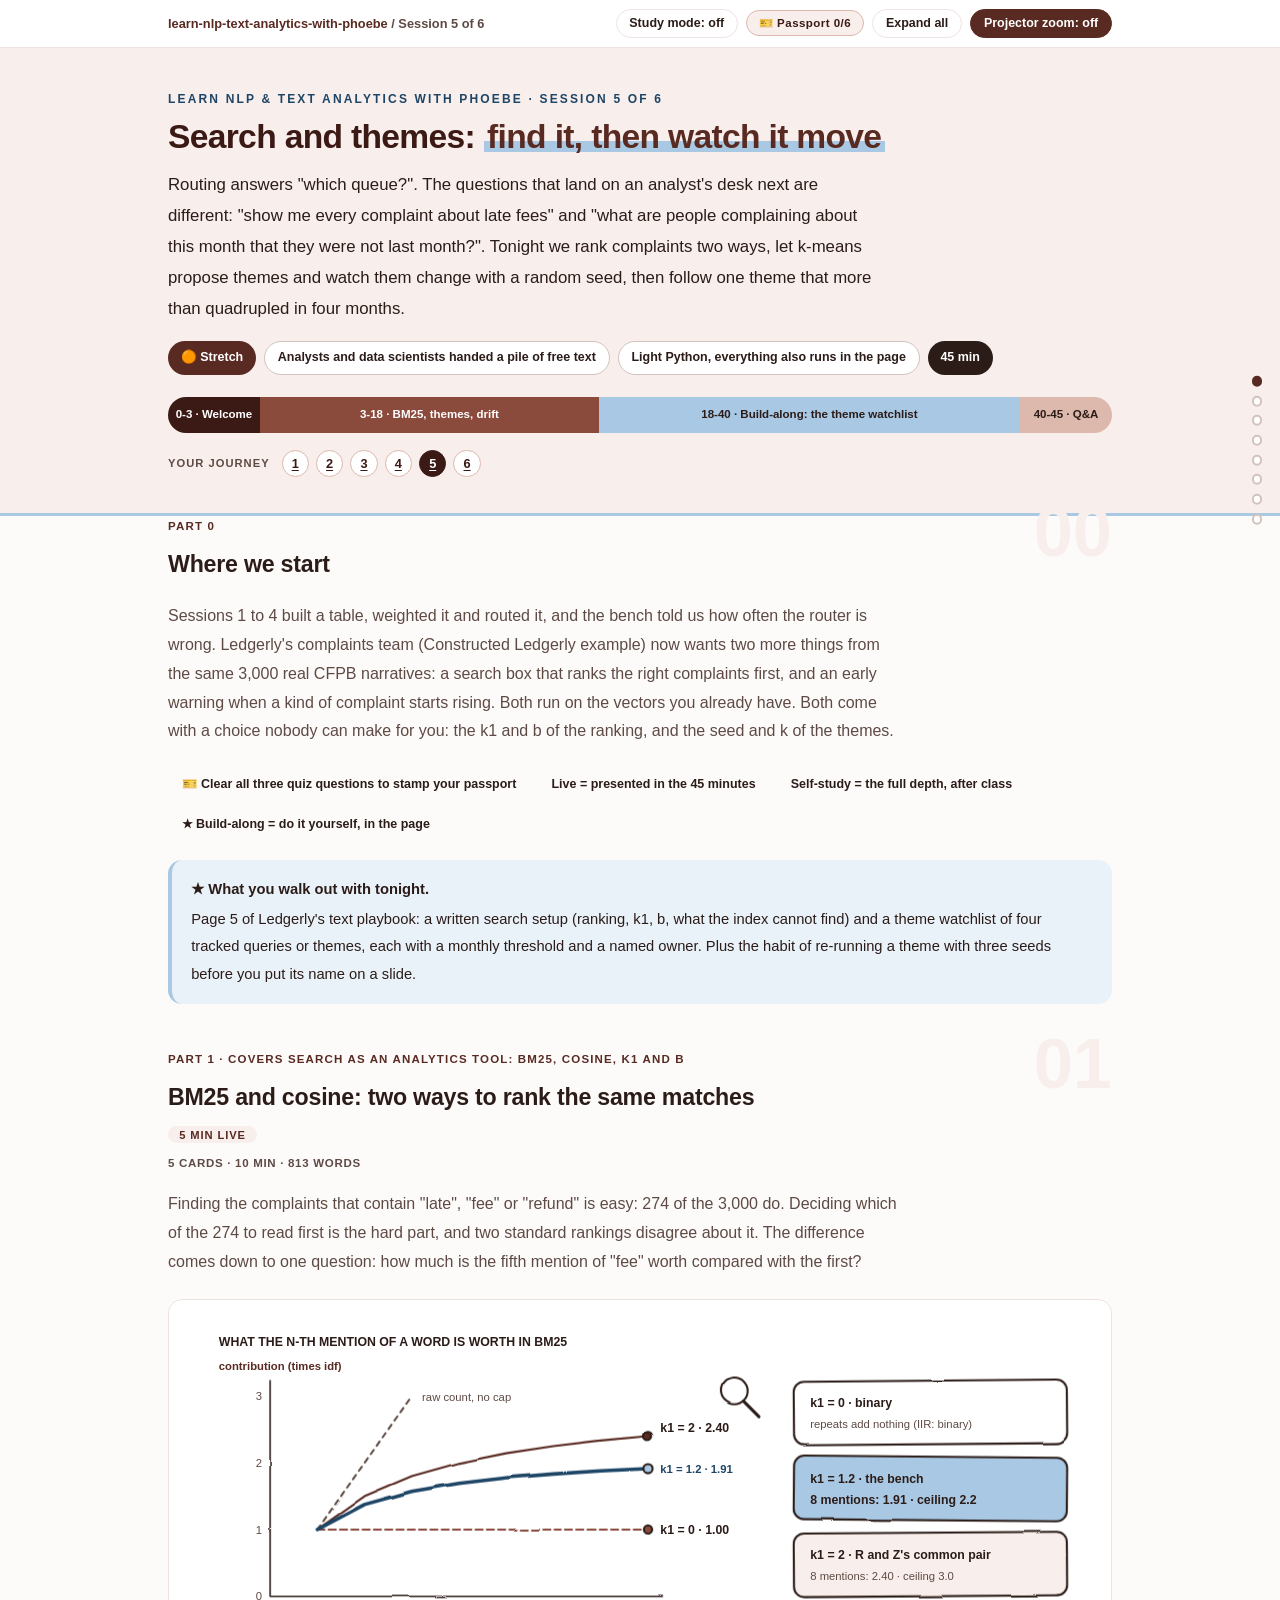
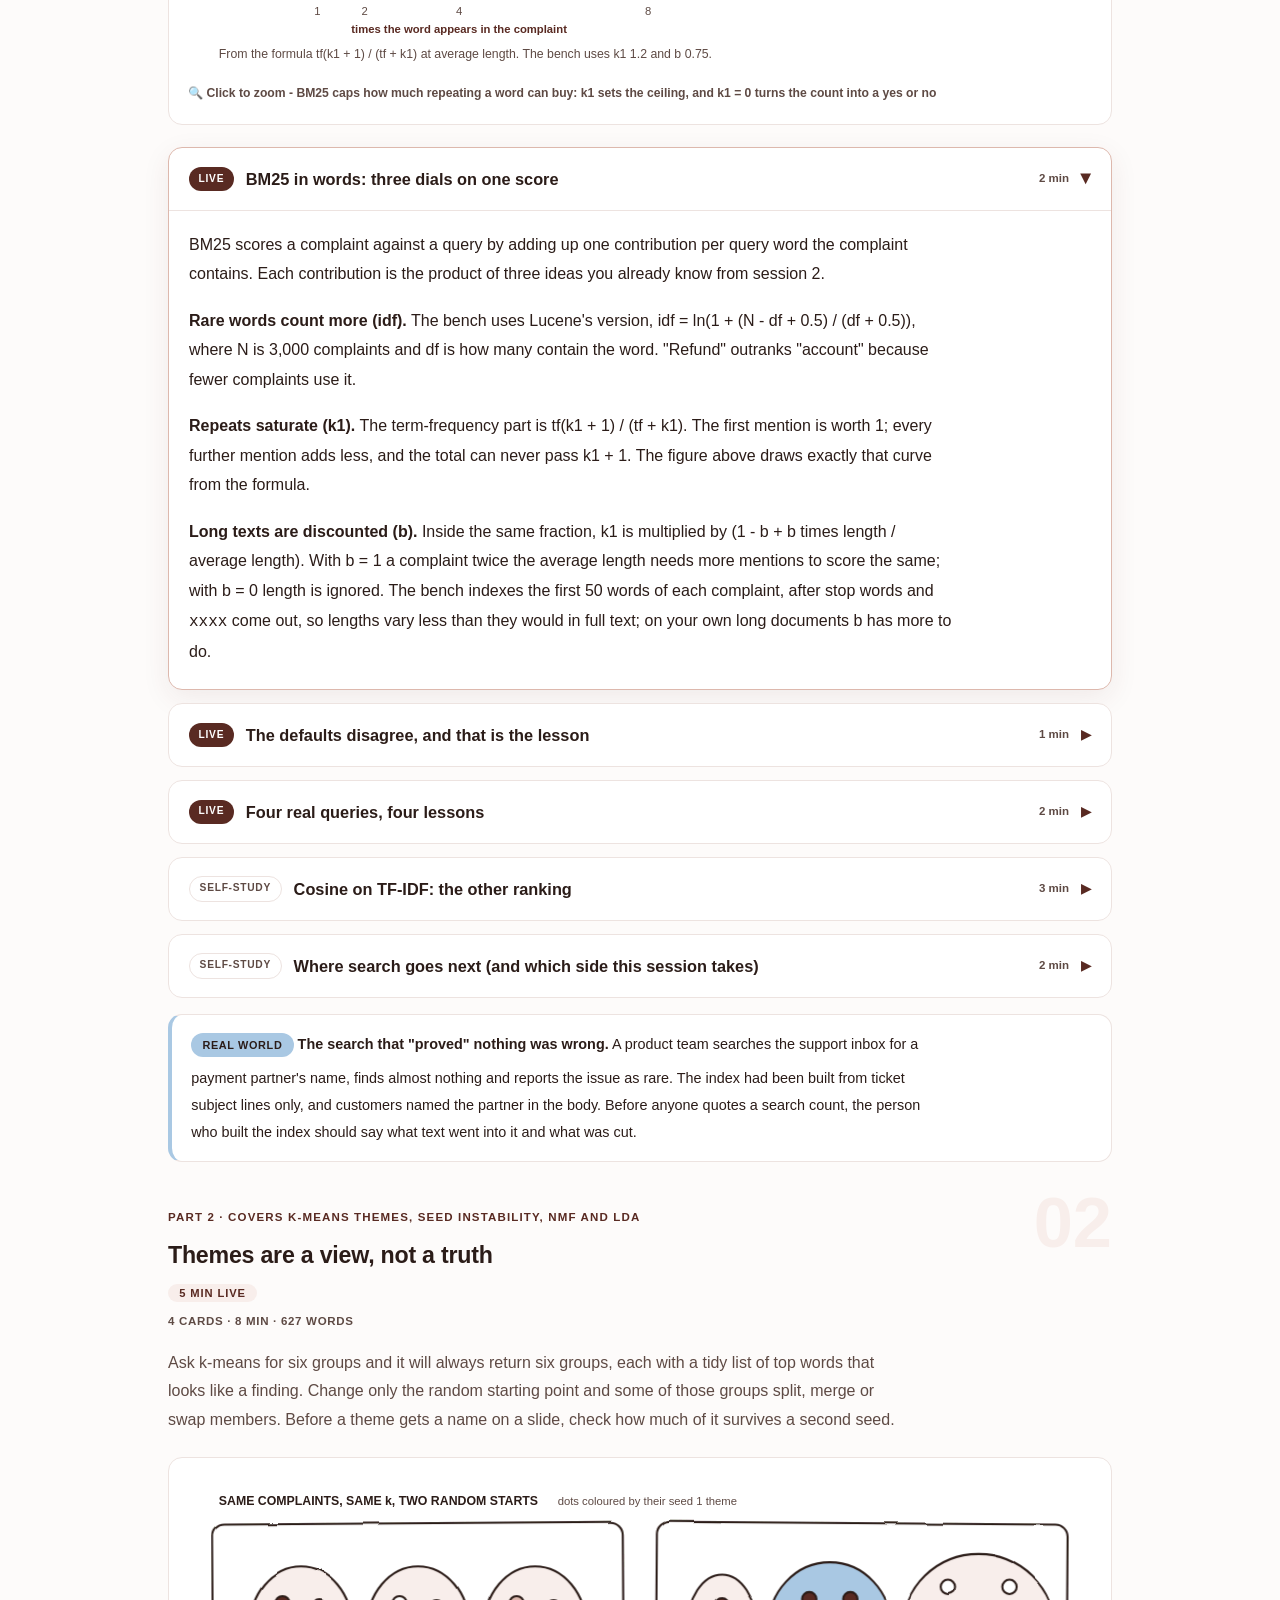
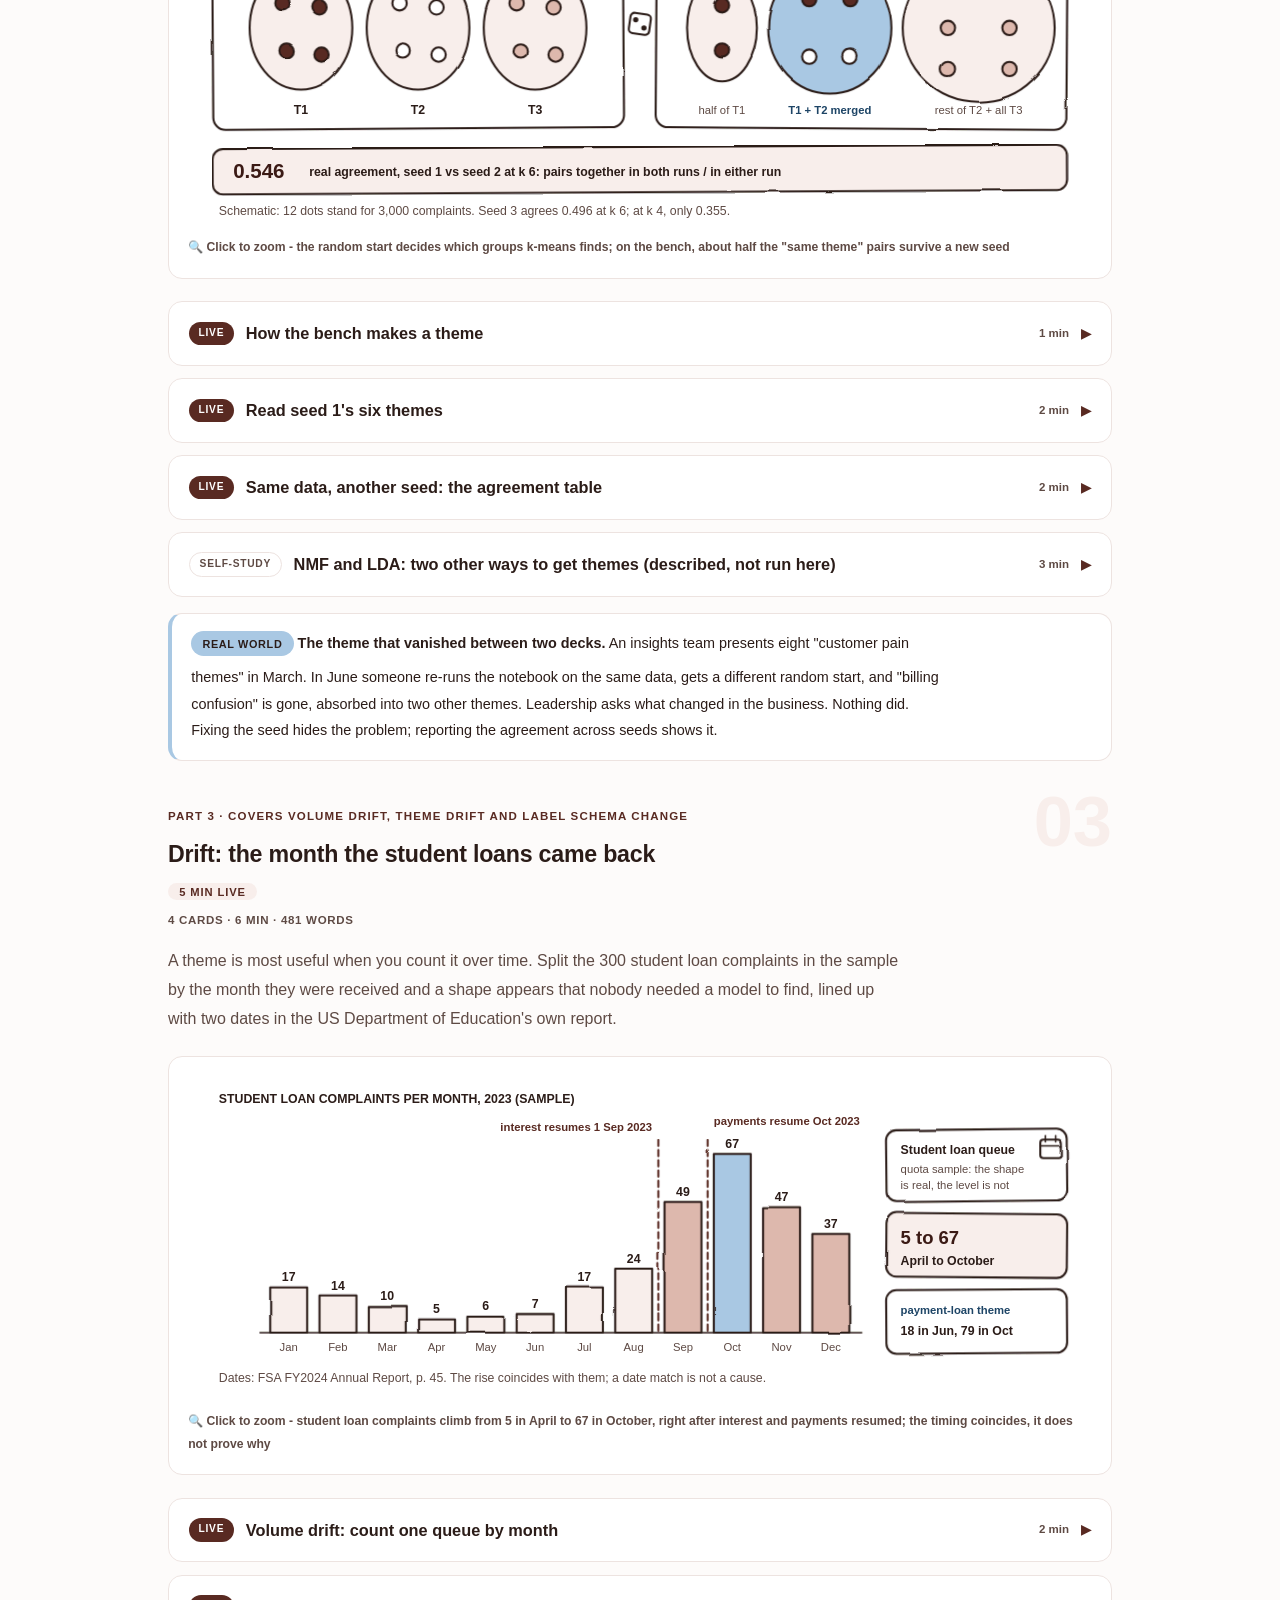
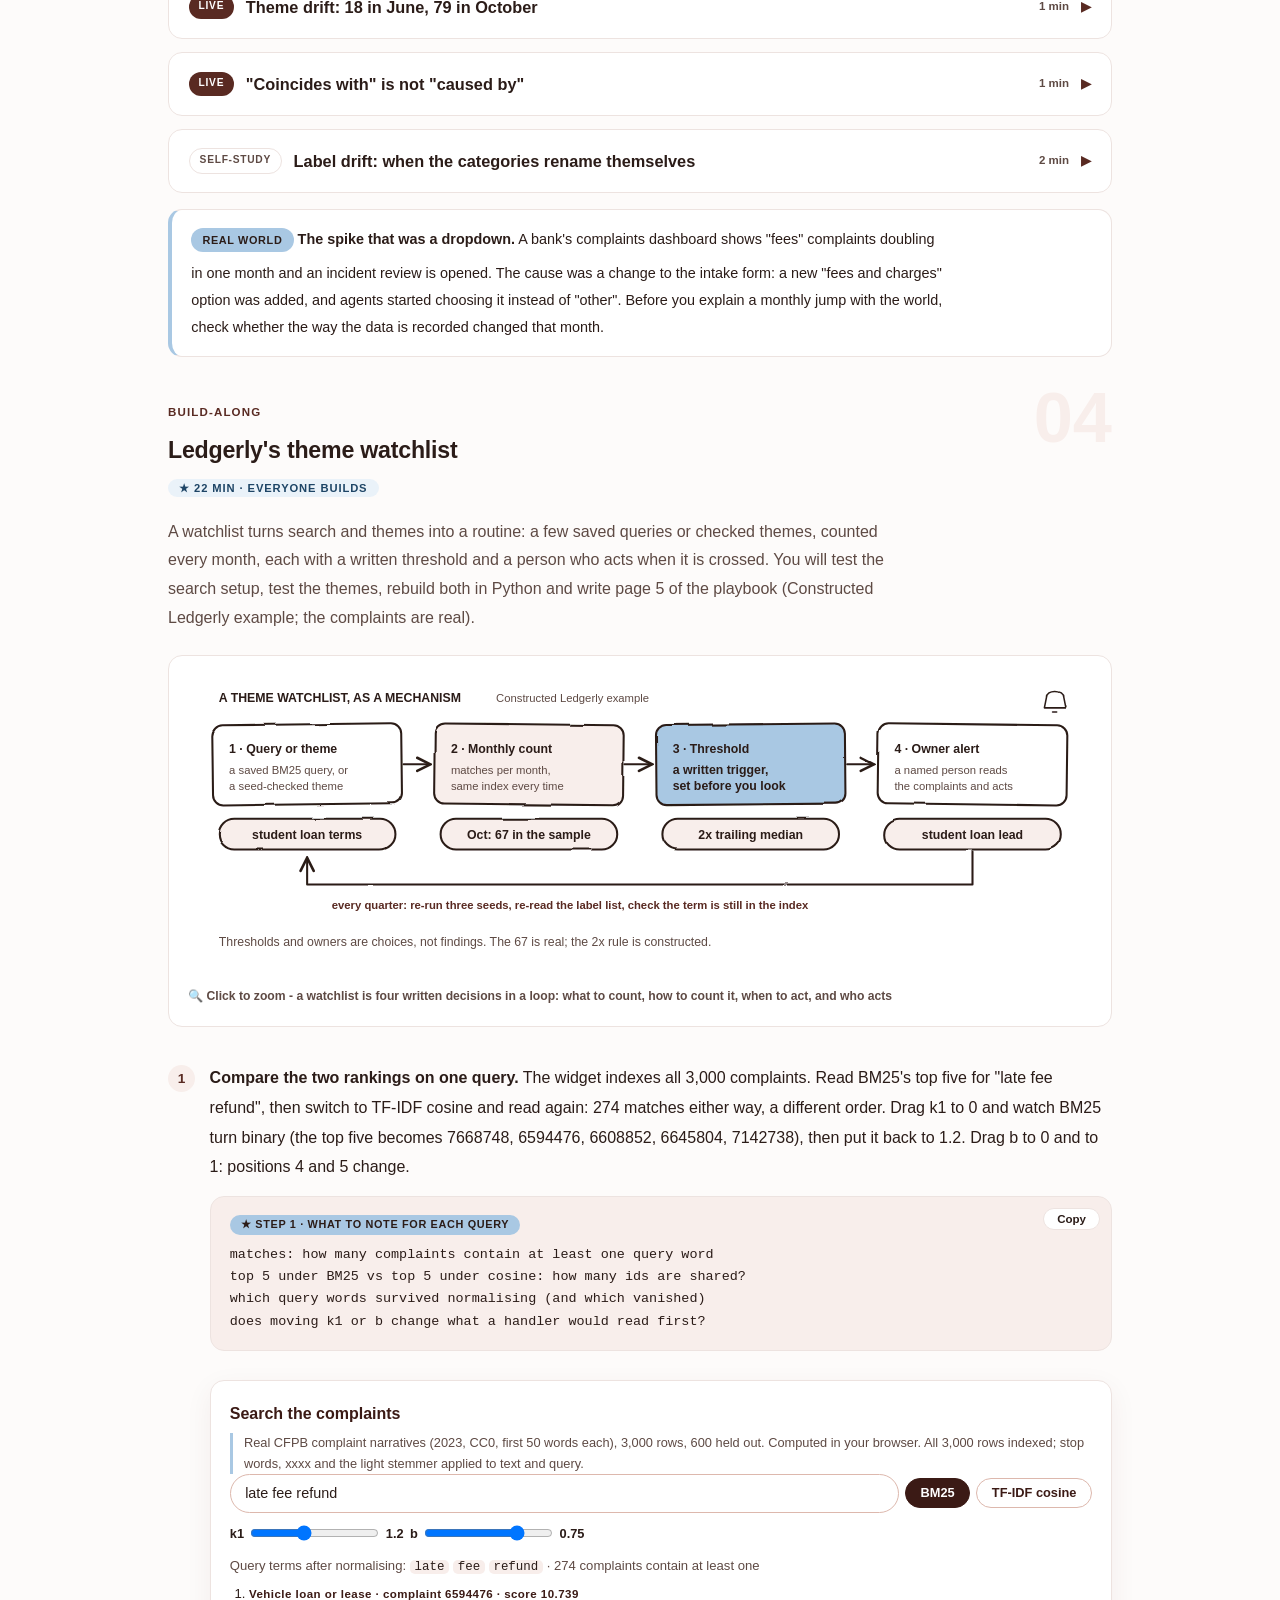
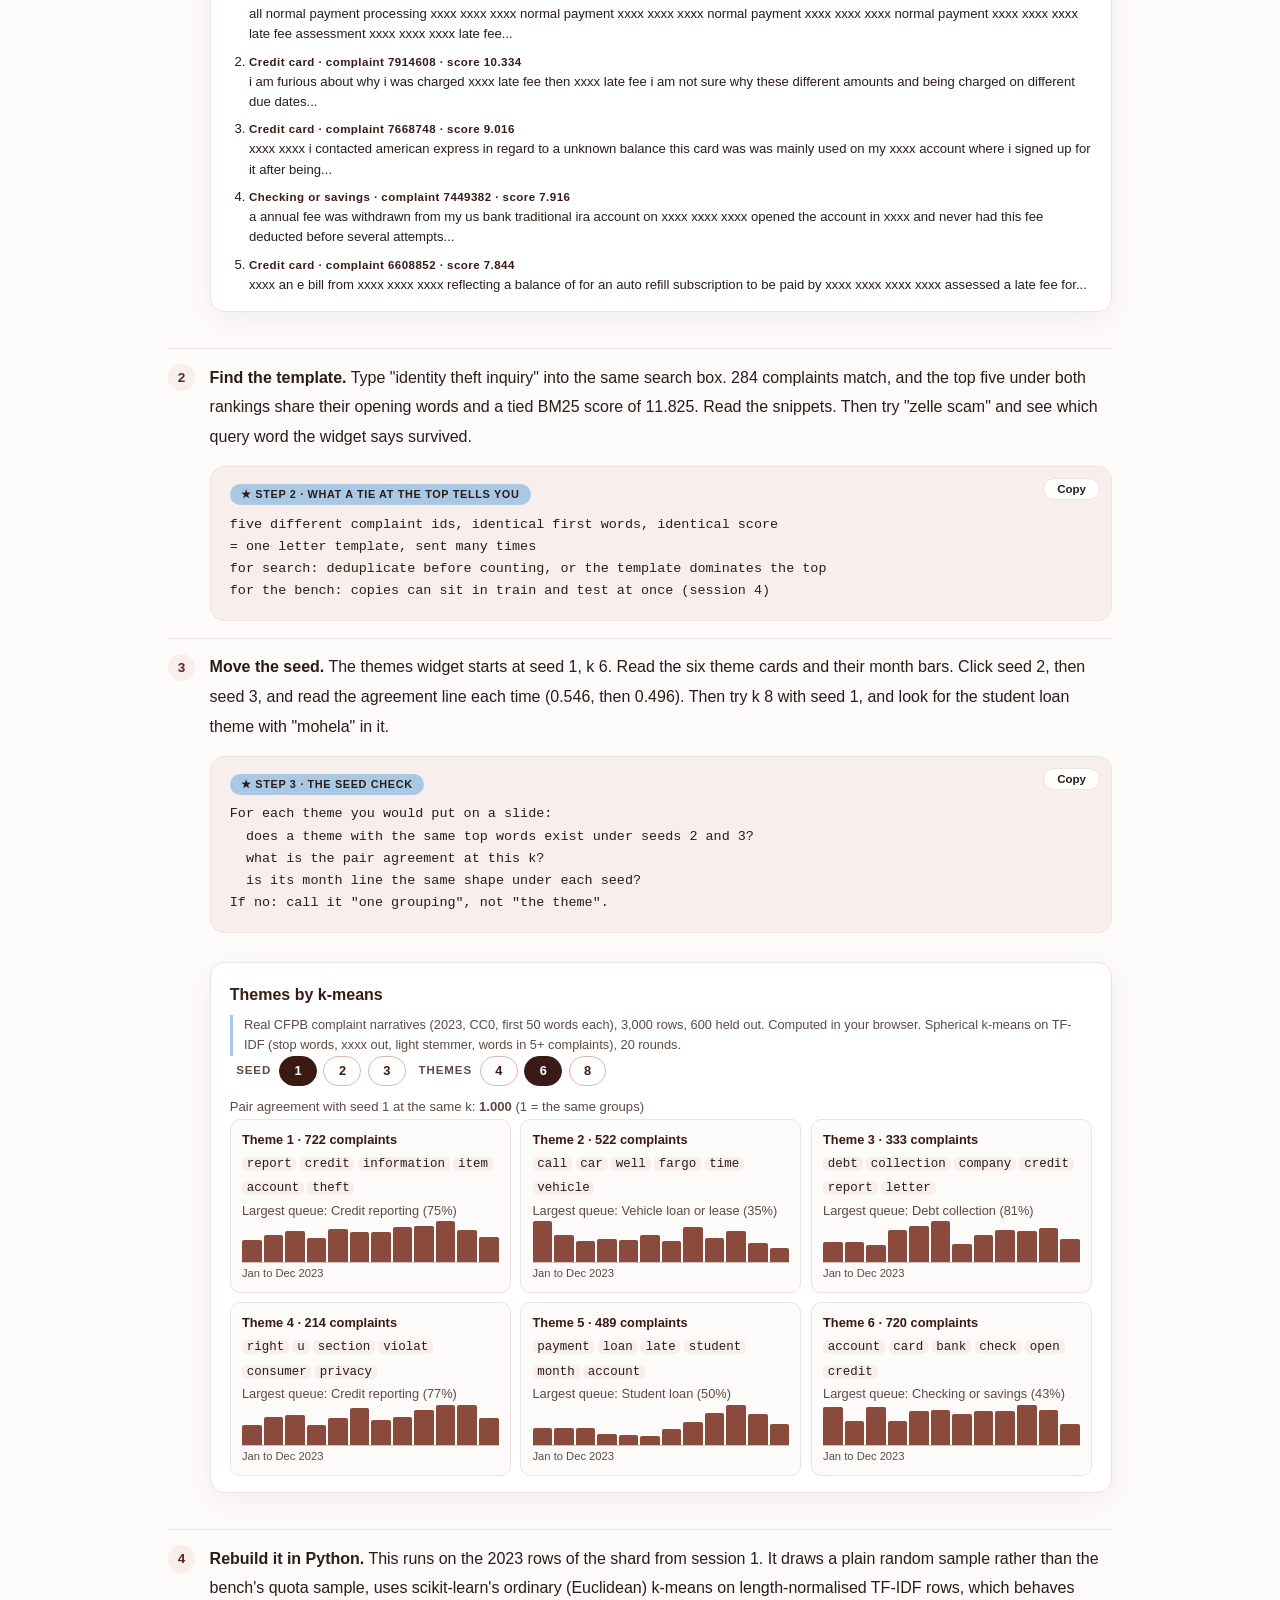
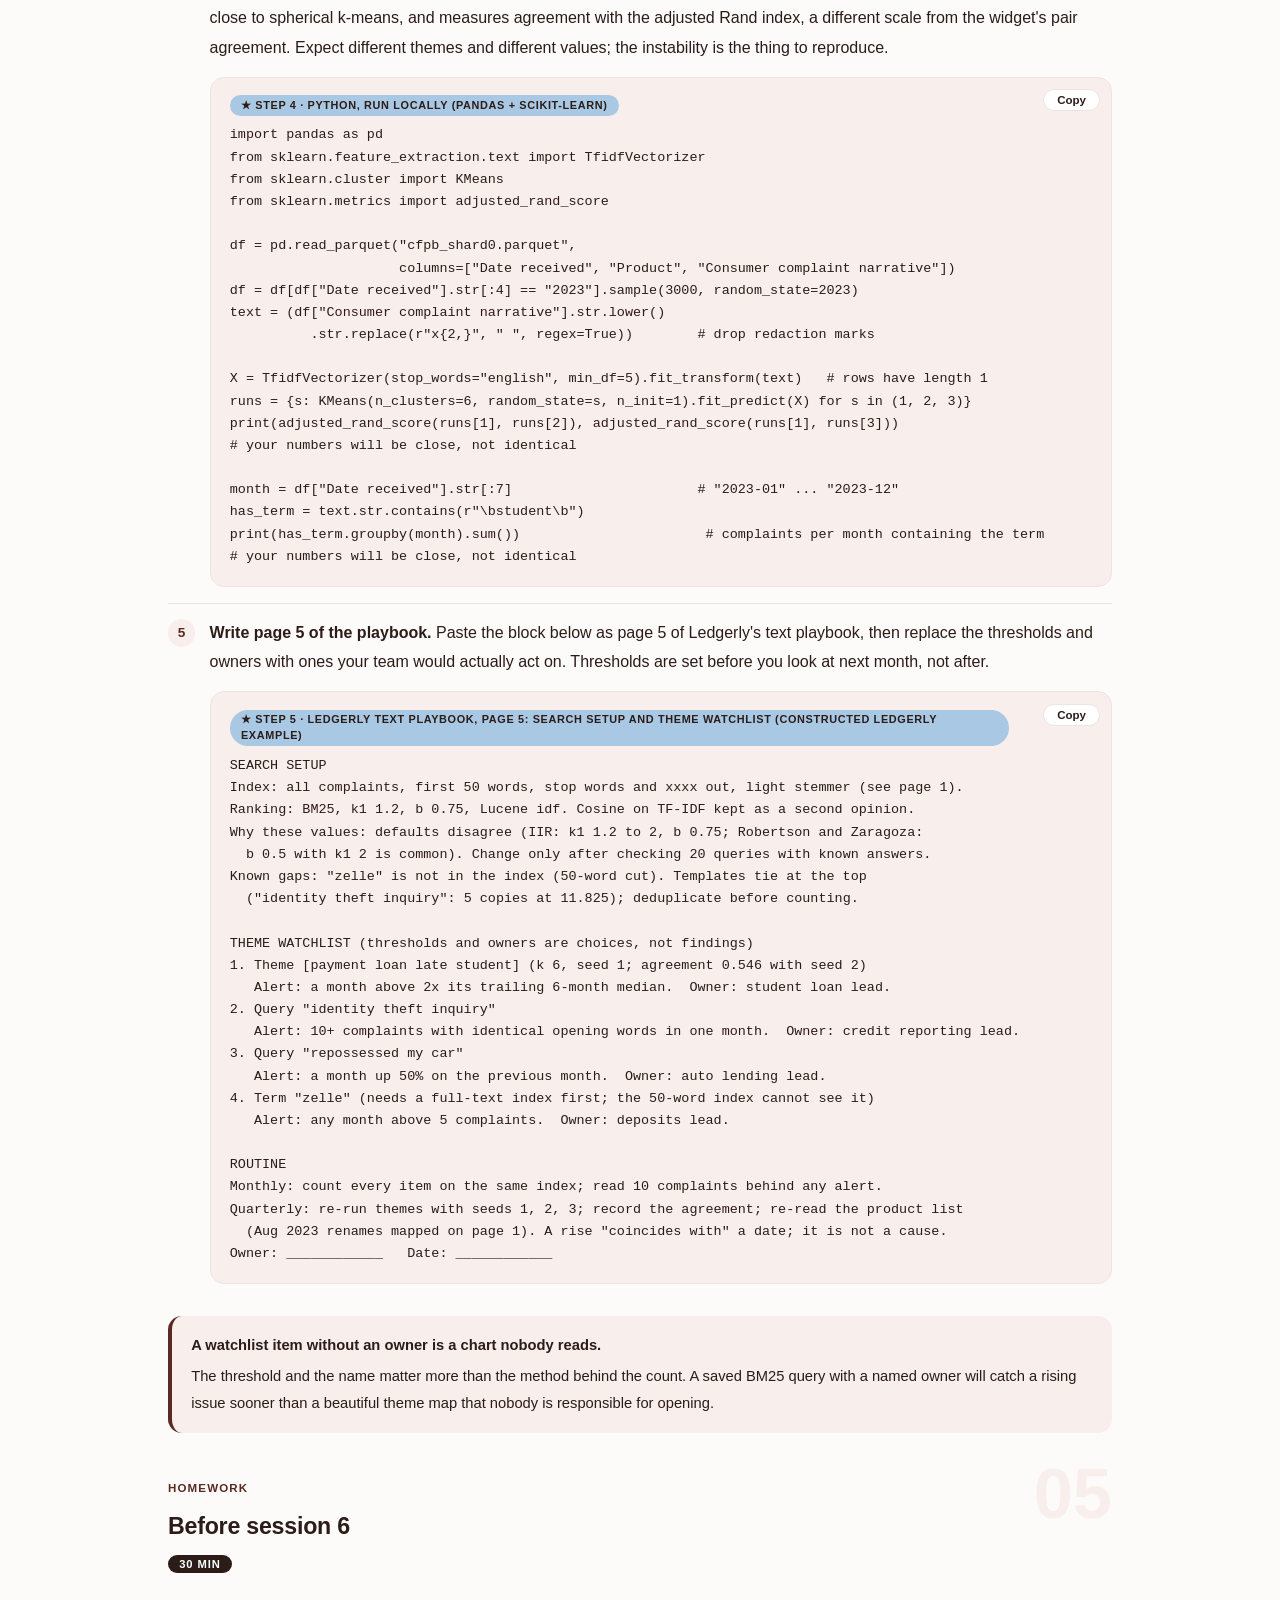
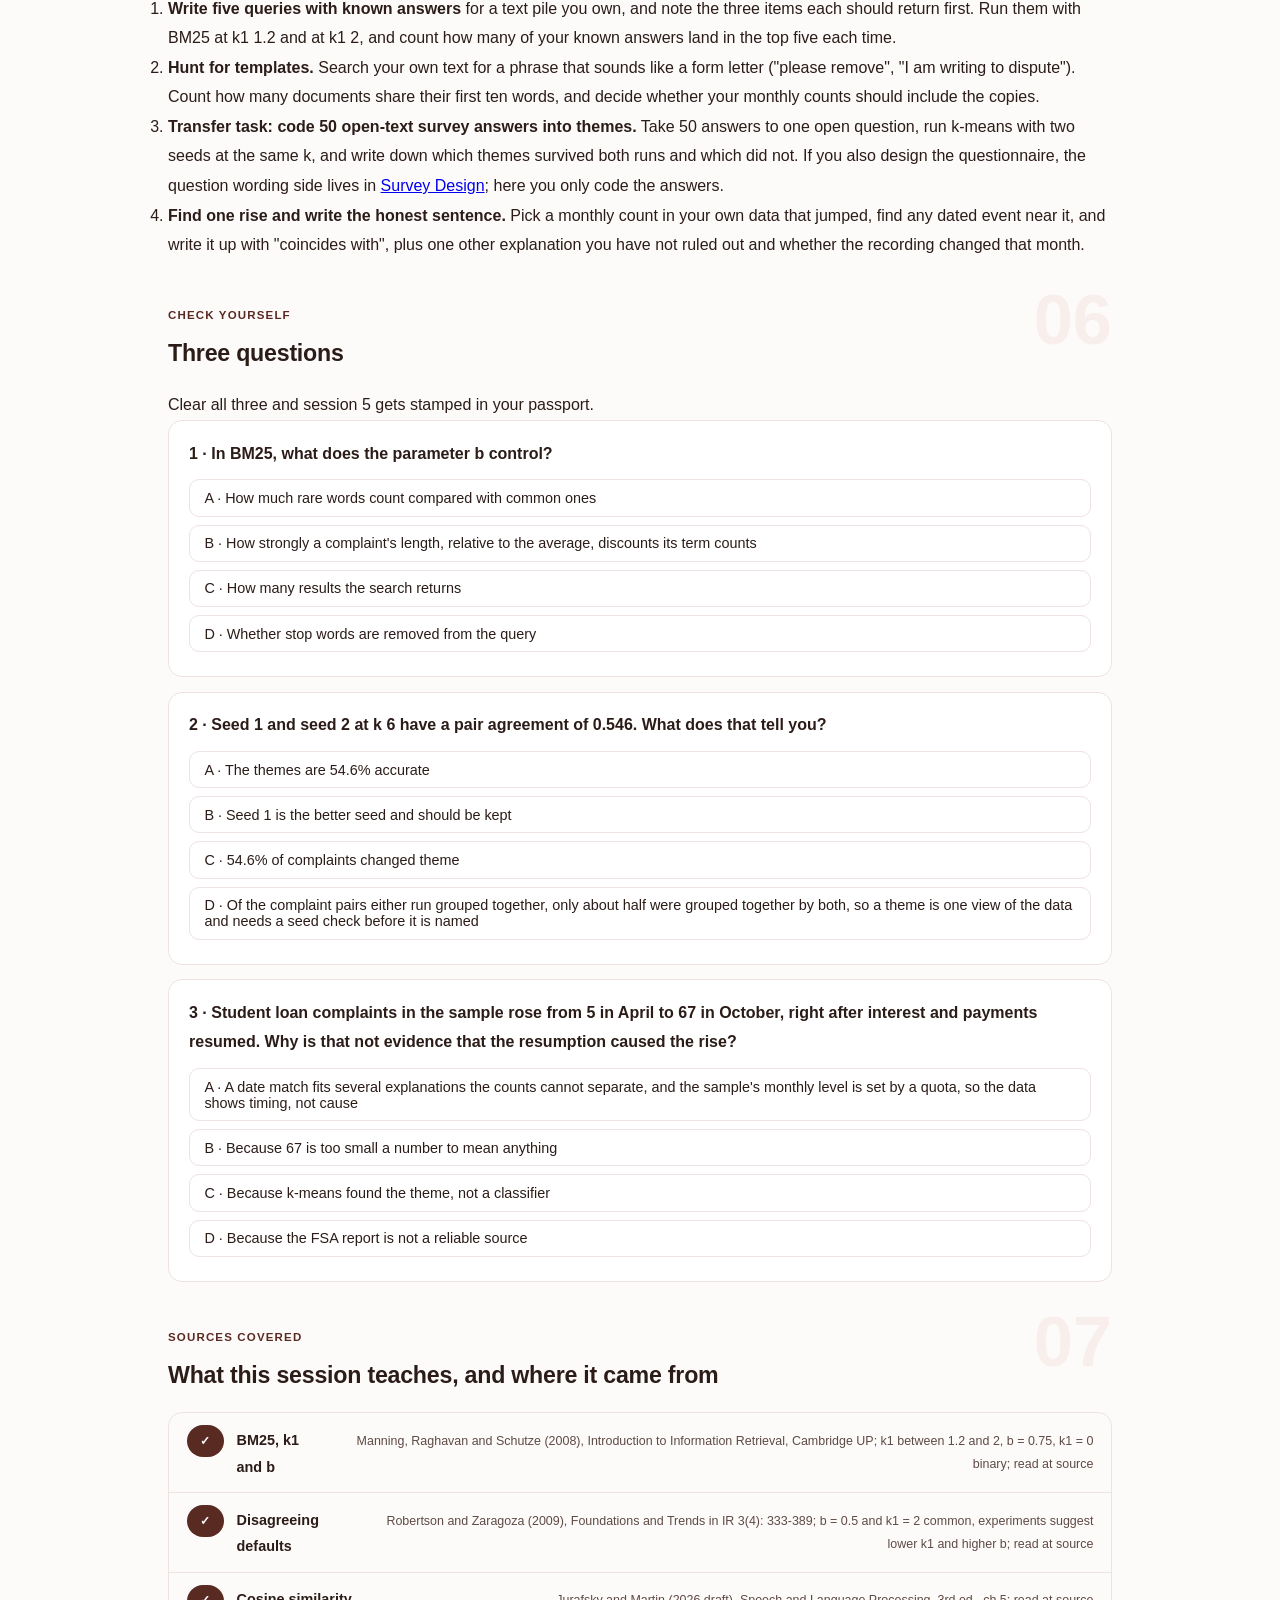
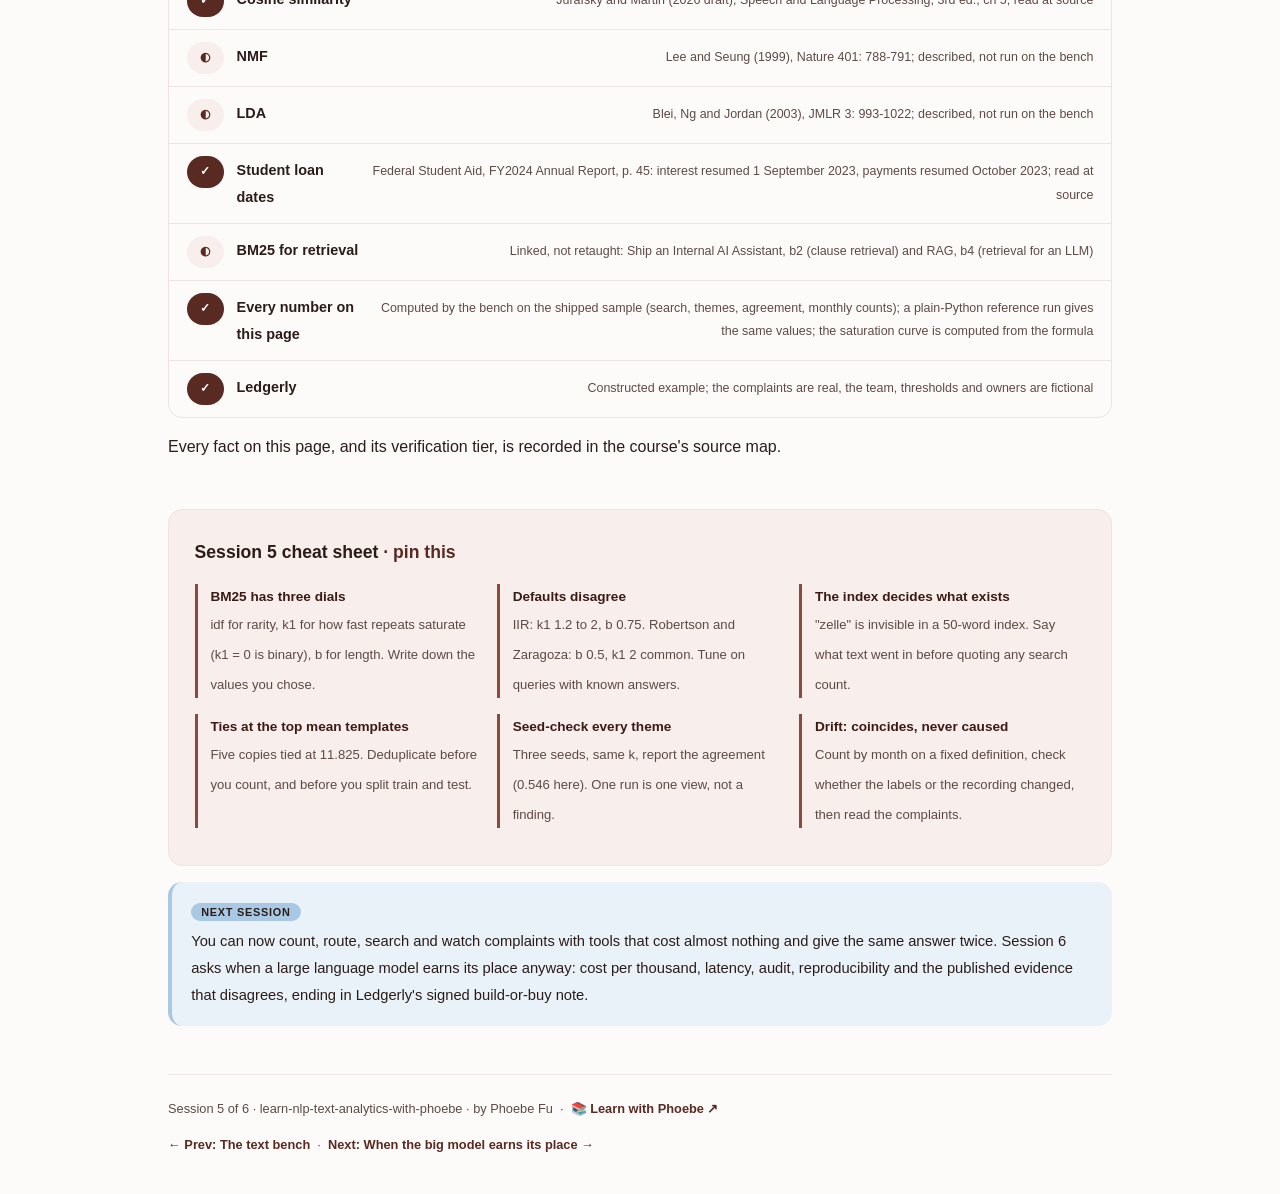
<file: courses/05-search-and-themes.html>
<!DOCTYPE html>
<html lang="en">
<head>
<meta charset="UTF-8">
<meta name="viewport" content="width=device-width, initial-scale=1.0">
<!-- social:start -->
<meta name="description" content="Session 5 of 6. Rank 3,000 real CFPB complaints with BM25 and cosine, watch k-means themes change with the seed, and track a theme that quadrupled the month student loan payments came back.">
<meta property="og:type" content="article">
<meta property="og:site_name" content="Learn with Phoebe">
<meta property="og:title" content="Search and themes - learn NLP and text analytics with phoebe">
<meta property="og:description" content="Session 5 of 6. BM25 vs cosine, k1 and b defaults that disagree, unstable k-means themes and a monthly theme watchlist, computed in your browser.">
<meta property="og:url" content="https://phoebefu6.github.io/learn-nlp-text-analytics-with-phoebe/courses/05-search-and-themes.html">
<meta property="og:image" content="https://phoebefu6.github.io/learn-nlp-text-analytics-with-phoebe/assets/og-cover.png">
<meta property="og:image:width" content="1200">
<meta property="og:image:height" content="630">
<meta name="twitter:card" content="summary_large_image">
<meta name="twitter:title" content="Search and themes - learn NLP and text analytics with phoebe">
<meta name="twitter:description" content="Session 5 of 6. BM25, k-means themes that move with the seed, and drift on real complaint text.">
<meta name="twitter:image" content="https://phoebefu6.github.io/learn-nlp-text-analytics-with-phoebe/assets/og-cover.png">
<!-- social:end -->
<title>Session 5 · Search and themes - learn NLP and text analytics with phoebe</title>
<link rel="stylesheet" href="../assets/style.css?v=3">
</head>
<body>

<div class="toolbar">
  <div class="wrap">
    <span class="crumb"><a href="../index.html">learn-nlp-text-analytics-with-phoebe</a> / Session 5 of 6</span>
    <button class="btn" id="toggle-all" type="button">Expand all</button>
    <button class="btn primary" id="zoom-toggle" type="button">Projector zoom: off</button>
  </div>
</div>

<header class="masthead">
  <div class="wrap">
    <div class="eyebrow">Learn NLP &amp; Text Analytics with Phoebe · Session 5 of 6</div>
    <h1>Search and themes: <span class="accent">find it, then watch it move</span></h1>
    <p class="sub">Routing answers "which queue?". The questions that land on an analyst's desk next are different: "show me every complaint about late fees" and "what are people complaining about this month that they were not last month?". Tonight we rank complaints two ways, let k-means propose themes and watch them change with a random seed, then follow one theme that more than quadrupled in four months.</p>
    <div class="chip-row">
      <span class="chip level">🟠 Stretch</span>
      <span class="chip audience">Analysts and data scientists handed a pile of free text</span>
      <span class="chip audience">Light Python, everything also runs in the page</span>
      <span class="chip time">45 min</span>
    </div>
    <div class="agenda">
      <span class="a1" style="flex:1">0-3 · Welcome</span>
      <span class="a2" style="flex:4">3-18 · BM25, themes, drift</span>
      <span class="a3" style="flex:5">18-40 · Build-along: the theme watchlist</span>
      <span class="a4" style="flex:1">40-45 · Q&amp;A</span>
    </div>
  </div>
</header>

<main class="wrap">

  <section class="section" id="intro">
    <div class="section-kicker">
      <span class="klabel">Part 0</span>
      <h2>Where we start</h2>
    </div>
    <p class="lede">Sessions 1 to 4 built a table, weighted it and routed it, and the bench told us how often the router is wrong. Ledgerly's complaints team (Constructed Ledgerly example) now wants two more things from the same 3,000 real CFPB narratives: a search box that ranks the right complaints first, and an early warning when a kind of complaint starts rising. Both run on the vectors you already have. Both come with a choice nobody can make for you: the k1 and b of the ranking, and the seed and k of the themes.</p>

    <div class="legend">
      <span class="pill">🎫 Clear all three quiz questions to stamp your passport</span>
      <span class="pill">Live = presented in the 45 minutes</span>
      <span class="pill">Self-study = the full depth, after class</span>
      <span class="pill">★ Build-along = do it yourself, in the page</span>
    </div>

    <div class="callout win">
      <p><strong>★ What you walk out with tonight.</strong> Page 5 of Ledgerly's text playbook: a written search setup (ranking, k1, b, what the index cannot find) and a theme watchlist of four tracked queries or themes, each with a monthly threshold and a named owner. Plus the habit of re-running a theme with three seeds before you put its name on a slide.</p>
    </div>
  </section>

  <section class="section" id="part-1">
    <div class="section-kicker">
      <span class="klabel">Part 1 · covers search as an analytics tool: BM25, cosine, k1 and b</span>
      <h2>BM25 and cosine: two ways to rank the same matches</h2>
      <span class="tag concept">5 min live</span>
    </div>
    <p class="lede">Finding the complaints that contain "late", "fee" or "refund" is easy: 274 of the 3,000 do. Deciding which of the 274 to read first is the hard part, and two standard rankings disagree about it. The difference comes down to one question: how much is the fifth mention of "fee" worth compared with the first?</p>

    <figure class="zoomable">
      <svg viewBox="0 0 880 344" xmlns="http://www.w3.org/2000/svg" role="img" aria-label="Line chart of how much one query term contributes to a BM25 score as it repeats in a complaint of average length, from the formula tf times (k1 plus 1) over (tf plus k1). At k1 = 0 every count from 1 to 8 is worth 1. At k1 = 1.2, the bench setting, 1 mention is worth 1, 2 are worth 1.38, 4 are worth 1.69 and 8 are worth 1.91, never above 2.2. At k1 = 2, 8 mentions are worth 2.40, never above 3. A raw count with no cap reaches 3 at three mentions.">
        <defs>
          <filter id="s5aSk" x="-3%" y="-3%" width="106%" height="106%"><feTurbulence type="fractalNoise" baseFrequency="0.02" numOctaves="2" seed="51" result="n"/><feDisplacementMap in="SourceGraphic" in2="n" scale="2.4" xChannelSelector="R" yChannelSelector="G"/></filter>
          <pattern id="s5aHc" patternUnits="userSpaceOnUse" width="7" height="7" patternTransform="rotate(-38)"><line x1="0" y1="0" x2="0" y2="7" stroke="#592A22" stroke-width="1" opacity=".5"/></pattern>
          <marker id="s5aAr" viewBox="0 0 10 10" refX="9" refY="5" markerWidth="8" markerHeight="8" orient="auto"><path d="M1 1 L9 5 L1 9" fill="none" stroke="#2B1C18" stroke-width="1.6" stroke-linecap="round"/></marker>
        </defs>
        <style>
          .s5aH { font: 800 12px Inter, sans-serif; fill: #2B1C18; }
          .s5aL { font: 600 12px Inter, sans-serif; fill: #2B1C18; }
          .s5aS { font: 400 11px Inter, sans-serif; fill: #5E4A44; }
          .s5aB { font: 800 11px Inter, sans-serif; fill: #1E4566; }
          .s5aA { font: 700 11px Inter, sans-serif; fill: #592A22; }
          .s5aN { font: 400 12px Inter, sans-serif; fill: #5E4A44; }
        </style>

        <text class="s5aH" x="30" y="26">WHAT THE N-TH MENTION OF A WORD IS WORTH IN BM25</text>
        <text class="s5aA" x="30" y="50">contribution (times idf)</text>

        <g filter="url(#s5aSk)" fill="none" stroke="#2B1C18" stroke-width="2" stroke-linecap="round" stroke-linejoin="round">
          <path d="M80 60 L80 270 L462 270" stroke-width="1.5"/>
          <path d="M126 205 L218 75" stroke="#5E4A44" stroke-dasharray="5 5"/>
          <path d="M126 205 L172 205 L218 205 L264 205 L310 205 L356 205 L402 205 L448 205" stroke="#8A4A3C" stroke-dasharray="7 4"/>
          <path d="M126 205 L172 172.5 L218 153 L264 140 L310 130.7 L356 123.8 L402 118.3 L448 114" stroke="#592A22"/>
          <path d="M126 205 L172 180.6 L218 167.9 L264 160 L310 154.7 L356 150.9 L402 147.9 L448 145.7" stroke="#1E4566" stroke-width="3.5"/>
          <circle cx="448" cy="114" r="4" fill="#592A22"/>
          <circle cx="448" cy="145.7" r="4.5" fill="#A9C8E3"/>
          <circle cx="448" cy="205" r="4" fill="#8A4A3C"/>
          <rect x="590" y="60" width="266" height="62" rx="10" transform="rotate(-0.5 723 91)" fill="#FFFFFF"/>
          <rect x="590" y="134" width="266" height="62" rx="10" transform="rotate(0.5 723 165)" fill="#A9C8E3"/>
          <rect x="590" y="208" width="266" height="62" rx="10" transform="rotate(-0.4 723 239)" fill="#F8EEEB"/>
          <circle cx="532" cy="70" r="13"/>
          <path d="M541 80 L556 95" stroke-width="3"/>
        </g>

        <text class="s5aS" x="72" y="274" text-anchor="end">0</text>
        <text class="s5aS" x="72" y="209" text-anchor="end">1</text>
        <text class="s5aS" x="72" y="144" text-anchor="end">2</text>
        <text class="s5aS" x="72" y="79" text-anchor="end">3</text>
        <text class="s5aS" x="126" y="288" text-anchor="middle">1</text>
        <text class="s5aS" x="172" y="288" text-anchor="middle">2</text>
        <text class="s5aS" x="264" y="288" text-anchor="middle">4</text>
        <text class="s5aS" x="448" y="288" text-anchor="middle">8</text>
        <text class="s5aA" x="264" y="306" text-anchor="middle">times the word appears in the complaint</text>

        <text class="s5aS" x="228" y="80">raw count, no cap</text>
        <text class="s5aL" x="460" y="110">k1 = 2 · 2.40</text>
        <text class="s5aB" x="460" y="150">k1 = 1.2 · 1.91</text>
        <text class="s5aL" x="460" y="209">k1 = 0 · 1.00</text>

        <text class="s5aH" x="606" y="86">k1 = 0 · binary</text>
        <text class="s5aS" x="606" y="106">repeats add nothing (IIR: binary)</text>
        <text class="s5aH" x="606" y="160">k1 = 1.2 · the bench</text>
        <text class="s5aL" x="606" y="180">8 mentions: 1.91 · ceiling 2.2</text>
        <text class="s5aH" x="606" y="234">k1 = 2 · R and Z's common pair</text>
        <text class="s5aS" x="606" y="254">8 mentions: 2.40 · ceiling 3.0</text>

        <text class="s5aN" x="30" y="330">From the formula tf(k1 + 1) / (tf + k1) at average length. The bench uses k1 1.2 and b 0.75.</text>
      </svg>
      <figcaption>🔍 Click to zoom - BM25 caps how much repeating a word can buy: k1 sets the ceiling, and k1 = 0 turns the count into a yes or no</figcaption>
    </figure>

    <details class="card" open>
      <summary><span class="mode live">Live</span>BM25 in words: three dials on one score<span class="mini">2 min</span><span class="caret">▶</span></summary>
      <div class="body">
        <p>BM25 scores a complaint against a query by adding up one contribution per query word the complaint contains. Each contribution is the product of three ideas you already know from session 2.</p>
        <p><strong>Rare words count more (idf).</strong> The bench uses Lucene's version, idf = ln(1 + (N - df + 0.5) / (df + 0.5)), where N is 3,000 complaints and df is how many contain the word. "Refund" outranks "account" because fewer complaints use it.</p>
        <p><strong>Repeats saturate (k1).</strong> The term-frequency part is tf(k1 + 1) / (tf + k1). The first mention is worth 1; every further mention adds less, and the total can never pass k1 + 1. The figure above draws exactly that curve from the formula.</p>
        <p><strong>Long texts are discounted (b).</strong> Inside the same fraction, k1 is multiplied by (1 - b + b times length / average length). With b = 1 a complaint twice the average length needs more mentions to score the same; with b = 0 length is ignored. The bench indexes the first 50 words of each complaint, after stop words and <code>xxxx</code> come out, so lengths vary less than they would in full text; on your own long documents b has more to do.</p>
      </div>
    </details>

    <details class="card">
      <summary><span class="mode live">Live</span>The defaults disagree, and that is the lesson<span class="mini">1 min</span><span class="caret">▶</span></summary>
      <div class="body">
        <p>Manning, Raghavan and Schutze give the textbook setting: "reasonable values are to set k1 and k3 to a value between 1.2 and 2 and b = 0.75" (Introduction to Information Retrieval, 2008). They also note that "a k1 value of 0 corresponds to a binary model".</p>
        <p>Robertson and Zaragoza, writing about the framework BM25 came from, say "a common combination would be b = 0.5 and k1 = 2", and that "many experiments suggest a somewhat lower value of k1 and a somewhat higher value of b" (Foundations and Trends in IR 3(4): 333-389, 2009). So one source suggests a b of 0.75, another reports 0.5 as common and then reports experiments pulling the other way.</p>
        <p>Nobody here is wrong. The best k1 and b depend on how long your documents are and how people write them, which is why the bench ships with 1.2 and 0.75 and lets you move both. The professional move is to write down the values you chose, and to change them only after checking a set of queries whose right answers you know.</p>
      </div>
    </details>

    <details class="card">
      <summary><span class="mode live">Live</span>Four real queries, four lessons<span class="mini">2 min</span><span class="caret">▶</span></summary>
      <div class="body">
        <p><strong>"late fee refund": same matches, two rankings.</strong> 274 complaints contain at least one of the three words. BM25 puts complaint 6594476 (vehicle loan) first; cosine on TF-IDF puts 7449382 (checking or savings, an annual fee on an IRA) first. Only three ids appear in both top fives. Set k1 to 0 and BM25's top five reshuffles again, to 7668748, 6594476, 6608852, 6645804, 7142738.</p>
        <p><strong>"repossessed my car": the easy case.</strong> 139 matches, and every complaint in both top fives is a vehicle loan complaint. When the vocabulary is specific, any reasonable ranking works.</p>
        <p><strong>"identity theft inquiry": the top five are one template.</strong> 284 matches. The top five under both rankings are five different complaints (6697815, 7166396, 7215809, 7252034, 7270412) whose opening words are identical, "i am a victim of identity theft please remove this fraud inquiry from my", all tied at a BM25 score of 11.825. Templated complaints are common in credit reporting, and search is often how you discover them. They are also the near-duplicate risk from session 4: copies of one letter can sit on both sides of a train and test split.</p>
        <p><strong>"zelle scam": a query can only find words the index kept.</strong> Only "scam" survives normalising (13 complaints). "Zelle" is not in the index at all, because it never appears in the first 50 words of any of the 3,000 complaints. The search did not fail; the session 1 decision to keep 50 words did.</p>
      </div>
    </details>

    <details class="card">
      <summary><span class="mode self">Self-study</span>Cosine on TF-IDF: the other ranking<span class="mini">3 min</span><span class="caret">▶</span></summary>
      <div class="body">
        <p>Jurafsky and Martin put it plainly: "By far the most common similarity metric is the cosine" (Speech and Language Processing, 2026 draft, ch 5). Cosine treats the query and each complaint as TF-IDF vectors and scores the angle between them. Because each complaint vector is divided by its own length, a short complaint dense in one query word scores high, and a word repeated five times keeps adding weight in proportion.</p>
        <p>BM25 makes the opposite bets: repeats saturate, and length is discounted by a dial you control. Neither is the true ranking. For Ledgerly the useful habit is to run both on a handful of queries, read the disagreements, and pick the one whose top five your complaint handlers would have picked.</p>
      </div>
    </details>

    <details class="card">
      <summary><span class="mode self">Self-study</span>Where search goes next (and which side this session takes)<span class="mini">2 min</span><span class="caret">▶</span></summary>
      <div class="body">
        <p>Here search is an analytics tool: a person types a query to count, read and monitor complaints across a corpus. Two neighbouring jobs use the same formula for different ends. Working BM25 by hand to retrieve the right policy clause for an assistant lives in <a href="https://phoebefu6.github.io/learn-ship-internal-ai-assistant-with-phoebe/courses/b2-chunk-index-retrieve.html">Ship an Internal AI Assistant, b2</a>. Retrieving passages to hand to a large language model, and when embeddings beat word matching, lives in <a href="https://phoebefu6.github.io/learn-rag-with-phoebe/courses/b4-retrieval-basics.html">RAG, b4</a>.</p>
      </div>
    </details>

    <div class="callout example">
      <p><span class="ex-pill">Real world</span> <strong>The search that "proved" nothing was wrong.</strong> A product team searches the support inbox for a payment partner's name, finds almost nothing and reports the issue as rare. The index had been built from ticket subject lines only, and customers named the partner in the body. Before anyone quotes a search count, the person who built the index should say what text went into it and what was cut.</p>
    </div>
  </section>

  <section class="section" id="part-2">
    <div class="section-kicker">
      <span class="klabel">Part 2 · covers k-means themes, seed instability, NMF and LDA</span>
      <h2>Themes are a view, not a truth</h2>
      <span class="tag concept">5 min live</span>
    </div>
    <p class="lede">Ask k-means for six groups and it will always return six groups, each with a tidy list of top words that looks like a finding. Change only the random starting point and some of those groups split, merge or swap members. Before a theme gets a name on a slide, check how much of it survives a second seed.</p>

    <figure class="zoomable">
      <svg viewBox="0 0 880 340" xmlns="http://www.w3.org/2000/svg" role="img" aria-label="Schematic: the same 12 complaints clustered twice. Seed 1 makes three themes, T1, T2 and T3, of four complaints each. Seed 2, on the same data, splits T1 in half, merges the other half of T1 with half of T2, and merges the rest of T2 with all of T3. Real result on the bench: pair agreement between seed 1 and seed 2 at k 6 is 0.546; seed 1 against seed 3 is 0.496; at k 4, seed 3 agrees only 0.355.">
        <defs>
          <filter id="s5bSk" x="-3%" y="-3%" width="106%" height="106%"><feTurbulence type="fractalNoise" baseFrequency="0.02" numOctaves="2" seed="57" result="n"/><feDisplacementMap in="SourceGraphic" in2="n" scale="2.4" xChannelSelector="R" yChannelSelector="G"/></filter>
          <pattern id="s5bHc" patternUnits="userSpaceOnUse" width="7" height="7" patternTransform="rotate(-38)"><line x1="0" y1="0" x2="0" y2="7" stroke="#592A22" stroke-width="1" opacity=".5"/></pattern>
          <marker id="s5bAr" viewBox="0 0 10 10" refX="9" refY="5" markerWidth="8" markerHeight="8" orient="auto"><path d="M1 1 L9 5 L1 9" fill="none" stroke="#2B1C18" stroke-width="1.6" stroke-linecap="round"/></marker>
        </defs>
        <style>
          .s5bH { font: 800 12px Inter, sans-serif; fill: #2B1C18; }
          .s5bL { font: 600 12px Inter, sans-serif; fill: #2B1C18; }
          .s5bS { font: 400 11px Inter, sans-serif; fill: #5E4A44; }
          .s5bB { font: 800 11px Inter, sans-serif; fill: #1E4566; }
          .s5bV { font: 800 20px Inter, sans-serif; fill: #3B1A15; }
          .s5bA { font: 700 11px Inter, sans-serif; fill: #592A22; }
          .s5bN { font: 400 12px Inter, sans-serif; fill: #5E4A44; }
        </style>

        <text class="s5bH" x="30" y="26">SAME COMPLAINTS, SAME k, TWO RANDOM STARTS</text>
        <text class="s5bS" x="360" y="26">dots coloured by their seed 1 theme</text>
        <text class="s5bA" x="40" y="62">Seed 1</text>
        <text class="s5bA" x="472" y="62">Seed 2</text>

        <g filter="url(#s5bSk)" fill="none" stroke="#2B1C18" stroke-width="2" stroke-linecap="round" stroke-linejoin="round">
          <rect x="24" y="44" width="400" height="200" rx="12" transform="rotate(-0.4 224 144)" fill="#FFFFFF"/>
          <rect x="456" y="44" width="400" height="200" rx="12" transform="rotate(0.4 656 144)" fill="#FFFFFF"/>
          <ellipse cx="110" cy="146" rx="50" ry="60" fill="#F8EEEB"/>
          <ellipse cx="224" cy="146" rx="50" ry="60" fill="#F8EEEB"/>
          <ellipse cx="338" cy="146" rx="50" ry="60" fill="#F8EEEB"/>
          <circle cx="92" cy="122" r="7" fill="#592A22"/>
          <circle cx="128" cy="126" r="7" fill="#592A22"/>
          <circle cx="96" cy="168" r="7" fill="#592A22"/>
          <circle cx="130" cy="172" r="7" fill="#592A22"/>
          <circle cx="206" cy="122" r="7" fill="#FFFFFF"/>
          <circle cx="242" cy="126" r="7" fill="#FFFFFF"/>
          <circle cx="210" cy="168" r="7" fill="#FFFFFF"/>
          <circle cx="244" cy="172" r="7" fill="#FFFFFF"/>
          <circle cx="320" cy="122" r="7" fill="#DDB8AD"/>
          <circle cx="356" cy="126" r="7" fill="#DDB8AD"/>
          <circle cx="324" cy="168" r="7" fill="#DDB8AD"/>
          <circle cx="358" cy="172" r="7" fill="#DDB8AD"/>
          <ellipse cx="520" cy="146" rx="34" ry="52" fill="#F8EEEB"/>
          <ellipse cx="625" cy="146" rx="60" ry="64" fill="#A9C8E3"/>
          <ellipse cx="770" cy="146" rx="74" ry="72" fill="#F8EEEB"/>
          <circle cx="520" cy="124" r="7" fill="#592A22"/>
          <circle cx="520" cy="168" r="7" fill="#592A22"/>
          <circle cx="605" cy="118" r="7" fill="#592A22"/>
          <circle cx="645" cy="118" r="7" fill="#592A22"/>
          <circle cx="605" cy="174" r="7" fill="#FFFFFF"/>
          <circle cx="645" cy="174" r="7" fill="#FFFFFF"/>
          <circle cx="740" cy="106" r="7" fill="#FFFFFF"/>
          <circle cx="800" cy="106" r="7" fill="#FFFFFF"/>
          <circle cx="740" cy="146" r="7" fill="#DDB8AD"/>
          <circle cx="800" cy="146" r="7" fill="#DDB8AD"/>
          <circle cx="740" cy="186" r="7" fill="#DDB8AD"/>
          <circle cx="800" cy="186" r="7" fill="#DDB8AD"/>
          <rect x="430" y="132" width="20" height="20" rx="4" transform="rotate(8 440 142)" fill="#FFFFFF"/>
          <circle cx="436" cy="138" r="1.6" fill="#2B1C18"/>
          <circle cx="444" cy="146" r="1.6" fill="#2B1C18"/>
          <rect x="24" y="262" width="832" height="44" rx="10" transform="rotate(-0.3 440 284)" fill="#F8EEEB"/>
        </g>

        <text class="s5bL" x="110" y="230" text-anchor="middle">T1</text>
        <text class="s5bL" x="224" y="230" text-anchor="middle">T2</text>
        <text class="s5bL" x="338" y="230" text-anchor="middle">T3</text>
        <text class="s5bS" x="520" y="230" text-anchor="middle">half of T1</text>
        <text class="s5bB" x="625" y="230" text-anchor="middle">T1 + T2 merged</text>
        <text class="s5bS" x="770" y="230" text-anchor="middle">rest of T2 + all T3</text>

        <text class="s5bV" x="44" y="292">0.546</text>
        <text class="s5bL" x="118" y="290">real agreement, seed 1 vs seed 2 at k 6: pairs together in both runs / in either run</text>

        <text class="s5bN" x="30" y="328">Schematic: 12 dots stand for 3,000 complaints. Seed 3 agrees 0.496 at k 6; at k 4, only 0.355.</text>
      </svg>
      <figcaption>🔍 Click to zoom - the random start decides which groups k-means finds; on the bench, about half the "same theme" pairs survive a new seed</figcaption>
    </figure>

    <details class="card">
      <summary><span class="mode live">Live</span>How the bench makes a theme<span class="mini">1 min</span><span class="caret">▶</span></summary>
      <div class="body">
        <p>Start from the TF-IDF table of session 2 with stop words and <code>xxxx</code> out, the light stemmer on, and only words that appear in at least 5 complaints: 1,365 features. Every complaint vector is scaled to length 1. Spherical k-means then picks k complaints at random as starting centres, assigns every complaint to the centre with the highest cosine, moves each centre to the average of its members, and repeats 20 times. A theme is one final group; its "top words" are the heaviest words in its centre.</p>
        <p>The random pick in step one is the seed. Nothing else in the recipe is random, and nothing in the recipe guarantees that a different start ends in the same place.</p>
      </div>
    </details>

    <details class="card">
      <summary><span class="mode live">Live</span>Read seed 1's six themes<span class="mini">2 min</span><span class="caret">▶</span></summary>
      <div class="body">
        <p>At k 6 and seed 1 the bench returns six themes of 722, 522, 333, 214, 489 and 720 complaints. Four of them tell you something different about text:</p>
        <ul>
          <li><strong>722 · [report credit information item account theft]</strong>: the credit reporting dispute, 75% of its members from that queue. A theme that mostly re-finds a queue.</li>
          <li><strong>522 · [call car well fargo time vehicle]</strong>: "well fargo" is the light stemmer turning "Wells" into "well", the artefact from session 1, now printed as a theme label. Theme words inherit every normalisation choice.</li>
          <li><strong>214 · [right u section violat consumer privacy]</strong>: a legal-template theme. "u" and "s" are what is left of "U.S.C." in citations of the Fair Credit Reporting Act. It groups complaints by how they are written, not by what went wrong.</li>
          <li><strong>489 · [payment loan late student month account]</strong>: half its members (purity 0.50) are student loan complaints. Part 3 follows this one month by month.</li>
        </ul>
        <p>"Purity" is the share of a theme's complaints that come from its largest queue. Read it with care: the sample is rebalanced (credit reporting is 30% here and 76.7% of the real 2023 rows), so every purity on the bench would move on the real mix.</p>
      </div>
    </details>

    <details class="card">
      <summary><span class="mode live">Live</span>Same data, another seed: the agreement table<span class="mini">2 min</span><span class="caret">▶</span></summary>
      <div class="body">
        <p>Pair agreement takes every pair of complaints and asks: of the pairs that either run put together, what share did both runs put together? 1 means the same groups; values near 0 mean unrelated groupings. The widget compares each seed with seed 1 at the same k:</p>
        <ul>
          <li><strong>k 4:</strong> seed 2 0.487 · seed 3 0.355</li>
          <li><strong>k 6:</strong> seed 2 0.546 · seed 3 0.496</li>
          <li><strong>k 8:</strong> seed 2 0.487 · seed 3 0.387</li>
        </ul>
        <p>No setting comes close to 1. At k 8, seed 1 separates a student loan theme [loan student payment mohela plan interest] (318 complaints, purity 0.63) and an identity theft theme [credit report item information theft identity] (481, purity 0.84), so a larger k found sharper groups, and still did not make them stable. The honest sentence for a slide is "one reasonable grouping of these complaints", followed by the agreement value.</p>
      </div>
    </details>

    <details class="card">
      <summary><span class="mode self">Self-study</span>NMF and LDA: two other ways to get themes (described, not run here)<span class="mini">3 min</span><span class="caret">▶</span></summary>
      <div class="body">
        <p>k-means gives each complaint exactly one theme. Two widely used methods let a complaint belong to several themes at once. The bench runs neither; they are described so you recognise them in a vendor's tool or a colleague's notebook.</p>
        <p><strong>Non-negative matrix factorisation (NMF).</strong> Lee and Seung factor the document-word table into two tables with no negative entries, which "allow[s] only additive, not subtractive, combinations"; on text it learns "semantic features of text" (Nature 401: 788-791, 1999). Each complaint becomes a weighted sum of parts, read the way you read a k-means centre.</p>
        <p><strong>Latent Dirichlet allocation (LDA).</strong> Blei, Ng and Jordan describe "a generative probabilistic model for collections of discrete data such as text corpora" (JMLR 3: 993-1022, 2003): each document is a mixture of topics and each topic is a distribution over words.</p>
        <p>Both start from random initial values too. Whatever method you choose, the check is the same as tonight's: re-run with other seeds and report how much survives.</p>
      </div>
    </details>

    <div class="callout example">
      <p><span class="ex-pill">Real world</span> <strong>The theme that vanished between two decks.</strong> An insights team presents eight "customer pain themes" in March. In June someone re-runs the notebook on the same data, gets a different random start, and "billing confusion" is gone, absorbed into two other themes. Leadership asks what changed in the business. Nothing did. Fixing the seed hides the problem; reporting the agreement across seeds shows it.</p>
    </div>
  </section>

  <section class="section" id="part-3">
    <div class="section-kicker">
      <span class="klabel">Part 3 · covers volume drift, theme drift and label schema change</span>
      <h2>Drift: the month the student loans came back</h2>
      <span class="tag concept">5 min live</span>
    </div>
    <p class="lede">A theme is most useful when you count it over time. Split the 300 student loan complaints in the sample by the month they were received and a shape appears that nobody needed a model to find, lined up with two dates in the US Department of Education's own report.</p>

    <figure class="zoomable">
      <svg viewBox="0 0 880 316" xmlns="http://www.w3.org/2000/svg" role="img" aria-label="Bar chart of student loan complaints per month in the sample, January to December 2023: 17, 14, 10, 5, 6, 7, 17, 24, 49, 67, 47, 37. A marker before September reads interest resumes 1 Sep 2023; a marker before October reads payments resume Oct 2023 (Federal Student Aid FY2024 Annual Report, p. 45). October, 67, is highlighted. Side notes: April 5 to October 67; the payment loan late student theme goes from 18 in June to 79 in October.">
        <defs>
          <filter id="s5cSk" x="-3%" y="-3%" width="106%" height="106%"><feTurbulence type="fractalNoise" baseFrequency="0.02" numOctaves="2" seed="63" result="n"/><feDisplacementMap in="SourceGraphic" in2="n" scale="2.4" xChannelSelector="R" yChannelSelector="G"/></filter>
          <pattern id="s5cHc" patternUnits="userSpaceOnUse" width="7" height="7" patternTransform="rotate(-38)"><line x1="0" y1="0" x2="0" y2="7" stroke="#592A22" stroke-width="1" opacity=".5"/></pattern>
          <marker id="s5cAr" viewBox="0 0 10 10" refX="9" refY="5" markerWidth="8" markerHeight="8" orient="auto"><path d="M1 1 L9 5 L1 9" fill="none" stroke="#2B1C18" stroke-width="1.6" stroke-linecap="round"/></marker>
        </defs>
        <style>
          .s5cH { font: 800 12px Inter, sans-serif; fill: #2B1C18; }
          .s5cL { font: 600 12px Inter, sans-serif; fill: #2B1C18; }
          .s5cS { font: 400 11px Inter, sans-serif; fill: #5E4A44; }
          .s5cB { font: 800 11px Inter, sans-serif; fill: #1E4566; }
          .s5cV { font: 800 18px Inter, sans-serif; fill: #3B1A15; }
          .s5cA { font: 700 11px Inter, sans-serif; fill: #592A22; }
          .s5cN { font: 400 12px Inter, sans-serif; fill: #5E4A44; }
        </style>

        <text class="s5cH" x="30" y="26">STUDENT LOAN COMPLAINTS PER MONTH, 2023 (SAMPLE)</text>

        <g filter="url(#s5cSk)" fill="none" stroke="#2B1C18" stroke-width="2" stroke-linecap="round" stroke-linejoin="round">
          <path d="M70 250 L656 250" stroke-width="1.5"/>
          <rect x="80" y="205.8" width="36" height="44.2" fill="#F8EEEB"/>
          <rect x="128" y="213.6" width="36" height="36.4" fill="#F8EEEB"/>
          <rect x="176" y="224" width="36" height="26" fill="#F8EEEB"/>
          <rect x="224" y="237" width="36" height="13" fill="#F8EEEB"/>
          <rect x="272" y="234.4" width="36" height="15.6" fill="#F8EEEB"/>
          <rect x="320" y="231.8" width="36" height="18.2" fill="#F8EEEB"/>
          <rect x="368" y="205.8" width="36" height="44.2" fill="#F8EEEB"/>
          <rect x="416" y="187.6" width="36" height="62.4" fill="#F8EEEB"/>
          <rect x="464" y="122.6" width="36" height="127.4" fill="#DDB8AD"/>
          <rect x="512" y="75.8" width="36" height="174.2" fill="#A9C8E3"/>
          <rect x="560" y="127.8" width="36" height="122.2" fill="#DDB8AD"/>
          <rect x="608" y="153.8" width="36" height="96.2" fill="#DDB8AD"/>
          <path d="M458 62 L458 250" stroke="#592A22" stroke-dasharray="6 4"/>
          <path d="M506 62 L506 250" stroke="#592A22" stroke-dasharray="6 4"/>
          <rect x="680" y="52" width="176" height="70" rx="10" transform="rotate(-0.6 768 87)" fill="#FFFFFF"/>
          <rect x="680" y="134" width="176" height="62" rx="10" transform="rotate(0.5 768 165)" fill="#F8EEEB"/>
          <rect x="680" y="208" width="176" height="62" rx="10" transform="rotate(-0.4 768 239)" fill="#FFFFFF"/>
          <rect x="830" y="62" width="20" height="18" rx="3" fill="#FFFFFF"/>
          <path d="M830 68 L850 68" stroke-width="1.5"/>
          <path d="M835 58 L835 64 M845 58 L845 64" stroke-width="1.5"/>
        </g>

        <text class="s5cL" x="98" y="200" text-anchor="middle">17</text>
        <text class="s5cL" x="146" y="208" text-anchor="middle">14</text>
        <text class="s5cL" x="194" y="218" text-anchor="middle">10</text>
        <text class="s5cL" x="242" y="231" text-anchor="middle">5</text>
        <text class="s5cL" x="290" y="228" text-anchor="middle">6</text>
        <text class="s5cL" x="338" y="226" text-anchor="middle">7</text>
        <text class="s5cL" x="386" y="200" text-anchor="middle">17</text>
        <text class="s5cL" x="434" y="182" text-anchor="middle">24</text>
        <text class="s5cL" x="482" y="117" text-anchor="middle">49</text>
        <text class="s5cH" x="530" y="70" text-anchor="middle">67</text>
        <text class="s5cL" x="578" y="122" text-anchor="middle">47</text>
        <text class="s5cL" x="626" y="148" text-anchor="middle">37</text>

        <text class="s5cS" x="98" y="268" text-anchor="middle">Jan</text>
        <text class="s5cS" x="146" y="268" text-anchor="middle">Feb</text>
        <text class="s5cS" x="194" y="268" text-anchor="middle">Mar</text>
        <text class="s5cS" x="242" y="268" text-anchor="middle">Apr</text>
        <text class="s5cS" x="290" y="268" text-anchor="middle">May</text>
        <text class="s5cS" x="338" y="268" text-anchor="middle">Jun</text>
        <text class="s5cS" x="386" y="268" text-anchor="middle">Jul</text>
        <text class="s5cS" x="434" y="268" text-anchor="middle">Aug</text>
        <text class="s5cS" x="482" y="268" text-anchor="middle">Sep</text>
        <text class="s5cS" x="530" y="268" text-anchor="middle">Oct</text>
        <text class="s5cS" x="578" y="268" text-anchor="middle">Nov</text>
        <text class="s5cS" x="626" y="268" text-anchor="middle">Dec</text>

        <text class="s5cA" x="452" y="54" text-anchor="end">interest resumes 1 Sep 2023</text>
        <text class="s5cA" x="512" y="48">payments resume Oct 2023</text>

        <text class="s5cH" x="694" y="76">Student loan queue</text>
        <text class="s5cS" x="694" y="94">quota sample: the shape</text>
        <text class="s5cS" x="694" y="110">is real, the level is not</text>
        <text class="s5cV" x="694" y="164">5 to 67</text>
        <text class="s5cL" x="694" y="184">April to October</text>
        <text class="s5cB" x="694" y="232">payment-loan theme</text>
        <text class="s5cL" x="694" y="252">18 in Jun, 79 in Oct</text>

        <text class="s5cN" x="30" y="298">Dates: FSA FY2024 Annual Report, p. 45. The rise coincides with them; a date match is not a cause.</text>
      </svg>
      <figcaption>🔍 Click to zoom - student loan complaints climb from 5 in April to 67 in October, right after interest and payments resumed; the timing coincides, it does not prove why</figcaption>
    </figure>

    <details class="card">
      <summary><span class="mode live">Live</span>Volume drift: count one queue by month<span class="mini">2 min</span><span class="caret">▶</span></summary>
      <div class="body">
        <p>Student loan complaints per month in the sample, January to December 2023: 17, 14, 10, 5, 6, 7, 17, 24, 49, 67, 47, 37. From 5 in April to 67 in October.</p>
        <p>Read the level with care. The sample took a fixed quota of 300 student loan complaints for the year, drawn evenly from the queue's whole year, so the monthly <em>shape</em> follows the real data but the <em>level</em> is set by the quota, not by how many complaints CFPB received. "67 in October" is a share of a fixed draw, not a national count.</p>
        <p>The US Department of Education's Federal Student Aid office records that "student loan interest would resume on September 1, 2023, and payments resumed in October 2023" (FY2024 Annual Report, p. 45). The two dashed lines in the figure sit exactly there.</p>
      </div>
    </details>

    <details class="card">
      <summary><span class="mode live">Live</span>Theme drift: 18 in June, 79 in October<span class="mini">1 min</span><span class="caret">▶</span></summary>
      <div class="body">
        <p>The [payment loan late student month account] theme from Part 2 (k 6, seed 1) counted by month: 35, 34, 35, 23, 21, 18, 32, 46, 64, 79, 61, 41. It more than quadruples from June to October. The theme was found without any queue labels, yet it rises with the student loan queue. That is what a theme watchlist is for: a group you can count every month, whether or not it matches a product line.</p>
        <p>It is also why Part 2's warning matters here. With a different seed this theme might be split or merged, and the monthly line would change with it. Track a theme only after it has survived a seed check, or track a saved query whose definition cannot move.</p>
      </div>
    </details>

    <details class="card">
      <summary><span class="mode live">Live</span>"Coincides with" is not "caused by"<span class="mini">1 min</span><span class="caret">▶</span></summary>
      <div class="body">
        <p>The rise lines up with the dates. It does not tell you why. Other things could move student loan complaints in the same months: servicer changes, news coverage, a campaign encouraging people to complain, a change in how CFPB categorised them. The data on this page cannot separate them. The defensible sentence is: "In this sample, student loan complaints rose from 5 in April to 67 in October, which coincides with the resumption of interest (1 September 2023) and payments (October 2023)." To say more, read the complaints themselves and name what they describe.</p>
      </div>
    </details>

    <details class="card">
      <summary><span class="mode self">Self-study</span>Label drift: when the categories rename themselves<span class="mini">2 min</span><span class="caret">▶</span></summary>
      <div class="body">
        <p>Text drifts, and so do the labels attached to it. In August 2023 the CFPB product "Credit card or prepaid card" stops and two new products, "Credit card" and "Prepaid card", begin; the same month "Credit reporting, credit repair services, or other personal consumer reports" becomes "Credit reporting or other personal consumer reports". The sample builder maps both old and new names to one queue, which is recorded on Ledgerly's corpus card in session 1.</p>
        <p>Without that mapping, a monthly chart of "Credit card" complaints would show a category appearing from nothing in August, and a classifier trained on January's labels would have no answer for "Prepaid card". Check the label list every time you refresh the data, and keep the mapping next to the watchlist.</p>
      </div>
    </details>

    <div class="callout example">
      <p><span class="ex-pill">Real world</span> <strong>The spike that was a dropdown.</strong> A bank's complaints dashboard shows "fees" complaints doubling in one month and an incident review is opened. The cause was a change to the intake form: a new "fees and charges" option was added, and agents started choosing it instead of "other". Before you explain a monthly jump with the world, check whether the way the data is recorded changed that month.</p>
    </div>
  </section>

  <section class="section" id="demo-1">
    <div class="section-kicker">
      <span class="klabel">Build-along</span>
      <h2>Ledgerly's theme watchlist</h2>
      <span class="tag demo">★ 22 min · everyone builds</span>
    </div>
    <p class="lede">A watchlist turns search and themes into a routine: a few saved queries or checked themes, counted every month, each with a written threshold and a person who acts when it is crossed. You will test the search setup, test the themes, rebuild both in Python and write page 5 of the playbook (Constructed Ledgerly example; the complaints are real).</p>

    <figure class="zoomable">
      <svg viewBox="0 0 880 292" xmlns="http://www.w3.org/2000/svg" role="img" aria-label="Four boxes in a row. 1, query or theme: a saved BM25 query or a seed-checked theme. 2, monthly count: matches per month. 3, threshold, highlighted: a written trigger. 4, owner alert: a named person acts. Examples under each: student loan terms; 67 in October; 2 times the trailing median; student loan lead. A loop returns from the alert to the start: every quarter re-run the seeds, re-read the label list, and check the term is still in the index. Constructed Ledgerly example.">
        <defs>
          <filter id="s5dSk" x="-3%" y="-3%" width="106%" height="106%"><feTurbulence type="fractalNoise" baseFrequency="0.02" numOctaves="2" seed="69" result="n"/><feDisplacementMap in="SourceGraphic" in2="n" scale="2.4" xChannelSelector="R" yChannelSelector="G"/></filter>
          <pattern id="s5dHc" patternUnits="userSpaceOnUse" width="7" height="7" patternTransform="rotate(-38)"><line x1="0" y1="0" x2="0" y2="7" stroke="#592A22" stroke-width="1" opacity=".5"/></pattern>
          <marker id="s5dAr" viewBox="0 0 10 10" refX="9" refY="5" markerWidth="8" markerHeight="8" orient="auto"><path d="M1 1 L9 5 L1 9" fill="none" stroke="#2B1C18" stroke-width="1.6" stroke-linecap="round"/></marker>
        </defs>
        <style>
          .s5dH { font: 800 12px Inter, sans-serif; fill: #2B1C18; }
          .s5dL { font: 600 12px Inter, sans-serif; fill: #2B1C18; }
          .s5dS { font: 400 11px Inter, sans-serif; fill: #5E4A44; }
          .s5dB { font: 800 11px Inter, sans-serif; fill: #1E4566; }
          .s5dA { font: 700 11px Inter, sans-serif; fill: #592A22; }
          .s5dN { font: 400 12px Inter, sans-serif; fill: #5E4A44; }
        </style>

        <text class="s5dH" x="30" y="26">A THEME WATCHLIST, AS A MECHANISM</text>
        <text class="s5dS" x="300" y="26">Constructed Ledgerly example</text>

        <g filter="url(#s5dSk)" fill="none" stroke="#2B1C18" stroke-width="2" stroke-linecap="round" stroke-linejoin="round">
          <rect x="24" y="48" width="184" height="78" rx="10" transform="rotate(-0.7 116 87)" fill="#FFFFFF"/>
          <rect x="240" y="48" width="184" height="78" rx="10" transform="rotate(0.6 332 87)" fill="#F8EEEB"/>
          <rect x="456" y="48" width="184" height="78" rx="10" transform="rotate(-0.5 548 87)" fill="#A9C8E3"/>
          <rect x="672" y="48" width="184" height="78" rx="10" transform="rotate(0.7 764 87)" fill="#FFFFFF"/>
          <path d="M210 87 L236 87" marker-end="url(#s5dAr)"/>
          <path d="M426 87 L452 87" marker-end="url(#s5dAr)"/>
          <path d="M642 87 L668 87" marker-end="url(#s5dAr)"/>
          <rect x="30" y="140" width="172" height="30" rx="15" fill="#F8EEEB"/>
          <rect x="246" y="140" width="172" height="30" rx="15" fill="#F8EEEB"/>
          <rect x="462" y="140" width="172" height="30" rx="15" fill="#F8EEEB"/>
          <rect x="678" y="140" width="172" height="30" rx="15" fill="#F8EEEB"/>
          <path d="M764 172 L764 204 L116 204 L116 178" marker-end="url(#s5dAr)"/>
          <path d="M836 22 C 836 14, 852 14, 852 22 L854 32 L834 32 Z" fill="#FFFFFF" stroke-width="1.5"/>
          <path d="M842 36 L846 36" stroke-width="1.5"/>
        </g>

        <text class="s5dH" x="40" y="76">1 · Query or theme</text>
        <text class="s5dS" x="40" y="96">a saved BM25 query, or</text>
        <text class="s5dS" x="40" y="112">a seed-checked theme</text>
        <text class="s5dH" x="256" y="76">2 · Monthly count</text>
        <text class="s5dS" x="256" y="96">matches per month,</text>
        <text class="s5dS" x="256" y="112">same index every time</text>
        <text class="s5dH" x="472" y="76">3 · Threshold</text>
        <text class="s5dL" x="472" y="96">a written trigger,</text>
        <text class="s5dL" x="472" y="112">set before you look</text>
        <text class="s5dH" x="688" y="76">4 · Owner alert</text>
        <text class="s5dS" x="688" y="96">a named person reads</text>
        <text class="s5dS" x="688" y="112">the complaints and acts</text>

        <text class="s5dL" x="116" y="160" text-anchor="middle">student loan terms</text>
        <text class="s5dL" x="332" y="160" text-anchor="middle">Oct: 67 in the sample</text>
        <text class="s5dL" x="548" y="160" text-anchor="middle">2x trailing median</text>
        <text class="s5dL" x="764" y="160" text-anchor="middle">student loan lead</text>

        <text class="s5dA" x="140" y="228">every quarter: re-run three seeds, re-read the label list, check the term is still in the index</text>

        <text class="s5dN" x="30" y="264">Thresholds and owners are choices, not findings. The 67 is real; the 2x rule is constructed.</text>
      </svg>
      <figcaption>🔍 Click to zoom - a watchlist is four written decisions in a loop: what to count, how to count it, when to act, and who acts</figcaption>
    </figure>

    <div class="steps">
      <div class="step">
        <p><strong>Compare the two rankings on one query.</strong> The widget indexes all 3,000 complaints. Read BM25's top five for "late fee refund", then switch to TF-IDF cosine and read again: 274 matches either way, a different order. Drag k1 to 0 and watch BM25 turn binary (the top five becomes 7668748, 6594476, 6608852, 6645804, 7142738), then put it back to 1.2. Drag b to 0 and to 1: positions 4 and 5 change.</p>
        <div class="prompt-box good"><span class="label">★ Step 1 · what to note for each query</span>matches: how many complaints contain at least one query word
top 5 under BM25 vs top 5 under cosine: how many ids are shared?
which query words survived normalising (and which vanished)
does moving k1 or b change what a handler would read first?</div>
        <div class="ntx-mount" data-ntx="search" data-q="late fee refund"></div>
      </div>

      <div class="step">
        <p><strong>Find the template.</strong> Type "identity theft inquiry" into the same search box. 284 complaints match, and the top five under both rankings share their opening words and a tied BM25 score of 11.825. Read the snippets. Then try "zelle scam" and see which query word the widget says survived.</p>
        <div class="prompt-box good"><span class="label">★ Step 2 · what a tie at the top tells you</span>five different complaint ids, identical first words, identical score
= one letter template, sent many times
for search: deduplicate before counting, or the template dominates the top
for the bench: copies can sit in train and test at once (session 4)</div>
      </div>

      <div class="step">
        <p><strong>Move the seed.</strong> The themes widget starts at seed 1, k 6. Read the six theme cards and their month bars. Click seed 2, then seed 3, and read the agreement line each time (0.546, then 0.496). Then try k 8 with seed 1, and look for the student loan theme with "mohela" in it.</p>
        <div class="prompt-box good"><span class="label">★ Step 3 · the seed check</span>For each theme you would put on a slide:
  does a theme with the same top words exist under seeds 2 and 3?
  what is the pair agreement at this k?
  is its month line the same shape under each seed?
If no: call it "one grouping", not "the theme".</div>
        <div class="ntx-mount" data-ntx="themes"></div>
      </div>

      <div class="step">
        <p><strong>Rebuild it in Python.</strong> This runs on the 2023 rows of the shard from session 1. It draws a plain random sample rather than the bench's quota sample, uses scikit-learn's ordinary (Euclidean) k-means on length-normalised TF-IDF rows, which behaves close to spherical k-means, and measures agreement with the adjusted Rand index, a different scale from the widget's pair agreement. Expect different themes and different values; the instability is the thing to reproduce.</p>
        <div class="prompt-box good"><span class="label">★ Step 4 · Python, run locally (pandas + scikit-learn)</span>import pandas as pd
from sklearn.feature_extraction.text import TfidfVectorizer
from sklearn.cluster import KMeans
from sklearn.metrics import adjusted_rand_score

df = pd.read_parquet("cfpb_shard0.parquet",
                     columns=["Date received", "Product", "Consumer complaint narrative"])
df = df[df["Date received"].str[:4] == "2023"].sample(3000, random_state=2023)
text = (df["Consumer complaint narrative"].str.lower()
          .str.replace(r"x{2,}", " ", regex=True))        # drop redaction marks

X = TfidfVectorizer(stop_words="english", min_df=5).fit_transform(text)   # rows have length 1
runs = {s: KMeans(n_clusters=6, random_state=s, n_init=1).fit_predict(X) for s in (1, 2, 3)}
print(adjusted_rand_score(runs[1], runs[2]), adjusted_rand_score(runs[1], runs[3]))
# your numbers will be close, not identical

month = df["Date received"].str[:7]                       # "2023-01" ... "2023-12"
has_term = text.str.contains(r"\bstudent\b")
print(has_term.groupby(month).sum())                       # complaints per month containing the term
# your numbers will be close, not identical</div>
      </div>

      <div class="step">
        <p><strong>Write page 5 of the playbook.</strong> Paste the block below as page 5 of Ledgerly's text playbook, then replace the thresholds and owners with ones your team would actually act on. Thresholds are set before you look at next month, not after.</p>
        <div class="prompt-box good"><span class="label">★ Step 5 · Ledgerly text playbook, page 5: search setup and theme watchlist (Constructed Ledgerly example)</span>SEARCH SETUP
Index: all complaints, first 50 words, stop words and xxxx out, light stemmer (see page 1).
Ranking: BM25, k1 1.2, b 0.75, Lucene idf. Cosine on TF-IDF kept as a second opinion.
Why these values: defaults disagree (IIR: k1 1.2 to 2, b 0.75; Robertson and Zaragoza:
  b 0.5 with k1 2 is common). Change only after checking 20 queries with known answers.
Known gaps: "zelle" is not in the index (50-word cut). Templates tie at the top
  ("identity theft inquiry": 5 copies at 11.825); deduplicate before counting.

THEME WATCHLIST (thresholds and owners are choices, not findings)
1. Theme [payment loan late student] (k 6, seed 1; agreement 0.546 with seed 2)
   Alert: a month above 2x its trailing 6-month median.  Owner: student loan lead.
2. Query "identity theft inquiry"
   Alert: 10+ complaints with identical opening words in one month.  Owner: credit reporting lead.
3. Query "repossessed my car"
   Alert: a month up 50% on the previous month.  Owner: auto lending lead.
4. Term "zelle" (needs a full-text index first; the 50-word index cannot see it)
   Alert: any month above 5 complaints.  Owner: deposits lead.

ROUTINE
Monthly: count every item on the same index; read 10 complaints behind any alert.
Quarterly: re-run themes with seeds 1, 2, 3; record the agreement; re-read the product list
  (Aug 2023 renames mapped on page 1). A rise "coincides with" a date; it is not a cause.
Owner: ____________   Date: ____________</div>
      </div>
    </div>

    <div class="callout tip">
      <p><strong>A watchlist item without an owner is a chart nobody reads.</strong> The threshold and the name matter more than the method behind the count. A saved BM25 query with a named owner will catch a rising issue sooner than a beautiful theme map that nobody is responsible for opening.</p>
    </div>
  </section>

  <section class="section" id="exercise">
    <div class="section-kicker">
      <span class="klabel">Homework</span>
      <h2>Before session 6</h2>
      <span class="tag exercise">30 min</span>
    </div>
    <ol>
      <li><strong>Write five queries with known answers</strong> for a text pile you own, and note the three items each should return first. Run them with BM25 at k1 1.2 and at k1 2, and count how many of your known answers land in the top five each time.</li>
      <li><strong>Hunt for templates.</strong> Search your own text for a phrase that sounds like a form letter ("please remove", "I am writing to dispute"). Count how many documents share their first ten words, and decide whether your monthly counts should include the copies.</li>
      <li><strong>Transfer task: code 50 open-text survey answers into themes.</strong> Take 50 answers to one open question, run k-means with two seeds at the same k, and write down which themes survived both runs and which did not. If you also design the questionnaire, the question wording side lives in <a href="https://phoebefu6.github.io/learn-survey-design-with-phoebe/">Survey Design</a>; here you only code the answers.</li>
      <li><strong>Find one rise and write the honest sentence.</strong> Pick a monthly count in your own data that jumped, find any dated event near it, and write it up with "coincides with", plus one other explanation you have not ruled out and whether the recording changed that month.</li>
    </ol>
  </section>

  <section class="section" id="quiz">
    <div class="section-kicker">
      <span class="klabel">Check yourself</span>
      <h2>Three questions</h2>
    </div>
    <p>Clear all three and session 5 gets stamped in your passport.</p>

    <div class="quiz-q" data-answer="1">
      <p class="qtext">1 · In BM25, what does the parameter b control?</p>
      <button class="qopt" type="button">A · How much rare words count compared with common ones</button>
      <button class="qopt" type="button">B · How strongly a complaint's length, relative to the average, discounts its term counts</button>
      <button class="qopt" type="button">C · How many results the search returns</button>
      <button class="qopt" type="button">D · Whether stop words are removed from the query</button>
      <p class="qwhy">b scales length normalisation: b = 1 is full normalisation by length, b = 0 ignores length. Rarity is the idf's job and saturation of repeats is k1's. IIR suggests b = 0.75; Robertson and Zaragoza report b = 0.5 as a common choice, so write down which you used.</p>
    </div>

    <div class="quiz-q" data-answer="3">
      <p class="qtext">2 · Seed 1 and seed 2 at k 6 have a pair agreement of 0.546. What does that tell you?</p>
      <button class="qopt" type="button">A · The themes are 54.6% accurate</button>
      <button class="qopt" type="button">B · Seed 1 is the better seed and should be kept</button>
      <button class="qopt" type="button">C · 54.6% of complaints changed theme</button>
      <button class="qopt" type="button">D · Of the complaint pairs either run grouped together, only about half were grouped together by both, so a theme is one view of the data and needs a seed check before it is named</button>
      <p class="qwhy">Pair agreement counts pairs together in both runs over pairs together in either. There is no ground truth for themes, so it is not accuracy, and fixing seed 1 only hides the instability. No setting on the bench gets near 1 (0.355 to 0.546).</p>
    </div>

    <div class="quiz-q" data-answer="0">
      <p class="qtext">3 · Student loan complaints in the sample rose from 5 in April to 67 in October, right after interest and payments resumed. Why is that not evidence that the resumption caused the rise?</p>
      <button class="qopt" type="button">A · A date match fits several explanations the counts cannot separate, and the sample's monthly level is set by a quota, so the data shows timing, not cause</button>
      <button class="qopt" type="button">B · Because 67 is too small a number to mean anything</button>
      <button class="qopt" type="button">C · Because k-means found the theme, not a classifier</button>
      <button class="qopt" type="button">D · Because the FSA report is not a reliable source</button>
      <p class="qwhy">The FSA dates are read at source and the shape of the rise is real. What the counts cannot do is rule out other changes in the same months, including changes in how complaints were recorded. "Coincides with" is the honest verb; reading the complaints is how you learn more.</p>
    </div>

    <p class="quiz-score"></p>
  </section>

  <section class="section" id="official">
    <div class="section-kicker">
      <span class="klabel">Sources covered</span>
      <h2>What this session teaches, and where it came from</h2>
    </div>
    <div class="covered">
      <div class="covered-row"><span class="status pill solid">✓</span><span class="name">BM25, k1 and b</span><span class="note">Manning, Raghavan and Schutze (2008), Introduction to Information Retrieval, Cambridge UP; k1 between 1.2 and 2, b = 0.75, k1 = 0 binary; read at source</span></div>
      <div class="covered-row"><span class="status pill solid">✓</span><span class="name">Disagreeing defaults</span><span class="note">Robertson and Zaragoza (2009), Foundations and Trends in IR 3(4): 333-389; b = 0.5 and k1 = 2 common, experiments suggest lower k1 and higher b; read at source</span></div>
      <div class="covered-row"><span class="status pill solid">✓</span><span class="name">Cosine similarity</span><span class="note">Jurafsky and Martin (2026 draft), Speech and Language Processing, 3rd ed., ch 5; read at source</span></div>
      <div class="covered-row"><span class="status pill light">◐</span><span class="name">NMF</span><span class="note">Lee and Seung (1999), Nature 401: 788-791; described, not run on the bench</span></div>
      <div class="covered-row"><span class="status pill light">◐</span><span class="name">LDA</span><span class="note">Blei, Ng and Jordan (2003), JMLR 3: 993-1022; described, not run on the bench</span></div>
      <div class="covered-row"><span class="status pill solid">✓</span><span class="name">Student loan dates</span><span class="note">Federal Student Aid, FY2024 Annual Report, p. 45: interest resumed 1 September 2023, payments resumed October 2023; read at source</span></div>
      <div class="covered-row"><span class="status pill light">◐</span><span class="name">BM25 for retrieval</span><span class="note">Linked, not retaught: Ship an Internal AI Assistant, b2 (clause retrieval) and RAG, b4 (retrieval for an LLM)</span></div>
      <div class="covered-row"><span class="status pill solid">✓</span><span class="name">Every number on this page</span><span class="note">Computed by the bench on the shipped sample (search, themes, agreement, monthly counts); a plain-Python reference run gives the same values; the saturation curve is computed from the formula</span></div>
      <div class="covered-row"><span class="status pill solid">✓</span><span class="name">Ledgerly</span><span class="note">Constructed example; the complaints are real, the team, thresholds and owners are fictional</span></div>
    </div>
    <p class="mono" style="margin-top:14px">Every fact on this page, and its verification tier, is recorded in the course's source map.</p>
  </section>

  <section class="cheat" id="cheatsheet">
    <h3>Session 5 cheat sheet <span>· pin this</span></h3>
    <div class="grid-2">
      <div class="cheat-item"><b>BM25 has three dials</b><span>idf for rarity, k1 for how fast repeats saturate (k1 = 0 is binary), b for length. Write down the values you chose.</span></div>
      <div class="cheat-item"><b>Defaults disagree</b><span>IIR: k1 1.2 to 2, b 0.75. Robertson and Zaragoza: b 0.5, k1 2 common. Tune on queries with known answers.</span></div>
      <div class="cheat-item"><b>The index decides what exists</b><span>"zelle" is invisible in a 50-word index. Say what text went in before quoting any search count.</span></div>
      <div class="cheat-item"><b>Ties at the top mean templates</b><span>Five copies tied at 11.825. Deduplicate before you count, and before you split train and test.</span></div>
      <div class="cheat-item"><b>Seed-check every theme</b><span>Three seeds, same k, report the agreement (0.546 here). One run is one view, not a finding.</span></div>
      <div class="cheat-item"><b>Drift: coincides, never caused</b><span>Count by month on a fixed definition, check whether the labels or the recording changed, then read the complaints.</span></div>
    </div>
  </section>

  <div class="callout next">
    <span class="nx-pill">Next session</span>
    <p>You can now count, route, search and watch complaints with tools that cost almost nothing and give the same answer twice. Session 6 asks when a large language model earns its place anyway: cost per thousand, latency, audit, reproducibility and the published evidence that disagrees, ending in Ledgerly's signed build-or-buy note.</p>
  </div>

  <footer class="pagefoot">
    <span>Session 5 of 6 · learn-nlp-text-analytics-with-phoebe · by Phoebe Fu &nbsp;·&nbsp; 📚 <a href="https://phoebefu6.github.io/learn-with-phoebe/">Learn with Phoebe ↗</a></span>
    <span><a href="04-the-text-bench.html">← Prev: The text bench</a> &nbsp;·&nbsp; <a href="06-when-the-big-model-earns-its-place.html">Next: When the big model earns its place →</a></span>
  </footer>

</main>

<script src="../assets/ntx-sample.js?v=2"></script>
<script src="../assets/ntx-live.js?v=2"></script>
<script src="../assets/app.js?v=2"></script>
</body>
</html>
</file>
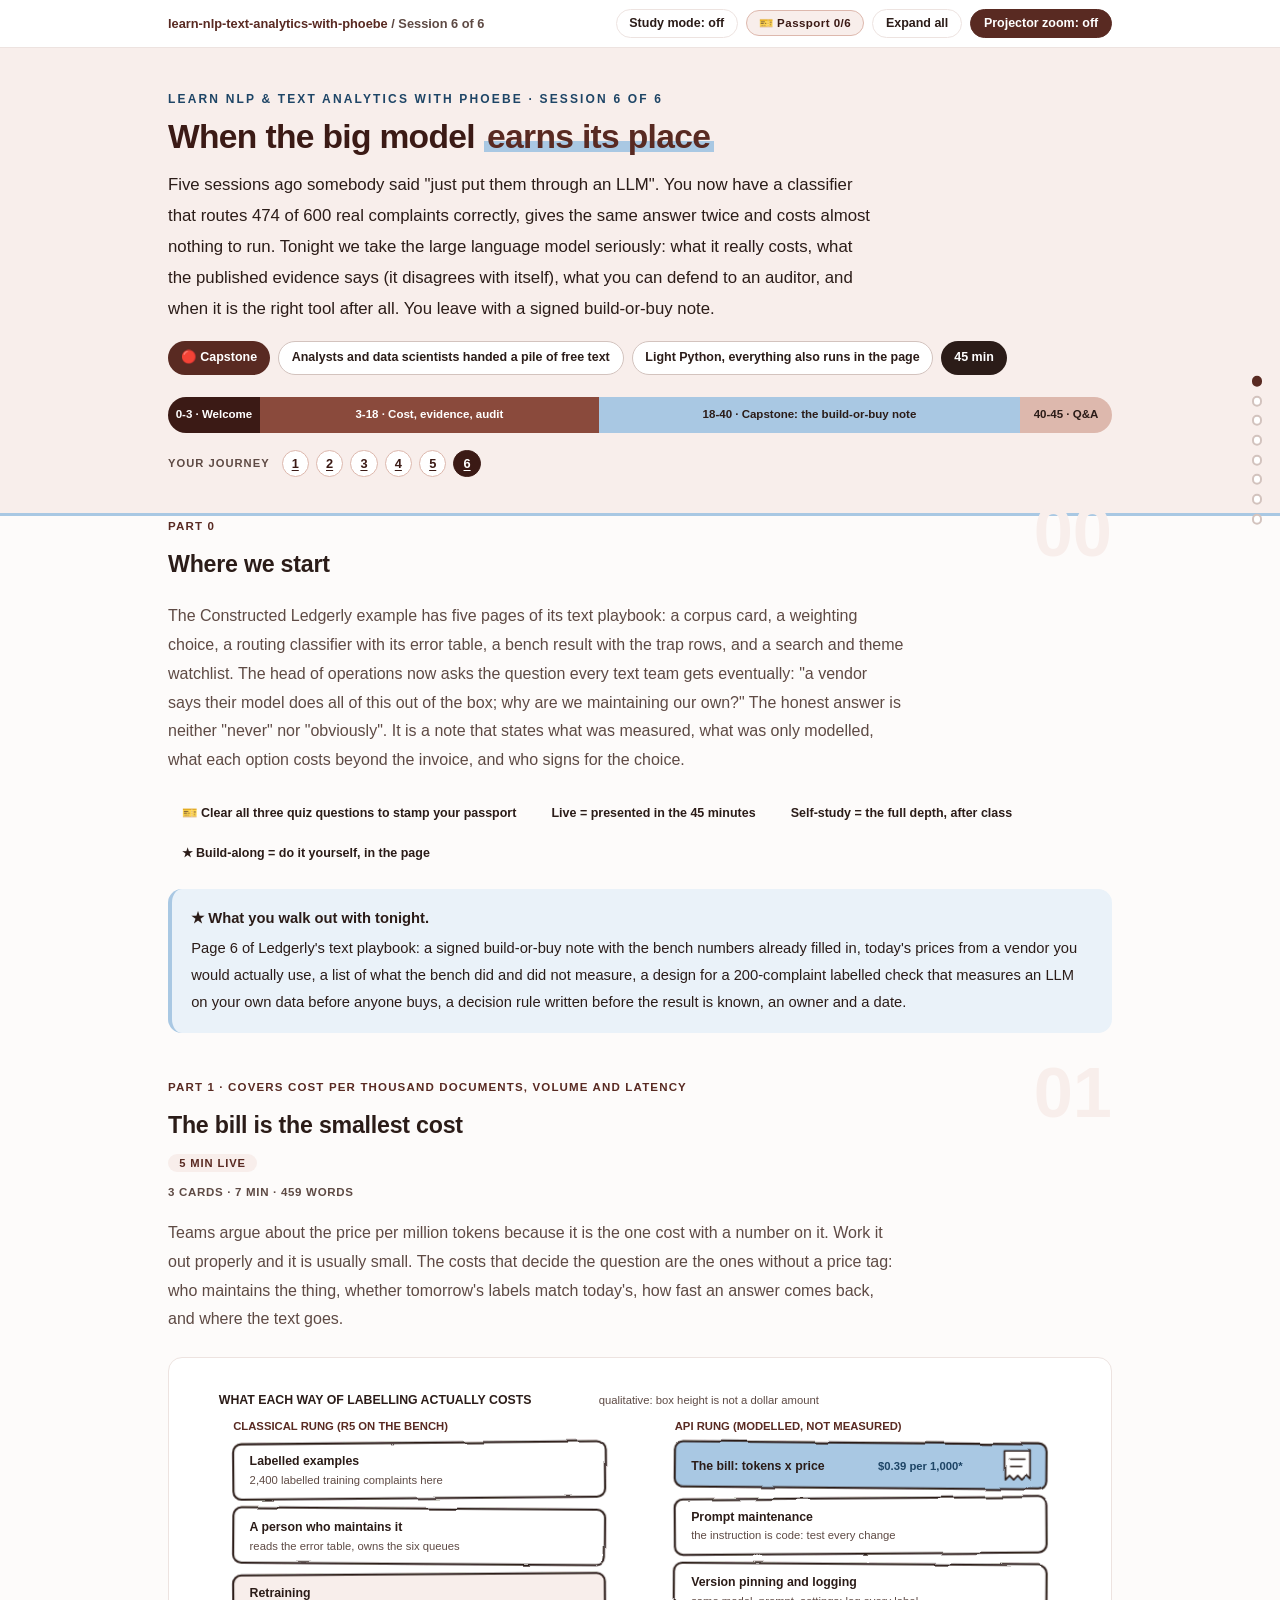
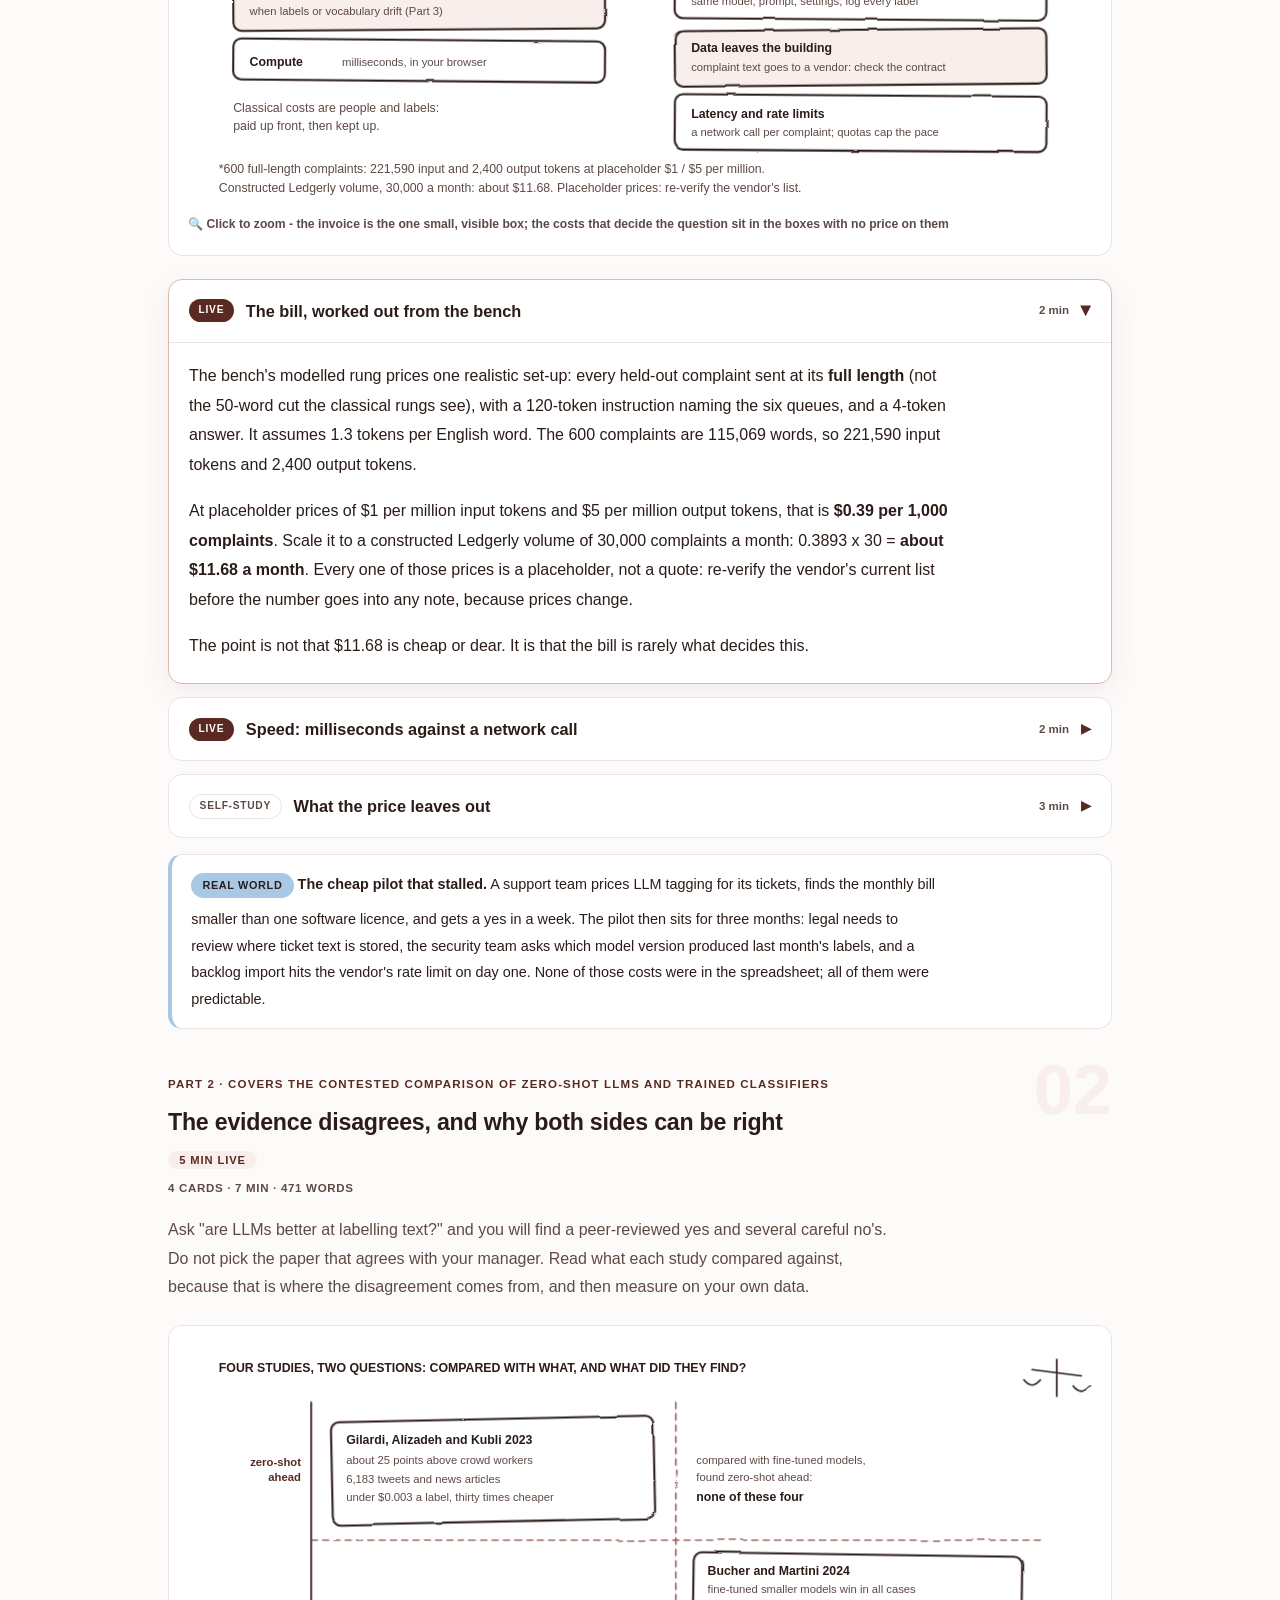
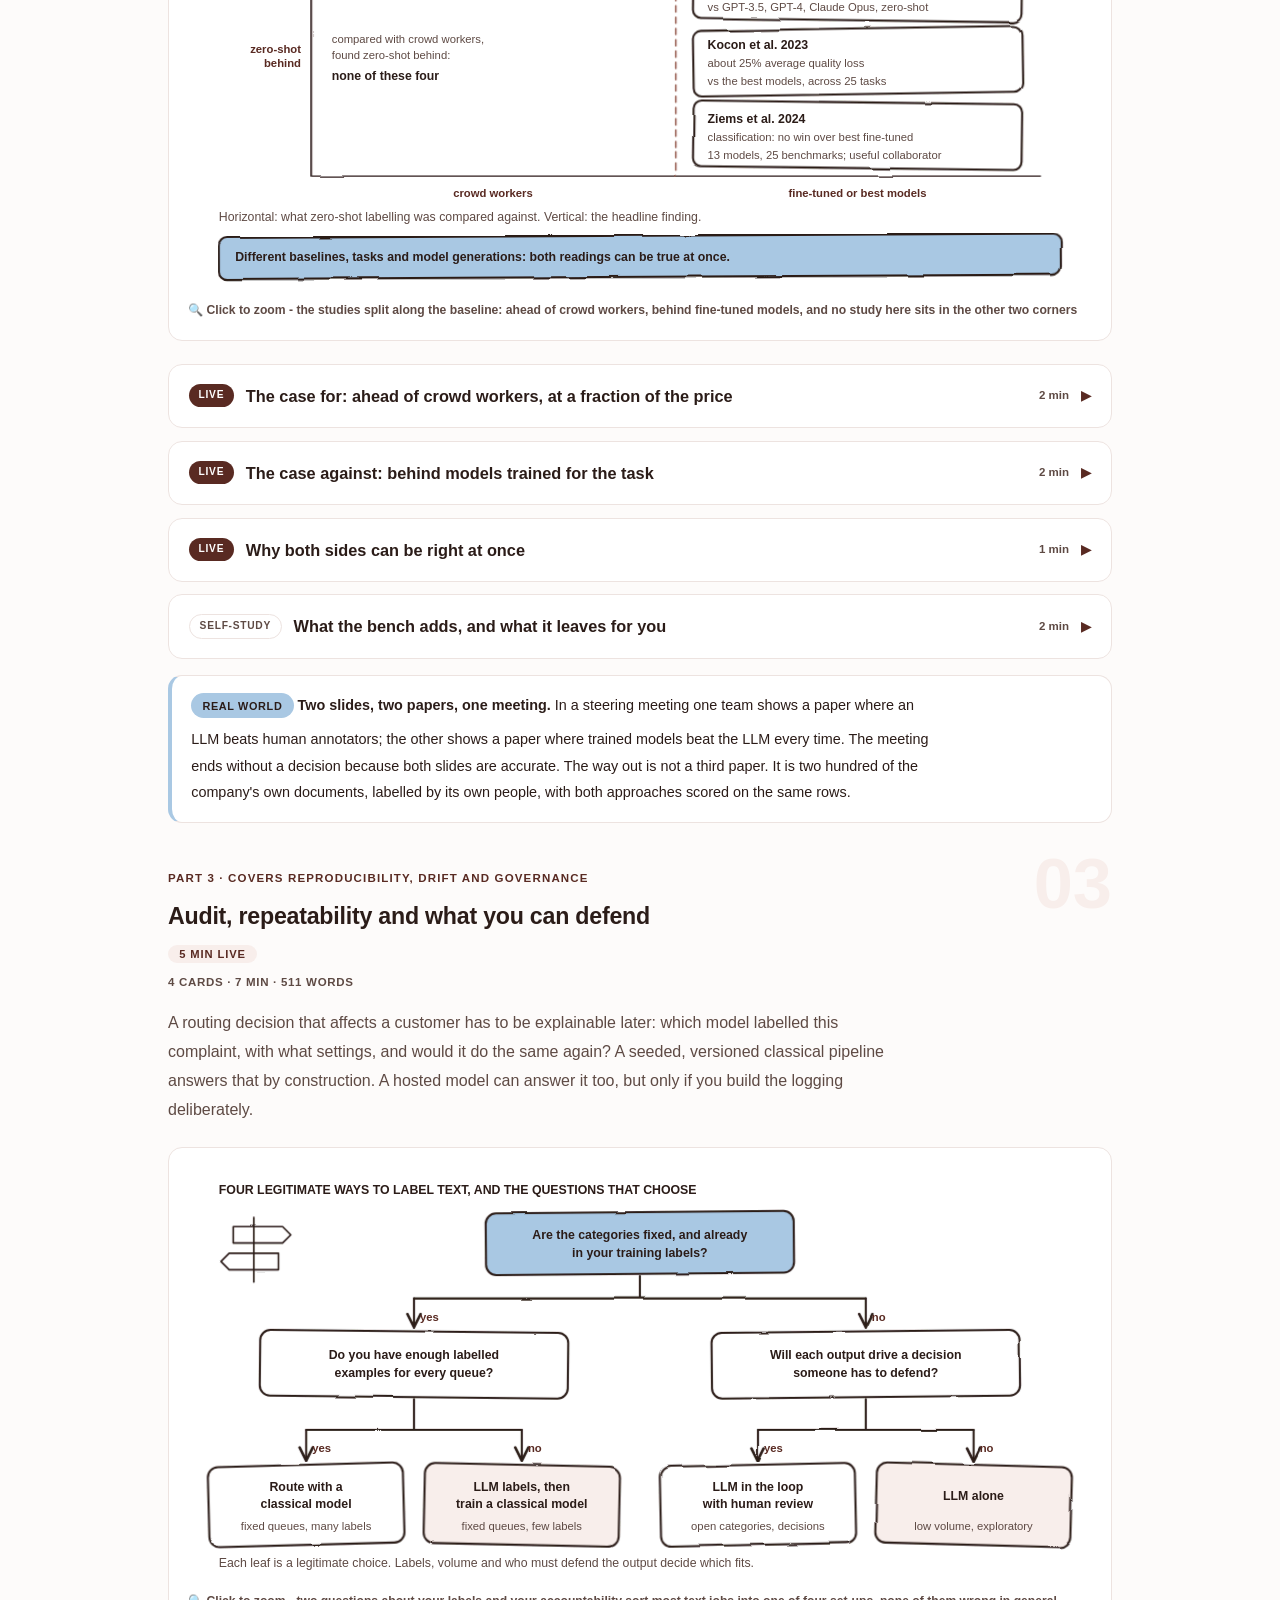
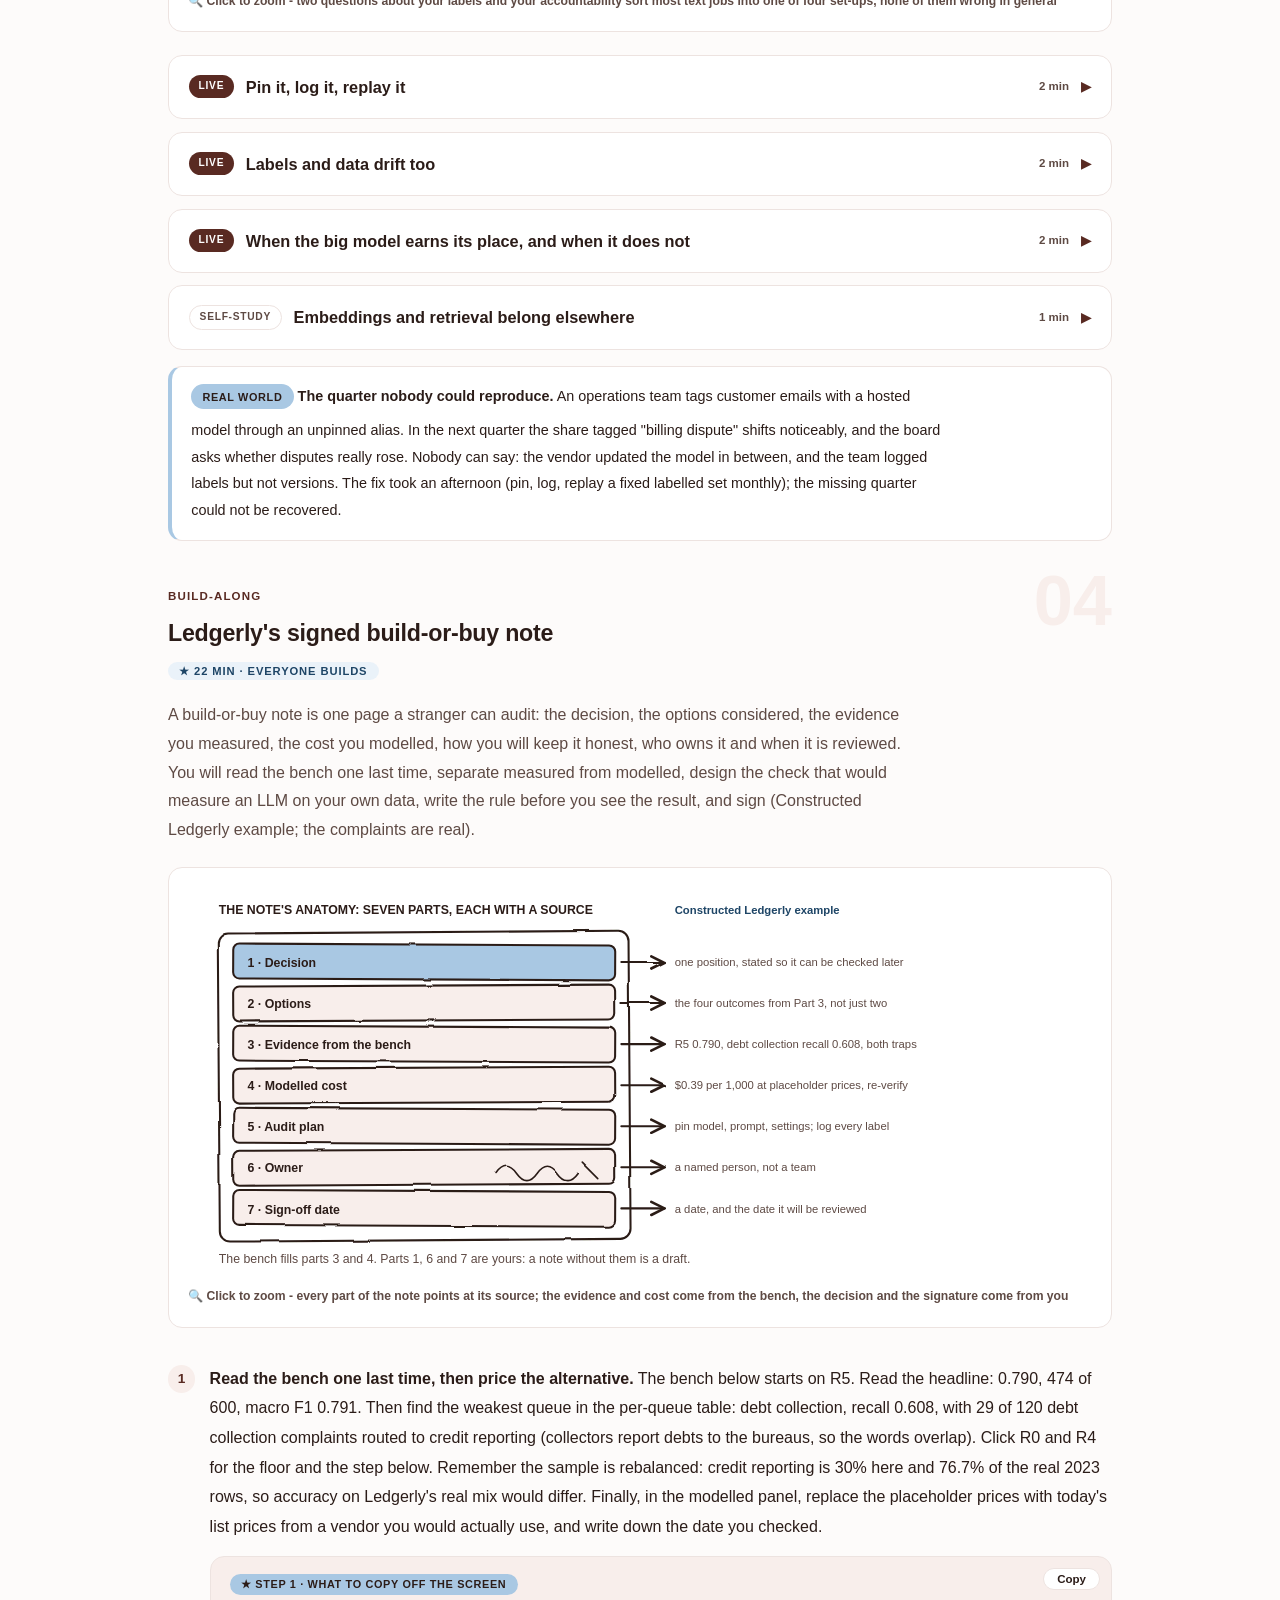
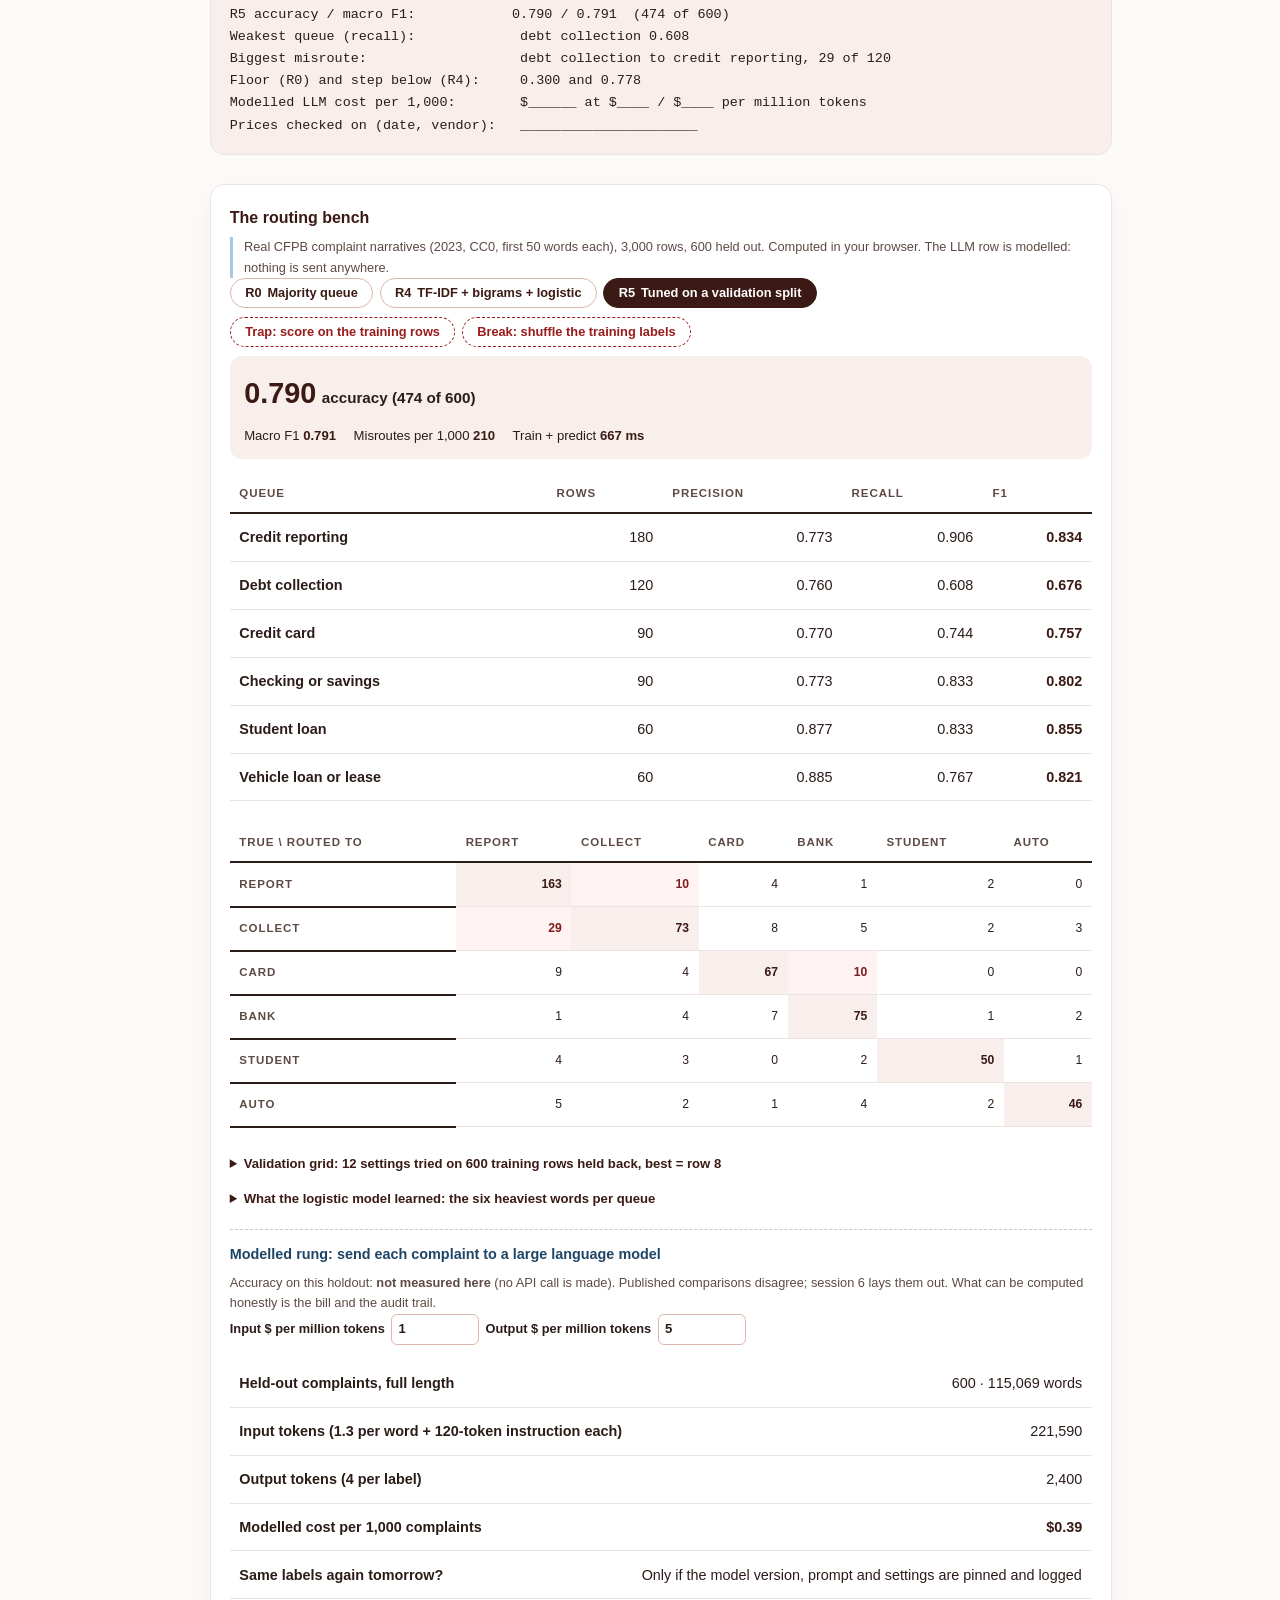
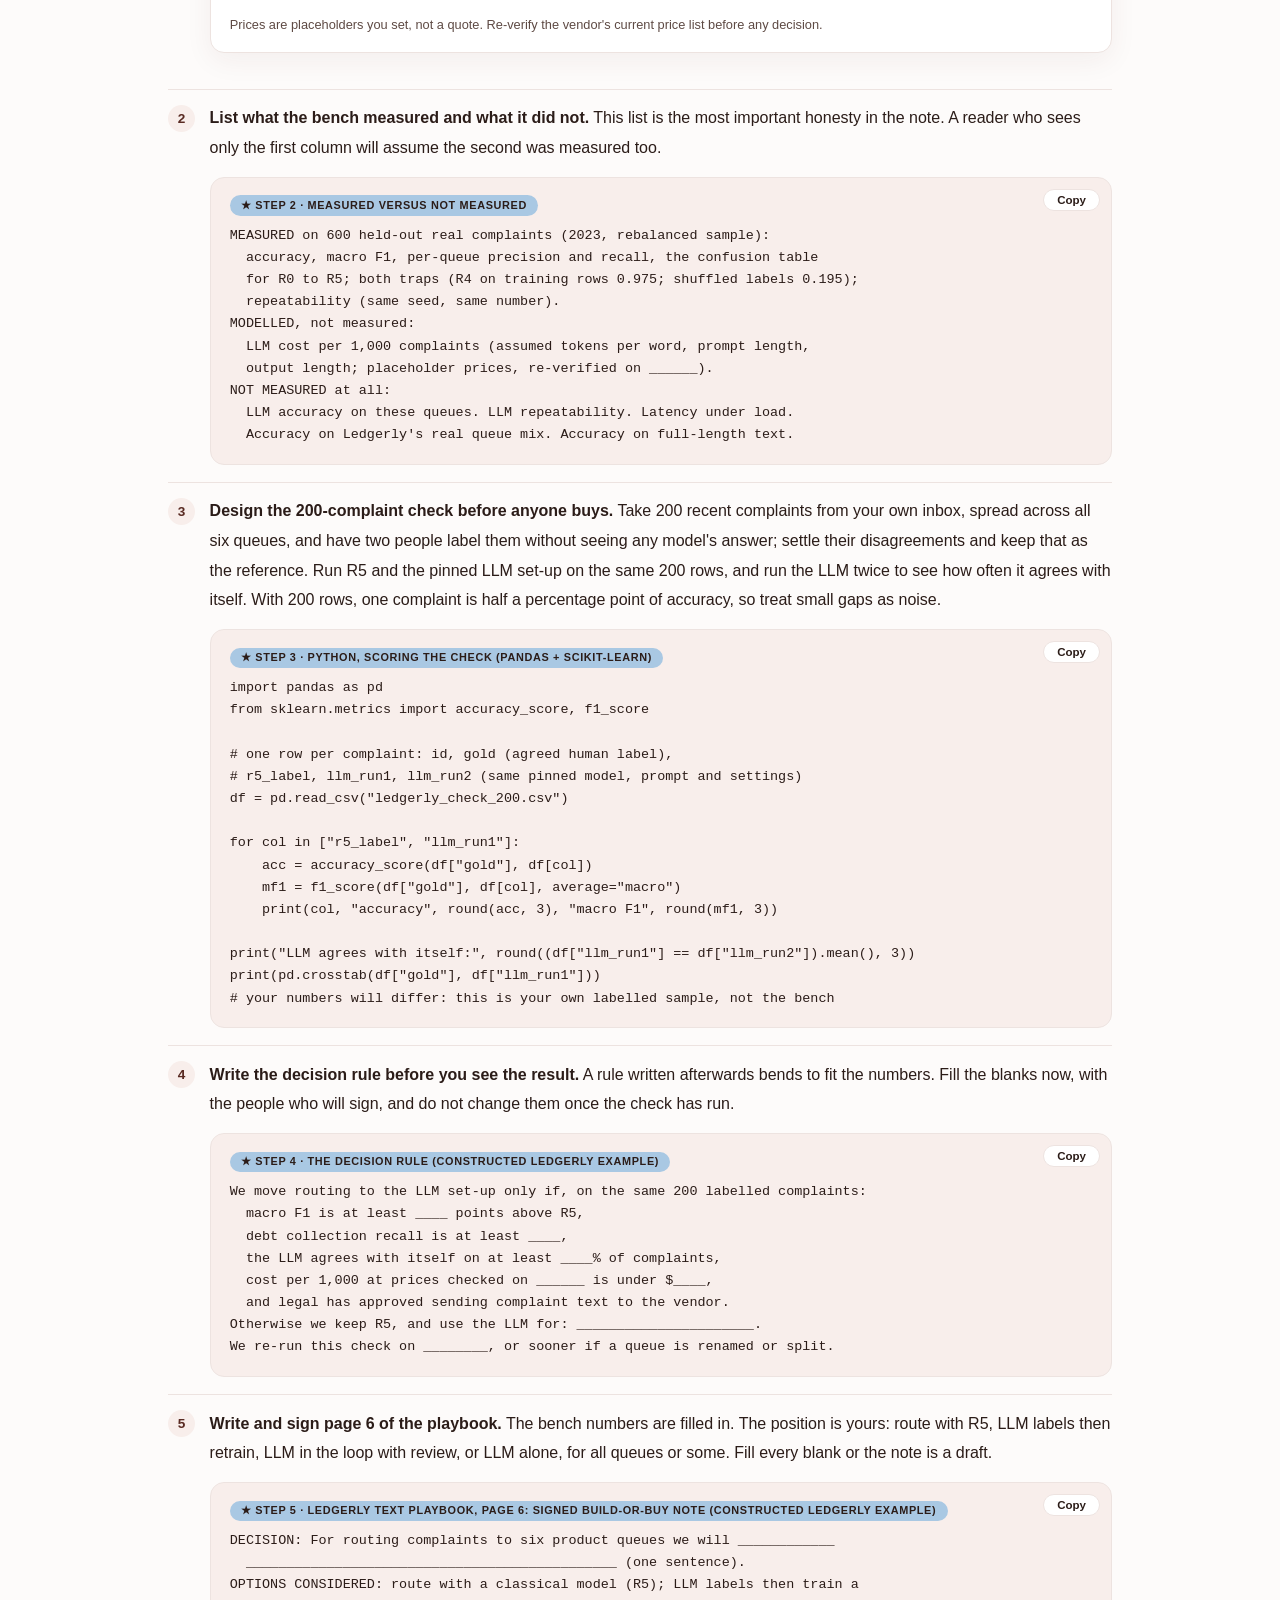
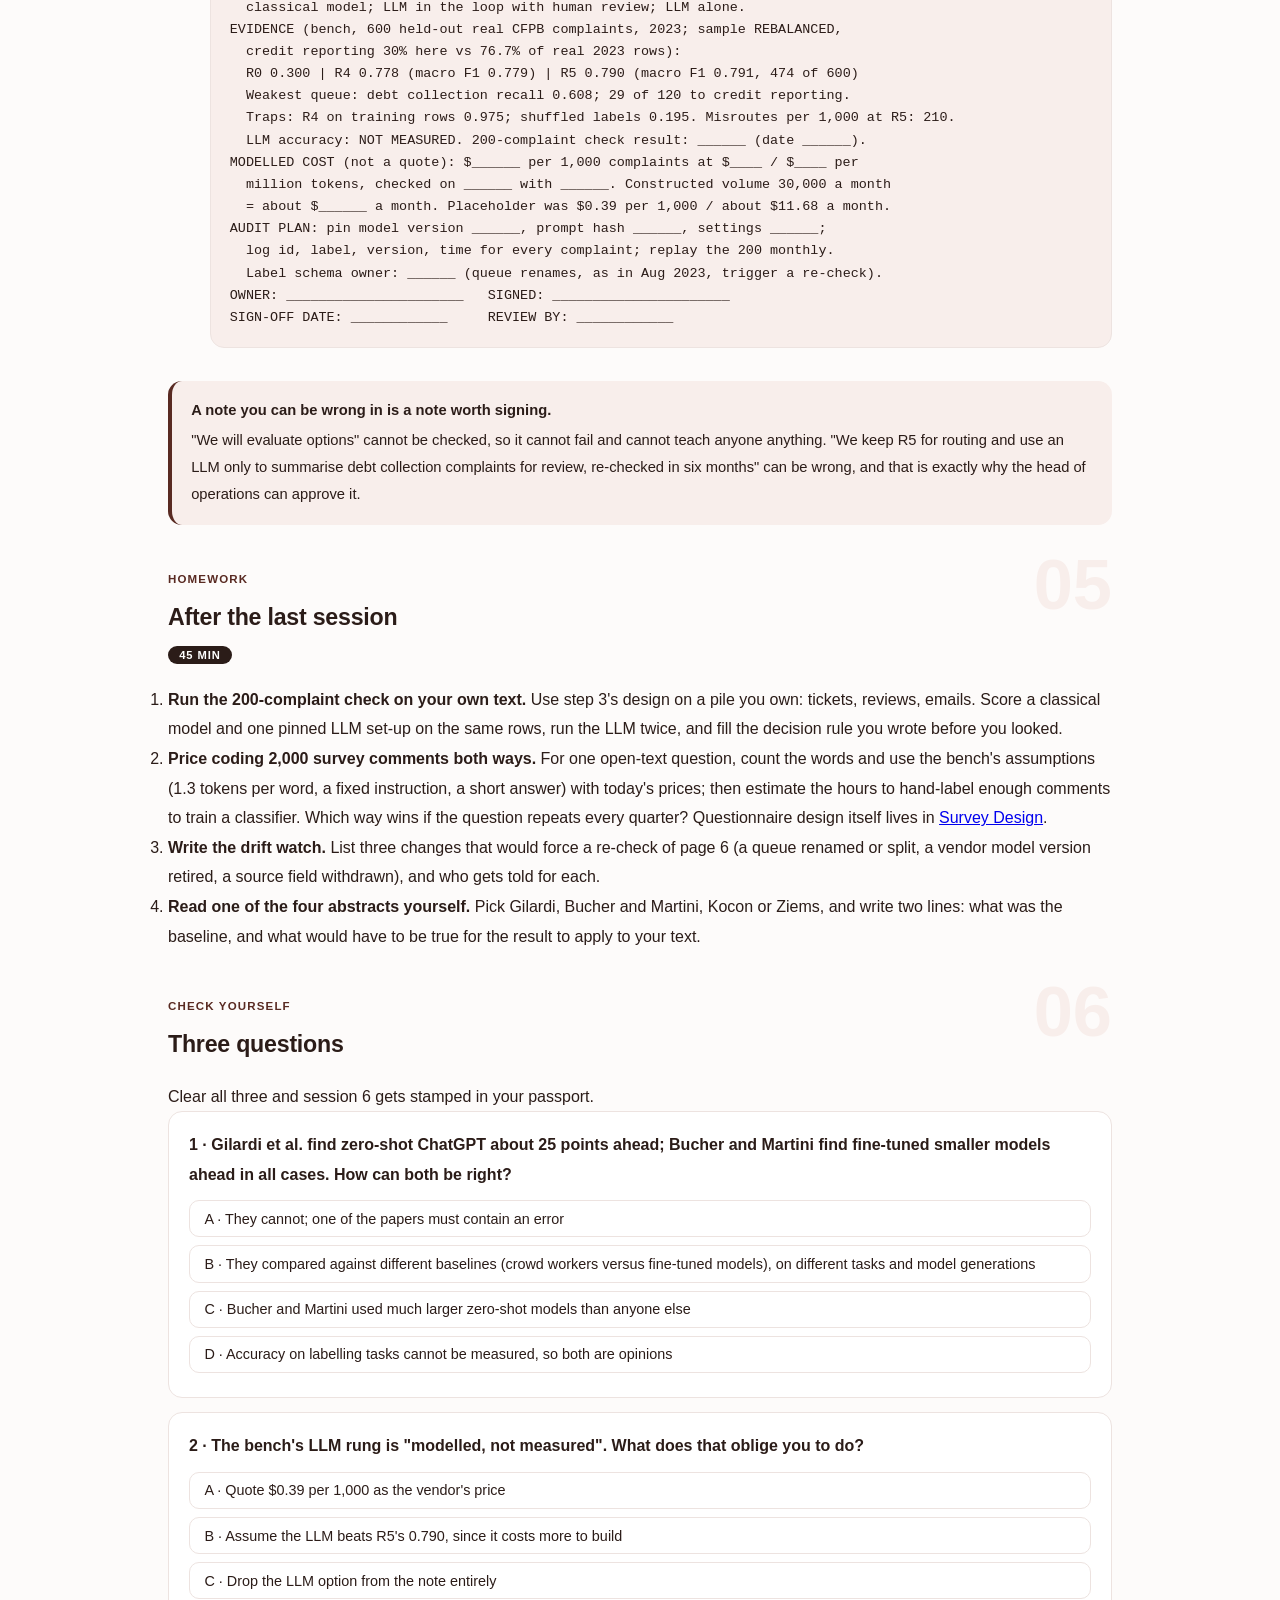
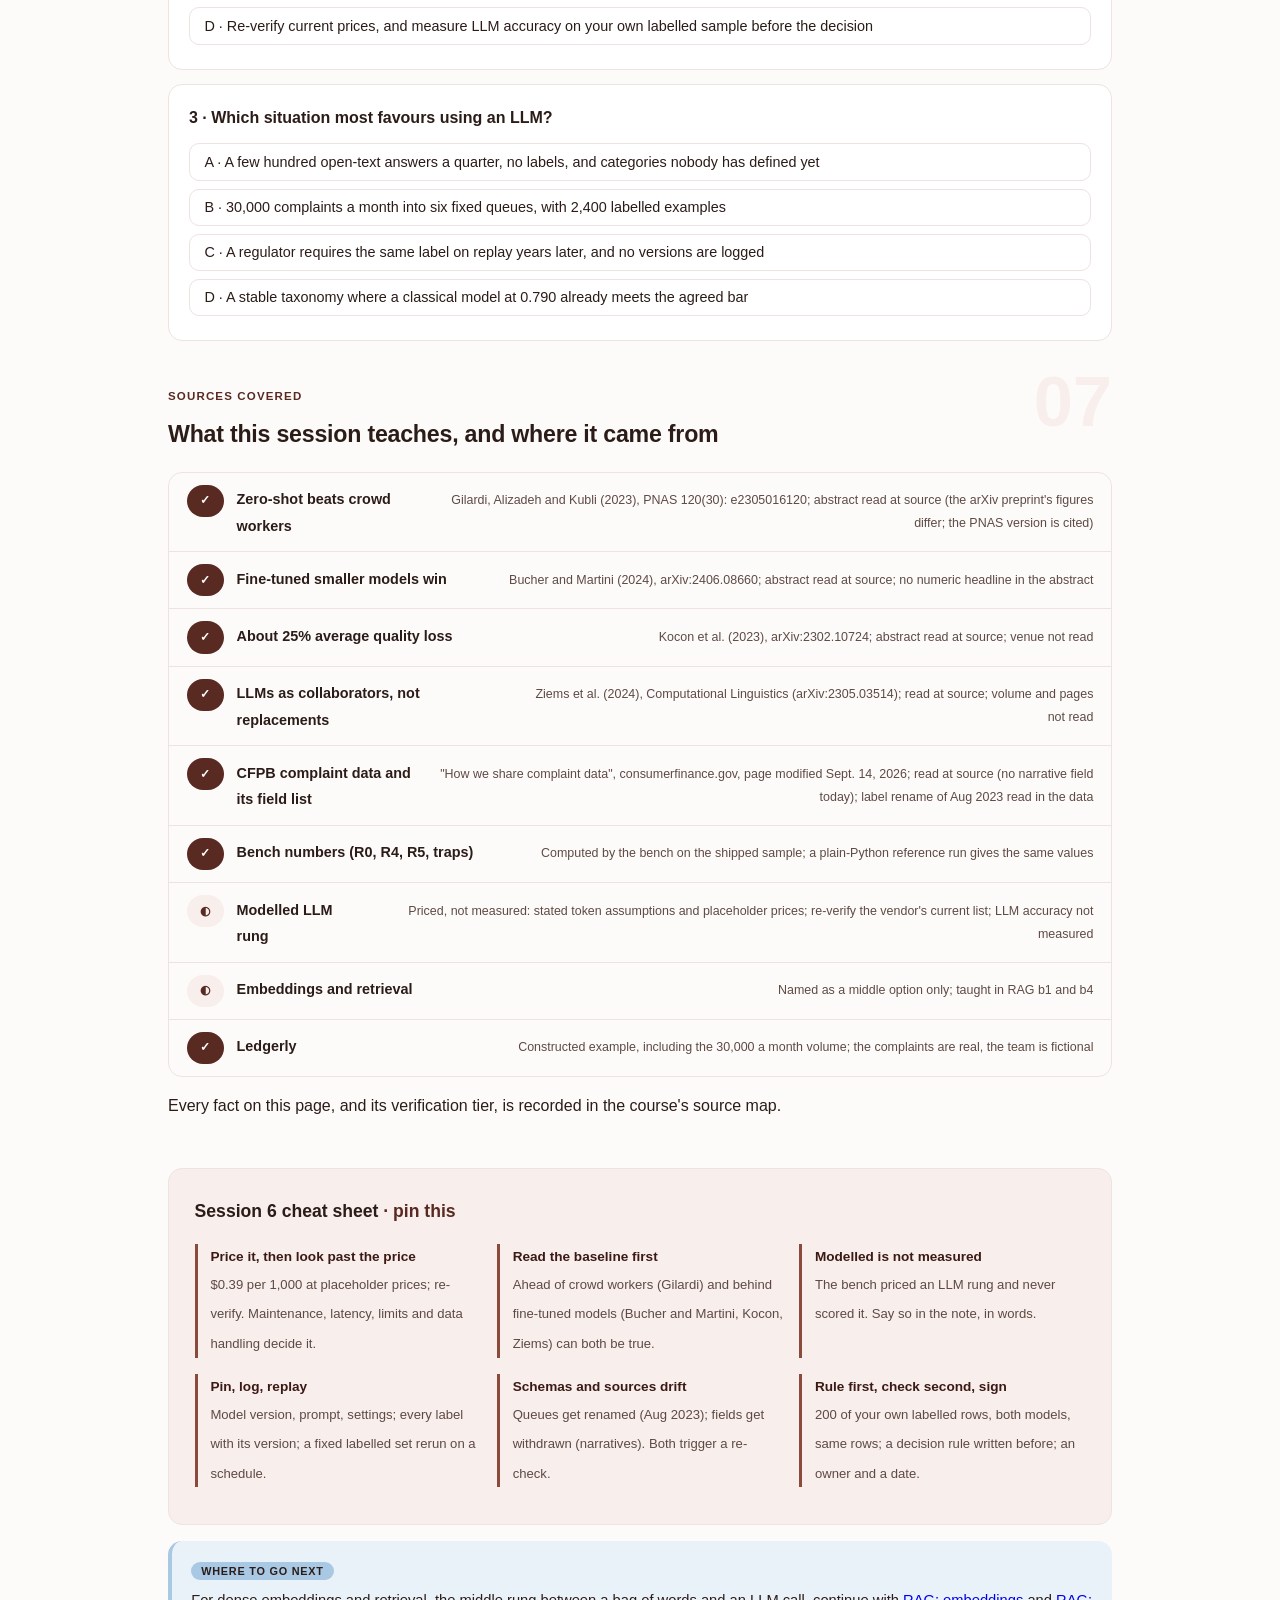
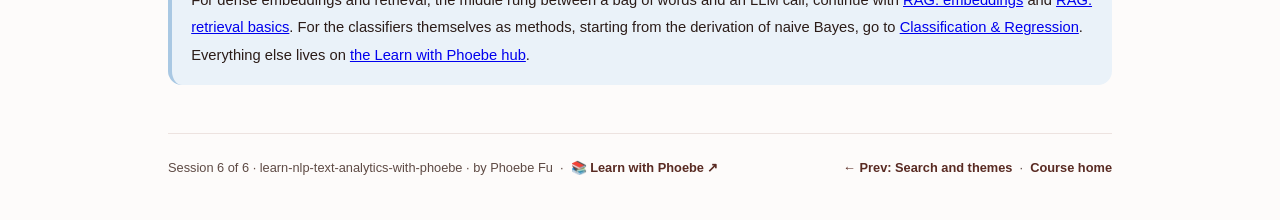
<file: courses/06-when-the-big-model-earns-its-place.html>
<!DOCTYPE html>
<html lang="en">
<head>
<meta charset="UTF-8">
<meta name="viewport" content="width=device-width, initial-scale=1.0">
<!-- social:start -->
<meta name="description" content="Session 6 of 6. Cost per thousand, latency, audit and the published evidence that disagrees: decide when a large language model earns its place over a classical text classifier, and sign Ledgerly's build-or-buy note.">
<meta property="og:type" content="article">
<meta property="og:site_name" content="Learn with Phoebe">
<meta property="og:title" content="When the big model earns its place - learn NLP and text analytics with phoebe">
<meta property="og:description" content="Session 6 of 6. Cost, contested evidence, audit and a signed build-or-buy note for LLM versus classical text classification.">
<meta property="og:url" content="https://phoebefu6.github.io/learn-nlp-text-analytics-with-phoebe/courses/06-when-the-big-model-earns-its-place.html">
<meta property="og:image" content="https://phoebefu6.github.io/learn-nlp-text-analytics-with-phoebe/assets/og-cover.png">
<meta property="og:image:width" content="1200">
<meta property="og:image:height" content="630">
<meta name="twitter:card" content="summary_large_image">
<meta name="twitter:title" content="When the big model earns its place - learn NLP and text analytics with phoebe">
<meta name="twitter:description" content="Session 6 of 6. Cost, contested evidence, audit and a signed build-or-buy note.">
<meta name="twitter:image" content="https://phoebefu6.github.io/learn-nlp-text-analytics-with-phoebe/assets/og-cover.png">
<!-- social:end -->
<title>Session 6 · When the big model earns its place - learn NLP and text analytics with phoebe</title>
<link rel="stylesheet" href="../assets/style.css?v=3">
</head>
<body>

<div class="toolbar">
  <div class="wrap">
    <span class="crumb"><a href="../index.html">learn-nlp-text-analytics-with-phoebe</a> / Session 6 of 6</span>
    <button class="btn" id="toggle-all" type="button">Expand all</button>
    <button class="btn primary" id="zoom-toggle" type="button">Projector zoom: off</button>
  </div>
</div>

<header class="masthead">
  <div class="wrap">
    <div class="eyebrow">Learn NLP &amp; Text Analytics with Phoebe · Session 6 of 6</div>
    <h1>When the big model <span class="accent">earns its place</span></h1>
    <p class="sub">Five sessions ago somebody said "just put them through an LLM". You now have a classifier that routes 474 of 600 real complaints correctly, gives the same answer twice and costs almost nothing to run. Tonight we take the large language model seriously: what it really costs, what the published evidence says (it disagrees with itself), what you can defend to an auditor, and when it is the right tool after all. You leave with a signed build-or-buy note.</p>
    <div class="chip-row">
      <span class="chip level">🔴 Capstone</span>
      <span class="chip audience">Analysts and data scientists handed a pile of free text</span>
      <span class="chip audience">Light Python, everything also runs in the page</span>
      <span class="chip time">45 min</span>
    </div>
    <div class="agenda">
      <span class="a1" style="flex:1">0-3 · Welcome</span>
      <span class="a2" style="flex:4">3-18 · Cost, evidence, audit</span>
      <span class="a3" style="flex:5">18-40 · Capstone: the build-or-buy note</span>
      <span class="a4" style="flex:1">40-45 · Q&amp;A</span>
    </div>
  </div>
</header>

<main class="wrap">

  <section class="section" id="intro">
    <div class="section-kicker">
      <span class="klabel">Part 0</span>
      <h2>Where we start</h2>
    </div>
    <p class="lede">The Constructed Ledgerly example has five pages of its text playbook: a corpus card, a weighting choice, a routing classifier with its error table, a bench result with the trap rows, and a search and theme watchlist. The head of operations now asks the question every text team gets eventually: "a vendor says their model does all of this out of the box; why are we maintaining our own?" The honest answer is neither "never" nor "obviously". It is a note that states what was measured, what was only modelled, what each option costs beyond the invoice, and who signs for the choice.</p>

    <div class="legend">
      <span class="pill">🎫 Clear all three quiz questions to stamp your passport</span>
      <span class="pill">Live = presented in the 45 minutes</span>
      <span class="pill">Self-study = the full depth, after class</span>
      <span class="pill">★ Build-along = do it yourself, in the page</span>
    </div>

    <div class="callout win">
      <p><strong>★ What you walk out with tonight.</strong> Page 6 of Ledgerly's text playbook: a signed build-or-buy note with the bench numbers already filled in, today's prices from a vendor you would actually use, a list of what the bench did and did not measure, a design for a 200-complaint labelled check that measures an LLM on your own data before anyone buys, a decision rule written before the result is known, an owner and a date.</p>
    </div>
  </section>

  <section class="section" id="part-1">
    <div class="section-kicker">
      <span class="klabel">Part 1 · covers cost per thousand documents, volume and latency</span>
      <h2>The bill is the smallest cost</h2>
      <span class="tag concept">5 min live</span>
    </div>
    <p class="lede">Teams argue about the price per million tokens because it is the one cost with a number on it. Work it out properly and it is usually small. The costs that decide the question are the ones without a price tag: who maintains the thing, whether tomorrow's labels match today's, how fast an answer comes back, and where the text goes.</p>

    <figure class="zoomable">
      <svg viewBox="0 0 880 416" xmlns="http://www.w3.org/2000/svg" role="img" aria-label="Two stacks of cost boxes. Classical rung, R5 on the bench: labelled examples, 2,400 training complaints here; a person who maintains it; retraining when labels or vocabulary drift; compute, milliseconds in the browser. API rung, modelled and not measured: the bill, tokens times price, 0.39 dollars per 1,000 complaints, highlighted; prompt maintenance; version pinning and logging; data leaves the building; latency and rate limits. Notes: 600 full-length complaints are 221,590 input and 2,400 output tokens at placeholder prices of 1 and 5 dollars per million; at a constructed Ledgerly volume of 30,000 a month that is about 11.68 dollars; re-verify the vendor's prices.">
        <defs>
          <filter id="s6aSk" x="-3%" y="-3%" width="106%" height="106%"><feTurbulence type="fractalNoise" baseFrequency="0.02" numOctaves="2" seed="61" result="n"/><feDisplacementMap in="SourceGraphic" in2="n" scale="2.4" xChannelSelector="R" yChannelSelector="G"/></filter>
          <pattern id="s6aHc" patternUnits="userSpaceOnUse" width="7" height="7" patternTransform="rotate(-38)"><line x1="0" y1="0" x2="0" y2="7" stroke="#592A22" stroke-width="1" opacity=".5"/></pattern>
          <marker id="s6aAr" viewBox="0 0 10 10" refX="9" refY="5" markerWidth="8" markerHeight="8" orient="auto"><path d="M1 1 L9 5 L1 9" fill="none" stroke="#2B1C18" stroke-width="1.6" stroke-linecap="round"/></marker>
        </defs>
        <style>
          .s6aH { font: 800 12px Inter, sans-serif; fill: #2B1C18; }
          .s6aL { font: 600 12px Inter, sans-serif; fill: #2B1C18; }
          .s6aS { font: 400 11px Inter, sans-serif; fill: #5E4A44; }
          .s6aB { font: 800 11px Inter, sans-serif; fill: #1E4566; }
          .s6aA { font: 700 11px Inter, sans-serif; fill: #592A22; }
          .s6aN { font: 400 12px Inter, sans-serif; fill: #5E4A44; }
        </style>

        <text class="s6aH" x="30" y="26">WHAT EACH WAY OF LABELLING ACTUALLY COSTS</text>
        <text class="s6aS" x="400" y="26">qualitative: box height is not a dollar amount</text>
        <text class="s6aA" x="44" y="52">CLASSICAL RUNG (R5 ON THE BENCH)</text>
        <text class="s6aA" x="474" y="52">API RUNG (MODELLED, NOT MEASURED)</text>

        <g filter="url(#s6aSk)" fill="none" stroke="#2B1C18" stroke-width="2" stroke-linecap="round" stroke-linejoin="round">
          <rect x="44" y="64" width="362" height="54" rx="8" transform="rotate(-0.5 225 91)" fill="#FFFFFF"/>
          <rect x="44" y="128" width="362" height="54" rx="8" transform="rotate(0.4 225 155)" fill="#FFFFFF"/>
          <rect x="44" y="192" width="362" height="54" rx="8" transform="rotate(-0.4 225 219)" fill="#F8EEEB"/>
          <rect x="44" y="256" width="362" height="40" rx="8" transform="rotate(0.5 225 276)" fill="#FFFFFF"/>
          <rect x="474" y="64" width="362" height="44" rx="8" transform="rotate(0.5 655 86)" fill="#A9C8E3"/>
          <rect x="474" y="118" width="362" height="54" rx="8" transform="rotate(-0.4 655 145)" fill="#FFFFFF"/>
          <rect x="474" y="182" width="362" height="54" rx="8" transform="rotate(0.4 655 209)" fill="#FFFFFF"/>
          <rect x="474" y="246" width="362" height="54" rx="8" transform="rotate(-0.5 655 273)" fill="#F8EEEB"/>
          <rect x="474" y="310" width="362" height="54" rx="8" transform="rotate(0.4 655 337)" fill="#FFFFFF"/>
          <path d="M796 72 L820 72 L820 100 L816 96 L812 100 L808 96 L804 100 L800 96 L796 100 Z" fill="#FFFFFF" stroke-width="1.6"/>
          <path d="M801 80 L815 80 M801 87 L812 87" stroke-width="1.4"/>
        </g>

        <text class="s6aH" x="60" y="86">Labelled examples</text>
        <text class="s6aS" x="60" y="104">2,400 labelled training complaints here</text>
        <text class="s6aH" x="60" y="150">A person who maintains it</text>
        <text class="s6aS" x="60" y="168">reads the error table, owns the six queues</text>
        <text class="s6aH" x="60" y="214">Retraining</text>
        <text class="s6aS" x="60" y="232">when labels or vocabulary drift (Part 3)</text>
        <text class="s6aH" x="60" y="281">Compute</text>
        <text class="s6aS" x="150" y="281">milliseconds, in your browser</text>

        <text class="s6aH" x="490" y="91">The bill: tokens x price</text>
        <text class="s6aB" x="672" y="91">$0.39 per 1,000*</text>
        <text class="s6aH" x="490" y="140">Prompt maintenance</text>
        <text class="s6aS" x="490" y="158">the instruction is code: test every change</text>
        <text class="s6aH" x="490" y="204">Version pinning and logging</text>
        <text class="s6aS" x="490" y="222">same model, prompt, settings; log every label</text>
        <text class="s6aH" x="490" y="268">Data leaves the building</text>
        <text class="s6aS" x="490" y="286">complaint text goes to a vendor: check the contract</text>
        <text class="s6aH" x="490" y="332">Latency and rate limits</text>
        <text class="s6aS" x="490" y="350">a network call per complaint; quotas cap the pace</text>

        <text class="s6aN" x="44" y="326">Classical costs are people and labels:</text>
        <text class="s6aN" x="44" y="344">paid up front, then kept up.</text>

        <text class="s6aN" x="30" y="386">*600 full-length complaints: 221,590 input and 2,400 output tokens at placeholder $1 / $5 per million.</text>
        <text class="s6aN" x="30" y="404">Constructed Ledgerly volume, 30,000 a month: about $11.68. Placeholder prices: re-verify the vendor's list.</text>
      </svg>
      <figcaption>🔍 Click to zoom - the invoice is the one small, visible box; the costs that decide the question sit in the boxes with no price on them</figcaption>
    </figure>

    <details class="card" open>
      <summary><span class="mode live">Live</span>The bill, worked out from the bench<span class="mini">2 min</span><span class="caret">▶</span></summary>
      <div class="body">
        <p>The bench's modelled rung prices one realistic set-up: every held-out complaint sent at its <strong>full length</strong> (not the 50-word cut the classical rungs see), with a 120-token instruction naming the six queues, and a 4-token answer. It assumes 1.3 tokens per English word. The 600 complaints are 115,069 words, so 221,590 input tokens and 2,400 output tokens.</p>
        <p>At placeholder prices of $1 per million input tokens and $5 per million output tokens, that is <strong>$0.39 per 1,000 complaints</strong>. Scale it to a constructed Ledgerly volume of 30,000 complaints a month: 0.3893 x 30 = <strong>about $11.68 a month</strong>. Every one of those prices is a placeholder, not a quote: re-verify the vendor's current list before the number goes into any note, because prices change.</p>
        <p>The point is not that $11.68 is cheap or dear. It is that the bill is rarely what decides this.</p>
      </div>
    </details>

    <details class="card">
      <summary><span class="mode live">Live</span>Speed: milliseconds against a network call<span class="mini">2 min</span><span class="caret">▶</span></summary>
      <div class="body">
        <p>Every classical rung on the bench trains on 2,400 complaints and predicts 600 more inside your browser tab. The bench prints the time on every run, next to "Train + predict"; read your own figure tonight, because it depends on your laptop. It is measured in milliseconds, and nothing leaves the page.</p>
        <p>An API rung is a network round trip per complaint (or per batch), with a queue in front of it. That brings two operational costs that never appear on the invoice. <strong>Latency</strong>: if routing happens while the customer waits, the answer has to come back in time, every time. <strong>Rate limits</strong>: vendors cap requests and tokens per minute, so a month-end spike or a backfill of last year's complaints becomes a scheduling problem. Neither is a reason to refuse an LLM; both belong in the note with a plan.</p>
      </div>
    </details>

    <details class="card">
      <summary><span class="mode self">Self-study</span>What the price leaves out<span class="mini">3 min</span><span class="caret">▶</span></summary>
      <div class="body">
        <p><strong>Prompt maintenance.</strong> The instruction that names the six queues is code. When a queue is renamed or split, someone rewrites it, and every rewrite changes labels on complaints nobody looked at. Test a new prompt the way you would test a new model: on held-out labelled rows, before it goes live.</p>
        <p><strong>Version pinning.</strong> A hosted model behind a moving alias can change under you. Pin an exact model version where the vendor allows it, record it with every label, and plan for the day that version is retired.</p>
        <p><strong>Data leaving the building.</strong> Ledgerly's own complaints carry names and account details before any scrubbing (the CFPB redacts them as XXXX before publishing; your inbox does not). Sending them to a vendor is a contract, privacy and retention question that has to be answered before the first call, not after.</p>
        <p><strong>And the classical side is not free.</strong> R5 needed 2,400 labelled complaints, someone who reads its error table, and retraining when the labels or the vocabulary move. Write both columns honestly or the note is advocacy.</p>
      </div>
    </details>

    <div class="callout example">
      <p><span class="ex-pill">Real world</span> <strong>The cheap pilot that stalled.</strong> A support team prices LLM tagging for its tickets, finds the monthly bill smaller than one software licence, and gets a yes in a week. The pilot then sits for three months: legal needs to review where ticket text is stored, the security team asks which model version produced last month's labels, and a backlog import hits the vendor's rate limit on day one. None of those costs were in the spreadsheet; all of them were predictable.</p>
    </div>
  </section>

  <section class="section" id="part-2">
    <div class="section-kicker">
      <span class="klabel">Part 2 · covers the contested comparison of zero-shot LLMs and trained classifiers</span>
      <h2>The evidence disagrees, and why both sides can be right</h2>
      <span class="tag concept">5 min live</span>
    </div>
    <p class="lede">Ask "are LLMs better at labelling text?" and you will find a peer-reviewed yes and several careful no's. Do not pick the paper that agrees with your manager. Read what each study compared against, because that is where the disagreement comes from, and then measure on your own data.</p>

    <figure class="zoomable">
      <svg viewBox="0 0 880 530" xmlns="http://www.w3.org/2000/svg" role="img" aria-label="A two-axis map of four studies. Horizontal axis: what zero-shot labelling was compared against, crowd workers on the left, fine-tuned or best models on the right. Vertical axis: headline finding, zero-shot ahead at the top, behind at the bottom. Top left: Gilardi, Alizadeh and Kubli 2023, about 25 points above crowd workers, 6,183 tweets and news articles, under 0.003 dollars a label, thirty times cheaper. Bottom right: Bucher and Martini 2024, fine-tuned smaller models win in all cases; Kocon et al. 2023, about 25 percent average quality loss against the best models; Ziems et al. 2024, no win over the best fine-tuned models on classification. Top right and bottom left: none of these four studies. Bottom band: different baselines, tasks and model generations, both readings can be true at once.">
        <defs>
          <filter id="s6bSk" x="-3%" y="-3%" width="106%" height="106%"><feTurbulence type="fractalNoise" baseFrequency="0.02" numOctaves="2" seed="67" result="n"/><feDisplacementMap in="SourceGraphic" in2="n" scale="2.4" xChannelSelector="R" yChannelSelector="G"/></filter>
          <pattern id="s6bHc" patternUnits="userSpaceOnUse" width="7" height="7" patternTransform="rotate(-38)"><line x1="0" y1="0" x2="0" y2="7" stroke="#592A22" stroke-width="1" opacity=".5"/></pattern>
          <marker id="s6bAr" viewBox="0 0 10 10" refX="9" refY="5" markerWidth="8" markerHeight="8" orient="auto"><path d="M1 1 L9 5 L1 9" fill="none" stroke="#2B1C18" stroke-width="1.6" stroke-linecap="round"/></marker>
        </defs>
        <style>
          .s6bH { font: 800 12px Inter, sans-serif; fill: #2B1C18; }
          .s6bL { font: 600 12px Inter, sans-serif; fill: #2B1C18; }
          .s6bS { font: 400 11px Inter, sans-serif; fill: #5E4A44; }
          .s6bB { font: 800 11px Inter, sans-serif; fill: #1E4566; }
          .s6bA { font: 700 11px Inter, sans-serif; fill: #592A22; }
          .s6bN { font: 400 12px Inter, sans-serif; fill: #5E4A44; }
        </style>

        <text class="s6bH" x="30" y="26">FOUR STUDIES, TWO QUESTIONS: COMPARED WITH WHAT, AND WHAT DID THEY FIND?</text>

        <g filter="url(#s6bSk)" fill="none" stroke="#2B1C18" stroke-width="2" stroke-linecap="round" stroke-linejoin="round">
          <path d="M120 56 L120 420 L830 420" stroke-width="1.5"/>
          <path d="M475 56 L475 420" stroke="#8A4A3C" stroke-width="1.4" stroke-dasharray="6 5"/>
          <path d="M120 190 L830 190" stroke="#8A4A3C" stroke-width="1.4" stroke-dasharray="6 5"/>
          <rect x="140" y="72" width="314" height="100" rx="8" transform="rotate(-1.2 297 122)" fill="#FFFFFF"/>
          <rect x="492" y="204" width="320" height="64" rx="8" transform="rotate(0.8 652 236)" fill="#FFFFFF"/>
          <rect x="492" y="276" width="320" height="64" rx="8" transform="rotate(-0.9 652 308)" fill="#FFFFFF"/>
          <rect x="492" y="348" width="320" height="64" rx="8" transform="rotate(0.7 652 380)" fill="#FFFFFF"/>
          <rect x="30" y="478" width="820" height="40" rx="8" transform="rotate(-0.3 440 498)" fill="#A9C8E3"/>
          <path d="M846 14 L846 50 M822 24 L870 30" stroke-width="1.6"/>
          <path d="M814 34 Q822 44 830 34 M862 40 Q870 50 878 40" stroke-width="1.6"/>
        </g>

        <text class="s6bA" x="110" y="118" text-anchor="end">zero-shot</text>
        <text class="s6bA" x="110" y="132" text-anchor="end">ahead</text>
        <text class="s6bA" x="110" y="300" text-anchor="end">zero-shot</text>
        <text class="s6bA" x="110" y="314" text-anchor="end">behind</text>

        <text class="s6bL" x="154" y="96">Gilardi, Alizadeh and Kubli 2023</text>
        <text class="s6bS" x="154" y="116">about 25 points above crowd workers</text>
        <text class="s6bS" x="154" y="134">6,183 tweets and news articles</text>
        <text class="s6bS" x="154" y="152">under $0.003 a label, thirty times cheaper</text>

        <text class="s6bS" x="495" y="116">compared with fine-tuned models,</text>
        <text class="s6bS" x="495" y="132">found zero-shot ahead:</text>
        <text class="s6bL" x="495" y="152">none of these four</text>

        <text class="s6bS" x="140" y="290">compared with crowd workers,</text>
        <text class="s6bS" x="140" y="306">found zero-shot behind:</text>
        <text class="s6bL" x="140" y="326">none of these four</text>

        <text class="s6bL" x="506" y="224">Bucher and Martini 2024</text>
        <text class="s6bS" x="506" y="242">fine-tuned smaller models win in all cases</text>
        <text class="s6bS" x="506" y="259">vs GPT-3.5, GPT-4, Claude Opus, zero-shot</text>
        <text class="s6bL" x="506" y="296">Kocon et al. 2023</text>
        <text class="s6bS" x="506" y="314">about 25% average quality loss</text>
        <text class="s6bS" x="506" y="331">vs the best models, across 25 tasks</text>
        <text class="s6bL" x="506" y="368">Ziems et al. 2024</text>
        <text class="s6bS" x="506" y="386">classification: no win over best fine-tuned</text>
        <text class="s6bS" x="506" y="403">13 models, 25 benchmarks; useful collaborator</text>

        <text class="s6bA" x="297" y="440" text-anchor="middle">crowd workers</text>
        <text class="s6bA" x="652" y="440" text-anchor="middle">fine-tuned or best models</text>
        <text class="s6bN" x="30" y="464">Horizontal: what zero-shot labelling was compared against. Vertical: the headline finding.</text>
        <text class="s6bL" x="46" y="503">Different baselines, tasks and model generations: both readings can be true at once.</text>
      </svg>
      <figcaption>🔍 Click to zoom - the studies split along the baseline: ahead of crowd workers, behind fine-tuned models, and no study here sits in the other two corners</figcaption>
    </figure>

    <details class="card">
      <summary><span class="mode live">Live</span>The case for: ahead of crowd workers, at a fraction of the price<span class="mini">2 min</span><span class="caret">▶</span></summary>
      <div class="body">
        <p>Gilardi, Alizadeh and Kubli gave ChatGPT the same annotation tasks as crowd workers on 6,183 tweets and news articles. Zero-shot, its accuracy "exceeds that of crowd workers by about 25 percentage points on average", at a per-annotation cost under $0.003, about thirty times cheaper than MTurk (Gilardi, Alizadeh and Kubli (2023), PNAS 120(30): e2305016120).</p>
        <p>One detail worth knowing before you quote it: the arXiv preprint said twenty times cheaper and 2,382 tweets. The published PNAS version is the one to cite. The baseline is the important part: the comparison is against paid crowd workers, the usual way research teams got labels at scale.</p>
      </div>
    </details>

    <details class="card">
      <summary><span class="mode live">Live</span>The case against: behind models trained for the task<span class="mini">2 min</span><span class="caret">▶</span></summary>
      <div class="body">
        <p><strong>Bucher and Martini</strong> compared fine-tuned smaller models with GPT-3.5, GPT-4 and Claude Opus prompted zero-shot on text classification. The fine-tuned models "consistently and significantly outperform larger, zero-shot prompted models", and fine-tuning wins in all cases they tested (Bucher and Martini (2024), arXiv:2406.08660). The abstract gives no single headline number.</p>
        <p><strong>Kocon and colleagues</strong> ran ChatGPT on 25 tasks against the best available models: "the average loss in quality of the ChatGPT model was about 25%" for zero-shot and few-shot evaluation (Kocon et al. (2023), arXiv:2302.10724).</p>
        <p><strong>Ziems and colleagues</strong> tested 13 models on 25 computational social science benchmarks. On classification, LLMs "fail to outperform the best fine-tuned models"; they argue LLMs are most useful as collaborators alongside people, and found their written explanations often better than the crowd workers' reference explanations (Ziems et al. (2024), Computational Linguistics (arXiv:2305.03514)).</p>
      </div>
    </details>

    <details class="card">
      <summary><span class="mode live">Live</span>Why both sides can be right at once<span class="mini">1 min</span><span class="caret">▶</span></summary>
      <div class="body">
        <p><strong>Different baselines.</strong> Beating crowd workers and losing to a fine-tuned model are not contradictory; crowd labels and a task-trained model are different bars. Your R5 at 0.790 is a task-trained model, not a crowd worker.</p>
        <p><strong>Different tasks.</strong> Stance in political tweets is not complaint routing. A task where the categories need world knowledge favours a model that has read the world; a task with stable product vocabulary favours a model that has read your labels.</p>
        <p><strong>Different model generations.</strong> These studies span 2023 to 2024 and several model versions. Results for one generation are evidence about that generation. None of them measured Ledgerly's six queues, and neither did the bench: that is the gap the capstone closes.</p>
      </div>
    </details>

    <details class="card">
      <summary><span class="mode self">Self-study</span>What the bench adds, and what it leaves for you<span class="mini">2 min</span><span class="caret">▶</span></summary>
      <div class="body">
        <p>The bench measured six classical rungs on 600 held-out real complaints and printed the cost and audit columns for an LLM rung. It did not measure LLM accuracy: no complaint was sent anywhere. That is a deliberate boundary, not an omission to paper over. Anyone who quotes "the LLM scored X on our bench" from this work is quoting something that does not exist.</p>
        <p>Remember the rebalanced sample whenever you compare accuracies: credit reporting is 30% of the bench's sample and 76.7% of the real 2023 rows. An LLM check on Ledgerly's own inbox will have Ledgerly's own mix, so compare both models on the same rows, never one model's bench number against another's vendor number.</p>
      </div>
    </details>

    <div class="callout example">
      <p><span class="ex-pill">Real world</span> <strong>Two slides, two papers, one meeting.</strong> In a steering meeting one team shows a paper where an LLM beats human annotators; the other shows a paper where trained models beat the LLM every time. The meeting ends without a decision because both slides are accurate. The way out is not a third paper. It is two hundred of the company's own documents, labelled by its own people, with both approaches scored on the same rows.</p>
    </div>
  </section>

  <section class="section" id="part-3">
    <div class="section-kicker">
      <span class="klabel">Part 3 · covers reproducibility, drift and governance</span>
      <h2>Audit, repeatability and what you can defend</h2>
      <span class="tag concept">5 min live</span>
    </div>
    <p class="lede">A routing decision that affects a customer has to be explainable later: which model labelled this complaint, with what settings, and would it do the same again? A seeded, versioned classical pipeline answers that by construction. A hosted model can answer it too, but only if you build the logging deliberately.</p>

    <figure class="zoomable">
      <svg viewBox="0 0 880 402" xmlns="http://www.w3.org/2000/svg" role="img" aria-label="A decision tree with three levels and four outcomes. Root, highlighted: are the categories fixed and already in your training labels? Yes leads to: do you have enough labelled examples for every queue? Yes: route with a classical model, fixed queues, many labels. No: LLM labels, then train a classical model, fixed queues, few labels. Root no leads to: will each output drive a decision someone has to defend? Yes: LLM in the loop with human review, open categories, decisions. No: LLM alone, low volume, exploratory. Note: each leaf is a legitimate choice.">
        <defs>
          <filter id="s6cSk" x="-3%" y="-3%" width="106%" height="106%"><feTurbulence type="fractalNoise" baseFrequency="0.02" numOctaves="2" seed="71" result="n"/><feDisplacementMap in="SourceGraphic" in2="n" scale="2.4" xChannelSelector="R" yChannelSelector="G"/></filter>
          <pattern id="s6cHc" patternUnits="userSpaceOnUse" width="7" height="7" patternTransform="rotate(-38)"><line x1="0" y1="0" x2="0" y2="7" stroke="#592A22" stroke-width="1" opacity=".5"/></pattern>
          <marker id="s6cAr" viewBox="0 0 10 10" refX="9" refY="5" markerWidth="8" markerHeight="8" orient="auto"><path d="M1 1 L9 5 L1 9" fill="none" stroke="#2B1C18" stroke-width="1.6" stroke-linecap="round"/></marker>
        </defs>
        <style>
          .s6cH { font: 800 12px Inter, sans-serif; fill: #2B1C18; }
          .s6cL { font: 600 12px Inter, sans-serif; fill: #2B1C18; }
          .s6cS { font: 400 11px Inter, sans-serif; fill: #5E4A44; }
          .s6cA { font: 700 11px Inter, sans-serif; fill: #592A22; }
          .s6cN { font: 400 12px Inter, sans-serif; fill: #5E4A44; }
        </style>

        <text class="s6cH" x="30" y="26">FOUR LEGITIMATE WAYS TO LABEL TEXT, AND THE QUESTIONS THAT CHOOSE</text>

        <g filter="url(#s6cSk)" fill="none" stroke="#2B1C18" stroke-width="2" stroke-linecap="round" stroke-linejoin="round">
          <rect x="290" y="44" width="300" height="60" rx="10" transform="rotate(-0.5 440 74)" fill="#A9C8E3"/>
          <rect x="70" y="160" width="300" height="64" rx="10" transform="rotate(0.6 220 192)" fill="#FFFFFF"/>
          <rect x="510" y="160" width="300" height="64" rx="10" transform="rotate(-0.6 660 192)" fill="#FFFFFF"/>
          <path d="M440 106 L440 128 M220 128 L660 128"/>
          <path d="M220 128 L220 156" marker-end="url(#s6cAr)"/>
          <path d="M660 128 L660 156" marker-end="url(#s6cAr)"/>
          <path d="M220 226 L220 256 M115 256 L325 256"/>
          <path d="M115 256 L115 286" marker-end="url(#s6cAr)"/>
          <path d="M325 256 L325 286" marker-end="url(#s6cAr)"/>
          <path d="M660 226 L660 256 M555 256 L765 256"/>
          <path d="M555 256 L555 286" marker-end="url(#s6cAr)"/>
          <path d="M765 256 L765 286" marker-end="url(#s6cAr)"/>
          <rect x="20" y="290" width="190" height="78" rx="10" transform="rotate(-1.5 115 329)" fill="#FFFFFF"/>
          <rect x="230" y="290" width="190" height="78" rx="10" transform="rotate(1.2 325 329)" fill="#F8EEEB"/>
          <rect x="460" y="290" width="190" height="78" rx="10" transform="rotate(-1.2 555 329)" fill="#FFFFFF"/>
          <rect x="670" y="290" width="190" height="78" rx="10" transform="rotate(1.5 765 329)" fill="#F8EEEB"/>
          <path d="M64 50 L64 112 M44 58 L92 58 L100 66 L92 74 L44 74 Z M88 84 L40 84 L32 92 L40 100 L88 100 Z" stroke-width="1.6"/>
        </g>

        <text class="s6cL" x="440" y="70" text-anchor="middle">Are the categories fixed, and already</text>
        <text class="s6cL" x="440" y="88" text-anchor="middle">in your training labels?</text>
        <text class="s6cA" x="226" y="150">yes</text>
        <text class="s6cA" x="666" y="150">no</text>

        <text class="s6cL" x="220" y="187" text-anchor="middle">Do you have enough labelled</text>
        <text class="s6cL" x="220" y="205" text-anchor="middle">examples for every queue?</text>
        <text class="s6cL" x="660" y="187" text-anchor="middle">Will each output drive a decision</text>
        <text class="s6cL" x="660" y="205" text-anchor="middle">someone has to defend?</text>

        <text class="s6cA" x="121" y="278">yes</text>
        <text class="s6cA" x="331" y="278">no</text>
        <text class="s6cA" x="561" y="278">yes</text>
        <text class="s6cA" x="771" y="278">no</text>

        <text class="s6cH" x="115" y="316" text-anchor="middle">Route with a</text>
        <text class="s6cH" x="115" y="332" text-anchor="middle">classical model</text>
        <text class="s6cS" x="115" y="354" text-anchor="middle">fixed queues, many labels</text>
        <text class="s6cH" x="325" y="316" text-anchor="middle">LLM labels, then</text>
        <text class="s6cH" x="325" y="332" text-anchor="middle">train a classical model</text>
        <text class="s6cS" x="325" y="354" text-anchor="middle">fixed queues, few labels</text>
        <text class="s6cH" x="555" y="316" text-anchor="middle">LLM in the loop</text>
        <text class="s6cH" x="555" y="332" text-anchor="middle">with human review</text>
        <text class="s6cS" x="555" y="354" text-anchor="middle">open categories, decisions</text>
        <text class="s6cH" x="765" y="324" text-anchor="middle">LLM alone</text>
        <text class="s6cS" x="765" y="354" text-anchor="middle">low volume, exploratory</text>

        <text class="s6cN" x="30" y="390">Each leaf is a legitimate choice. Labels, volume and who must defend the output decide which fits.</text>
      </svg>
      <figcaption>🔍 Click to zoom - two questions about your labels and your accountability sort most text jobs into one of four set-ups, none of them wrong in general</figcaption>
    </figure>

    <details class="card">
      <summary><span class="mode live">Live</span>Pin it, log it, replay it<span class="mini">2 min</span><span class="caret">▶</span></summary>
      <div class="body">
        <p>Everything on the bench is fixed: the sample was drawn with seed 2023, the shuffle trap uses seed 13, the logistic model's training order is seeded, and the sample itself is a file you can hash. Run R5 tomorrow and you get 0.790 again, 474 of 600. That is what lets the bench number go into a note.</p>
        <p>A hosted model can be made auditable, but it takes deliberate work. <strong>Pin</strong> the exact model version, the full prompt text and every generation setting. <strong>Log</strong> every label with the complaint id, the version, a hash of the prompt and the time. <strong>Replay</strong> a fixed set of labelled complaints on a schedule and on every vendor change, and compare. Even with all three, two runs of the same model may not agree on every complaint; measure how often they do, and put the figure in the note.</p>
      </div>
    </details>

    <details class="card">
      <summary><span class="mode live">Live</span>Labels and data drift too<span class="mini">2 min</span><span class="caret">▶</span></summary>
      <div class="body">
        <p><strong>The label schema moved mid-year.</strong> In August 2023 the CFPB's product "Credit card or prepaid card" stops and "Credit card" and "Prepaid card" begin, and the long credit reporting product name is shortened the same month. Ledgerly's sample maps both versions to one queue, and the corpus card records it. A label schema is part of what you audit: a classifier trained before the change, or a prompt written before it, is answering a slightly different question afterwards.</p>
        <p><strong>The data can disappear.</strong> The CFPB's current field list ("How we share complaint data", modified Sept. 14, 2026) has no consumer complaint narrative field, and neither does today's export. Every narrative on the bench comes from a February 2024 snapshot. Text you depend on but do not own is a data dependency with no service agreement; the same is true of a hosted model you do not control.</p>
      </div>
    </details>

    <details class="card">
      <summary><span class="mode live">Live</span>When the big model earns its place, and when it does not<span class="mini">2 min</span><span class="caret">▶</span></summary>
      <div class="body">
        <p><strong>The big model tends to earn its place when:</strong></p>
        <ul>
          <li>the categories are open-ended or not in your training labels yet (a new complaint type, "anything about a scam");</li>
          <li>there is very little labelled data and no budget to make more;</li>
          <li>the job is explanation or extraction (summarise, pull the amount and date, say why) rather than routing to a fixed queue;</li>
          <li>volume is low enough that a person can review what comes out.</li>
        </ul>
        <p><strong>The classical model tends to win when:</strong></p>
        <ul>
          <li>the labels are stable and already exist;</li>
          <li>volume is high and the answer is needed fast;</li>
          <li>audit demands the same label on replay, years later;</li>
          <li>it already meets the bar: R5 at 0.790 on six fixed queues, with its weakest queue (debt collection recall 0.608) named and understood.</li>
        </ul>
        <p>Neither list is a verdict. "Tends to" means: check it on your own rows.</p>
      </div>
    </details>

    <details class="card">
      <summary><span class="mode self">Self-study</span>Embeddings and retrieval belong elsewhere<span class="mini">1 min</span><span class="caret">▶</span></summary>
      <div class="body">
        <p>Between a bag of words and a full LLM call sits a middle rung: dense embeddings, where each complaint becomes a vector that captures meaning beyond shared words, fed to a small classifier or used to retrieve similar cases for an LLM. That rung is taught properly in <a href="https://phoebefu6.github.io/learn-rag-with-phoebe/courses/b1-embeddings.html">RAG, embeddings (b1)</a>, and retrieval for an LLM in <a href="https://phoebefu6.github.io/learn-rag-with-phoebe/courses/b4-retrieval-basics.html">RAG, retrieval basics (b4)</a>. Treat it as a fifth option for the note, and score it on the same 200 rows.</p>
      </div>
    </details>

    <div class="callout example">
      <p><span class="ex-pill">Real world</span> <strong>The quarter nobody could reproduce.</strong> An operations team tags customer emails with a hosted model through an unpinned alias. In the next quarter the share tagged "billing dispute" shifts noticeably, and the board asks whether disputes really rose. Nobody can say: the vendor updated the model in between, and the team logged labels but not versions. The fix took an afternoon (pin, log, replay a fixed labelled set monthly); the missing quarter could not be recovered.</p>
    </div>
  </section>

  <section class="section" id="demo-1">
    <div class="section-kicker">
      <span class="klabel">Build-along</span>
      <h2>Ledgerly's signed build-or-buy note</h2>
      <span class="tag demo">★ 22 min · everyone builds</span>
    </div>
    <p class="lede">A build-or-buy note is one page a stranger can audit: the decision, the options considered, the evidence you measured, the cost you modelled, how you will keep it honest, who owns it and when it is reviewed. You will read the bench one last time, separate measured from modelled, design the check that would measure an LLM on your own data, write the rule before you see the result, and sign (Constructed Ledgerly example; the complaints are real).</p>

    <figure class="zoomable">
      <svg viewBox="0 0 880 378" xmlns="http://www.w3.org/2000/svg" role="img" aria-label="The anatomy of the note as a page with seven bands, each with an arrow to where its content comes from. 1, decision, highlighted: one position, stated so it can be checked later. 2, options: the four outcomes from Part 3. 3, evidence from the bench: R5 0.790, debt collection recall 0.608, both traps. 4, modelled cost: 0.39 dollars per 1,000 at placeholder prices, re-verify. 5, audit plan: pin model, prompt, settings, log every label. 6, owner: a named person, with a signature doodle. 7, sign-off date: and the date it will be reviewed. Note: the bench fills parts 3 and 4; parts 1, 6 and 7 are yours.">
        <defs>
          <filter id="s6dSk" x="-3%" y="-3%" width="106%" height="106%"><feTurbulence type="fractalNoise" baseFrequency="0.02" numOctaves="2" seed="73" result="n"/><feDisplacementMap in="SourceGraphic" in2="n" scale="2.4" xChannelSelector="R" yChannelSelector="G"/></filter>
          <pattern id="s6dHc" patternUnits="userSpaceOnUse" width="7" height="7" patternTransform="rotate(-38)"><line x1="0" y1="0" x2="0" y2="7" stroke="#592A22" stroke-width="1" opacity=".5"/></pattern>
          <marker id="s6dAr" viewBox="0 0 10 10" refX="9" refY="5" markerWidth="8" markerHeight="8" orient="auto"><path d="M1 1 L9 5 L1 9" fill="none" stroke="#2B1C18" stroke-width="1.6" stroke-linecap="round"/></marker>
        </defs>
        <style>
          .s6dH { font: 800 12px Inter, sans-serif; fill: #2B1C18; }
          .s6dL { font: 600 12px Inter, sans-serif; fill: #2B1C18; }
          .s6dS { font: 400 11px Inter, sans-serif; fill: #5E4A44; }
          .s6dB { font: 800 11px Inter, sans-serif; fill: #1E4566; }
          .s6dN { font: 400 12px Inter, sans-serif; fill: #5E4A44; }
        </style>

        <text class="s6dH" x="30" y="26">THE NOTE'S ANATOMY: SEVEN PARTS, EACH WITH A SOURCE</text>
        <text class="s6dB" x="474" y="26">Constructed Ledgerly example</text>

        <g filter="url(#s6dSk)" fill="none" stroke="#2B1C18" stroke-width="2" stroke-linecap="round" stroke-linejoin="round">
          <rect x="30" y="44" width="400" height="300" rx="10" transform="rotate(-0.4 230 194)" fill="#FFFFFF"/>
          <rect x="44" y="56" width="372" height="34" rx="6" transform="rotate(0.3 230 73)" fill="#A9C8E3"/>
          <rect x="44" y="96" width="372" height="34" rx="6" transform="rotate(-0.3 230 113)" fill="#F8EEEB"/>
          <rect x="44" y="136" width="372" height="34" rx="6" transform="rotate(0.3 230 153)" fill="#F8EEEB"/>
          <rect x="44" y="176" width="372" height="34" rx="6" transform="rotate(-0.3 230 193)" fill="#F8EEEB"/>
          <rect x="44" y="216" width="372" height="34" rx="6" transform="rotate(0.3 230 233)" fill="#F8EEEB"/>
          <rect x="44" y="256" width="372" height="34" rx="6" transform="rotate(-0.3 230 273)" fill="#F8EEEB"/>
          <rect x="44" y="296" width="372" height="34" rx="6" transform="rotate(0.3 230 313)" fill="#F8EEEB"/>
          <path d="M300 279 q10 -14 20 0 t20 0 t20 0 t20 0 M384 268 L400 284" stroke-width="1.6"/>
          <path d="M422 73 L464 73" marker-end="url(#s6dAr)"/>
          <path d="M422 113 L464 113" marker-end="url(#s6dAr)"/>
          <path d="M422 153 L464 153" marker-end="url(#s6dAr)"/>
          <path d="M422 193 L464 193" marker-end="url(#s6dAr)"/>
          <path d="M422 233 L464 233" marker-end="url(#s6dAr)"/>
          <path d="M422 273 L464 273" marker-end="url(#s6dAr)"/>
          <path d="M422 313 L464 313" marker-end="url(#s6dAr)"/>
        </g>

        <text class="s6dL" x="58" y="78">1 · Decision</text>
        <text class="s6dL" x="58" y="118">2 · Options</text>
        <text class="s6dL" x="58" y="158">3 · Evidence from the bench</text>
        <text class="s6dL" x="58" y="198">4 · Modelled cost</text>
        <text class="s6dL" x="58" y="238">5 · Audit plan</text>
        <text class="s6dL" x="58" y="278">6 · Owner</text>
        <text class="s6dL" x="58" y="318">7 · Sign-off date</text>

        <text class="s6dS" x="474" y="77">one position, stated so it can be checked later</text>
        <text class="s6dS" x="474" y="117">the four outcomes from Part 3, not just two</text>
        <text class="s6dS" x="474" y="157">R5 0.790, debt collection recall 0.608, both traps</text>
        <text class="s6dS" x="474" y="197">$0.39 per 1,000 at placeholder prices, re-verify</text>
        <text class="s6dS" x="474" y="237">pin model, prompt, settings; log every label</text>
        <text class="s6dS" x="474" y="277">a named person, not a team</text>
        <text class="s6dS" x="474" y="317">a date, and the date it will be reviewed</text>

        <text class="s6dN" x="30" y="366">The bench fills parts 3 and 4. Parts 1, 6 and 7 are yours: a note without them is a draft.</text>
      </svg>
      <figcaption>🔍 Click to zoom - every part of the note points at its source; the evidence and cost come from the bench, the decision and the signature come from you</figcaption>
    </figure>

    <div class="steps">
      <div class="step">
        <p><strong>Read the bench one last time, then price the alternative.</strong> The bench below starts on R5. Read the headline: 0.790, 474 of 600, macro F1 0.791. Then find the weakest queue in the per-queue table: debt collection, recall 0.608, with 29 of 120 debt collection complaints routed to credit reporting (collectors report debts to the bureaus, so the words overlap). Click R0 and R4 for the floor and the step below. Remember the sample is rebalanced: credit reporting is 30% here and 76.7% of the real 2023 rows, so accuracy on Ledgerly's real mix would differ. Finally, in the modelled panel, replace the placeholder prices with today's list prices from a vendor you would actually use, and write down the date you checked.</p>
        <div class="prompt-box good"><span class="label">★ Step 1 · what to copy off the screen</span>R5 accuracy / macro F1:            0.790 / 0.791  (474 of 600)
Weakest queue (recall):             debt collection 0.608
Biggest misroute:                   debt collection to credit reporting, 29 of 120
Floor (R0) and step below (R4):     0.300 and 0.778
Modelled LLM cost per 1,000:        $______ at $____ / $____ per million tokens
Prices checked on (date, vendor):   ______________________</div>
        <div class="ntx-mount" data-ntx="bench" data-rungs="r0,r4,r5" data-start="r5"></div>
      </div>

      <div class="step">
        <p><strong>List what the bench measured and what it did not.</strong> This list is the most important honesty in the note. A reader who sees only the first column will assume the second was measured too.</p>
        <div class="prompt-box good"><span class="label">★ Step 2 · measured versus not measured</span>MEASURED on 600 held-out real complaints (2023, rebalanced sample):
  accuracy, macro F1, per-queue precision and recall, the confusion table
  for R0 to R5; both traps (R4 on training rows 0.975; shuffled labels 0.195);
  repeatability (same seed, same number).
MODELLED, not measured:
  LLM cost per 1,000 complaints (assumed tokens per word, prompt length,
  output length; placeholder prices, re-verified on ______).
NOT MEASURED at all:
  LLM accuracy on these queues. LLM repeatability. Latency under load.
  Accuracy on Ledgerly's real queue mix. Accuracy on full-length text.</div>
      </div>

      <div class="step">
        <p><strong>Design the 200-complaint check before anyone buys.</strong> Take 200 recent complaints from your own inbox, spread across all six queues, and have two people label them without seeing any model's answer; settle their disagreements and keep that as the reference. Run R5 and the pinned LLM set-up on the same 200 rows, and run the LLM twice to see how often it agrees with itself. With 200 rows, one complaint is half a percentage point of accuracy, so treat small gaps as noise.</p>
        <div class="prompt-box good"><span class="label">★ Step 3 · Python, scoring the check (pandas + scikit-learn)</span>import pandas as pd
from sklearn.metrics import accuracy_score, f1_score

# one row per complaint: id, gold (agreed human label),
# r5_label, llm_run1, llm_run2 (same pinned model, prompt and settings)
df = pd.read_csv("ledgerly_check_200.csv")

for col in ["r5_label", "llm_run1"]:
    acc = accuracy_score(df["gold"], df[col])
    mf1 = f1_score(df["gold"], df[col], average="macro")
    print(col, "accuracy", round(acc, 3), "macro F1", round(mf1, 3))

print("LLM agrees with itself:", round((df["llm_run1"] == df["llm_run2"]).mean(), 3))
print(pd.crosstab(df["gold"], df["llm_run1"]))
# your numbers will differ: this is your own labelled sample, not the bench</div>
      </div>

      <div class="step">
        <p><strong>Write the decision rule before you see the result.</strong> A rule written afterwards bends to fit the numbers. Fill the blanks now, with the people who will sign, and do not change them once the check has run.</p>
        <div class="prompt-box good"><span class="label">★ Step 4 · the decision rule (Constructed Ledgerly example)</span>We move routing to the LLM set-up only if, on the same 200 labelled complaints:
  macro F1 is at least ____ points above R5,
  debt collection recall is at least ____,
  the LLM agrees with itself on at least ____% of complaints,
  cost per 1,000 at prices checked on ______ is under $____,
  and legal has approved sending complaint text to the vendor.
Otherwise we keep R5, and use the LLM for: ______________________.
We re-run this check on ________, or sooner if a queue is renamed or split.</div>
      </div>

      <div class="step">
        <p><strong>Write and sign page 6 of the playbook.</strong> The bench numbers are filled in. The position is yours: route with R5, LLM labels then retrain, LLM in the loop with review, or LLM alone, for all queues or some. Fill every blank or the note is a draft.</p>
        <div class="prompt-box good"><span class="label">★ Step 5 · Ledgerly text playbook, page 6: signed build-or-buy note (Constructed Ledgerly example)</span>DECISION: For routing complaints to six product queues we will ____________
  ______________________________________________ (one sentence).
OPTIONS CONSIDERED: route with a classical model (R5); LLM labels then train a
  classical model; LLM in the loop with human review; LLM alone.
EVIDENCE (bench, 600 held-out real CFPB complaints, 2023; sample REBALANCED,
  credit reporting 30% here vs 76.7% of real 2023 rows):
  R0 0.300 | R4 0.778 (macro F1 0.779) | R5 0.790 (macro F1 0.791, 474 of 600)
  Weakest queue: debt collection recall 0.608; 29 of 120 to credit reporting.
  Traps: R4 on training rows 0.975; shuffled labels 0.195. Misroutes per 1,000 at R5: 210.
  LLM accuracy: NOT MEASURED. 200-complaint check result: ______ (date ______).
MODELLED COST (not a quote): $______ per 1,000 complaints at $____ / $____ per
  million tokens, checked on ______ with ______. Constructed volume 30,000 a month
  = about $______ a month. Placeholder was $0.39 per 1,000 / about $11.68 a month.
AUDIT PLAN: pin model version ______, prompt hash ______, settings ______;
  log id, label, version, time for every complaint; replay the 200 monthly.
  Label schema owner: ______ (queue renames, as in Aug 2023, trigger a re-check).
OWNER: ______________________   SIGNED: ______________________
SIGN-OFF DATE: ____________     REVIEW BY: ____________</div>
      </div>
    </div>

    <div class="callout tip">
      <p><strong>A note you can be wrong in is a note worth signing.</strong> "We will evaluate options" cannot be checked, so it cannot fail and cannot teach anyone anything. "We keep R5 for routing and use an LLM only to summarise debt collection complaints for review, re-checked in six months" can be wrong, and that is exactly why the head of operations can approve it.</p>
    </div>
  </section>

  <section class="section" id="exercise">
    <div class="section-kicker">
      <span class="klabel">Homework</span>
      <h2>After the last session</h2>
      <span class="tag exercise">45 min</span>
    </div>
    <ol>
      <li><strong>Run the 200-complaint check on your own text.</strong> Use step 3's design on a pile you own: tickets, reviews, emails. Score a classical model and one pinned LLM set-up on the same rows, run the LLM twice, and fill the decision rule you wrote before you looked.</li>
      <li><strong>Price coding 2,000 survey comments both ways.</strong> For one open-text question, count the words and use the bench's assumptions (1.3 tokens per word, a fixed instruction, a short answer) with today's prices; then estimate the hours to hand-label enough comments to train a classifier. Which way wins if the question repeats every quarter? Questionnaire design itself lives in <a href="https://phoebefu6.github.io/learn-survey-design-with-phoebe/">Survey Design</a>.</li>
      <li><strong>Write the drift watch.</strong> List three changes that would force a re-check of page 6 (a queue renamed or split, a vendor model version retired, a source field withdrawn), and who gets told for each.</li>
      <li><strong>Read one of the four abstracts yourself.</strong> Pick Gilardi, Bucher and Martini, Kocon or Ziems, and write two lines: what was the baseline, and what would have to be true for the result to apply to your text.</li>
    </ol>
  </section>

  <section class="section" id="quiz">
    <div class="section-kicker">
      <span class="klabel">Check yourself</span>
      <h2>Three questions</h2>
    </div>
    <p>Clear all three and session 6 gets stamped in your passport.</p>

    <div class="quiz-q" data-answer="1">
      <p class="qtext">1 · Gilardi et al. find zero-shot ChatGPT about 25 points ahead; Bucher and Martini find fine-tuned smaller models ahead in all cases. How can both be right?</p>
      <button class="qopt" type="button">A · They cannot; one of the papers must contain an error</button>
      <button class="qopt" type="button">B · They compared against different baselines (crowd workers versus fine-tuned models), on different tasks and model generations</button>
      <button class="qopt" type="button">C · Bucher and Martini used much larger zero-shot models than anyone else</button>
      <button class="qopt" type="button">D · Accuracy on labelling tasks cannot be measured, so both are opinions</button>
      <p class="qwhy">Beating crowd workers and losing to a task-trained model are different claims about different bars. Neither paper measured your queues, which is why the note calls for a check on your own rows.</p>
    </div>

    <div class="quiz-q" data-answer="3">
      <p class="qtext">2 · The bench's LLM rung is "modelled, not measured". What does that oblige you to do?</p>
      <button class="qopt" type="button">A · Quote $0.39 per 1,000 as the vendor's price</button>
      <button class="qopt" type="button">B · Assume the LLM beats R5's 0.790, since it costs more to build</button>
      <button class="qopt" type="button">C · Drop the LLM option from the note entirely</button>
      <button class="qopt" type="button">D · Re-verify current prices, and measure LLM accuracy on your own labelled sample before the decision</button>
      <p class="qwhy">The cost is a calculation with placeholder prices and stated assumptions; the accuracy was never computed. Both gaps are closed by you: a dated price check and a labelled check on the same rows as R5.</p>
    </div>

    <div class="quiz-q" data-answer="0">
      <p class="qtext">3 · Which situation most favours using an LLM?</p>
      <button class="qopt" type="button">A · A few hundred open-text answers a quarter, no labels, and categories nobody has defined yet</button>
      <button class="qopt" type="button">B · 30,000 complaints a month into six fixed queues, with 2,400 labelled examples</button>
      <button class="qopt" type="button">C · A regulator requires the same label on replay years later, and no versions are logged</button>
      <button class="qopt" type="button">D · A stable taxonomy where a classical model at 0.790 already meets the agreed bar</button>
      <p class="qwhy">Open-ended categories, no labelled data and low volume a person can review are where a large model earns its place. Fixed queues, high volume, plenty of labels and strict replay favour the classical model.</p>
    </div>

    <p class="quiz-score"></p>
  </section>

  <section class="section" id="official">
    <div class="section-kicker">
      <span class="klabel">Sources covered</span>
      <h2>What this session teaches, and where it came from</h2>
    </div>
    <div class="covered">
      <div class="covered-row"><span class="status pill solid">✓</span><span class="name">Zero-shot beats crowd workers</span><span class="note">Gilardi, Alizadeh and Kubli (2023), PNAS 120(30): e2305016120; abstract read at source (the arXiv preprint's figures differ; the PNAS version is cited)</span></div>
      <div class="covered-row"><span class="status pill solid">✓</span><span class="name">Fine-tuned smaller models win</span><span class="note">Bucher and Martini (2024), arXiv:2406.08660; abstract read at source; no numeric headline in the abstract</span></div>
      <div class="covered-row"><span class="status pill solid">✓</span><span class="name">About 25% average quality loss</span><span class="note">Kocon et al. (2023), arXiv:2302.10724; abstract read at source; venue not read</span></div>
      <div class="covered-row"><span class="status pill solid">✓</span><span class="name">LLMs as collaborators, not replacements</span><span class="note">Ziems et al. (2024), Computational Linguistics (arXiv:2305.03514); read at source; volume and pages not read</span></div>
      <div class="covered-row"><span class="status pill solid">✓</span><span class="name">CFPB complaint data and its field list</span><span class="note">"How we share complaint data", consumerfinance.gov, page modified Sept. 14, 2026; read at source (no narrative field today); label rename of Aug 2023 read in the data</span></div>
      <div class="covered-row"><span class="status pill solid">✓</span><span class="name">Bench numbers (R0, R4, R5, traps)</span><span class="note">Computed by the bench on the shipped sample; a plain-Python reference run gives the same values</span></div>
      <div class="covered-row"><span class="status pill light">◐</span><span class="name">Modelled LLM rung</span><span class="note">Priced, not measured: stated token assumptions and placeholder prices; re-verify the vendor's current list; LLM accuracy not measured</span></div>
      <div class="covered-row"><span class="status pill light">◐</span><span class="name">Embeddings and retrieval</span><span class="note">Named as a middle option only; taught in RAG b1 and b4</span></div>
      <div class="covered-row"><span class="status pill solid">✓</span><span class="name">Ledgerly</span><span class="note">Constructed example, including the 30,000 a month volume; the complaints are real, the team is fictional</span></div>
    </div>
    <p class="mono" style="margin-top:14px">Every fact on this page, and its verification tier, is recorded in the course's source map.</p>
  </section>

  <section class="cheat" id="cheatsheet">
    <h3>Session 6 cheat sheet <span>· pin this</span></h3>
    <div class="grid-2">
      <div class="cheat-item"><b>Price it, then look past the price</b><span>$0.39 per 1,000 at placeholder prices; re-verify. Maintenance, latency, limits and data handling decide it.</span></div>
      <div class="cheat-item"><b>Read the baseline first</b><span>Ahead of crowd workers (Gilardi) and behind fine-tuned models (Bucher and Martini, Kocon, Ziems) can both be true.</span></div>
      <div class="cheat-item"><b>Modelled is not measured</b><span>The bench priced an LLM rung and never scored it. Say so in the note, in words.</span></div>
      <div class="cheat-item"><b>Pin, log, replay</b><span>Model version, prompt, settings; every label with its version; a fixed labelled set rerun on a schedule.</span></div>
      <div class="cheat-item"><b>Schemas and sources drift</b><span>Queues get renamed (Aug 2023); fields get withdrawn (narratives). Both trigger a re-check.</span></div>
      <div class="cheat-item"><b>Rule first, check second, sign</b><span>200 of your own labelled rows, both models, same rows; a decision rule written before; an owner and a date.</span></div>
    </div>
  </section>

  <div class="callout next">
    <span class="nx-pill">Where to go next</span>
    <p>For dense embeddings and retrieval, the middle rung between a bag of words and an LLM call, continue with <a href="https://phoebefu6.github.io/learn-rag-with-phoebe/courses/b1-embeddings.html">RAG: embeddings</a> and <a href="https://phoebefu6.github.io/learn-rag-with-phoebe/courses/b4-retrieval-basics.html">RAG: retrieval basics</a>. For the classifiers themselves as methods, starting from the derivation of naive Bayes, go to <a href="https://phoebefu6.github.io/learn-classification-regression-with-phoebe/courses/c6-naive-bayes.html">Classification &amp; Regression</a>. Everything else lives on <a href="https://phoebefu6.github.io/learn-with-phoebe/">the Learn with Phoebe hub</a>.</p>
  </div>

  <footer class="pagefoot">
    <span>Session 6 of 6 · learn-nlp-text-analytics-with-phoebe · by Phoebe Fu &nbsp;·&nbsp; 📚 <a href="https://phoebefu6.github.io/learn-with-phoebe/">Learn with Phoebe ↗</a></span>
    <span><a href="05-search-and-themes.html">← Prev: Search and themes</a> &nbsp;·&nbsp; <a href="../index.html">Course home</a></span>
  </footer>

</main>

<script src="../assets/ntx-sample.js?v=2"></script>
<script src="../assets/ntx-live.js?v=2"></script>
<script src="../assets/app.js?v=2"></script>
</body>
</html>
</file>
<file: assets/style.css>
/* learn-nlp-text-analytics-with-phoebe - editorial bold design system, by Phoebe Fu
   Accent: ink oxblood #592A22 (CIEDE2000 9.5 from the nearest of 203 estate primaries, #7E1B1E,
   re-checked 2026-11-19) · Deep #3B1A15 · Contrast: cool ink blue, fill #A9C8E3, text #1E4566.
   (CSS var names still read --indigo/--amber; they hold oxblood and ink blue.)
   The blue fill sits behind ink text only; blue text uses --amber-ink #1E4566.
   Light surfaces only, light masthead (see the end of the file). Style base: learn-requirements-specs. */

:root {
  --indigo: #592A22;
  --indigo-deep: #3B1A15;
  --indigo-mid: #8A4A3C;
  --indigo-soft: #DDB8AD;
  --indigo-50: #F8EEEB;
  --ink: #2B1C18;
  --muted: #5E4A44;
  --faint: #D3C3BE;
  --hairline: #EDE3E0;
  --clay: #1E4566;
  --clay-ink: #1E4566;
  --amber: #A9C8E3;
  --amber-ink: #1E4566;
  --amber-50: #EAF2F9;
  --paper: #FDFBFA;
  --code-bg: #F8EEEB;
  --code-ink: #2B1C18;
  --scrim-rgb: 248,238,235;
  --shadow-rgb: 89,42,34;
  --radius: 14px;
}

* { margin: 0; padding: 0; box-sizing: border-box; }

html { font-size: 16px; scroll-behavior: smooth; }
html.zoom-125 { font-size: 20px; }
html.zoom-150 { font-size: 24px; }

body {
  font-family: "Inter", -apple-system, BlinkMacSystemFont, "Segoe UI", Roboto, sans-serif;
  background: var(--paper);
  color: var(--ink);
  line-height: 1.85;
  font-feature-settings: "tnum";
}

.wrap { max-width: 62rem; margin: 0 auto; padding: 0 1.5rem; }

/* ---------- header band ---------- */
.masthead {
  background: var(--indigo);
  color: #fff;
  padding: 2.5rem 0 2.25rem;
}
.masthead .eyebrow {
  font-size: .75rem;
  letter-spacing: .18em;
  text-transform: uppercase;
  opacity: 1;
  font-weight: 600;
}
.masthead h1 {
  font-size: 2.1rem;
  line-height: 1.15;
  font-weight: 800;
  margin: .5rem 0 .75rem;
  letter-spacing: -.02em;
}
.masthead h1 .accent { color: inherit; }
.masthead .sub { font-size: 1.05rem; opacity: 1; max-width: 44rem; }

.chip-row { display: flex; flex-wrap: wrap; gap: .5rem; margin-top: 1.1rem; }
.chip {
  display: inline-flex;
  align-items: center;
  gap: .35rem;
  border-radius: 999px;
  padding: .25rem .8rem;
  font-size: .78rem;
  font-weight: 600;
  white-space: nowrap;
}
.chip.level { background: #fff; color: var(--indigo); }
.chip.audience { background: rgba(255,255,255,.08); color: #fff; border: 1px solid rgba(255,255,255,.35); }
.chip.time { background: var(--ink); color: #fff; font-variant-numeric: tabular-nums; }


/* ---------- agenda band ----------
   Recovered 2026-09-02. These six repos were scaffolded from a stylesheet that had
   lost this block, so .agenda rendered as run-on inline text ~700px tall inside the
   masthead. 87 of 93 repos carry it; these were the exception, and they were also the
   six the estate sweep could not see. See course-builder/references/field-notes.md.

   .a3 does NOT reuse the donor's `color: var(--amber-ink)`: that pair falls below
   4.5:1 against --amber in all six palettes, which is the same failure the sweep
   flags on the wellbeing courses. The literal below is the darkest tone of this
   repo's own amber-ink that clears 4.5:1, so the band stays bright. Recompute it if
   --amber changes. */
.agenda {
  display: flex;
  border-radius: 999px;
  overflow: hidden;
  margin: 1.4rem 0 0;
  font-size: .72rem;
  font-weight: 600;
  text-align: center;
  color: #fff;
}
.agenda span { padding: .45rem .3rem; white-space: nowrap; overflow: hidden; text-overflow: ellipsis; }
.agenda .a1 { background: var(--indigo-deep); }
.agenda .a2 { background: var(--indigo-mid); }
.agenda .a3 { background: var(--amber); color: var(--ink); }
.agenda .a4 { background: var(--indigo-soft); color: var(--ink); }

/* ---------- toolbar ---------- */
.toolbar {
  position: sticky;
  top: 0;
  z-index: 40;
  background: rgba(255,255,255,.94);
  backdrop-filter: blur(6px);
  border-bottom: 1px solid var(--hairline);
  padding: .55rem 0;
}
.toolbar .wrap { display: flex; align-items: center; gap: .5rem; flex-wrap: nowrap; }
.toolbar .crumb { font-size: .8rem; color: var(--muted); font-weight: 600; margin-right: auto; min-width: 0; white-space: nowrap; overflow: hidden; text-overflow: ellipsis; }
.toolbar .btn { white-space: nowrap; flex: none; padding: .38rem .8rem; font-size: .78rem; line-height: 1.2; }
.toolbar .crumb a { color: var(--indigo); text-decoration: none; }
.btn {
  border: 1px solid var(--hairline);
  background: #fff;
  color: var(--ink);
  border-radius: 999px;
  padding: .35rem .9rem;
  font-size: .78rem;
  font-weight: 600;
  cursor: pointer;
  font-family: inherit;
  transition: all .15s ease;
}
.btn:hover { border-color: var(--indigo); color: var(--indigo); }
.btn.primary { background: var(--indigo); border-color: var(--indigo); color: #fff; }
.btn.primary:hover { background: var(--indigo-deep); }

/* ---------- sections ---------- */
main { padding: 2.5rem 0 4rem; }

.section { margin-bottom: 2.8rem; }
.section-kicker { margin-bottom: 1rem; }
.section-kicker .klabel {
  display: block;
  font-size: .72rem;
  text-transform: uppercase;
  letter-spacing: .1em;
  color: var(--indigo);
  font-weight: 700;
  margin-bottom: .35rem;
}
.section-kicker h2 {
  font-size: 1.45rem;
  font-weight: 800;
  letter-spacing: -.01em;
  display: flex;
  align-items: center;
  gap: .7rem;
  flex-wrap: wrap;
}
.section-kicker .tag {
  border-radius: 999px;
  padding: .18rem .7rem;
  font-size: .7rem;
  font-weight: 700;
  text-transform: uppercase;
  letter-spacing: .08em;
}
.tag.concept { background: var(--indigo-50); color: var(--indigo); }
.tag.demo { background: var(--amber-50); color: var(--amber-ink); }
.tag.exercise { background: var(--ink); color: #fff; }

.lede { color: var(--muted); max-width: 46rem; margin-bottom: 1.4rem; line-height: 1.8; }

/* live vs self-study markers on cards */
.mode {
  font-size: .64rem;
  font-weight: 700;
  text-transform: uppercase;
  letter-spacing: .07em;
  padding: .14rem .6rem;
  border-radius: 999px;
  flex: none;
}
.mode.live { background: var(--indigo); color: #fff; }
.mode.self { background: #fff; color: var(--muted); border: 1px solid var(--hairline); }

/* ---------- accordions ---------- */
details.card {
  border: 1px solid var(--hairline);
  border-radius: var(--radius);
  margin-bottom: .8rem;
  overflow: hidden;
  background: #fff;
}
details.card[open] { border-color: var(--indigo-soft); box-shadow: 0 8px 28px rgba(var(--shadow-rgb),.08); }
details.card summary {
  list-style: none;
  cursor: pointer;
  padding: 1rem 1.25rem;
  display: flex;
  align-items: center;
  gap: .75rem;
  font-weight: 700;
  font-size: 1.02rem;
  user-select: none;
}
details.card summary::-webkit-details-marker { display: none; }
details.card summary .dot {
  width: .6rem; height: .6rem;
  border-radius: 999px;
  background: var(--indigo);
  flex: none;
}
details.card summary .mini { margin-left: auto; font-size: .72rem; color: var(--muted); font-weight: 600; white-space: nowrap; }
details.card summary .caret { transition: transform .2s ease; color: var(--indigo); font-size: .8rem; }
details.card[open] summary .caret { transform: rotate(90deg); }
details.card .body { padding: 0 1.25rem 1.4rem; border-top: 1px solid var(--hairline); padding-top: 1.15rem; }
details.card .body p { margin-bottom: 1.05rem; max-width: 48rem; }
details.card .body p:last-child { margin-bottom: 0; }
details.card .body ul, details.card .body ol { margin: 0 0 1.1rem 1.2rem; max-width: 47rem; }
details.card .body li { margin-bottom: .65rem; }
details.card .body h4 { font-size: .95rem; font-weight: 700; margin: 1.1rem 0 .45rem; }
details.card .body h4:first-child { margin-top: 0; }

/* ---------- pills & legends ---------- */
.legend { display: flex; flex-wrap: wrap; gap: .5rem; margin: 0 0 1.2rem; }
.pill {
  display: inline-flex;
  align-items: center;
  gap: .4rem;
  border-radius: 999px;
  padding: .28rem .85rem;
  font-size: .78rem;
  font-weight: 600;
}
.pill.solid { background: var(--indigo); color: #fff; }
.pill.light { background: var(--indigo-50); color: var(--indigo); }
.pill.inkpill { background: var(--ink); color: #fff; }
.pill.amber, .pill.peach { background: var(--amber); color: var(--ink); }
.pill.bare { color: var(--muted); }

/* ---------- 4D grid ---------- */
.grid-2 { display: grid; grid-template-columns: repeat(auto-fit, minmax(15rem, 1fr)); gap: .8rem; margin: .5rem 0 1rem; }
.d-card {
  border: 1px solid var(--hairline);
  border-left: 4px solid var(--indigo);
  border-radius: 10px;
  padding: 1rem 1.1rem;
}
.d-card h4 { font-size: .95rem; margin-bottom: .3rem; }
.d-card h4 .lead-letter { color: var(--indigo); }
.d-card p { font-size: .86rem; color: var(--muted); margin: 0; }

/* ---------- tables ---------- */
table.clean { width: 100%; border-collapse: collapse; font-size: .9rem; margin: .4rem 0 1rem; }
table.clean th {
  text-align: left;
  font-size: .72rem;
  text-transform: uppercase;
  letter-spacing: .08em;
  color: var(--muted);
  padding: .5rem .6rem;
  border-bottom: 2px solid var(--ink);
}
table.clean td { padding: .7rem .6rem; border-bottom: .5px solid var(--hairline); vertical-align: top; line-height: 1.7; }
table.clean td:first-child { font-weight: 600; }

/* ---------- prompt boxes ---------- */
.prompt-box{
  position: relative;
  background: #F8EEEB;
  border: 1px solid #EDE3E0;
  color: #2B1C18;
  border-radius: var(--radius);
  padding: 1.1rem 1.2rem;
  margin: 1rem 0 1.2rem;
  font-family: "SF Mono", ui-monospace, Menlo, Consolas, monospace;
  font-size: .84rem;
  line-height: 1.65;
  white-space: pre-wrap;
  word-break: break-word;
}
.prompt-box .label{
  position: absolute;
  top: -0.7rem;
  left: 1rem;
  background: #592A22;
  color: #FFFFFF;
  font-family: "Inter", -apple-system, sans-serif;
  font-size: .68rem;
  font-weight: 700;
  letter-spacing: .06em;
  text-transform: uppercase;
  border-radius: 999px;
  padding: .15rem .7rem;
}
.prompt-box.bad .label { background: var(--faint); color: var(--ink); }
.prompt-box.good .label { background: var(--amber); color: var(--ink); }
.copy-btn{
  position: absolute;
  top: .7rem;
  right: .7rem;
  background: #FFFFFF;
  border: 1px solid #EDE3E0;
  color: #2B1C18;
  border-radius: 999px;
  padding: .25rem .8rem;
  font-size: .72rem;
  font-weight: 600;
  cursor: pointer;
  font-family: "Inter", -apple-system, sans-serif;
  transition: background .15s ease;
}
.copy-btn:hover { background: #EDE3E0; }
.copy-btn.copied { background: var(--amber); border-color: var(--amber); color: var(--ink); }

/* ---------- demo steps ---------- */
.steps { counter-reset: step; margin: .6rem 0 1rem; }
.step {
  display: grid;
  grid-template-columns: max-content minmax(0, 1fr);
  column-gap: .9rem;
  row-gap: .2rem;
  padding: .85rem 0;
  border-bottom: .5px solid var(--hairline);
}
.step > * { grid-column: 2; min-width: 0; }
.step > .prompt-box { margin: .8rem 0 .4rem; }
.step:last-child { border-bottom: none; }
.step::before {
  counter-increment: step;
  content: counter(step);
  flex: none;
  width: 1.7rem; height: 1.7rem;
  border-radius: 999px;
  background: var(--indigo-50);
  color: var(--indigo);
  font-weight: 700;
  font-size: .85rem;
  display: inline-flex;
  align-items: center;
  justify-content: center;
  margin-top: .1rem;
}
.step p { margin: 0; }
/* A code box inside a step sits BELOW the step text at full width. Without this the flex row
 * puts it in a half-width column beside the text and wraps code mid-token. */
.step { flex-wrap: wrap; }
.step > p { flex: 1 1 0; min-width: 0; }
.step > .prompt-box { flex: 1 1 100%; margin: .7rem 0 .2rem; word-break: normal; overflow-x: auto; }

/* ---------- callouts ---------- */
.callout {
  border-radius: var(--radius);
  padding: 1rem 1.2rem;
  margin: 1rem 0;
  font-size: .92rem;
}
.callout.tip { background: var(--indigo-50); border-left: 4px solid var(--indigo); }
.callout.win { background: var(--amber-50); border-left: 4px solid var(--amber); }
.callout strong:first-child { display: block; margin-bottom: .2rem; }

.callout.example {
  background: #FFFFFF;
  border: 1px solid var(--hairline);
  border-left: 4px solid var(--amber);
  font-size: .9rem;
}
.callout.example .ex-pill {
  display: inline-block;
  background: var(--amber);
  color: var(--ink);
  border-radius: 999px;
  padding: .15rem .7rem;
  font-size: .68rem;
  font-weight: 700;
  text-transform: uppercase;
  letter-spacing: .06em;
  margin-bottom: .5rem;
}
.callout.example p { margin: 0 0 .75rem; max-width: 47rem; }
.callout.example p:last-child { margin-bottom: 0; }
.callout.example ul { margin: 0 0 0 1.1rem; max-width: 46rem; }
.callout.example li { margin-bottom: .6rem; }
.callout.example li:last-child { margin-bottom: 0; }

/* ---------- zoomable figures ---------- */
figure.zoomable {
  border: 1px solid var(--hairline);
  border-radius: var(--radius);
  padding: 1.2rem;
  margin: 1rem 0 1.4rem;
  cursor: zoom-in;
  transition: box-shadow .15s ease;
  background: #fff;
}
figure.zoomable:hover { box-shadow: 0 8px 28px rgba(var(--shadow-rgb),.12); }
figure.zoomable svg, figure.zoomable img { width: 100%; height: auto; display: block; }
figure.zoomable figcaption {
  margin-top: .6rem;
  font-size: .76rem;
  color: var(--muted);
  font-weight: 600;
  display: flex;
  align-items: center;
  gap: .4rem;
}

.lightbox{
  position: fixed;
  inset: 0;
  z-index: 100;
  background: rgba(var(--scrim-rgb),.9);
  display: none;
  align-items: center;
  justify-content: center;
  padding: 3vh 3vw;
  cursor: zoom-out;
}
.lightbox.open { display: flex; }
.lightbox .inner{
  background: #fff;
  border: 1px solid #EDE3E0;
  box-shadow: 0 10px 40px rgba(var(--shadow-rgb),.14);
  border-radius: var(--radius);
  padding: 2rem;
  max-width: 94vw;
  max-height: 92vh;
  overflow: auto;
}
.lightbox .inner svg, .lightbox .inner img { width: min(88vw, 70rem); height: auto; }
.lightbox .close-hint{
  position: fixed;
  top: 1rem; right: 1.4rem;
  color: #2B1C18;
  font-size: .8rem;
  font-weight: 600;
}

/* ---------- courses covered ---------- */
.covered { border: 1px solid var(--hairline); border-radius: var(--radius); overflow: hidden; }
.covered-row {
  display: flex;
  align-items: baseline;
  gap: .8rem;
  padding: .75rem 1.1rem;
  border-bottom: .5px solid var(--hairline);
  font-size: .9rem;
}
.covered-row:last-child { border-bottom: none; }
.covered-row .status { flex: none; }
.covered-row .name { font-weight: 600; }
.covered-row .note { margin-left: auto; color: var(--muted); font-size: .78rem; text-align: right; }

/* ---------- cheat sheet footer ---------- */
.cheat{
  background: #F8EEEB;
  border: 1px solid #EDE3E0;
  color: #2B1C18;
  border-radius: var(--radius);
  padding: 1.6rem 1.6rem 1.3rem;
  margin-top: 3rem;
}
.cheat h3 { font-size: 1.1rem; margin-bottom: 1rem; }
.cheat h3 span { color: #592A22; }
.cheat .grid-2 { gap: 1rem; }
.cheat .cheat-item { border-left: 3px solid var(--indigo-mid); padding-left: .8rem; }
.cheat .cheat-item b { display: block; font-size: .85rem; color: #3B1A15; }
.cheat .cheat-item span { font-size: .82rem; color: #5E4A44; }

footer.pagefoot {
  border-top: 1px solid var(--hairline);
  margin-top: 3rem;
  padding: 1.4rem 0 2.5rem;
  font-size: .8rem;
  color: var(--muted);
  display: flex;
  justify-content: space-between;
  flex-wrap: wrap;
  gap: .8rem;
}
footer.pagefoot a { color: var(--indigo); text-decoration: none; font-weight: 600; }

/* ---------- wayfinding: reading progress + section dots + part numbers ---------- */

#progress-bar {
  position: fixed;
  top: 0; left: 0;
  height: 3px;
  width: 0;
  background: linear-gradient(90deg, var(--indigo), var(--amber));
  z-index: 90;
}

.pagenav {
  position: fixed;
  right: 1.1rem;
  top: 50%;
  transform: translateY(-50%);
  z-index: 50;
  display: flex;
  flex-direction: column;
  gap: .55rem;
}
.pagenav a {
  width: .68rem; height: .68rem;
  border-radius: 999px;
  background: #fff;
  border: 2px solid var(--faint);
  display: block;
  position: relative;
  transition: all .15s ease;
}
.pagenav a:hover { border-color: var(--indigo); transform: scale(1.3); }
.pagenav a.active { background: var(--indigo); border-color: var(--indigo); }
.pagenav a .nlabel {
  position: absolute;
  right: 1.4rem;
  top: 50%;
  transform: translateY(-50%);
  background: var(--ink);
  color: #fff;
  font-size: .7rem;
  font-weight: 600;
  padding: .22rem .65rem;
  border-radius: 6px;
  white-space: nowrap;
  opacity: 0;
  pointer-events: none;
  transition: opacity .15s ease;
}
.pagenav a:hover .nlabel { opacity: 1; }
@media (max-width: 74rem) { .pagenav { display: none; } }

main { counter-reset: partnum -1; }
.section .section-kicker { position: relative; }
.section .section-kicker::before {
  counter-increment: partnum;
  content: counter(partnum, decimal-leading-zero);
  position: absolute;
  right: 0;
  top: -1.2rem;
  font-size: 4.4rem;
  font-weight: 800;
  color: var(--indigo-50);
  line-height: 1;
  font-variant-numeric: tabular-nums;
  pointer-events: none;
  z-index: 0;
}
.section .section-kicker > * { position: relative; z-index: 1; }

details.card summary { transition: background .15s ease; }
details.card summary:hover { background: #F8EEEB; }

/* ---------- journey strip: you are here in the series ---------- */
.journey {
  display: flex;
  align-items: center;
  gap: .45rem;
  margin-top: 1.1rem;
  flex-wrap: wrap;
}
.journey .jlabel { font-size: .7rem; font-weight: 700; text-transform: uppercase; letter-spacing: .09em; opacity: 1; margin-right: .3rem; }
.journey a {
  width: 1.7rem; height: 1.7rem;
  border-radius: 999px;
  display: inline-flex;
  align-items: center;
  justify-content: center;
  font-size: .8rem;
  font-weight: 700;
  text-decoration: none;
  color: #fff;
  border: 1.5px solid rgba(255,255,255,.45);
  transition: all .15s ease;
  font-variant-numeric: tabular-nums;
}
.journey a:hover { border-color: #fff; transform: scale(1.12); }
.journey a.here { background: #fff; color: var(--indigo); border-color: #fff; }
.journey a.dd-chip { width: auto; border-radius: 999px; padding: 0 .7rem; font-size: .72rem; }

/* ---------- check-yourself quiz ---------- */
.quiz-q {
  border: 1px solid var(--hairline);
  border-radius: var(--radius);
  padding: 1.1rem 1.25rem 1rem;
  margin-bottom: .9rem;
  background: #fff;
}
.quiz-q .qtext { font-weight: 700; margin-bottom: .7rem; }
.quiz-q .qopt {
  display: block;
  width: 100%;
  text-align: left;
  background: #fff;
  border: 1px solid var(--hairline);
  border-radius: 10px;
  padding: .6rem .9rem;
  margin-bottom: .5rem;
  font-size: .9rem;
  font-family: inherit;
  color: var(--ink);
  cursor: pointer;
  transition: all .15s ease;
}
.quiz-q .qopt:hover { border-color: var(--indigo); background: var(--indigo-50); }
.quiz-q .qopt.correct { background: var(--indigo); border-color: var(--indigo); color: #fff; font-weight: 600; }
.quiz-q .qopt.correct::after { content: "  ✓"; }
.quiz-q .qopt.wrong { background: #FEF2F2; border-color: #FCA5A5; color: #991B1B; animation: qshake .3s ease; }
.quiz-q .qopt.wrong::after { content: "  not this one, try again"; font-size: .78rem; }
.quiz-q .qopt:disabled { cursor: default; }
.quiz-q .qwhy {
  display: none;
  background: var(--amber-50);
  border-left: 4px solid var(--amber);
  border-radius: 8px;
  padding: .6rem .9rem;
  font-size: .86rem;
  margin-top: .3rem;
}
.quiz-q.answered .qwhy { display: block; }
@keyframes qshake {
  0%, 100% { transform: translateX(0); }
  25% { transform: translateX(-5px); }
  75% { transform: translateX(5px); }
}
.quiz-score { font-weight: 700; color: var(--indigo); margin-top: .4rem; }

@media (prefers-reduced-motion: reduce) {
  .quiz-q .qopt.wrong { animation: none; }
  .journey a:hover { transform: none; }
}

/* ---------- micro-interactions (react-bits inspired, vanilla) ---------- */

/* BlurText: staggered word reveal on the masthead headline */
.masthead h1 .bw {
  display: inline-block;
  opacity: 0;
  filter: blur(8px);
  transform: translateY(.35em);
  animation: bw-in .7s cubic-bezier(.22,.9,.35,1) forwards;
  animation-delay: var(--bw-delay, 0s);
}
@keyframes bw-in {
  to { opacity: 1; filter: blur(0); transform: translateY(0); }
}

/* SpotlightCard: cursor-following highlight on accordion cards */
details.card { position: relative; }
details.card::after {
  content: "";
  position: absolute;
  inset: 0;
  pointer-events: none;
  opacity: 0;
  transition: opacity .3s ease;
  background: radial-gradient(320px circle at var(--mx, 50%) var(--my, 50%), rgba(var(--shadow-rgb),.09), transparent 65%);
}
details.card:hover::after { opacity: 1; }

/* ScrollReveal: sections rise in as they enter the viewport */
.js-reveal .section {
  opacity: 0;
  transform: translateY(16px);
  transition: opacity .6s ease, transform .6s cubic-bezier(.22,.9,.35,1);
}
.js-reveal .section.revealed { opacity: 1; transform: none; }

@media (prefers-reduced-motion: reduce) {
  .masthead h1 .bw { animation: none; opacity: 1; filter: none; transform: none; }
  details.card::after { display: none; }
  .js-reveal .section { opacity: 1; transform: none; transition: none; }
}

@media (max-width: 40rem) {
  .masthead h1 { font-size: 1.6rem; }
  
  .toolbar .crumb { display: none; }
}

@media print {
  .toolbar, .copy-btn { display: none; }
  details.card { border: 1px solid #ccc; }
}

/* ---------- live SQL playground (sql-live.js) ---------- */
.sqlbox {
  border: 1px solid var(--hairline);
  border-radius: var(--radius);
  background: #fff;
  overflow: hidden;
  margin: 1rem 0 1.4rem;
  box-shadow: 0 8px 28px rgba(var(--shadow-rgb),.06);
}
.sql-bar {
  display: flex; align-items: center; gap: .5rem;
  padding: .5rem .8rem;
  background: var(--indigo-deep);
  color: #fff;
}
.sql-dot { width: .6rem; height: .6rem; border-radius: 999px; background: var(--amber); flex: none; }
.sql-title { font-size: .76rem; font-weight: 600; letter-spacing: .02em; opacity: .92; }
.sql-spacer { margin-left: auto; }
.sql-btn {
  border: 1px solid rgba(255,255,255,.28);
  background: rgba(255,255,255,.08);
  color: #fff;
  border-radius: 999px;
  padding: .26rem .8rem;
  font-size: .74rem; font-weight: 700; cursor: pointer;
  font-family: inherit; transition: all .14s ease; white-space: nowrap;
}
.sql-btn:hover { background: rgba(255,255,255,.2); }
.sql-btn.sql-run { background: var(--amber); color: var(--ink); border-color: var(--amber); }
.sql-btn.sql-run:hover { filter: brightness(1.05); }
.sql-label {
  display: block;
  font-size: .64rem; text-transform: uppercase; letter-spacing: .09em;
  font-weight: 700; color: var(--muted);
  padding: .6rem .9rem .2rem;
}
.sql-code-wrap { border-bottom: 1px solid var(--hairline); }
.sql-code {
  width: 100%;
  border: none; outline: none; resize: vertical;
  padding: .35rem .9rem .9rem;
  font-family: "SF Mono", "JetBrains Mono", Menlo, Consolas, monospace;
  font-size: .86rem; line-height: 1.6;
  color: var(--ink); background: #fff;
  tab-size: 2;
}
.sql-out { padding: .2rem .9rem 1rem; overflow-x: auto; }
.sql-tablewrap { overflow-x: auto; }
table.sql-table { width: 100%; border-collapse: collapse; font-size: .84rem; margin: .3rem 0 .1rem; }
table.sql-table th {
  text-align: left; text-transform: uppercase; letter-spacing: .05em;
  font-size: .68rem; color: var(--indigo); font-weight: 800;
  padding: .35rem .6rem; border-bottom: 2px solid var(--indigo-50); white-space: nowrap;
}
table.sql-table td {
  padding: .32rem .6rem; border-bottom: .5px solid var(--hairline);
  font-variant-numeric: tabular-nums; white-space: nowrap;
}
table.sql-table tr:last-child td { border-bottom: none; }
.sql-null { color: var(--faint); font-style: italic; font-size: .78rem; }
.sql-note { font-size: .74rem; color: var(--muted); margin: .5rem 0 0; font-weight: 600; }
.sql-hint { font-weight: 500; font-style: italic; }
.sql-err {
  font-size: .82rem; color: #991B1B; background: #FEF2F2;
  border: 1px solid #FCA5A5; border-radius: 8px;
  padding: .55rem .75rem; margin: .4rem 0 0;
  font-family: "SF Mono", Menlo, monospace;
}
.sql-cap { font-size: .78rem; color: var(--muted); padding: 0 .9rem .8rem; }
.sqlbox.sql-had-err .sql-bar { background: #7f1d1d; }


@keyframes wkIn { from { opacity: 0; transform: translateY(6px); } to { opacity: 1; transform: none; } }


@media (max-width: 640px) {  }


@media (max-width: 640px) {
  
  
}

/* === LWP-PATCH v2 === */
/* palette-agnostic aliases: 75 repos use --indigo/--amber, 1 uses --pine/--clay */
:root {
  --pv-accent: var(--indigo, var(--pine, #592A22));
  --pv-flag: var(--amber, var(--clay, #592A22));
  --pv-flag-50: var(--amber-50, var(--clay-50, #EAF2F9));
}

/* ============================================================
   v2 - readable on a phone + reading modes
   Layout only. No palette tokens are changed.
   ============================================================ */

/* --- skip link --- */
.skip-link {
  position: absolute; left: -9999px; top: 0; z-index: 200;
  background: var(--pv-accent); color: #fff;
  padding: .7rem 1.1rem; border-radius: 0 0 var(--radius) 0;
  font-weight: 700; font-size: .85rem; text-decoration: none;
}
.skip-link:focus { left: 0; }

/* --- visible keyboard focus everywhere --- */
:focus-visible {
  outline: 3px solid var(--pv-flag);
  outline-offset: 2px;
  border-radius: 4px;
}

/* --- diagrams: hold authored width, scroll instead of shrinking --- */
.figscroll { overflow-x: auto; -webkit-overflow-scrolling: touch; overscroll-behavior-x: contain; }
.figscroll::-webkit-scrollbar { height: 6px; }
.figscroll::-webkit-scrollbar-thumb { background: var(--faint); border-radius: 3px; }

/* --- tables: scroll container + sticky row label --- */
.tablescroll { overflow-x: auto; -webkit-overflow-scrolling: touch; border-radius: var(--radius); }

/* --- section contents counter --- */
.sec-meta {
  display: block; margin-top: .3rem;
  font-size: .72rem; font-weight: 700; letter-spacing: .06em;
  text-transform: uppercase; color: var(--muted);
  font-variant-numeric: tabular-nums;
}

/* --- study-mode switch --- */
.btn.mode-on { background: var(--pv-flag); border-color: var(--pv-flag); color: var(--ink); }

/* --- deep-linked card gets a moment of emphasis --- */
details.card.linked { border-color: var(--pv-flag); box-shadow: 0 0 0 3px var(--pv-flag-50); }

@media (max-width: 820px) {
  /* labels keep the size they were drawn at; the figure scrolls */
  figure.zoomable svg { min-width: 820px; }
  .figscroll .mm-svg, .mindmap svg { min-width: 840px; }

  table.clean { min-width: 620px; }
  table.clean th:first-child,
  table.clean td:first-child {
    position: sticky; left: 0; background: #fff;
    box-shadow: 1px 0 0 var(--hairline);
  }

  pre, .prompt-box { overflow-x: auto; }

  /* 44px tap targets */
  details.card summary { min-height: 44px; }
  .qopt { min-height: 44px; display: flex; align-items: center; padding: .7rem .9rem; }
  .toolbar .btn, .pagefoot a { min-height: 44px; display: inline-flex; align-items: center; justify-content: center; }
  .toolbar .crumb, .toolbar #zoom-toggle { display: none; }
  .toolbar .btn { flex: 1 1 0; padding: .3rem .4rem; font-size: .72rem; }
  table.clean { display: block; overflow-x: auto; -webkit-overflow-scrolling: touch; }
}

@media (max-width: 640px) {
  /* long inline code tokens and nowrap chips are the two things that still
     forced the page sideways below 640px: let them break rather than push
     the layout. Inside the media query only - desktop is untouched. */
  :not(pre) > code, .prompt-box span, code span,
  p span, li span, td span { overflow-wrap: anywhere; word-break: break-word; }
  .chip, .syn-chip, .pill, .mode, .tag { white-space: normal; max-width: 100%; }

  
  
  .chip-row, .legend { flex-wrap: wrap; }
  .journey { flex-wrap: wrap; row-gap: .45rem; }
}

/* --- print: a session should print as a complete handout --- */
@media print {
  .pagenav, #progress-bar, .skip-link, .journey, .lightbox { display: none !important; }
  details.card > .body { display: block !important; }
  details.card, figure, table.clean, .callout { break-inside: avoid; page-break-inside: avoid; }
  figure.zoomable svg { min-width: 0; max-width: 100%; }
  .figscroll, .tablescroll { overflow: visible; }
  a[href^="http"]::after { content: " (" attr(href) ")"; font-size: .72rem; color: #555; }
}

/* swipe hint: own line, only when the diagram really does scroll */
figure.zoomable.can-scroll figcaption { flex-wrap: wrap; }
figure.zoomable.can-scroll figcaption::after {
  content: "swipe the diagram \2192";
  flex: 0 0 100%;
  margin-top: .2rem;
  font-size: .72rem;
  font-weight: 700;
  letter-spacing: .04em;
  color: var(--amber-ink);
}
/* === /LWP-PATCH === */


/* ============================================================
   LWP WIDGET KIT v1 - wipe / hotspot / tick / tryrow / stakes
   / scorecard / passport. Self-theming off the course :root.
   ============================================================ */

/* --- shared shell --------------------------------------- */
.wk {
  margin: 26px 0;
  border: 1px solid var(--hairline);
  border-radius: var(--radius);
  background: #fff;
  box-shadow: 0 2px 10px rgba(0,0,0,.03);
  overflow: hidden;
}
.wk-head {
  display: flex; align-items: center; gap: 10px;
  padding: 12px 16px;
  background: var(--indigo-50);
  border-bottom: 1px solid var(--hairline);
}
.wk-head b {
  font-size: 0.74rem; font-weight: 800; letter-spacing: .07em;
  text-transform: uppercase; color: var(--indigo-deep);
}
.wk-head .wk-hint { font-size: 0.82rem; color: var(--muted); }
.wk-body { padding: 18px 16px; }
.wk-foot {
  padding: 10px 16px; border-top: 1px dashed var(--hairline);
  font-size: 0.82rem; color: var(--muted); background: var(--paper);
}

/* --- 1. wipe: draggable before/after ------------------- */
.wipe { position: relative; user-select: none; touch-action: none; }
.wipe-panes { position: relative; overflow: hidden; border-radius: 10px; }
.wipe-a, .wipe-b { padding: 18px 20px; font-size: 0.92rem; line-height: 1.75; }
.wipe-a { background: #FEF2F2; border: 1px solid #FCA5A5; border-radius: 10px; }
.wipe-b {
  position: absolute; inset: 0;
  background: var(--indigo-50); border: 1px solid var(--indigo-soft);
  border-radius: 10px;
  clip-path: inset(0 0 0 var(--wx, 50%));
}
.wipe-a h5, .wipe-b h5 {
  margin: 0 0 8px; font-size: 0.72rem; letter-spacing: .07em;
  text-transform: uppercase; font-weight: 800;
}
.wipe-a h5 { color: #991B1B; }
.wipe-b h5 { color: var(--indigo-deep); }
.wipe-a p, .wipe-b p { margin: 0 0 6px; }
.wipe-grip {
  position: absolute; top: 0; bottom: 0; width: 3px;
  background: var(--indigo); cursor: ew-resize; z-index: 3;
  transform: translateX(-1.5px);
}
.wipe-grip::after {
  content: "⇄"; position: absolute; top: 50%; left: 50%;
  transform: translate(-50%, -50%);
  width: 30px; height: 30px; border-radius: 999px;
  background: var(--indigo); color: #fff;
  display: grid; place-items: center;
  font-size: 0.85rem; font-weight: 800;
  box-shadow: 0 3px 12px rgba(0,0,0,.22);
}
.wipe-tags { display: flex; justify-content: space-between; margin-top: 10px; }
.wipe-tags span {
  font-size: 0.7rem; font-weight: 800; letter-spacing: .06em;
  text-transform: uppercase; padding: 3px 10px; border-radius: 999px;
}
.wipe-tags .wt-a { background: #FEF2F2; color: #991B1B; }
.wipe-tags .wt-b { background: var(--indigo-50); color: var(--indigo-deep); }

/* --- 2. hotspot: pins on a mock ------------------------ */
.hotspot { position: relative; }
.hs-mock { position: relative; border-radius: 10px; overflow: hidden; }
.hs-mock svg { display: block; width: 100%; height: auto; }
.hs-pin {
  position: absolute; left: var(--x); top: var(--y);
  transform: translate(-50%, -50%);
  width: 27px; height: 27px; border-radius: 999px;
  border: 2px solid #fff; background: var(--indigo); color: #fff;
  font: 800 0.78rem/1 Inter, sans-serif;
  display: grid; place-items: center; cursor: pointer;
  box-shadow: 0 2px 9px rgba(0,0,0,.28);
  transition: transform .16s ease, background .16s ease;
  z-index: 2;
}
.hs-pin:hover { transform: translate(-50%, -50%) scale(1.18); }
.hs-pin.on { background: var(--amber); color: var(--ink); }
.hs-pin::before {
  content: ""; position: absolute; inset: -7px; border-radius: 999px;
  border: 2px solid var(--indigo); opacity: 0;
}
.hs-pin.on::before { border-color: var(--amber); opacity: .55; }
.hs-caps { margin-top: 14px; display: grid; gap: 8px; }
.hs-cap {
  display: none; gap: 10px;
  padding: 12px 14px; border-radius: 10px;
  background: var(--indigo-50); border-left: 3px solid var(--indigo);
  font-size: 0.9rem; line-height: 1.7;
}
.hs-cap.on { display: flex; }
.hs-cap b {
  flex: 0 0 auto; color: var(--indigo-deep);
  font-size: 0.74rem; letter-spacing: .06em; text-transform: uppercase;
  padding-top: 2px;
}
.hs-empty { font-size: 0.86rem; color: var(--muted); font-style: italic; }

/* --- 3. tick: travelling-dot pipeline ------------------ */
.tick-rail { position: relative; padding: 26px 0 8px; }
.tick-line {
  position: absolute; left: 4%; right: 4%; top: 40px; height: 3px;
  background: var(--hairline); border-radius: 2px;
}
.tick-fill {
  position: absolute; left: 0; top: 0; height: 100%;
  background: var(--indigo); border-radius: 2px;
  width: 0; transition: width .45s cubic-bezier(.4,0,.2,1);
}
.tick-dot {
  position: absolute; top: 41.5px; left: 4%;
  width: 15px; height: 15px; border-radius: 999px;
  background: var(--amber); border: 3px solid #fff;
  box-shadow: 0 2px 9px rgba(0,0,0,.25);
  transform: translate(-50%, -50%);
  transition: left .45s cubic-bezier(.4,0,.2,1);
  z-index: 3;
}
.tick-stages { display: flex; justify-content: space-between; position: relative; }
.tick-stage { flex: 1; text-align: center; }
.tick-stage i {
  display: block; width: 13px; height: 13px; margin: 34px auto 10px;
  border-radius: 999px; background: #fff;
  border: 3px solid var(--faint); transition: border-color .3s ease;
}
.tick-stage.done i { border-color: var(--indigo); background: var(--indigo); }
.tick-stage span {
  font-size: 0.76rem; font-weight: 700; color: var(--muted);
  transition: color .3s ease;
}
.tick-stage.done span { color: var(--ink); }
.tick-controls { display: flex; gap: 8px; align-items: center; margin-top: 6px; }
.tick-btn {
  font: 700 0.8rem Inter, sans-serif; cursor: pointer;
  padding: 7px 15px; border-radius: 999px;
  border: 1px solid var(--indigo); background: var(--indigo); color: #fff;
}
.tick-btn.ghost { background: #fff; color: var(--indigo); }
.tick-btn:disabled { opacity: .4; cursor: not-allowed; }
.tick-note {
  display: none; margin-top: 12px; padding: 13px 15px;
  background: var(--paper); border-left: 3px solid var(--amber);
  border-radius: 8px; font-size: 0.9rem; line-height: 1.75;
}
.tick-note.on { display: block; }
.tick-note b { color: var(--indigo-deep); }

/* --- 4. tryrow: inline micro-try ----------------------- */
.tryrow .tr-in {
  display: flex; gap: 8px; flex-wrap: wrap;
}
.tryrow textarea, .tryrow input[type="text"] {
  flex: 1 1 260px; min-height: 44px;
  font: 400 0.9rem/1.6 ui-monospace, SFMono-Regular, Menlo, monospace;
  padding: 10px 12px; border-radius: 9px;
  border: 1px solid var(--hairline); background: var(--paper); color: var(--ink);
  resize: vertical;
}
.tryrow textarea:focus, .tryrow input:focus {
  outline: none; border-color: var(--indigo);
  box-shadow: 0 0 0 3px var(--indigo-50);
}
.tr-go {
  font: 800 0.8rem Inter, sans-serif; cursor: pointer;
  padding: 0 18px; border-radius: 9px; min-height: 44px;
  border: 1px solid var(--indigo); background: var(--indigo); color: #fff;
}
.tr-out {
  display: none; margin-top: 12px; padding: 13px 15px;
  border-radius: 9px; background: var(--indigo-50);
  border-left: 3px solid var(--indigo);
  font-size: 0.9rem; line-height: 1.7;
}
.tr-out.on { display: block; }
.tr-out.bad { background: #FEF2F2; border-left-color: #991B1B; }
.tr-metrics { display: flex; flex-wrap: wrap; gap: 18px; margin-bottom: 6px; }
.tr-metric { display: flex; flex-direction: column; }
.tr-metric b {
  font: 800 1.35rem/1.1 Inter, sans-serif;
  font-variant-numeric: tabular-nums; color: var(--indigo-deep);
}
.tr-metric span {
  font-size: 0.68rem; font-weight: 700; letter-spacing: .06em;
  text-transform: uppercase; color: var(--muted); margin-top: 3px;
}
.tr-verdict { font-weight: 700; }
.tr-verdict.ok { color: var(--indigo-deep); }
.tr-verdict.no { color: #991B1B; }

/* --- 5. stakes: live cost meter ------------------------ */
.stakes-grid { display: grid; gap: 9px; }
.stakes-grid label {
  display: flex; align-items: flex-start; gap: 10px;
  padding: 11px 13px; border-radius: 9px;
  border: 1px solid var(--hairline); background: var(--paper);
  cursor: pointer; font-size: 0.9rem; line-height: 1.65;
  transition: border-color .16s ease, background .16s ease;
}
.stakes-grid label:hover { border-color: var(--indigo-soft); }
.stakes-grid label.on { border-color: var(--indigo); background: var(--indigo-50); }
.stakes-grid label.trap.on { border-color: #991B1B; background: #FEF2F2; }
.stakes-grid input { margin-top: 4px; accent-color: var(--indigo); flex: 0 0 auto; }
.stakes-grid .sk-d {
  margin-left: auto; flex: 0 0 auto;
  font: 800 0.76rem Inter, sans-serif; font-variant-numeric: tabular-nums;
  padding: 2px 9px; border-radius: 999px;
  background: var(--indigo-50); color: var(--indigo-deep);
}
.stakes-grid label.trap .sk-d { background: #FEF2F2; color: #991B1B; }
.stakes-read {
  display: flex; align-items: baseline; gap: 12px; flex-wrap: wrap;
  margin-top: 16px; padding: 15px 17px; border-radius: 10px;
  background: var(--indigo-deep); color: #fff;
}
.stakes-read output {
  font: 800 2.1rem/1 Inter, sans-serif; font-variant-numeric: tabular-nums;
}
.stakes-read .sk-unit { font-size: 0.85rem; opacity: .82; }
.stakes-read .sk-delta {
  margin-left: auto; font-size: 0.85rem; font-weight: 700;
  padding: 4px 11px; border-radius: 999px;
  background: rgba(255,255,255,.15);
}
.stakes-read .sk-delta.good { background: var(--amber); color: var(--ink); }
.stakes-read .sk-delta.bad { background: #FCA5A5; color: #7f1d1d; }

/* --- 6. scorecard: halfway self-grade ------------------ */
.scorecard .sc-row {
  display: grid; grid-template-columns: 1fr auto; gap: 10px; align-items: center;
  padding: 11px 0; border-bottom: 1px solid var(--hairline);
}
.scorecard .sc-row:last-of-type { border-bottom: 0; }
.scorecard .sc-q { font-size: 0.92rem; line-height: 1.6; }
.scorecard .sc-q em { color: var(--muted); font-style: normal; font-size: 0.84rem; display: block; }
.sc-opts { display: flex; gap: 6px; }
.sc-opts button {
  width: 34px; height: 34px; border-radius: 8px; cursor: pointer;
  border: 1px solid var(--hairline); background: #fff; color: var(--muted);
  font: 800 0.82rem Inter, sans-serif;
}
.sc-opts button.on { background: var(--indigo); border-color: var(--indigo); color: #fff; }
.sc-total {
  margin-top: 16px; padding: 15px 17px; border-radius: 10px;
  background: var(--indigo-50); border-left: 3px solid var(--indigo);
}
.sc-total b {
  font: 800 1.6rem/1 Inter, sans-serif; font-variant-numeric: tabular-nums;
  color: var(--indigo-deep); display: block; margin-bottom: 4px;
}
.sc-total span { font-size: 0.9rem; line-height: 1.7; }

/* --- 7. passport --------------------------------------- */
.pp-pill {
  display: inline-flex; align-items: center; gap: 6px;
  font: 800 0.72rem Inter, sans-serif; letter-spacing: .04em;
  padding: 5px 12px; border-radius: 999px;
  background: var(--indigo-50); color: var(--indigo-deep);
  border: 1px solid var(--indigo-soft); cursor: default;
}
.pp-pill.full { background: var(--amber); color: var(--ink); border-color: var(--amber); }
.pp-strip { display: flex; gap: 10px; flex-wrap: wrap; margin: 18px 0 6px; }
.pp-stamp {
  display: flex; flex-direction: column; align-items: center; gap: 6px;
  width: 74px; padding: 12px 6px; border-radius: 12px;
  border: 2px dashed var(--faint); background: var(--paper);
  text-decoration: none; color: var(--muted);
  transition: all .18s ease;
}
.pp-stamp:hover { border-color: var(--indigo-soft); }
.pp-stamp i { font-size: 1.3rem; font-style: normal; opacity: 1; }
.pp-stamp b { font: 800 0.7rem Inter, sans-serif; }
.pp-stamp.got {
  border-style: solid; border-color: var(--indigo);
  background: var(--indigo-50); color: var(--indigo-deep);
}
.pp-stamp.got i { opacity: 1; }
.pp-note { font-size: 0.86rem; color: var(--muted); }

/* --- 8. cliffhanger ------------------------------------ */
.callout.next {
  border-left: 4px solid var(--amber); background: var(--amber-50);
}
.callout.next .nx-pill {
  display: inline-block; margin-bottom: 7px;
  font: 800 0.68rem Inter, sans-serif; letter-spacing: .07em;
  text-transform: uppercase; padding: 3px 10px; border-radius: 999px;
  background: var(--amber); color: var(--ink);
}

/* --- mobile floor (desktop is the product) ------------- */
@media (max-width: 720px) {
  .wk-body { padding: 14px 12px; }
  .stakes-read output { font-size: 1.7rem; }
  .stakes-grid .sk-d { margin-left: 0; }
  .stakes-grid label { flex-wrap: wrap; }
  .scorecard .sc-row { grid-template-columns: 1fr; }
  .sc-opts { justify-content: flex-start; }
  .tick-stage span { font-size: 0.68rem; }
  .pp-stamp { width: 62px; }
}

/* ---------- the map bench (map-live.js) ----------
   Every colour here is this repo's palette, recomputed - nothing travelled from a sibling. */
.mb-wrap {
  border: 1px solid var(--hairline); border-radius: var(--radius);
  background: #FFFFFF; padding: 18px 18px 22px; margin: 26px 0;
}
.mb-wrap > h4 { font: 800 1.02rem Inter, sans-serif; color: var(--indigo-deep); }
.mb-wrap > .mb-intro { font-size: 0.92rem; color: var(--muted); margin-bottom: 14px; }

.mb-presets { display: grid; grid-template-columns: repeat(auto-fit, minmax(190px, 1fr)); gap: 8px; margin-bottom: 12px; }
.mb-preset {
  display: grid; grid-template-columns: auto 1fr; column-gap: 10px; align-items: baseline;
  padding: 9px 12px; border: 1px solid var(--hairline); border-radius: 10px; cursor: pointer;
  background: var(--indigo-50); text-align: left; font: inherit;
}
.mb-preset:hover { border-color: var(--indigo-soft); }
.mb-preset.is-on { border-color: var(--indigo); box-shadow: inset 0 0 0 1px var(--indigo); }
.mb-preset.is-anti { background: #FEF2F2; border-color: #FCA5A5; }
.mb-preset.is-anti.is-on { border-color: #991B1B; box-shadow: inset 0 0 0 1px #991B1B; }
.mb-preset input { margin-top: 4px; accent-color: var(--indigo); }
.mb-pname { font: 700 0.93rem Inter, sans-serif; color: var(--indigo-deep); }
.mb-preset.is-anti .mb-pname { color: #7f1d1d; }
.mb-anti {
  font: 700 0.66rem Inter, sans-serif; font-style: normal; letter-spacing: .05em;
  text-transform: uppercase; color: #991B1B;
}
.mb-pnote { grid-column: 2; font-size: 0.82rem; color: var(--muted); line-height: 1.5; }

.mb-edit { display: grid; grid-template-columns: minmax(0, 1fr); gap: 10px; margin-bottom: 12px; }
.mb-edit label { font: 700 0.78rem Inter, sans-serif; color: var(--indigo-deep); letter-spacing: .04em; text-transform: uppercase; }
.mb-edit textarea {
  width: 100%; min-height: 200px; resize: vertical;
  font: 400 0.84rem/1.55 ui-monospace, SFMono-Regular, Menlo, monospace;
  color: var(--ink); background: var(--paper);
  border: 1px solid var(--hairline); border-radius: 10px; padding: 10px 12px;
}
.mb-edit textarea:focus { outline: none; border-color: var(--indigo); box-shadow: 0 0 0 3px var(--indigo-50); }
.mb-hint { font-size: 0.78rem; color: var(--muted); }

.mb-verdict {
  font: 800 1.05rem Inter, sans-serif; padding: 9px 14px;
  border-radius: 10px; margin-bottom: 10px;
}
.mb-verdict.is-good { background: #EAF2F9; color: #1E4566; }
.mb-verdict.is-ok   { background: var(--indigo-50); color: var(--indigo-deep); }
.mb-verdict.is-bad  { background: #FEF2F2; color: #7f1d1d; }

.mb-metrics {
  display: grid; grid-template-columns: repeat(auto-fit, minmax(148px, 1fr));
  gap: 8px; margin-bottom: 16px;
}
.mb-metric {
  display: flex; flex-direction: column; gap: 1px;
  border: 1px solid var(--hairline); border-radius: 10px; padding: 9px 11px;
}
.mb-mlabel { font-size: 0.74rem; color: var(--muted); line-height: 1.35; }
.mb-mvalue { font: 800 1.35rem Inter, sans-serif; color: var(--indigo-deep); line-height: 1.2; }
.mb-munit  { font-size: 0.72rem; color: var(--muted); }
.mb-mkind {
  align-self: flex-start; margin-top: 4px;
  font: 800 0.6rem Inter, sans-serif; letter-spacing: .07em; text-transform: uppercase;
  padding: 2px 7px; border-radius: 999px;
}
.mb-mkind.is-measured  { background: #EAF2F9; color: #1E4566; }
.mb-mkind.is-heuristic { background: var(--indigo-50); color: var(--indigo-deep); }

.mb-stage { border: 1px solid var(--hairline); border-radius: 10px; background: var(--paper); overflow-x: auto; }
.mb-stage svg { display: block; width: 100%; height: auto; min-width: 34rem; }
.mb-lab { font: 600 11.5px Inter, sans-serif; }
.mb-root { font: 800 13px Inter, sans-serif; fill: #FFFFFF; }
.mb-edge { fill: none; stroke-linecap: round; }

/* ---------- four-answers bench: level table (dt-live.js) ---------- */
.dt-tablewrap { overflow-x: auto; }
.dt-table { width: 100%; border-collapse: collapse; font-size: 0.88rem; margin-top: 4px; }
.dt-table thead th {
  text-align: left; font: 800 0.74rem Inter, sans-serif; letter-spacing: .06em;
  text-transform: uppercase; color: var(--indigo-deep); padding: 8px 10px;
  border-bottom: 1.5px solid var(--hairline); white-space: nowrap;
}
.dt-table tbody th {
  text-align: left; font: 700 0.88rem Inter, sans-serif; color: var(--ink);
  padding: 11px 10px; vertical-align: top; border-bottom: 1px solid var(--hairline); min-width: 13rem;
}
.dt-table tbody th em { display: block; font: 400 0.78rem Inter, sans-serif; color: var(--muted); margin-top: 3px; }
.dt-table td { padding: 11px 10px; border-bottom: 1px solid var(--hairline); vertical-align: top; font-variant-numeric: tabular-nums; }
.dt-table tbody tr:last-child th, .dt-table tbody tr:last-child td { border-bottom: none; }
.dt-up { color: var(--clay-ink); font-weight: 800; }
.dt-down { color: #7f1d1d; font-weight: 800; }
.dt-na { color: #7f1d1d; background: #FEF2F2; font-size: 0.84rem; border-radius: 6px; }
.dt-splits { display: flex; flex-wrap: wrap; gap: 8px; }
.dt-sp {
  font-size: 0.82rem; border: 1px solid var(--hairline); border-radius: 8px;
  padding: 4px 9px; background: var(--indigo-50); font-variant-numeric: tabular-nums;
}
.dt-sp b { font-weight: 800; }
.dt-sp em { font-style: normal; font-weight: 800; }
.dt-sp.is-up em { color: var(--clay-ink); }
.dt-sp.is-down em { color: #7f1d1d; }

/* layout-patch-3: phone-width overflow (2026-10-10) */
.sql-bar { flex-wrap: wrap; }
@media (max-width: 480px) {
  .covered-row { flex-wrap: wrap; }
  .covered-row .note { margin-left: 0; text-align: left; flex-basis: 100%; }
  details.card summary { flex-wrap: wrap; }
  details.card summary .mini { white-space: normal; }
  .wk, .sqlbox, .prompt-box, pre { max-width: 100%; overflow-x: auto; }
  .mono, code, strong, .note { overflow-wrap: anywhere; }
  select, input[type=range], label { max-width: 100%; }
  canvas, svg, img { max-width: 100%; height: auto; }
  .tree-kids, .tree-node-wrap, .tree-node, .rb-night, .al-row, .gd-field, .tl-row, .sl-row { max-width: 100%; overflow-x: auto; }
  .tl-cols, .sl-cols, .bb-cols, .ev-cols, [class$="-cols"] { grid-template-columns: 1fr !important; display: grid; }
  .tl-cols > *, .sl-cols > *, [class$="-cols"] > * { min-width: 0; max-width: 100%; }
  .mono { white-space: normal; }
  .er-w, .bb-lab, .tl-lev, .sl-lev { max-width: 100%; white-space: normal; }
}
/* contrast-patch-2b */
.cheat a { color: var(--indigo-deep, var(--ink)); }
.prompt-box b, .prompt-box strong { color: var(--indigo-deep, var(--ink)); }
.prompt-box span, .prompt-box em, .prompt-box i { color: inherit; }
.pp-stamp i { color: var(--ink); }

/* Prompt-box label sits inside the box (2026-10-12). Hanging it 0.7rem above the edge let any
   overflow:auto parent cut it in half; in normal flow nothing can clip it. The right margin
   keeps it clear of the Copy button; long labels wrap instead of running under it. */
.prompt-box > .label{ position: static; display: table; margin: 0 5.2rem .55rem 0; white-space: normal; line-height: 1.45; }

/* Wipe panes share one grid cell (2026-10-12): the taller pane sets the height. Pane B was
   absolutely positioned over pane A, so a longer B was cut off at the bottom on phones. */
.wipe-panes { display: grid; }
.wipe-panes > .wipe-a, .wipe-panes > .wipe-b { grid-area: 1 / 1; }
.wipe-panes > .wipe-b { position: relative; inset: auto; }

/* ---------- light masthead (#592A22 is a dark primary: a full-width oxblood band reads as a dark
   background, which is banned. Pattern from learn-autonomous-driving / learn-runbooks-postmortems.) ---------- */
.masthead { background: var(--indigo-50); color: var(--ink); border-bottom: 3px solid var(--amber); }
.masthead .eyebrow { color: var(--amber-ink); opacity: 1; }
.masthead h1 { color: var(--indigo-deep); }
.masthead h1 .accent { color: var(--indigo); background: linear-gradient(transparent 62%, var(--amber) 62%, var(--amber) 92%, transparent 92%); padding: 0 .1em; }
.masthead .sub { color: var(--ink); opacity: 1; }
.masthead a, .masthead .sub a { color: var(--indigo-deep); text-decoration: underline; text-underline-offset: 2px; }
.chip.level { background: var(--indigo); color: #fff; }
.chip.audience { background: #fff; color: var(--ink); border: 1px solid var(--faint); }
.chip.time { background: var(--ink); color: #fff; }
.agenda .a1 { background: var(--indigo-deep); color: #fff; }
.agenda .a2 { background: var(--indigo-mid); color: #fff; }
.agenda .a3 { background: var(--amber); color: var(--ink); }
.agenda .a4 { background: var(--indigo-soft); color: var(--ink); }
.masthead .journey .jlabel { color: var(--muted); opacity: 1; }
.masthead .journey a { color: var(--indigo-deep); border-color: var(--indigo-soft); background: #fff; }
.masthead .journey a:hover { border-color: var(--indigo-deep); }
.masthead .journey a.here { background: var(--indigo-deep); color: #fff; border-color: var(--indigo-deep); }
.masthead .stat b { color: var(--indigo-deep); }
.masthead .stat span { color: var(--ink); opacity: 1; }
.path .parr { color: var(--muted); }


/* ---------- the text bench widgets (ntx-live.js). Light surfaces; ink blue (--amber) is a FILL behind
   ink text only; traps use the universal light red with dark red text. ---------- */
.ntx-widget { margin: 1.4rem 0; border: 1px solid var(--hairline); border-radius: var(--radius); background: #fff; padding: 1.1rem 1.2rem 1rem; box-shadow: 0 8px 28px rgba(var(--shadow-rgb),.06); min-width: 0; }
.ntx-head h4 { font-size: 1rem; font-weight: 800; color: var(--indigo-deep); margin: 0 0 .3rem; }
.ntx-rail { font-size: .8rem; color: var(--muted); line-height: 1.6; margin: 0 0 .8rem; border-left: 3px solid var(--amber); padding-left: .7rem; }
.ntx-bar-row { display: flex; flex-wrap: wrap; gap: .4rem; margin-bottom: .55rem; align-items: center; }
.ntx-tog, .ntx-btn, .ntx-chip, .ntx-rung, .ntx-trap { font: inherit; font-size: .8rem; font-weight: 700; border: 1px solid var(--indigo-soft); background: #fff; color: var(--indigo-deep); border-radius: 999px; padding: .32rem .9rem; cursor: pointer; line-height: 1.4; }
.ntx-tog:hover, .ntx-chip:hover, .ntx-rung:hover { border-color: var(--indigo); }
.ntx-tog.is-on, .ntx-chip.is-on, .ntx-rung.is-on { background: var(--indigo-deep); border-color: var(--indigo-deep); color: #fff; }
.ntx-btn { background: var(--amber); border-color: var(--amber-ink); color: var(--ink); }
.ntx-rung i { font-style: normal; font-weight: 800; margin-right: .15rem; }
.ntx-trap { border-style: dashed; border-color: #991B1B; color: #991B1B; }
.ntx-trap.is-on { background: #FEF2F2; border-style: solid; color: #7f1d1d; }
.ntx-lab { font-size: .72rem; font-weight: 800; letter-spacing: .08em; text-transform: uppercase; color: var(--muted); margin: 0 .1rem 0 .4rem; }
.ntx-meta { font-size: .82rem; color: var(--muted); margin: .2rem 0 .5rem; }
.ntx-note { font-size: .8rem; color: var(--muted); margin: .45rem 0; line-height: 1.6; }
.ntx-note code, .ntx-meta code, .ntx-terms code, .ntx-zrow code { font-size: .78rem; background: var(--indigo-50); color: var(--ink); border-radius: 5px; padding: 0 .3rem; }
.ntx-warn { background: #FEF2F2; color: #7f1d1d; border: 1px solid #FCA5A5; border-radius: 8px; padding: .45rem .7rem; font-size: .84rem; font-weight: 700; margin: .3rem 0 .6rem; }
.ntx-stats { display: grid; grid-template-columns: repeat(auto-fit, minmax(8.5rem, 1fr)); gap: .5rem; margin: .4rem 0 .8rem; }
.ntx-stats > div { background: var(--indigo-50); border-radius: 10px; padding: .5rem .7rem; min-width: 0; }
.ntx-stats b { display: block; font-size: 1.25rem; font-weight: 800; color: var(--indigo-deep); line-height: 1.3; }
.ntx-stats span { font-size: .74rem; color: var(--ink); line-height: 1.4; display: block; }
.ntx-table { font-size: .8rem; margin: .4rem 0; width: 100%; }
.ntx-num { text-align: right; white-space: nowrap; font-variant-numeric: tabular-nums; }
.ntx-num b { color: var(--indigo-deep); }
.ntx-bar { display: inline-block; height: .6rem; background: var(--indigo-mid); border-radius: 4px; vertical-align: middle; }
.ntx-tablewrap { overflow-x: auto; }
.ntx-cm th, .ntx-cm td { padding: .25rem .45rem; font-size: .76rem; }
.ntx-cm td.ntx-diag { background: var(--indigo-50); font-weight: 800; color: var(--indigo-deep); }
.ntx-cm td.ntx-hot { background: #FEF2F2; color: #7f1d1d; font-weight: 800; }
.ntx-best td { background: var(--amber-50); font-weight: 800; }
.ntx-headline { background: var(--indigo-50); border-radius: 12px; padding: .7rem .9rem; margin: .4rem 0 .6rem; color: var(--ink); }
.ntx-big b { font-size: 1.8rem; font-weight: 800; color: var(--indigo-deep); margin-right: .35rem; }
.ntx-big span { font-size: .95rem; color: var(--ink); font-weight: 700; }
.ntx-two { display: flex; flex-wrap: wrap; gap: .3rem 1.1rem; font-size: .82rem; color: var(--ink); margin-top: .2rem; }
.ntx-two b { color: var(--indigo-deep); }
.ntx-grid summary { cursor: pointer; font-size: .82rem; font-weight: 700; color: var(--indigo-deep); margin: .5rem 0 .2rem; }
.ntx-llm { border-top: 1px dashed var(--faint); margin-top: .9rem; padding-top: .5rem; }
.ntx-llm h5 { font-size: .9rem; font-weight: 800; color: var(--amber-ink); margin: .2rem 0 .3rem; }
.ntx-prices label, .ntx-sliders label { font-size: .8rem; color: var(--ink); font-weight: 600; display: inline-flex; align-items: center; gap: .4rem; }
.ntx-prices input { width: 5.5rem; font: inherit; font-size: .82rem; border: 1px solid var(--indigo-soft); border-radius: 6px; padding: .15rem .4rem; color: var(--ink); background: #fff; }
input.ntx-q { flex: 1 1 14rem; min-width: 0; font: inherit; font-size: .9rem; border: 1px solid var(--indigo-soft); border-radius: 999px; padding: .32rem .9rem; color: var(--ink); background: #fff; }
.ntx-doc { font-family: ui-monospace, SFMono-Regular, Menlo, monospace; font-size: .8rem; line-height: 1.9; background: var(--paper); border: 1px solid var(--hairline); border-radius: 8px; padding: .5rem .7rem; overflow-wrap: anywhere; color: var(--ink); }
.ntx-tok.is-gone { color: var(--muted); text-decoration: line-through; }
.ntx-tok.is-stem { background: var(--amber); color: var(--ink); border-radius: 4px; padding: 0 .15rem; }
.ntx-zipf { display: grid; gap: .25rem; margin: .3rem 0; }
.ntx-zrow { display: grid; grid-template-columns: 1.6rem minmax(5rem, 8rem) 1fr 4.2rem auto; gap: .5rem; align-items: center; font-size: .8rem; color: var(--ink); min-width: 0; }
.ntx-zr { color: var(--muted); font-size: .74rem; white-space: nowrap; }
.ntx-zbar { background: var(--hairline); border-radius: 4px; height: .65rem; overflow: hidden; }
.ntx-zbar span { display: block; height: 100%; background: var(--indigo-mid); border-radius: 4px; }
.ntx-hits { margin: .3rem 0 0 1.2rem; display: grid; gap: .45rem; }
.ntx-hits li { font-size: .82rem; line-height: 1.55; }
.ntx-where { display: block; font-size: .72rem; font-weight: 800; letter-spacing: .04em; color: var(--indigo-deep); }
.ntx-snip { color: var(--ink); overflow-wrap: anywhere; }
.ntx-themes { display: grid; grid-template-columns: repeat(auto-fill, minmax(14rem, 1fr)); gap: .6rem; }
.ntx-theme { border: 1px solid var(--hairline); border-radius: 10px; padding: .5rem .7rem; background: var(--paper); min-width: 0; }
.ntx-tt { font-size: .8rem; font-weight: 800; color: var(--indigo-deep); margin: 0; }
.ntx-terms { font-size: .78rem; margin: .25rem 0; line-height: 1.9; overflow-wrap: anywhere; }
.ntx-months { display: grid; grid-template-columns: repeat(12, 1fr); gap: 2px; height: 2.6rem; align-items: end; border-bottom: 1px solid var(--faint); }
.ntx-months span { height: 100%; display: flex; align-items: flex-end; }
.ntx-months i { display: block; width: 100%; background: var(--indigo-mid); border-radius: 2px 2px 0 0; }
.ntx-mlab { font-size: .7rem; color: var(--muted); margin: .15rem 0 0; }
@media (max-width: 480px) {
  .ntx-zrow { grid-template-columns: 1.4rem minmax(4rem, 6rem) 1fr 3.6rem; }
  .ntx-zrow > .ntx-zr:last-child { display: none; }
  .ntx-widget { padding: .9rem .8rem; }
}
</file>
